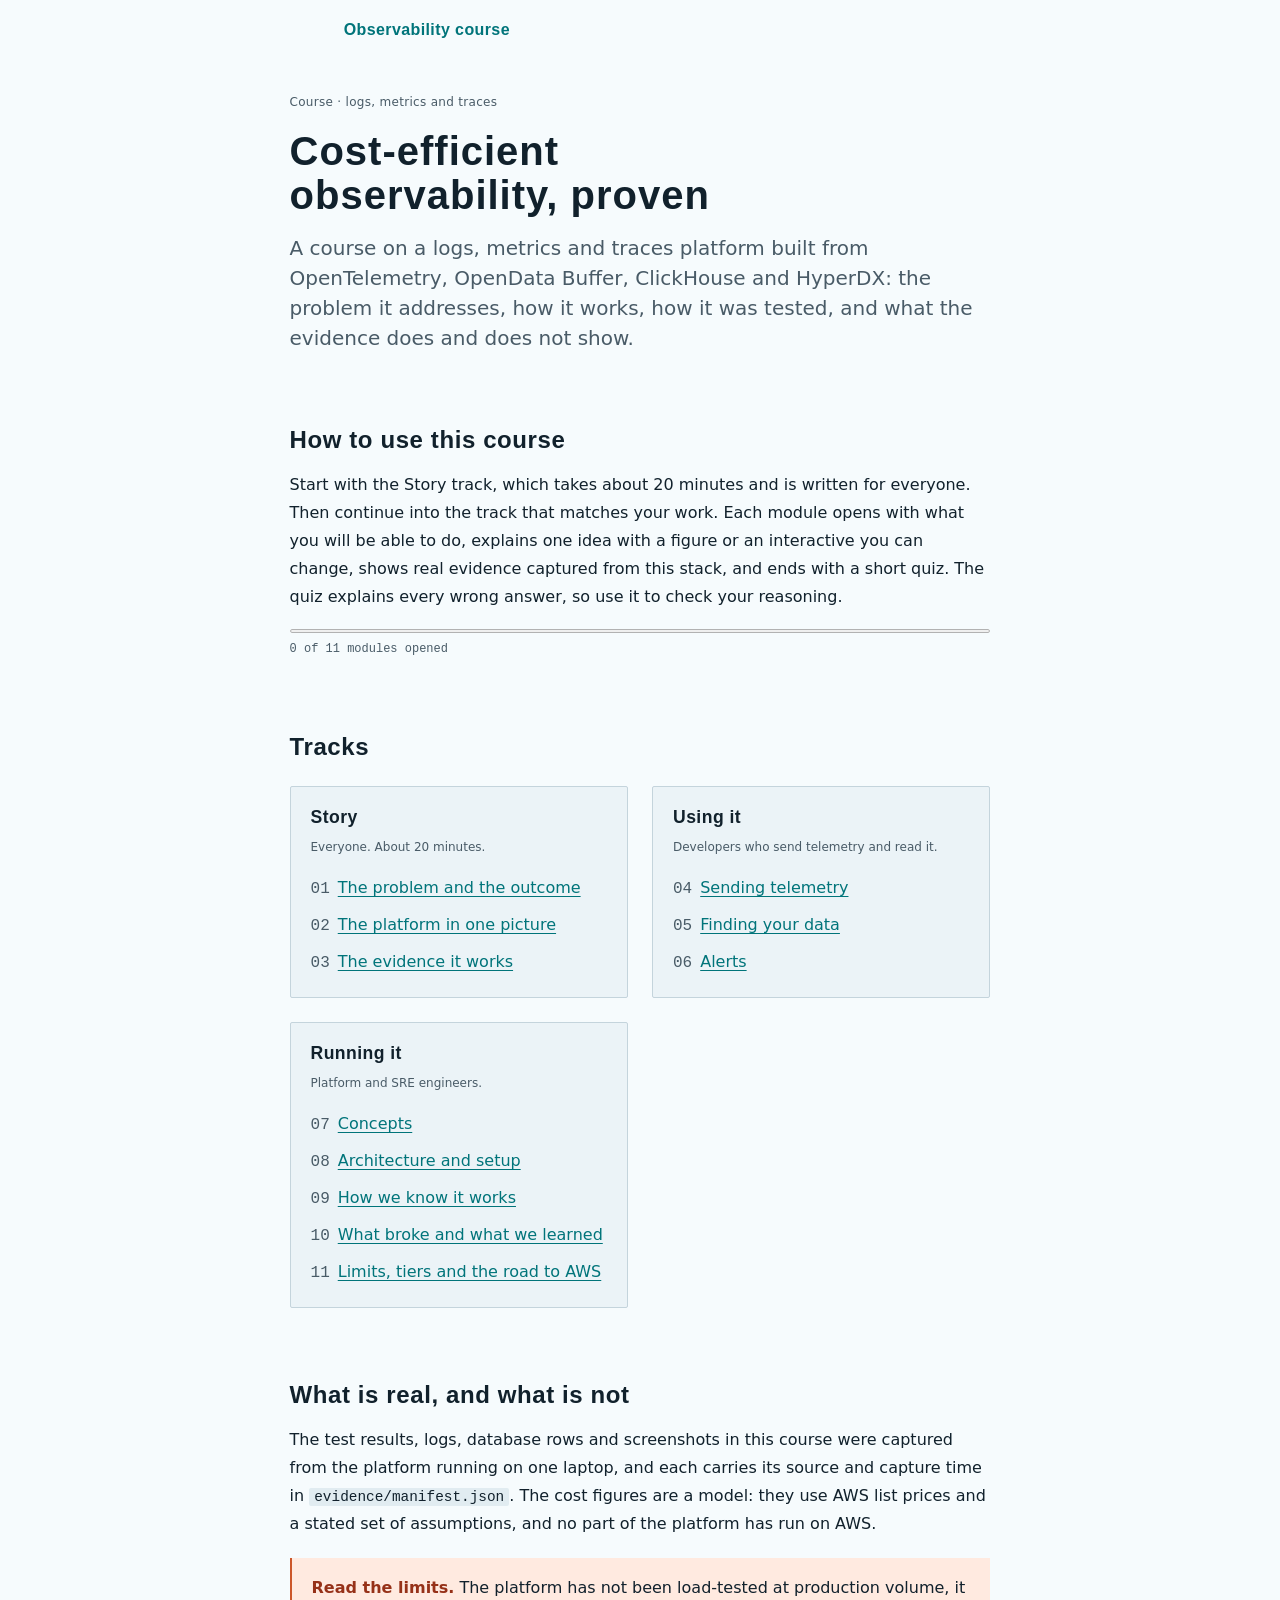
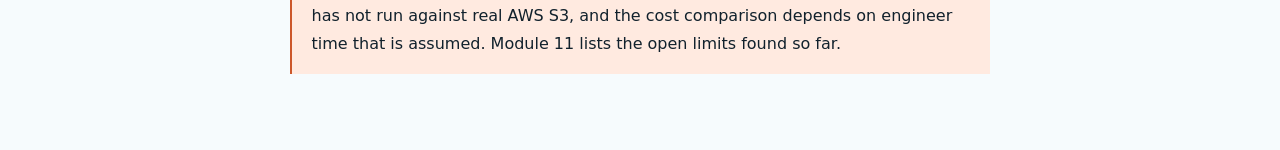
<file: course/index.html>
<!doctype html>
<html lang="en">
<head>
<meta charset="utf-8">
<meta name="viewport" content="width=device-width, initial-scale=1">
<title>Cost-efficient observability, proven</title>
<link rel="stylesheet" href="assets/tokens.css">
<link rel="stylesheet" href="assets/theme.css">
<link rel="stylesheet" href="assets/components.css">
<link rel="stylesheet" href="assets/local.css">
</head>
<body data-module="index">
<nav class="site-bar" aria-label="Course"><a class="brand" href="index.html">Observability course</a></nav>
<main>
  <header>
    <p class="meta">Course · logs, metrics and traces</p>
    <h1>Cost-efficient observability, proven</h1>
    <p class="lede">A course on a logs, metrics and traces platform built from OpenTelemetry, OpenData Buffer, ClickHouse and HyperDX: the problem it addresses, how it works, how it was tested, and what the evidence does and does not show.</p>
  </header>

  <section aria-labelledby="how">
    <h2 id="how">How to use this course</h2>
    <p>Start with the Story track, which takes about 20 minutes and is written for everyone. Then continue into the track that matches your work. Each module opens with what you will be able to do, explains one idea with a figure or an interactive you can change, shows real evidence captured from this stack, and ends with a short quiz. The quiz explains every wrong answer, so use it to check your reasoning.</p>
    <progress class="progress" value="0" max="11" aria-label="Modules opened"></progress>
    <p class="tag" data-progress-label>0 of 11 modules opened</p>
  </section>

  <section aria-labelledby="tracks">
    <h2 id="tracks">Tracks</h2>
    <div class="track-grid">
      <article class="track" aria-labelledby="t-story">
        <h3 id="t-story">Story</h3>
        <p class="for">Everyone. About 20 minutes.</p>
        <ul class="mods">
          <li data-module="m01"><span class="num">01</span><a href="modules/01-problem-and-outcome.html">The problem and the outcome</a></li>
          <li data-module="m02"><span class="num">02</span><a href="modules/02-platform-in-one-picture.html">The platform in one picture</a></li>
          <li data-module="m03"><span class="num">03</span><a href="modules/03-evidence-it-works.html">The evidence it works</a></li>
        </ul>
      </article>
      <article class="track" aria-labelledby="t-use">
        <h3 id="t-use">Using it</h3>
        <p class="for">Developers who send telemetry and read it.</p>
        <ul class="mods">
          <li data-module="m04"><span class="num">04</span><a href="modules/04-sending-telemetry.html">Sending telemetry</a></li>
          <li data-module="m05"><span class="num">05</span><a href="modules/05-finding-your-data.html">Finding your data</a></li>
          <li data-module="m06"><span class="num">06</span><a href="modules/06-alerts.html">Alerts</a></li>
        </ul>
      </article>
      <article class="track" aria-labelledby="t-run">
        <h3 id="t-run">Running it</h3>
        <p class="for">Platform and SRE engineers.</p>
        <ul class="mods">
          <li data-module="m07"><span class="num">07</span><a href="modules/07-concepts.html">Concepts</a></li>
          <li data-module="m08"><span class="num">08</span><a href="modules/08-architecture-and-setup.html">Architecture and setup</a></li>
          <li data-module="m09"><span class="num">09</span><a href="modules/09-how-we-know-it-works.html">How we know it works</a></li>
          <li data-module="m10"><span class="num">10</span><a href="modules/10-what-broke.html">What broke and what we learned</a></li>
          <li data-module="m11"><span class="num">11</span><a href="modules/11-limits-tiers-and-aws.html">Limits, tiers and the road to AWS</a></li>
        </ul>
      </article>
    </div>
  </section>

  <section aria-labelledby="real">
    <h2 id="real">What is real, and what is not</h2>
    <p>The test results, logs, database rows and screenshots in this course were captured from the platform running on one laptop, and each carries its source and capture time in <code>evidence/manifest.json</code>. The cost figures are a model: they use AWS list prices and a stated set of assumptions, and no part of the platform has run on AWS.</p>
    <aside class="caveat"><p><strong>Read the limits.</strong> The platform has not been load-tested at production volume, it has not run against real AWS S3, and the cost comparison depends on engineer time that is assumed. Module 11 lists the open limits found so far.</p></aside>
  </section>
</main>
<script src="assets/course.js" defer></script>
</body>
</html>
</file>
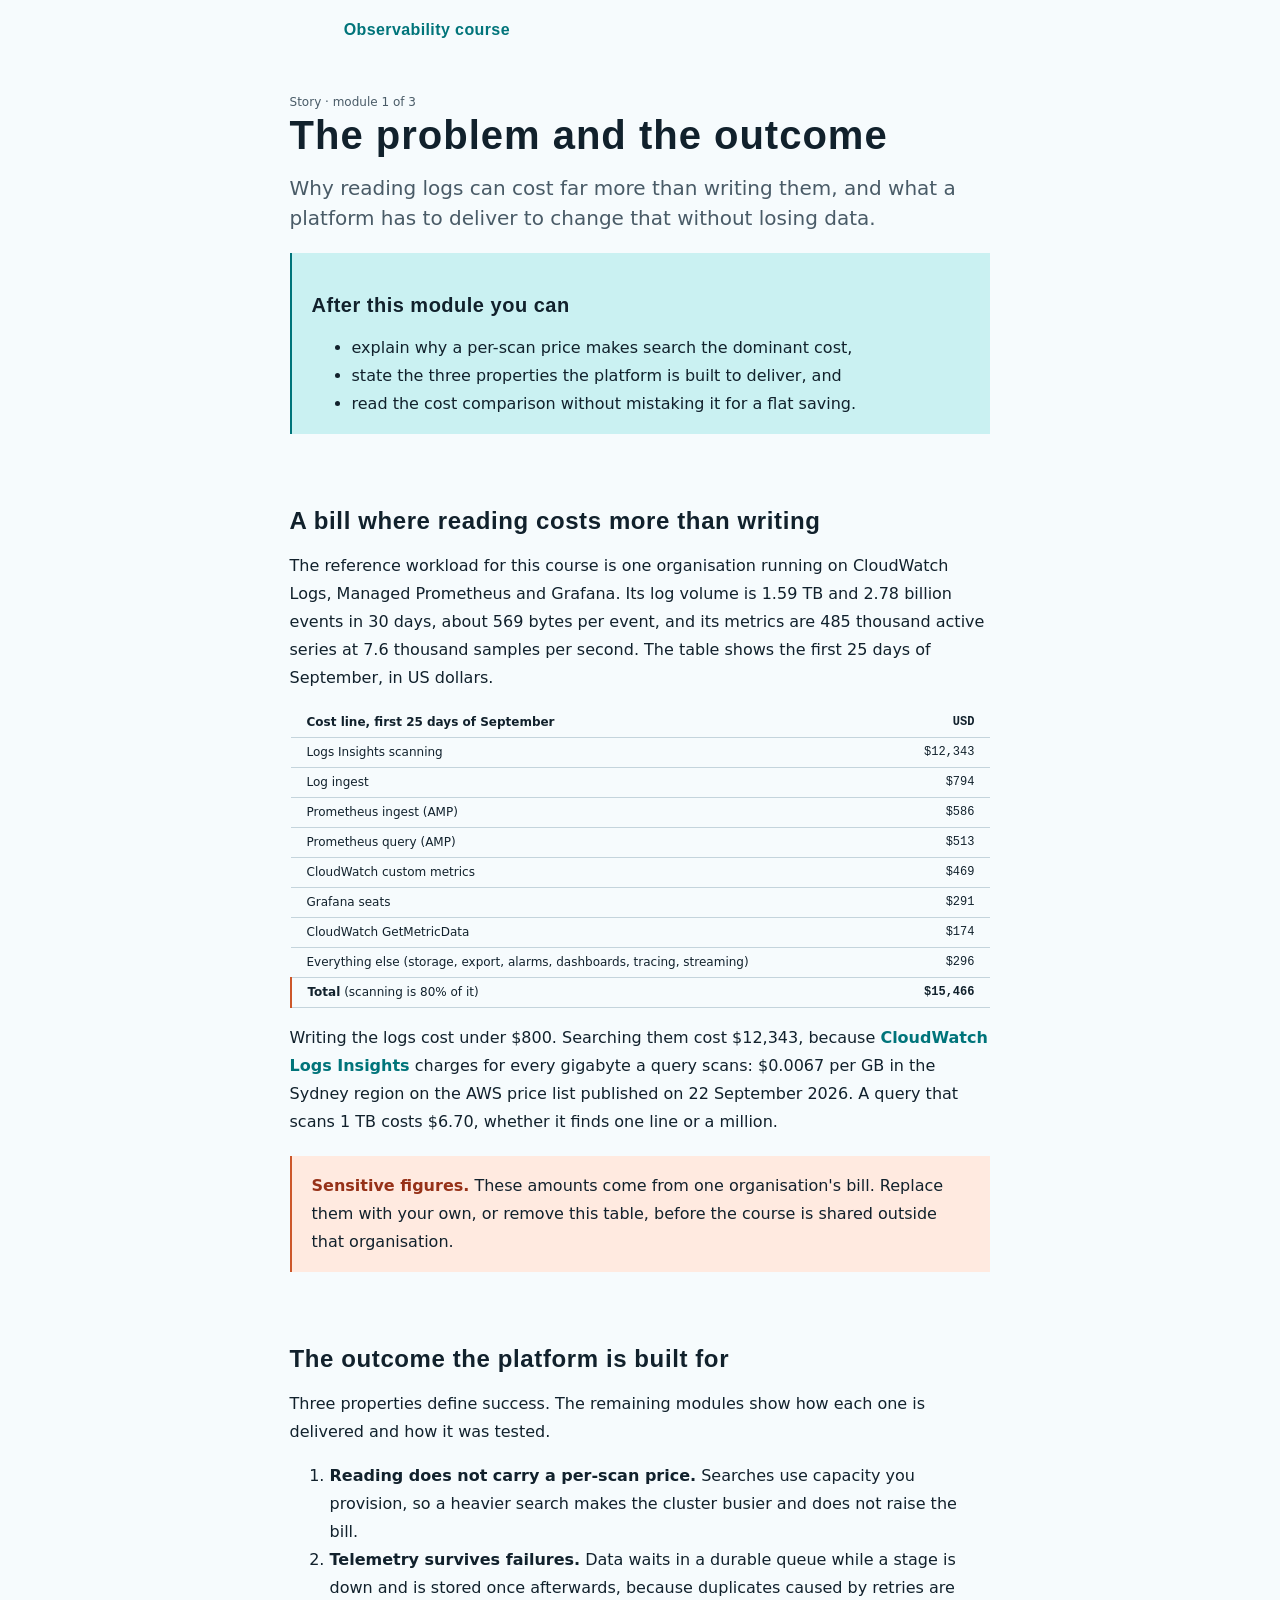
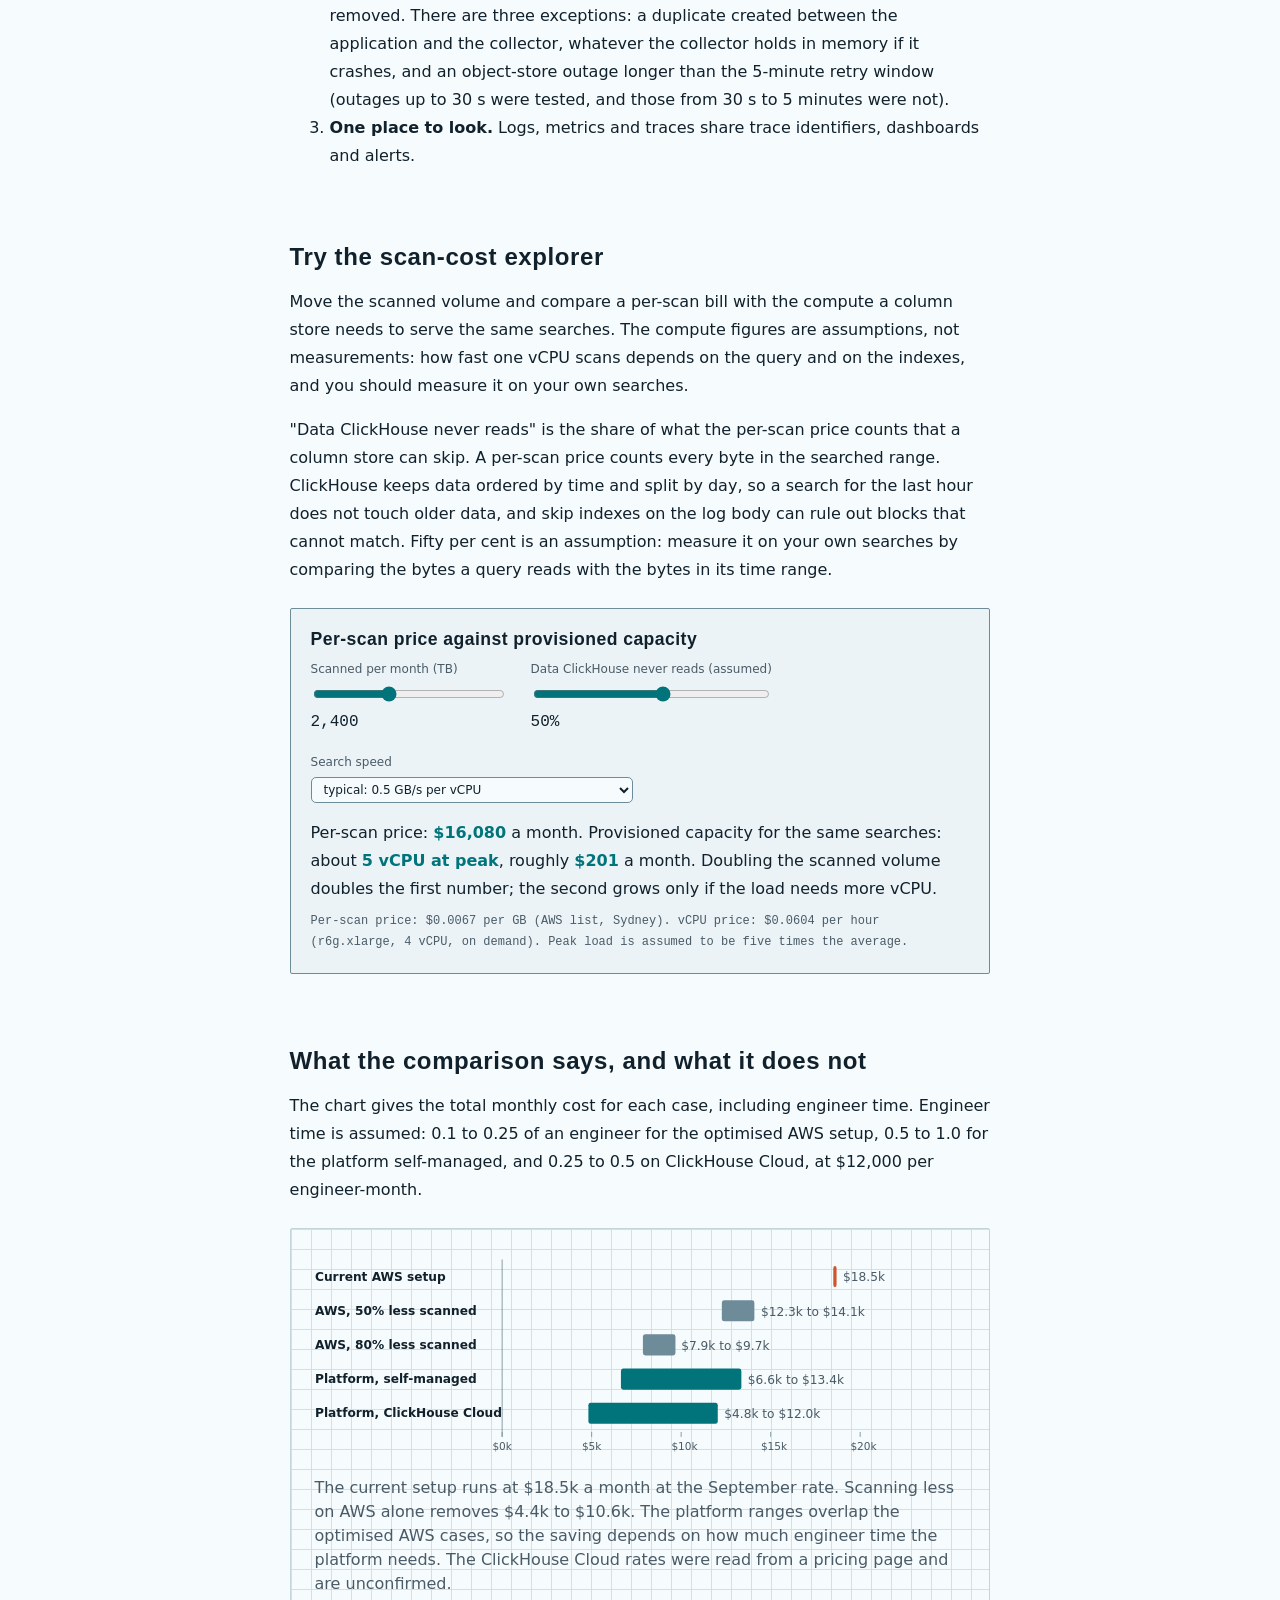
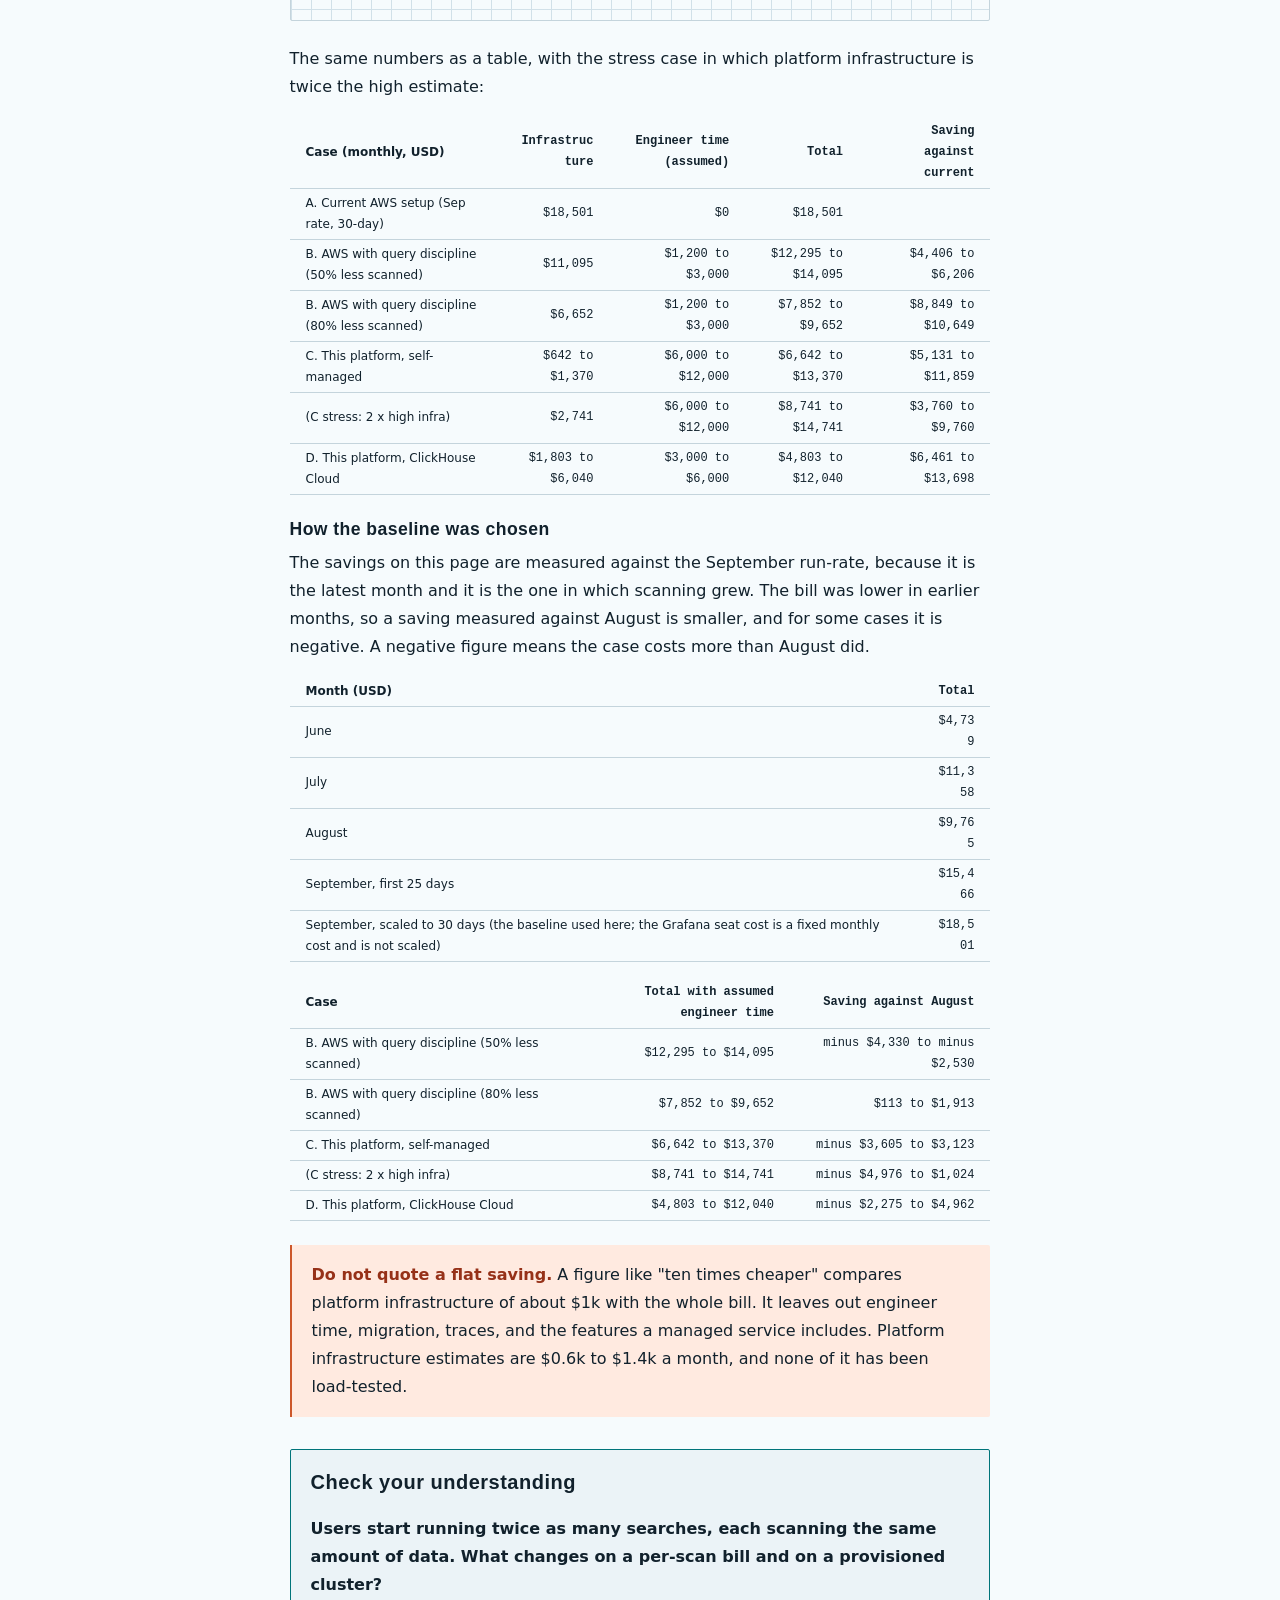
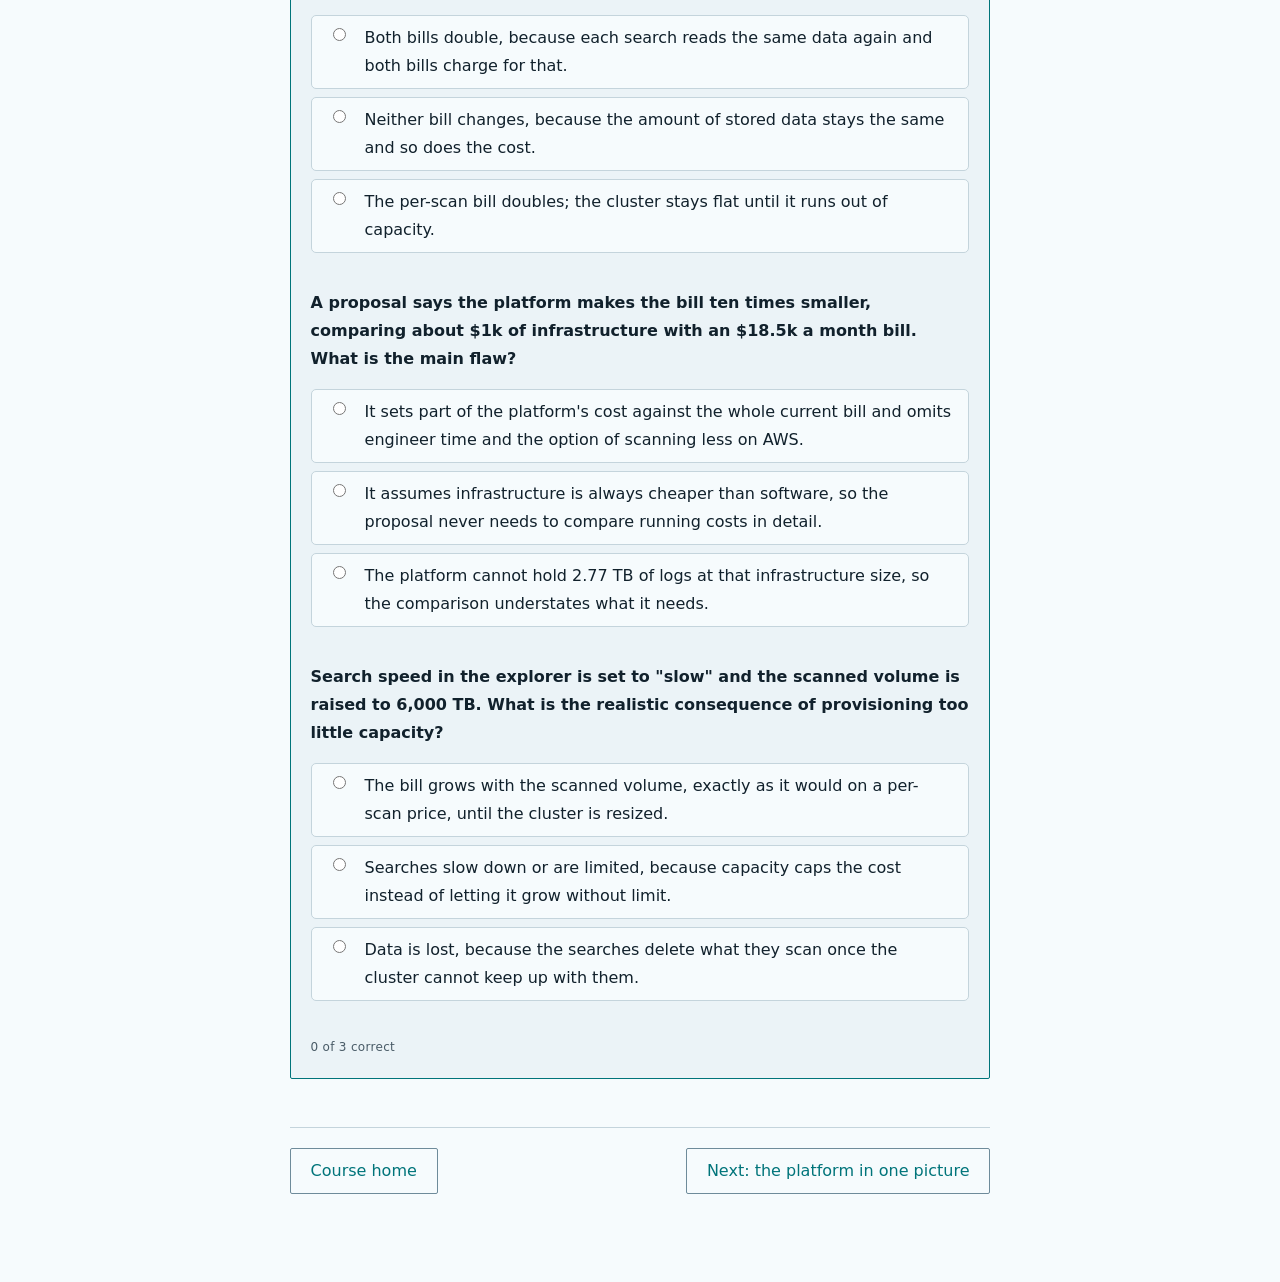
<file: course/modules/01-problem-and-outcome.html>
<!doctype html>
<html lang="en">
<head>
<meta charset="utf-8">
<meta name="viewport" content="width=device-width, initial-scale=1">
<title>The problem and the outcome</title>
<link rel="stylesheet" href="../assets/tokens.css">
<link rel="stylesheet" href="../assets/theme.css">
<link rel="stylesheet" href="../assets/components.css">
<link rel="stylesheet" href="../assets/local.css">
</head>
<body data-module="m01">
<nav class="site-bar" aria-label="Course"><a class="brand" href="../index.html">Observability course</a></nav>
<main>
  <header>
    <p class="crumbs">Story · module 1 of 3</p>
    <h1>The problem and the outcome</h1>
    <p class="lede">Why reading logs can cost far more than writing them, and what a platform has to deliver to change that without losing data.</p>
  </header>

  <section class="goals" aria-labelledby="goals">
    <h2 id="goals">After this module you can</h2>
    <ul>
      <li>explain why a per-scan price makes search the dominant cost,</li>
      <li>state the three properties the platform is built to deliver, and</li>
      <li>read the cost comparison without mistaking it for a flat saving.</li>
    </ul>
  </section>

  <section aria-labelledby="problem">
    <h2 id="problem">A bill where reading costs more than writing</h2>
    <p>The reference workload for this course is one organisation running on CloudWatch Logs, Managed Prometheus and Grafana. Its log volume is 1.59 TB and 2.78 billion events in 30 days, about 569 bytes per event, and its metrics are 485 thousand active series at 7.6 thousand samples per second. The table shows the first 25 days of September, in US dollars.</p>
    <table class="data">
      <thead><tr><th scope="col">Cost line, first 25 days of September</th><th scope="col" class="num">USD</th></tr></thead>
      <tbody>
<tr><td>Logs Insights scanning</td><td class="num">$12,343</td></tr>
<tr><td>Log ingest</td><td class="num">$794</td></tr>
<tr><td>Prometheus ingest (AMP)</td><td class="num">$586</td></tr>
<tr><td>Prometheus query (AMP)</td><td class="num">$513</td></tr>
<tr><td>CloudWatch custom metrics</td><td class="num">$469</td></tr>
<tr><td>Grafana seats</td><td class="num">$291</td></tr>
<tr><td>CloudWatch GetMetricData</td><td class="num">$174</td></tr>
<tr><td>Everything else (storage, export, alarms, dashboards, tracing, streaming)</td><td class="num">$296</td></tr>
        <tr class="is-bad"><td><strong>Total</strong> (scanning is 80% of it)</td><td class="num"><strong>$15,466</strong></td></tr>
      </tbody>
    </table>
    <p>Writing the logs cost under $800. Searching them cost $12,343, because <dfn>CloudWatch Logs Insights</dfn> charges for every gigabyte a query scans: $0.0067 per GB in the Sydney region on the AWS price list published on 22 September 2026. A query that scans 1 TB costs $6.70, whether it finds one line or a million.</p>
    <aside class="caveat"><p><strong>Sensitive figures.</strong> These amounts come from one organisation's bill. Replace them with your own, or remove this table, before the course is shared outside that organisation.</p></aside>
  </section>

  <section aria-labelledby="outcome">
    <h2 id="outcome">The outcome the platform is built for</h2>
    <p>Three properties define success. The remaining modules show how each one is delivered and how it was tested.</p>
    <ol>
      <li><strong>Reading does not carry a per-scan price.</strong> Searches use capacity you provision, so a heavier search makes the cluster busier and does not raise the bill.</li>
      <li><strong>Telemetry survives failures.</strong> Data waits in a durable queue while a stage is down and is stored once afterwards, because duplicates caused by retries are removed. There are three exceptions: a duplicate created between the application and the collector, whatever the collector holds in memory if it crashes, and an object-store outage longer than the 5-minute retry window (outages up to 30 s were tested, and those from 30 s to 5 minutes were not).</li>
      <li><strong>One place to look.</strong> Logs, metrics and traces share trace identifiers, dashboards and alerts.</li>
    </ol>
  </section>

  <section aria-labelledby="explorer">
    <h2 id="explorer">Try the scan-cost explorer</h2>
    <p>Move the scanned volume and compare a per-scan bill with the compute a column store needs to serve the same searches. The compute figures are assumptions, not measurements: how fast one vCPU scans depends on the query and on the indexes, and you should measure it on your own searches.</p>
    <p>"Data ClickHouse never reads" is the share of what the per-scan price counts that a column store can skip. A per-scan price counts every byte in the searched range. ClickHouse keeps data ordered by time and split by day, so a search for the last hour does not touch older data, and skip indexes on the log body can rule out blocks that cannot match. Fifty per cent is an assumption: measure it on your own searches by comparing the bytes a query reads with the bytes in its time range.</p>
    <div class="sim" id="scan-sim">
      <h3>Per-scan price against provisioned capacity</h3>
      <div class="controls">
        <label class="ctl">Scanned per month (TB)
          <input type="range" id="sc-tb" min="100" max="6000" step="50" value="2384"><output id="sc-tb-o">2,384</output></label>
        <label class="ctl">Data ClickHouse never reads (assumed)
          <input type="range" id="sc-prune" min="0" max="90" step="5" value="50"><output id="sc-prune-o">50%</output></label>
        <label class="ctl">Search speed
          <select id="sc-speed">
            <option value="2">fast: indexed filters, 2 GB/s per vCPU</option>
            <option value="0.5" selected>typical: 0.5 GB/s per vCPU</option>
            <option value="0.1">slow: substring on the body, 0.1 GB/s per vCPU</option>
          </select></label>
      </div>
      <p class="out" id="sc-out" aria-live="polite"></p>
      <p class="readout">Per-scan price: $0.0067 per GB (AWS list, Sydney). vCPU price: $0.0604 per hour (r6g.xlarge, 4 vCPU, on demand). Peak load is assumed to be five times the average.</p>
    </div>
  </section>

  <section aria-labelledby="compare">
    <h2 id="compare">What the comparison says, and what it does not</h2>
    <p>The chart gives the total monthly cost for each case, including engineer time. Engineer time is assumed: 0.1 to 0.25 of an engineer for the optimised AWS setup, 0.5 to 1.0 for the platform self-managed, and 0.25 to 0.5 on ClickHouse Cloud, at $12,000 per engineer-month.</p>
    <figure>
<svg viewBox="0 0 800 254" role="img" aria-labelledby="f-cost-t f-cost-d">
<title id="f-cost-t">Total monthly cost by case</title>
<desc id="f-cost-d">Ranges of total monthly cost, including assumed engineer time, for the current AWS setup, the same setup with less scanning, and this platform self-managed or on ClickHouse Cloud.</desc>
<line class="d-axis" x1="230" y1="8" x2="230" y2="226"/>
<text class="d-label" x="0" y="34">Current AWS setup</text>
<rect class="d-bar d-bar--warn" x="637" y="16" width="4" height="26" rx="3"/>
<text class="d-muted" x="649" y="35">$18.5k</text>
<text class="d-label" x="0" y="76">AWS, 50% less scanned</text>
<rect class="d-bar d-bar--muted" x="500" y="58" width="40" height="26" rx="3"/>
<text class="d-muted" x="548" y="77">$12.3k to $14.1k</text>
<text class="d-label" x="0" y="118">AWS, 80% less scanned</text>
<rect class="d-bar d-bar--muted" x="403" y="100" width="40" height="26" rx="3"/>
<text class="d-muted" x="450" y="119">$7.9k to $9.7k</text>
<text class="d-label" x="0" y="160">Platform, self-managed</text>
<rect class="d-bar" x="376" y="142" width="148" height="26" rx="3"/>
<text class="d-muted" x="532" y="161">$6.6k to $13.4k</text>
<text class="d-label" x="0" y="202">Platform, ClickHouse Cloud</text>
<rect class="d-bar" x="336" y="184" width="159" height="26" rx="3"/>
<text class="d-muted" x="503" y="203">$4.8k to $12.0k</text>
<line class="d-axis" x1="230" y1="220" x2="230" y2="226"/><text class="d-tick" x="218" y="242">$0k</text>
<line class="d-axis" x1="340" y1="220" x2="340" y2="226"/><text class="d-tick" x="328" y="242">$5k</text>
<line class="d-axis" x1="450" y1="220" x2="450" y2="226"/><text class="d-tick" x="438" y="242">$10k</text>
<line class="d-axis" x1="560" y1="220" x2="560" y2="226"/><text class="d-tick" x="548" y="242">$15k</text>
<line class="d-axis" x1="670" y1="220" x2="670" y2="226"/><text class="d-tick" x="658" y="242">$20k</text>
</svg>
      <figcaption>The current setup runs at $18.5k a month at the September rate. Scanning less on AWS alone removes $4.4k to $10.6k. The platform ranges overlap the optimised AWS cases, so the saving depends on how much engineer time the platform needs. The ClickHouse Cloud rates were read from a pricing page and are unconfirmed.</figcaption>
    </figure>
    <p>The same numbers as a table, with the stress case in which platform infrastructure is twice the high estimate:</p>
    <table class="data">
<thead><tr><th scope="col">Case (monthly, USD)</th><th scope="col" class="num">Infrastructure</th><th scope="col" class="num">Engineer time (assumed)</th><th scope="col" class="num">Total</th><th scope="col" class="num">Saving against current</th></tr></thead>
<tbody>
<tr><td>A. Current AWS setup (Sep rate, 30-day)</td><td class="num">$18,501</td><td class="num">$0</td><td class="num">$18,501</td><td class="num"></td></tr>
<tr><td>B. AWS with query discipline (50% less scanned)</td><td class="num">$11,095</td><td class="num">$1,200 to $3,000</td><td class="num">$12,295 to $14,095</td><td class="num">$4,406 to $6,206</td></tr>
<tr><td>B. AWS with query discipline (80% less scanned)</td><td class="num">$6,652</td><td class="num">$1,200 to $3,000</td><td class="num">$7,852 to $9,652</td><td class="num">$8,849 to $10,649</td></tr>
<tr><td>C. This platform, self-managed</td><td class="num">$642 to $1,370</td><td class="num">$6,000 to $12,000</td><td class="num">$6,642 to $13,370</td><td class="num">$5,131 to $11,859</td></tr>
<tr><td>(C stress: 2 x high infra)</td><td class="num">$2,741</td><td class="num">$6,000 to $12,000</td><td class="num">$8,741 to $14,741</td><td class="num">$3,760 to $9,760</td></tr>
<tr><td>D. This platform, ClickHouse Cloud</td><td class="num">$1,803 to $6,040</td><td class="num">$3,000 to $6,000</td><td class="num">$4,803 to $12,040</td><td class="num">$6,461 to $13,698</td></tr>
</tbody>
</table>
    <h3>How the baseline was chosen</h3>
    <p>The savings on this page are measured against the September run-rate, because it is the latest month and it is the one in which scanning grew. The bill was lower in earlier months, so a saving measured against August is smaller, and for some cases it is negative. A negative figure means the case costs more than August did.</p>
    <table class="data"><thead><tr><th scope="col">Month (USD)</th><th scope="col" class="num">Total</th></tr></thead><tbody><tr><td>June</td><td class="num">$4,739</td></tr><tr><td>July</td><td class="num">$11,358</td></tr><tr><td>August</td><td class="num">$9,765</td></tr><tr><td>September, first 25 days</td><td class="num">$15,466</td></tr><tr><td>September, scaled to 30 days (the baseline used here; the Grafana seat cost is a fixed monthly cost and is not scaled)</td><td class="num">$18,501</td></tr></tbody></table>
    <table class="data"><thead><tr><th scope="col">Case</th><th scope="col" class="num">Total with assumed engineer time</th><th scope="col" class="num">Saving against August</th></tr></thead><tbody><tr><td>B. AWS with query discipline (50% less scanned)</td><td class="num">$12,295 to $14,095</td><td class="num">minus $4,330 to minus $2,530</td></tr><tr><td>B. AWS with query discipline (80% less scanned)</td><td class="num">$7,852 to $9,652</td><td class="num">$113 to $1,913</td></tr><tr><td>C. This platform, self-managed</td><td class="num">$6,642 to $13,370</td><td class="num">minus $3,605 to $3,123</td></tr><tr><td>(C stress: 2 x high infra)</td><td class="num">$8,741 to $14,741</td><td class="num">minus $4,976 to $1,024</td></tr><tr><td>D. This platform, ClickHouse Cloud</td><td class="num">$4,803 to $12,040</td><td class="num">minus $2,275 to $4,962</td></tr></tbody></table>
    <aside class="note"><p><strong>Do not quote a flat saving.</strong> A figure like "ten times cheaper" compares platform infrastructure of about $1k with the whole bill. It leaves out engineer time, migration, traces, and the features a managed service includes. Platform infrastructure estimates are $0.6k to $1.4k a month, and none of it has been load-tested.</p></aside>
  </section>

  <section class="quiz" data-quiz aria-labelledby="quiz-h">
    <h2 id="quiz-h">Check your understanding</h2>

    <fieldset class="q" data-answer="c">
      <legend>Users start running twice as many searches, each scanning the same amount of data. What changes on a per-scan bill and on a provisioned cluster?</legend>
      <label class="opt"><input type="radio" name="q1" value="a">
        <span>Both bills double, because each search reads the same data again and both bills charge for that.<span class="why">Only the per-scan bill follows the scanned volume; a provisioned cluster costs the same whatever it scans, so revisit how each is priced.</span></span></label>
      <label class="opt"><input type="radio" name="q1" value="b">
        <span>Neither bill changes, because the amount of stored data stays the same and so does the cost.<span class="why">The per-scan bill is proportional to bytes scanned, so doubling the searches doubles it.</span></span></label>
      <label class="opt"><input type="radio" name="q1" value="c">
        <span>The per-scan bill doubles; the cluster stays flat until it runs out of capacity.<span class="why">Scan-priced cost is proportional to scanned data, while a cluster only costs more once load needs more vCPU, or searches get slower.</span></span></label>
      <p class="feedback" role="status" aria-live="polite"></p>
    </fieldset>

    <fieldset class="q" data-answer="a">
      <legend>A proposal says the platform makes the bill ten times smaller, comparing about $1k of infrastructure with an $18.5k a month bill. What is the main flaw?</legend>
      <label class="opt"><input type="radio" name="q2" value="a">
        <span>It sets part of the platform's cost against the whole current bill and omits engineer time and the option of scanning less on AWS.<span class="why">Adding assumed engineer time and the optimised AWS case brings the ranges close together, which is why the saving depends on staffing.</span></span></label>
      <label class="opt"><input type="radio" name="q2" value="b">
        <span>It assumes infrastructure is always cheaper than software, so the proposal never needs to compare running costs in detail.<span class="why">That is not a rule, and the flaw is in what the comparison leaves out, not in the category of cost.</span></span></label>
      <label class="opt"><input type="radio" name="q2" value="c">
        <span>The platform cannot hold 2.77 TB of logs at that infrastructure size, so the comparison understates what it needs.<span class="why">Storage of that size fits easily; the issue is the scope of the comparison, not capacity.</span></span></label>
      <p class="feedback" role="status" aria-live="polite"></p>
    </fieldset>

    <fieldset class="q" data-answer="b">
      <legend>Search speed in the explorer is set to "slow" and the scanned volume is raised to 6,000 TB. What is the realistic consequence of provisioning too little capacity?</legend>
      <label class="opt"><input type="radio" name="q3" value="a">
        <span>The bill grows with the scanned volume, exactly as it would on a per-scan price, until the cluster is resized.<span class="why">That is the per-scan model; on a cluster the cost is fixed by the vCPU you run.</span></span></label>
      <label class="opt"><input type="radio" name="q3" value="b">
        <span>Searches slow down or are limited, because capacity caps the cost instead of letting it grow without limit.<span class="why">With provisioned capacity the trade is performance, not price, which is why read limits and quotas matter.</span></span></label>
      <label class="opt"><input type="radio" name="q3" value="c">
        <span>Data is lost, because the searches delete what they scan once the cluster cannot keep up with them.<span class="why">Searches only read; capacity limits affect speed, not stored data.</span></span></label>
      <p class="feedback" role="status" aria-live="polite"></p>
    </fieldset>

    <p class="score" aria-live="polite"></p>
    <p class="gate" hidden>All correct. Continue to module 2, the platform in one picture.</p>
  </section>

  <nav class="pager" aria-label="Module navigation">
    <a href="../index.html">Course home</a>
    <a class="next" href="02-platform-in-one-picture.html">Next: the platform in one picture</a>
  </nav>
</main>
<script src="../assets/quiz.js" defer></script>
<script src="../assets/course.js" defer></script>
<script src="../assets/sim-scan-cost.js" defer></script>
</body>
</html>
</file>
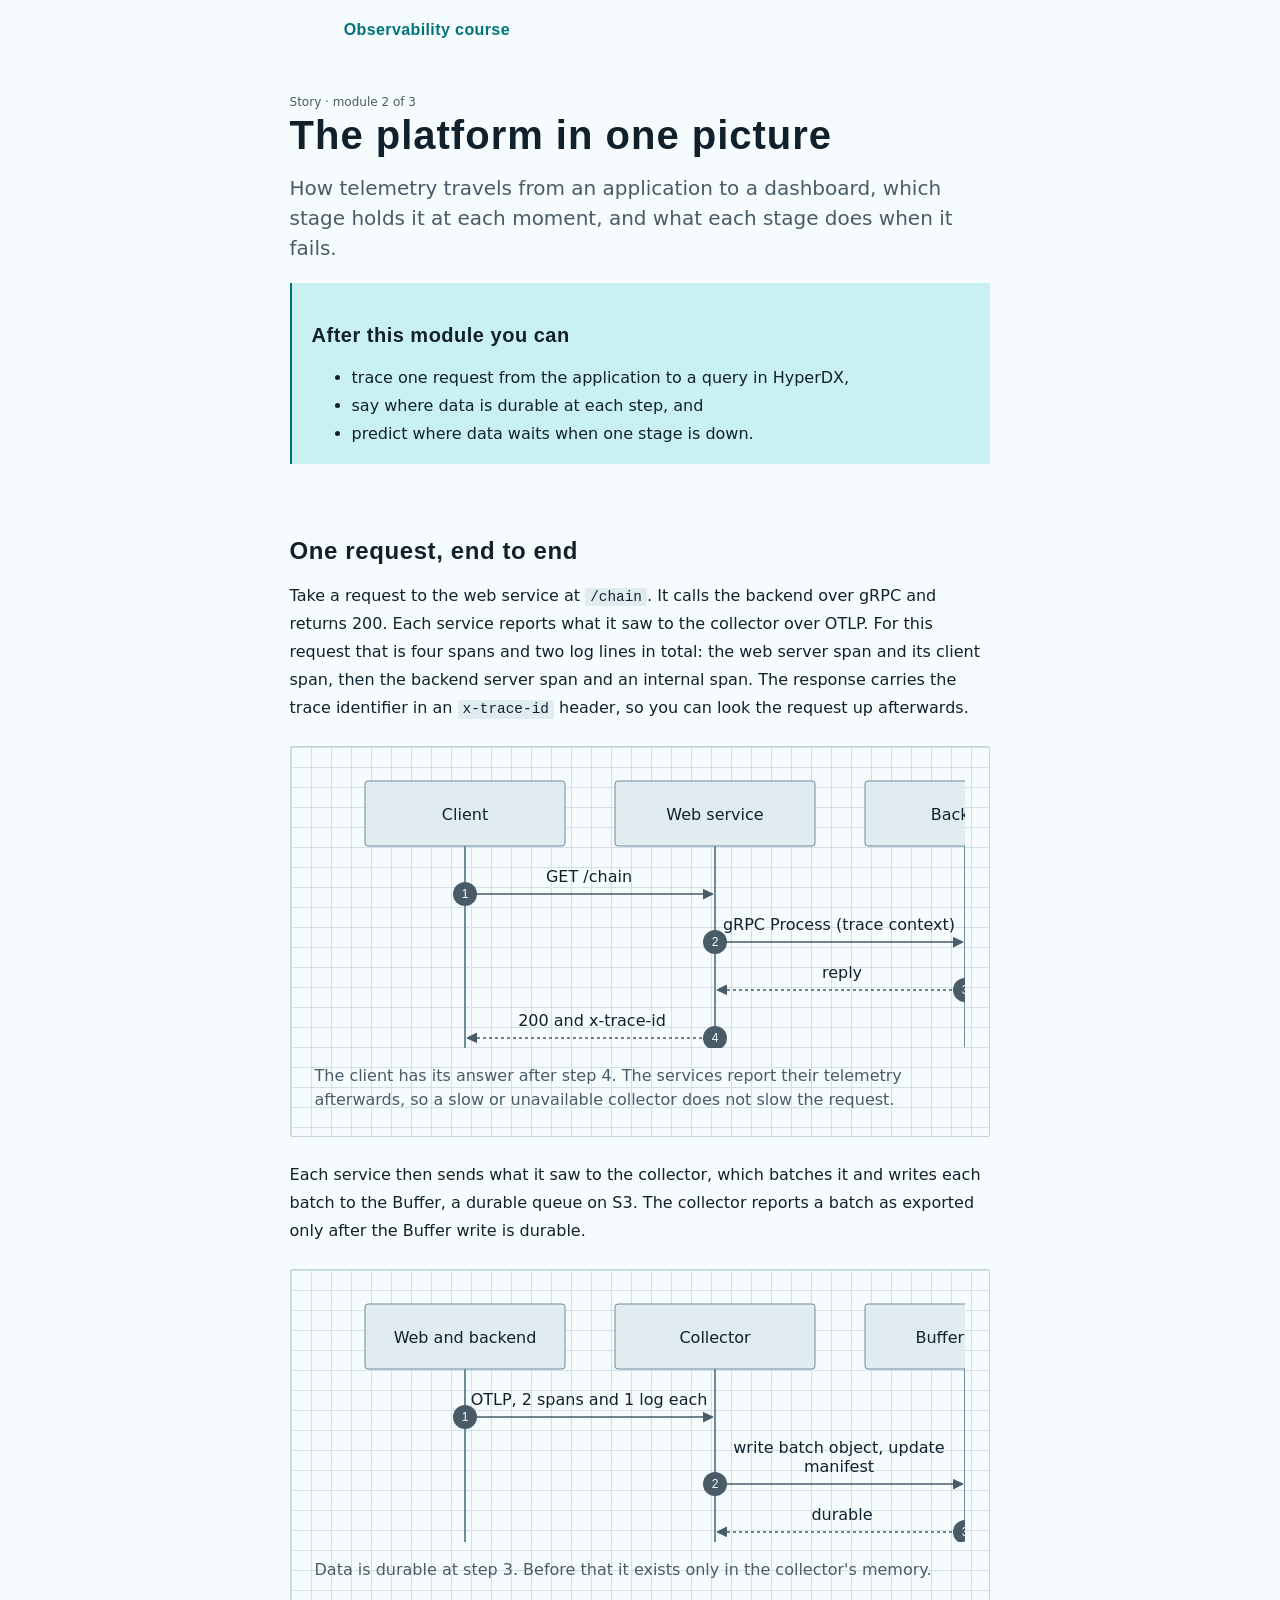
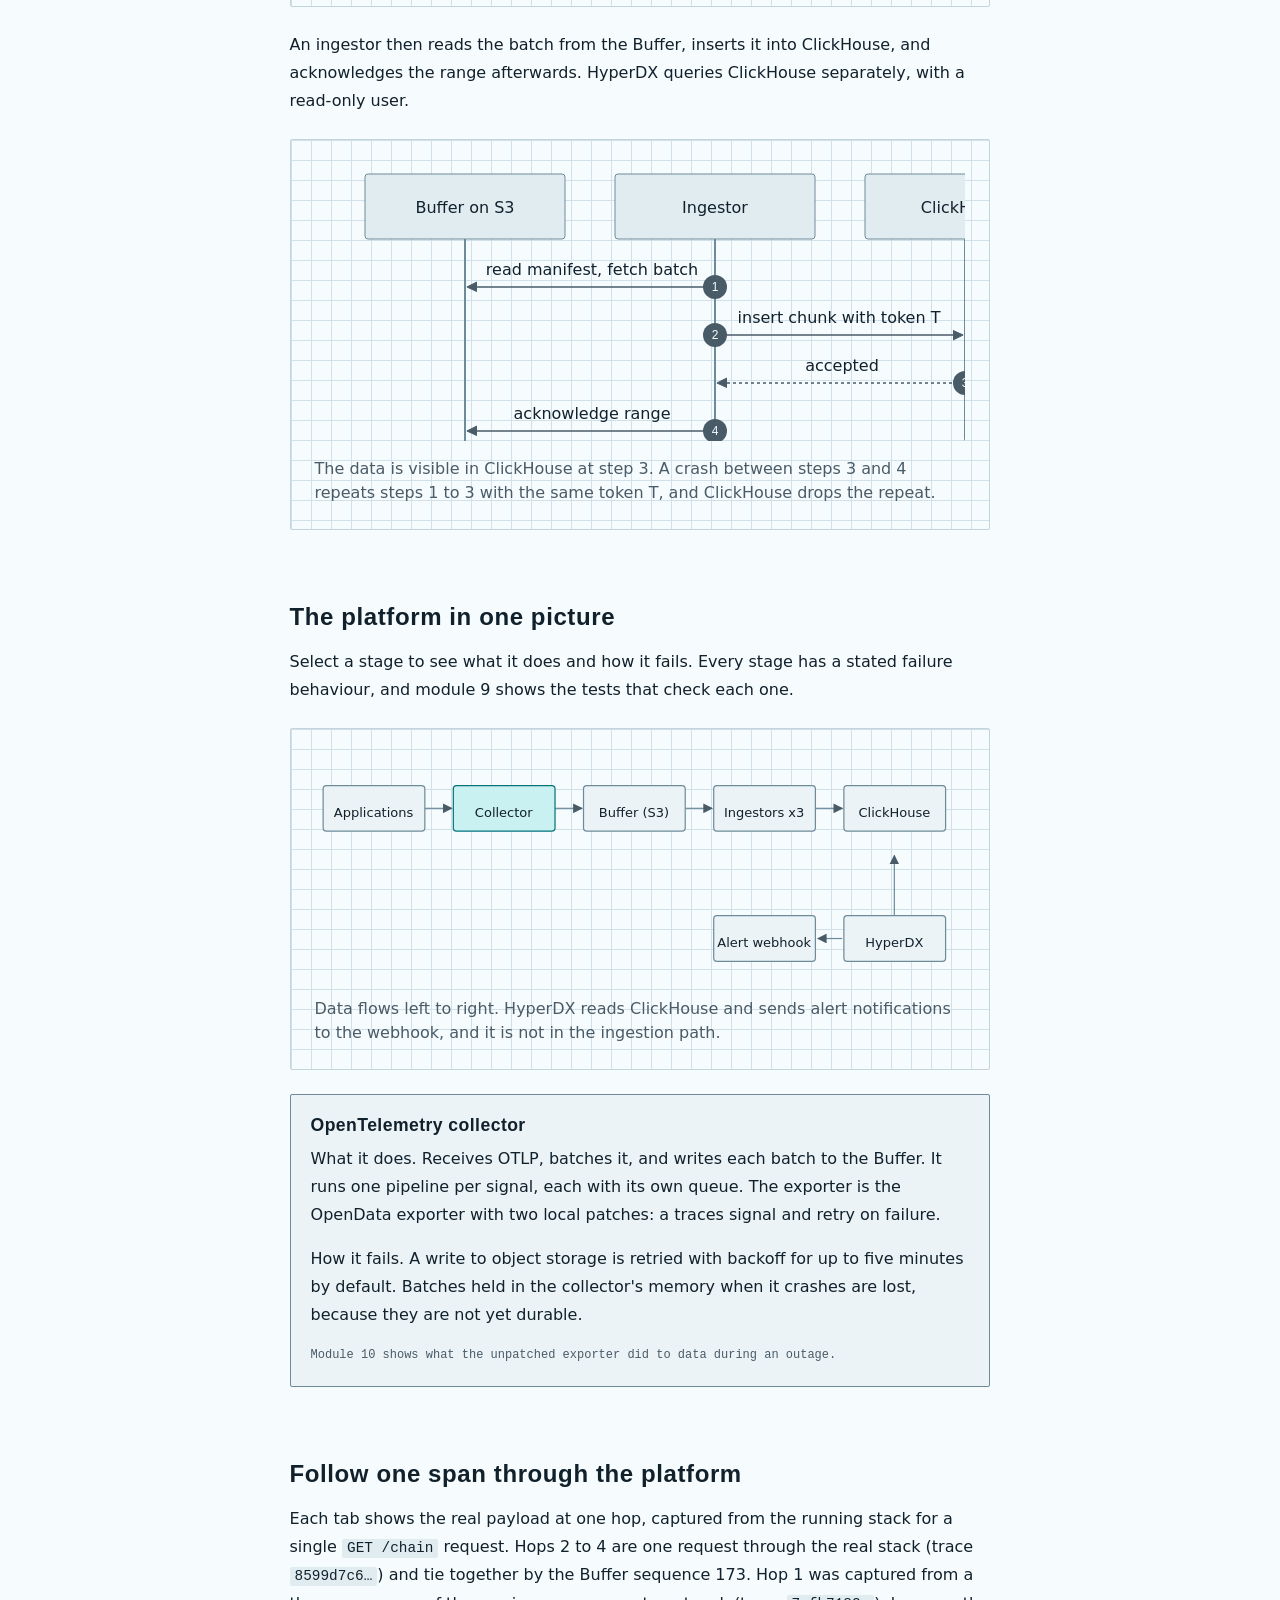
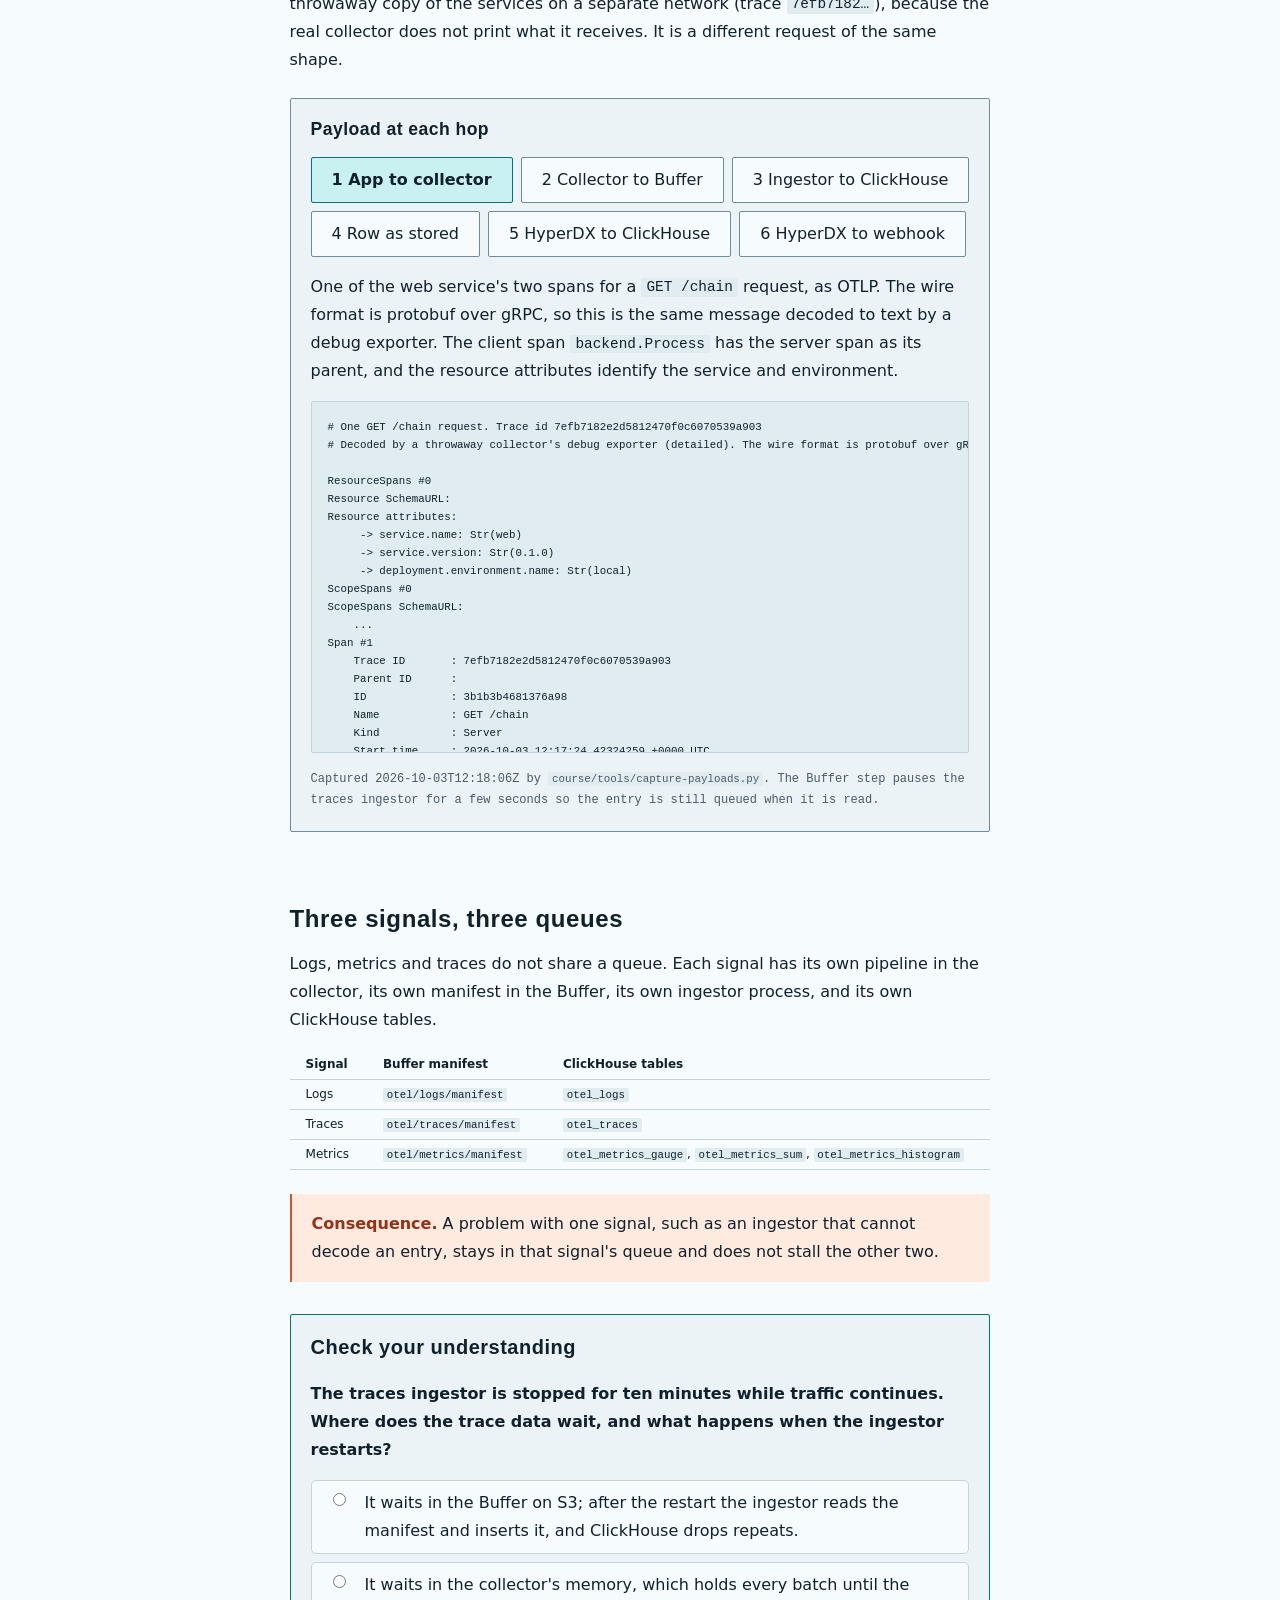
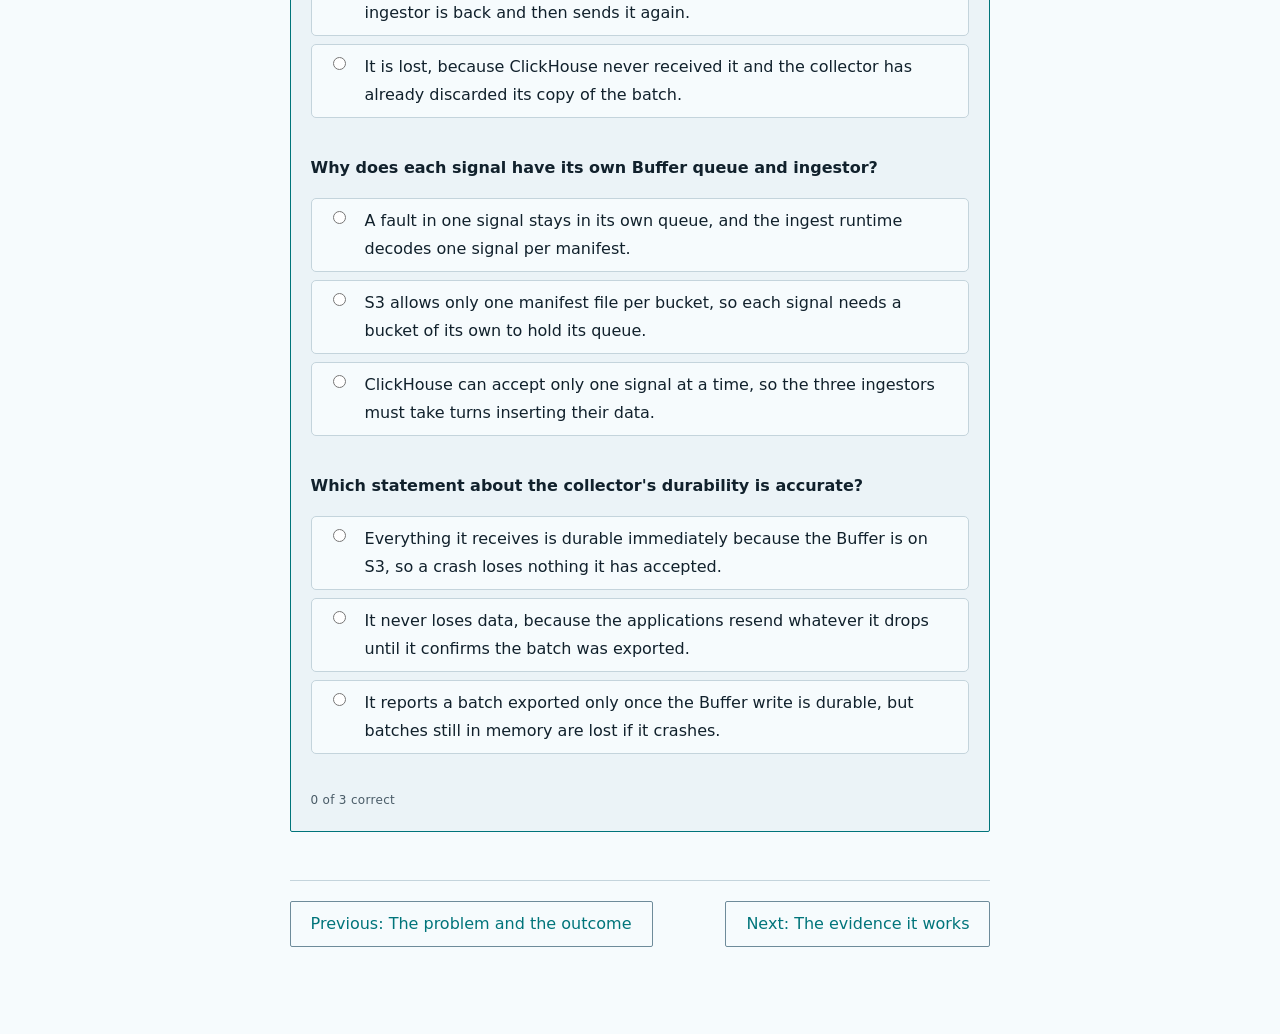
<file: course/modules/02-platform-in-one-picture.html>
<!doctype html>
<html lang="en">
<head>
<meta charset="utf-8">
<meta name="viewport" content="width=device-width, initial-scale=1">
<title>The platform in one picture</title>
<link rel="stylesheet" href="../assets/tokens.css">
<link rel="stylesheet" href="../assets/theme.css">
<link rel="stylesheet" href="../assets/components.css">
<link rel="stylesheet" href="../assets/local.css">
</head>
<body data-module="m02">
<nav class="site-bar" aria-label="Course"><a class="brand" href="../index.html">Observability course</a></nav>
<main>
  <header>
    <p class="crumbs">Story · module 2 of 3</p>
    <h1>The platform in one picture</h1>
    <p class="lede">How telemetry travels from an application to a dashboard, which stage holds it at each moment, and what each stage does when it fails.</p>
  </header>

  <section class="goals" aria-labelledby="goals">
    <h2 id="goals">After this module you can</h2>
    <ul>
      <li>trace one request from the application to a query in HyperDX,</li>
      <li>say where data is durable at each step, and</li>
      <li>predict where data waits when one stage is down.</li>
    </ul>
  </section>

  <section aria-labelledby="path">
    <h2 id="path">One request, end to end</h2>
    <p>Take a request to the web service at <code>/chain</code>. It calls the backend over gRPC and returns 200. Each service reports what it saw to the collector over OTLP. For this request that is four spans and two log lines in total: the web server span and its client span, then the backend server span and an internal span. The response carries the trace identifier in an <code>x-trace-id</code> header, so you can look the request up afterwards.</p>
    <figure>
      <pre class="mermaid">
sequenceDiagram
  autonumber
  participant C as Client
  participant W as Web service
  participant B as Backend
  C->>W: GET /chain
  W->>B: gRPC Process (trace context)
  B-->>W: reply
  W-->>C: 200 and x-trace-id
      </pre>
      <figcaption>The client has its answer after step 4. The services report their telemetry afterwards, so a slow or unavailable collector does not slow the request.</figcaption>
    </figure>
    <p>Each service then sends what it saw to the collector, which batches it and writes each batch to the Buffer, a durable queue on S3. The collector reports a batch as exported only after the Buffer write is durable.</p>
    <figure>
      <pre class="mermaid">
sequenceDiagram
  autonumber
  participant S as Web and backend
  participant X as Collector
  participant Q as Buffer on S3
  S->>X: OTLP, 2 spans and 1 log each
  X->>Q: write batch object, update manifest
  Q-->>X: durable
      </pre>
      <figcaption>Data is durable at step 3. Before that it exists only in the collector's memory.</figcaption>
    </figure>
    <p>An ingestor then reads the batch from the Buffer, inserts it into ClickHouse, and acknowledges the range afterwards. HyperDX queries ClickHouse separately, with a read-only user.</p>
    <figure>
      <pre class="mermaid">
sequenceDiagram
  autonumber
  participant Q as Buffer on S3
  participant I as Ingestor
  participant D as ClickHouse
  I->>Q: read manifest, fetch batch
  I->>D: insert chunk with token T
  D-->>I: accepted
  I->>Q: acknowledge range
      </pre>
      <figcaption>The data is visible in ClickHouse at step 3. A crash between steps 3 and 4 repeats steps 1 to 3 with the same token T, and ClickHouse drops the repeat.</figcaption>
    </figure>
  </section>

  <section aria-labelledby="picture">
    <h2 id="picture">The platform in one picture</h2>
    <p>Select a stage to see what it does and how it fails. Every stage has a stated failure behaviour, and module 9 shows the tests that check each one.</p>
    <figure>
      <svg viewBox="0 0 800 280" role="img" aria-labelledby="arch-t arch-d">
<title id="arch-t">Architecture of the platform</title>
<desc id="arch-d">Applications send OTLP to the collector, which writes to the Buffer on S3. Ingestors read the Buffer and insert into ClickHouse. HyperDX reads ClickHouse and posts alerts to a webhook.</desc>
<defs><marker id="arr" viewBox="0 0 10 10" refX="9" refY="5" markerWidth="8" markerHeight="8" orient="auto"><path class="d-arrowhead" d="M0 0 L10 5 L0 10 z"/></marker></defs>
<path class="d-edge" d="M135 68 L168 68" marker-end="url(#arr)"/>
<path class="d-edge" d="M295 68 L328 68" marker-end="url(#arr)"/>
<path class="d-edge" d="M455 68 L488 68" marker-end="url(#arr)"/>
<path class="d-edge" d="M615 68 L648 68" marker-end="url(#arr)"/>
<path class="d-edge" d="M712 200 L712 126" marker-end="url(#arr)"/>
<path class="d-edge" d="M648 228 L618 228" marker-end="url(#arr)"/>
<g data-node="apps" tabindex="0" role="button" aria-pressed="false" aria-label="Applications: show details"><rect class="d-node" x="10" y="40" width="125" height="56" rx="4"/><text class="d-text" x="72" y="73">Applications</text></g>
<g data-node="collector" tabindex="0" role="button" aria-pressed="false" aria-label="Collector: show details"><rect class="d-node" x="170" y="40" width="125" height="56" rx="4"/><text class="d-text" x="232" y="73">Collector</text></g>
<g data-node="buffer" tabindex="0" role="button" aria-pressed="false" aria-label="Buffer on S3: show details"><rect class="d-node" x="330" y="40" width="125" height="56" rx="4"/><text class="d-text" x="392" y="73">Buffer (S3)</text></g>
<g data-node="ingestors" tabindex="0" role="button" aria-pressed="false" aria-label="Ingestors: show details"><rect class="d-node" x="490" y="40" width="125" height="56" rx="4"/><text class="d-text" x="552" y="73">Ingestors x3</text></g>
<g data-node="clickhouse" tabindex="0" role="button" aria-pressed="false" aria-label="ClickHouse: show details"><rect class="d-node" x="650" y="40" width="125" height="56" rx="4"/><text class="d-text" x="712" y="73">ClickHouse</text></g>
<g data-node="hyperdx" tabindex="0" role="button" aria-pressed="false" aria-label="HyperDX: show details"><rect class="d-node" x="650" y="200" width="125" height="56" rx="4"/><text class="d-text" x="712" y="233">HyperDX</text></g>
<g data-node="webhook" tabindex="0" role="button" aria-pressed="false" aria-label="Alert webhook: show details"><rect class="d-node" x="490" y="200" width="125" height="56" rx="4"/><text class="d-text" x="552" y="233">Alert webhook</text></g>
</svg>
      <figcaption>Data flows left to right. HyperDX reads ClickHouse and sends alert notifications to the webhook, and it is not in the ingestion path.</figcaption>
    </figure>
    <div class="sim" id="arch-panel">
      <h3 id="arch-name">Select a stage</h3>
      <p id="arch-does"></p>
      <p id="arch-fails"></p>
      <p class="readout" id="arch-evid"></p>
    </div>
  </section>

  <section aria-labelledby="payloads">
    <h2 id="payloads">Follow one span through the platform</h2>
    <p>Each tab shows the real payload at one hop, captured from the running stack for a single <code>GET /chain</code> request. Hops 2 to 4 are one request through the real stack (trace <code>8599d7c6…</code>) and tie together by the Buffer sequence 173. Hop 1 was captured from a throwaway copy of the services on a separate network (trace <code>7efb7182…</code>), because the real collector does not print what it receives. It is a different request of the same shape.</p>
    <div class="sim" id="payload-tour">
      <h3>Payload at each hop</h3>
      <p class="controls-row"><button type="button" class="btn btn--tab" data-payload-tab="otlp" aria-pressed="false">1 App to collector</button> <button type="button" class="btn btn--tab" data-payload-tab="buffer" aria-pressed="false">2 Collector to Buffer</button> <button type="button" class="btn btn--tab" data-payload-tab="insert" aria-pressed="false">3 Ingestor to ClickHouse</button> <button type="button" class="btn btn--tab" data-payload-tab="row" aria-pressed="false">4 Row as stored</button> <button type="button" class="btn btn--tab" data-payload-tab="sql" aria-pressed="false">5 HyperDX to ClickHouse</button> <button type="button" class="btn btn--tab" data-payload-tab="hook" aria-pressed="false">6 HyperDX to webhook</button></p>
      <div data-payload-panel="otlp" hidden><p>One of the web service's two spans for a <code>GET /chain</code> request, as OTLP. The wire format is protobuf over gRPC, so this is the same message decoded to text by a debug exporter. The client span <code>backend.Process</code> has the server span as its parent, and the resource attributes identify the service and environment.</p><pre class="log"><code># One GET /chain request. Trace id 7efb7182e2d5812470f0c6070539a903
# Decoded by a throwaway collector&#x27;s debug exporter (detailed). The wire format is protobuf over gRPC.

ResourceSpans #0
Resource SchemaURL: 
Resource attributes:
     -&gt; service.name: Str(web)
     -&gt; service.version: Str(0.1.0)
     -&gt; deployment.environment.name: Str(local)
ScopeSpans #0
ScopeSpans SchemaURL: 
    ...
Span #1
    Trace ID       : 7efb7182e2d5812470f0c6070539a903
    Parent ID      : 
    ID             : 3b1b3b4681376a98
    Name           : GET /chain
    Kind           : Server
    Start time     : 2026-10-03 12:17:24.42324259 +0000 UTC
    End time       : 2026-10-03 12:17:24.464672366 +0000 UTC
    Status code    : Unset
    Status message : 
    DroppedAttributesCount: 0
    DroppedEventsCount: 0
    DroppedLinksCount: 0
Attributes:
     -&gt; http.request.method: Str(GET)
     -&gt; http.route: Str(/chain)
     -&gt; url.path: Str(/chain)
     -&gt; test_run_id: Str(payload-otlp)
     -&gt; http.response.status_code: Int(200)</code></pre></div><div data-payload-panel="buffer" hidden><p>The collector wrote the batch as one object of 535 bytes that holds a 958-byte OTLP payload with 4 spans, and listed it in the manifest, which is 120 bytes. The envelope bytes <code>AQMBAA==</code> (base64 for the four bytes 1, 3, 1, 0) mean version 1, signal 3 (traces), encoding 1 (OTLP protobuf), which is how an ingestor knows which decoder to use.</p><pre class="log"><code>{
  &quot;manifest&quot;: &quot;otel/traces/manifest&quot;,
  &quot;manifest_bytes&quot;: 120,
  &quot;queued_entries&quot;: 1,
  &quot;entry&quot;: {
    &quot;batch_object&quot;: &quot;otel/traces/data/01M40GJ97BZTQJYVZ2690BWJD4/0000000000000022&quot;,
    &quot;batch_object_bytes&quot;: 535,
    &quot;metadata_bytes&quot;: &quot;AQMBAA==&quot;,
    &quot;envelope&quot;: {
      &quot;encoding&quot;: 1,
      &quot;signal&quot;: &quot;traces&quot;,
      &quot;signal_type&quot;: 3,
      &quot;version&quot;: 1
    },
    &quot;payloads_in_batch&quot;: 1,
    &quot;otlp_payload_bytes&quot;: 958
  },
  &quot;otlp_payload_decoded (one of 4 spans shown)&quot;: {
    &quot;attributes&quot;: [
      {
        &quot;key&quot;: &quot;http.request.method&quot;,
        &quot;value&quot;: {
          &quot;stringValue&quot;: &quot;GET&quot;
        }
      },
      {
        &quot;key&quot;: &quot;http.route&quot;,
        &quot;value&quot;: {
          &quot;stringValue&quot;: &quot;/chain&quot;
        }
      },
      {
        &quot;key&quot;: &quot;url.path&quot;,
        &quot;value&quot;: {
          &quot;stringValue&quot;: &quot;/chain&quot;
        }
      },
      {
        &quot;key&quot;: &quot;test_run_id&quot;,
        &quot;value&quot;: {
          &quot;stringValue&quot;: &quot;payload-buffer&quot;
        }
      },
      {
        &quot;key&quot;: &quot;http.response.status_code&quot;,
        &quot;value&quot;: {
          &quot;intValue&quot;: &quot;200&quot;
        }
      }
    ],
    &quot;endTimeUnixNano&quot;: &quot;1791029862886730946&quot;,
    &quot;flags&quot;: 257,
    &quot;kind&quot;: 2,
    &quot;name&quot;: &quot;GET /chain&quot;,
    &quot;spanId&quot;: &quot;760230a643ba946a&quot;,
    &quot;startTimeUnixNano&quot;: &quot;1791029862879864011&quot;,
    &quot;status&quot;: {},
    &quot;traceId&quot;: &quot;8599d7c6e360400bafc2ae2997ab26f7&quot;
  }
}</code></pre></div><div data-payload-panel="insert" hidden><p>The ingestor inserts rows with this statement and sends the rows as JSON lines in the request body. The idempotency token is sent as a setting. Read it from the left: the manifest, the table, the Buffer sequence range <code>173-173</code>, the adapter version, a fingerprint of the chunking settings, and the chunk number. A replay of the same range produces the same token.</p><pre class="log"><code>{
  &quot;user&quot;: &quot;ingestor&quot;,
  &quot;query&quot;: &quot;INSERT INTO otel.otel_traces FORMAT JSONEachRow\n&quot;,
  &quot;written_rows&quot;: &quot;4&quot;,
  &quot;dedup_token&quot;: &quot;otel/traces/manifest:otel.otel_traces:173-173:1:843259ec4b04eff0:0&quot;
}</code></pre></div><div data-payload-panel="row" hidden><p>The same request as stored in ClickHouse, with the columns HyperDX reads first and the provenance columns last. <code>_odb_sequence</code> is 173, the same number as the sequence range in the token, so a stored row can be traced back to the Buffer batch it came from. <code>_odb_clickhouse_inserted_at</code> is set by ClickHouse when the row is inserted and is how latency is measured.</p><pre class="log"><code>{
  &quot;Timestamp&quot;: &quot;2026-10-03 12:17:42.879864011&quot;,
  &quot;TraceId&quot;: &quot;8599d7c6e360400bafc2ae2997ab26f7&quot;,
  &quot;SpanId&quot;: &quot;760230a643ba946a&quot;,
  &quot;ParentSpanId&quot;: &quot;&quot;,
  &quot;TraceState&quot;: &quot;&quot;,
  &quot;SpanName&quot;: &quot;GET /chain&quot;,
  &quot;SpanKind&quot;: &quot;Server&quot;,
  &quot;ServiceName&quot;: &quot;web&quot;,
  &quot;ResourceAttributes&quot;: {
    &quot;deployment.environment.name&quot;: &quot;local&quot;,
    &quot;service.name&quot;: &quot;web&quot;,
    &quot;service.version&quot;: &quot;0.1.0&quot;
  },
  &quot;ScopeName&quot;: &quot;app&quot;,
  &quot;ScopeVersion&quot;: &quot;&quot;,
  &quot;SpanAttributes&quot;: {
    &quot;http.request.method&quot;: &quot;GET&quot;,
    &quot;http.response.status_code&quot;: &quot;200&quot;,
    &quot;http.route&quot;: &quot;/chain&quot;,
    &quot;test_run_id&quot;: &quot;payload-buffer&quot;,
    &quot;url.path&quot;: &quot;/chain&quot;
  },
  &quot;Duration&quot;: &quot;6866935&quot;,
  &quot;StatusCode&quot;: &quot;Unset&quot;,
  &quot;StatusMessage&quot;: &quot;&quot;,
  &quot;Events.Timestamp&quot;: [],
  &quot;Events.Name&quot;: [],
  &quot;Events.Attributes&quot;: [],
  &quot;Links.TraceId&quot;: [],
  &quot;Links.SpanId&quot;: [],
  &quot;Links.TraceState&quot;: [],
  &quot;Links.Attributes&quot;: [],
  &quot;_odb_sequence&quot;: &quot;173&quot;,
  &quot;_odb_entry_index&quot;: 0,
  &quot;_odb_record_index&quot;: 1,
  &quot;_odb_manifest_path&quot;: &quot;otel/traces/manifest&quot;,
  &quot;_odb_data_path&quot;: &quot;otel/traces/data/01M40GJ97BZTQJYVZ2690BWJD4/0000000000000022&quot;,
  &quot;_odb_ingestion_time_ms&quot;: &quot;1791029862942&quot;,
  &quot;_adapter_version&quot;: 1,
  &quot;_odb_clickhouse_inserted_at&quot;: &quot;2026-10-03 12:17:47.336771330&quot;
}</code></pre></div><div data-payload-panel="sql" hidden><p>One of the queries HyperDX sent while drawing the dashboard, read from ClickHouse's query log. It is plain SQL over the same tables, run as the read-only user. The heading line shows how many rows and bytes the query read.</p><pre class="log"><code>## latency percentile tile: 4 ms, read 25564 rows, 460152 bytes
SELECT quantileIf(0.5)(toFloat64OrDefault(toString(Duration / 1000000)), ((SpanKind ILIKE &#x27;%Server%&#x27;) AND (ServiceName ILIKE &#x27;%web%&#x27;)) AND (toFloat64OrDefault(toString(Duration / 1000000)) IS NOT NULL)) AS `p50 ms`, quantileIf(0.95)(toFloat64OrDefault(toString(Duration / 1000000)), ((SpanKind ILIKE &#x27;%Server%&#x27;) AND (ServiceName ILIKE &#x27;%web%&#x27;)) AND (toFloat64OrDefault(toString(Duration / 1000000)) IS NOT NULL)) AS `p95 ms`, quantileIf(0.99)(toFloat64OrDefault(toString(Duration / 1000000)), ((SpanKind ILIKE &#x27;%Server%&#x27;) AND (ServiceName ILIKE &#x27;%web%&#x27;)) AND (toFloat64OrDefault(toString(Duration / 1000000)) IS NOT NULL)) AS `p99 ms`, toStartOfInterval(toDateTime(Timestamp), toIntervalMinute(1)) AS __hdx_time_bucket
  FROM otel.otel_traces
  WHERE ((Timestamp &gt;= fromUnixTimestamp64Milli(_CAST(1791026220000, &#x27;Int64&#x27;))) AND (Timestamp &lt; fromUnixTimestamp64Milli(_CAST(1791028980000, &#x27;Int64&#x27;)))) AND (((SpanKind ILIKE &#x27;%Server%&#x27;) AND (ServiceName ILIKE &#x27;%web%&#x27;)) OR ((SpanKind ILIKE &#x27;%Server%&#x27;) AND (ServiceName ILIKE &#x27;%web%&#x27;)) OR ((SpanKind ILIKE &#x27;%Server%&#x27;) AND (ServiceName ILIKE &#x27;%web%&#x27;)))
  GROUP BY __hdx_time_bucket ORDER BY __hdx_time_bucket ASC LIMIT _CAST(100000, &#x27;Int32&#x27;) FORMAT JSON</code></pre></div><div data-payload-panel="hook" hidden><p>The notification HyperDX posts when an alert fires. The body carries the count and the evaluated time range, and the link opens the dashboard tile.</p><pre class="log"><code>{
  &quot;title&quot;: &quot;\ud83d\udea8 Alert: 5xx errors above 4 per minute (dashboard tile)&quot;,
  &quot;state&quot;: &quot;ALERT&quot;,
  &quot;body&quot;: &quot;\n60 exceeds 4\nTime Range (UTC): [Oct 3 9:56:00 AM - Oct 3 9:57:00 AM)\nMore than 4 web requests failed with 5xx in the last minute&quot;,
  &quot;link&quot;: &quot;http://localhost:8080/dashboards/6ac0b6a26b542a060966d707?from=1791020940000&amp;granularity=1+minute&amp;to=1791021840000&amp;highlightedTileId=6ac0b6a26b542a060966d6fc&quot;
}</code></pre></div>
      <p class="readout">Captured 2026-10-03T12:18:06Z by <code>course/tools/capture-payloads.py</code>. The Buffer step pauses the traces ingestor for a few seconds so the entry is still queued when it is read.</p>
    </div>
  </section>

  <section aria-labelledby="signals">
    <h2 id="signals">Three signals, three queues</h2>
    <p>Logs, metrics and traces do not share a queue. Each signal has its own pipeline in the collector, its own manifest in the Buffer, its own ingestor process, and its own ClickHouse tables.</p>
    <table class="data">
      <thead><tr><th scope="col">Signal</th><th scope="col">Buffer manifest</th><th scope="col">ClickHouse tables</th></tr></thead>
      <tbody>
        <tr><td>Logs</td><td><code>otel/logs/manifest</code></td><td><code>otel_logs</code></td></tr>
        <tr><td>Traces</td><td><code>otel/traces/manifest</code></td><td><code>otel_traces</code></td></tr>
        <tr><td>Metrics</td><td><code>otel/metrics/manifest</code></td><td><code>otel_metrics_gauge</code>, <code>otel_metrics_sum</code>, <code>otel_metrics_histogram</code></td></tr>
      </tbody>
    </table>
    <aside class="note"><p><strong>Consequence.</strong> A problem with one signal, such as an ingestor that cannot decode an entry, stays in that signal's queue and does not stall the other two.</p></aside>
  </section>

  <section class="quiz" data-quiz aria-labelledby="quiz-h">
    <h2 id="quiz-h">Check your understanding</h2>
    <fieldset class="q" data-answer="a">
      <legend>The traces ingestor is stopped for ten minutes while traffic continues. Where does the trace data wait, and what happens when the ingestor restarts?</legend>
      <label class="opt"><input type="radio" name="q1" value="a"><span>It waits in the Buffer on S3; after the restart the ingestor reads the manifest and inserts it, and ClickHouse drops repeats.<span class="why">The queue is the durable store between the collector and the ingestors, so the stopped ingestor only delays delivery.</span></span></label>
      <label class="opt"><input type="radio" name="q1" value="b"><span>It waits in the collector's memory, which holds every batch until the ingestor is back and then sends it again.<span class="why">The collector reports a batch as exported once it is in the Buffer, so the waiting data is in the queue and not in collector memory. Revisit the data-path figure.</span></span></label>
      <label class="opt"><input type="radio" name="q1" value="c"><span>It is lost, because ClickHouse never received it and the collector has already discarded its copy of the batch.<span class="why">Data is written to the Buffer before the ingestor reads it, so an ingestor outage delays the data and does not delete it.</span></span></label>
      <p class="feedback" role="status" aria-live="polite"></p>
    </fieldset>
    <fieldset class="q" data-answer="a">
      <legend>Why does each signal have its own Buffer queue and ingestor?</legend>
      <label class="opt"><input type="radio" name="q2" value="a"><span>A fault in one signal stays in its own queue, and the ingest runtime decodes one signal per manifest.<span class="why">Separating the queues contains problems such as a stalled consumer, and each ingestor is configured for the one decoder it needs.</span></span></label>
      <label class="opt"><input type="radio" name="q2" value="b"><span>S3 allows only one manifest file per bucket, so each signal needs a bucket of its own to hold its queue.<span class="why">A bucket can hold any number of manifests; the separation is a design choice, so look at what it prevents.</span></span></label>
      <label class="opt"><input type="radio" name="q2" value="c"><span>ClickHouse can accept only one signal at a time, so the three ingestors must take turns inserting their data.<span class="why">ClickHouse accepts all three at once; the limit is not in the database.</span></span></label>
      <p class="feedback" role="status" aria-live="polite"></p>
    </fieldset>
    <fieldset class="q" data-answer="c">
      <legend>Which statement about the collector's durability is accurate?</legend>
      <label class="opt"><input type="radio" name="q3" value="a"><span>Everything it receives is durable immediately because the Buffer is on S3, so a crash loses nothing it has accepted.<span class="why">The Buffer write happens after batching, so data waiting in the collector is not yet in S3.</span></span></label>
      <label class="opt"><input type="radio" name="q3" value="b"><span>It never loses data, because the applications resend whatever it drops until it confirms the batch was exported.<span class="why">Applications retry only for a limited time, and a retry can also create duplicates, so the first hop cannot be assumed lossless.</span></span></label>
      <label class="opt"><input type="radio" name="q3" value="c"><span>It reports a batch exported only once the Buffer write is durable, but batches still in memory are lost if it crashes.<span class="why">Durability starts when the Buffer write succeeds, and anything before that point exists only in memory.</span></span></label>
      <p class="feedback" role="status" aria-live="polite"></p>
    </fieldset>
    <p class="score" aria-live="polite"></p>
    <p class="gate" hidden>All correct. Continue to module 3, the evidence it works.</p>
  </section>

  <nav class="pager" aria-label="Module navigation">
    <a href="01-problem-and-outcome.html">Previous: The problem and the outcome</a>
    <a class="next" href="03-evidence-it-works.html">Next: The evidence it works</a>
  </nav>
</main>
<script src="../assets/mermaid.min.js"></script>
<script src="../assets/mermaid-init.js"></script>
<script src="../assets/quiz.js" defer></script>
<script src="../assets/course.js" defer></script>
<script src="../assets/sim-architecture.js" defer></script>
<script src="../assets/sim-payload.js" defer></script>
</body>
</html>
</file>
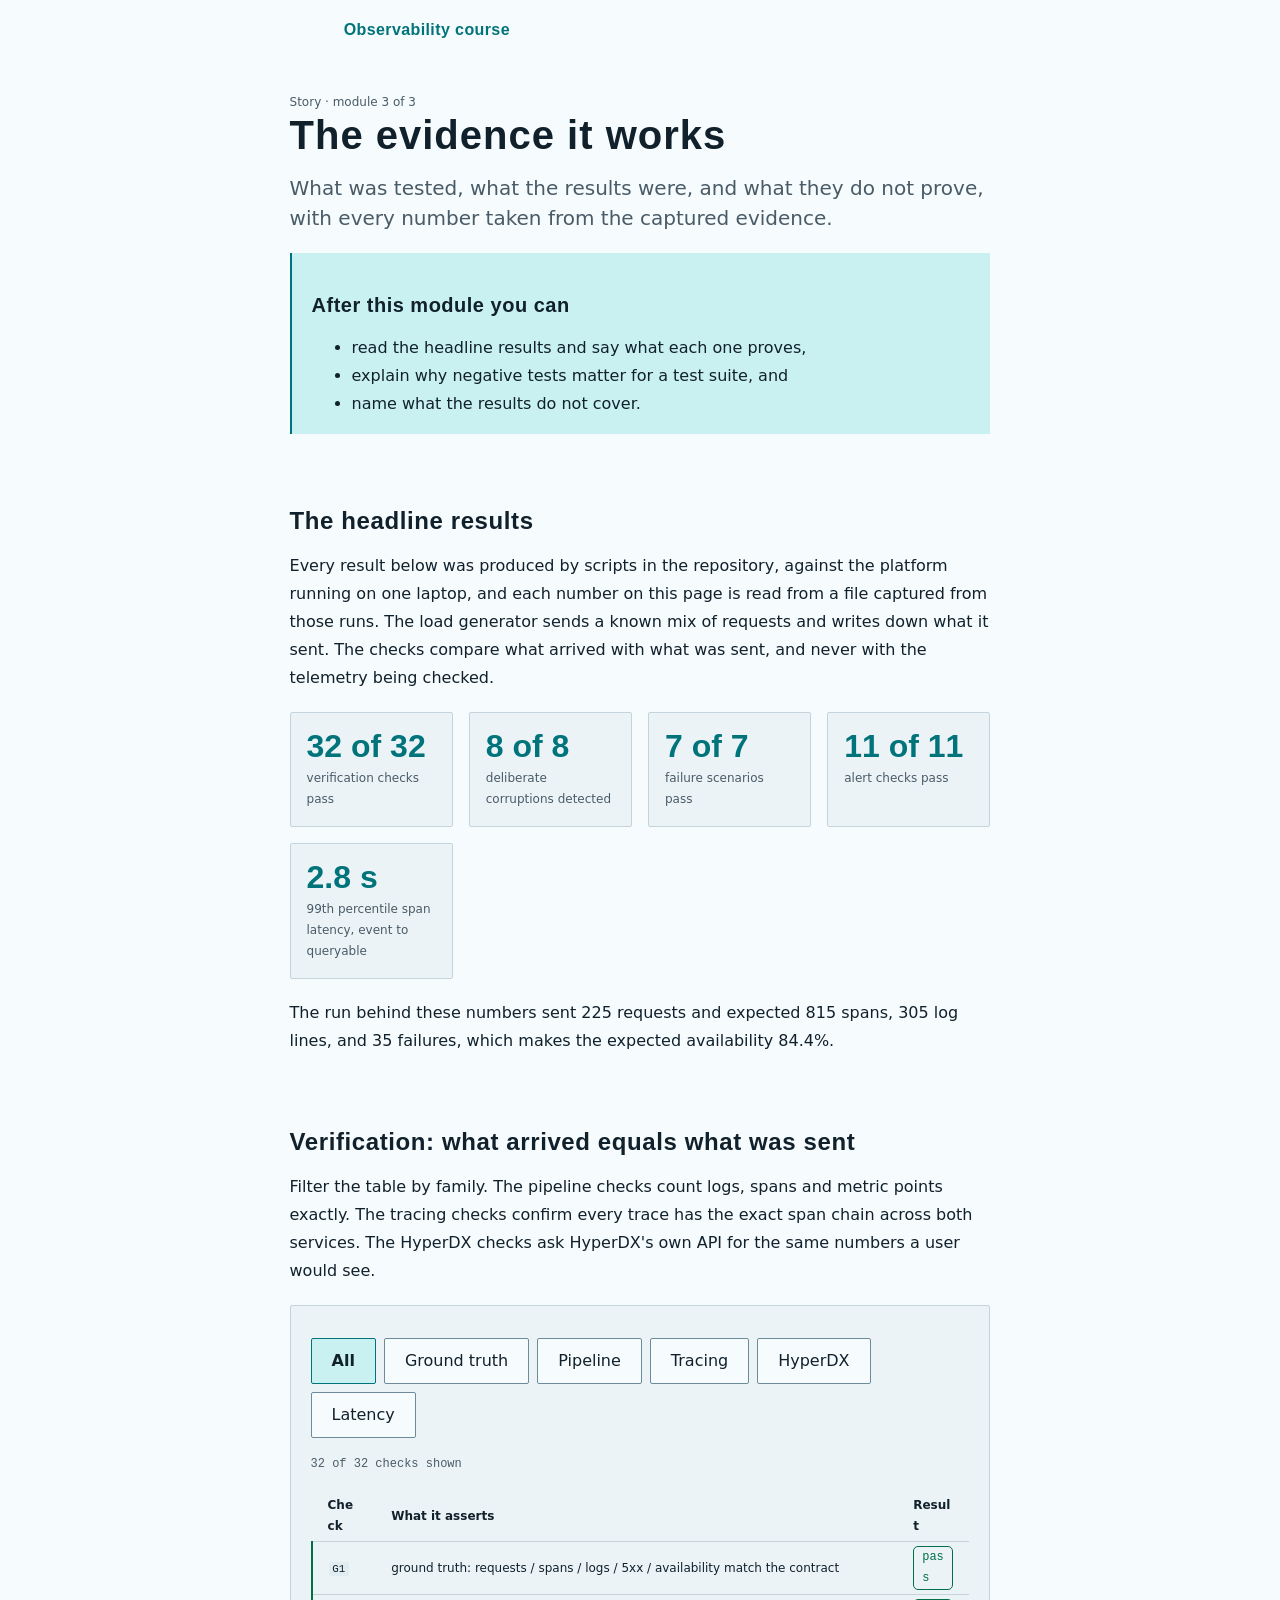
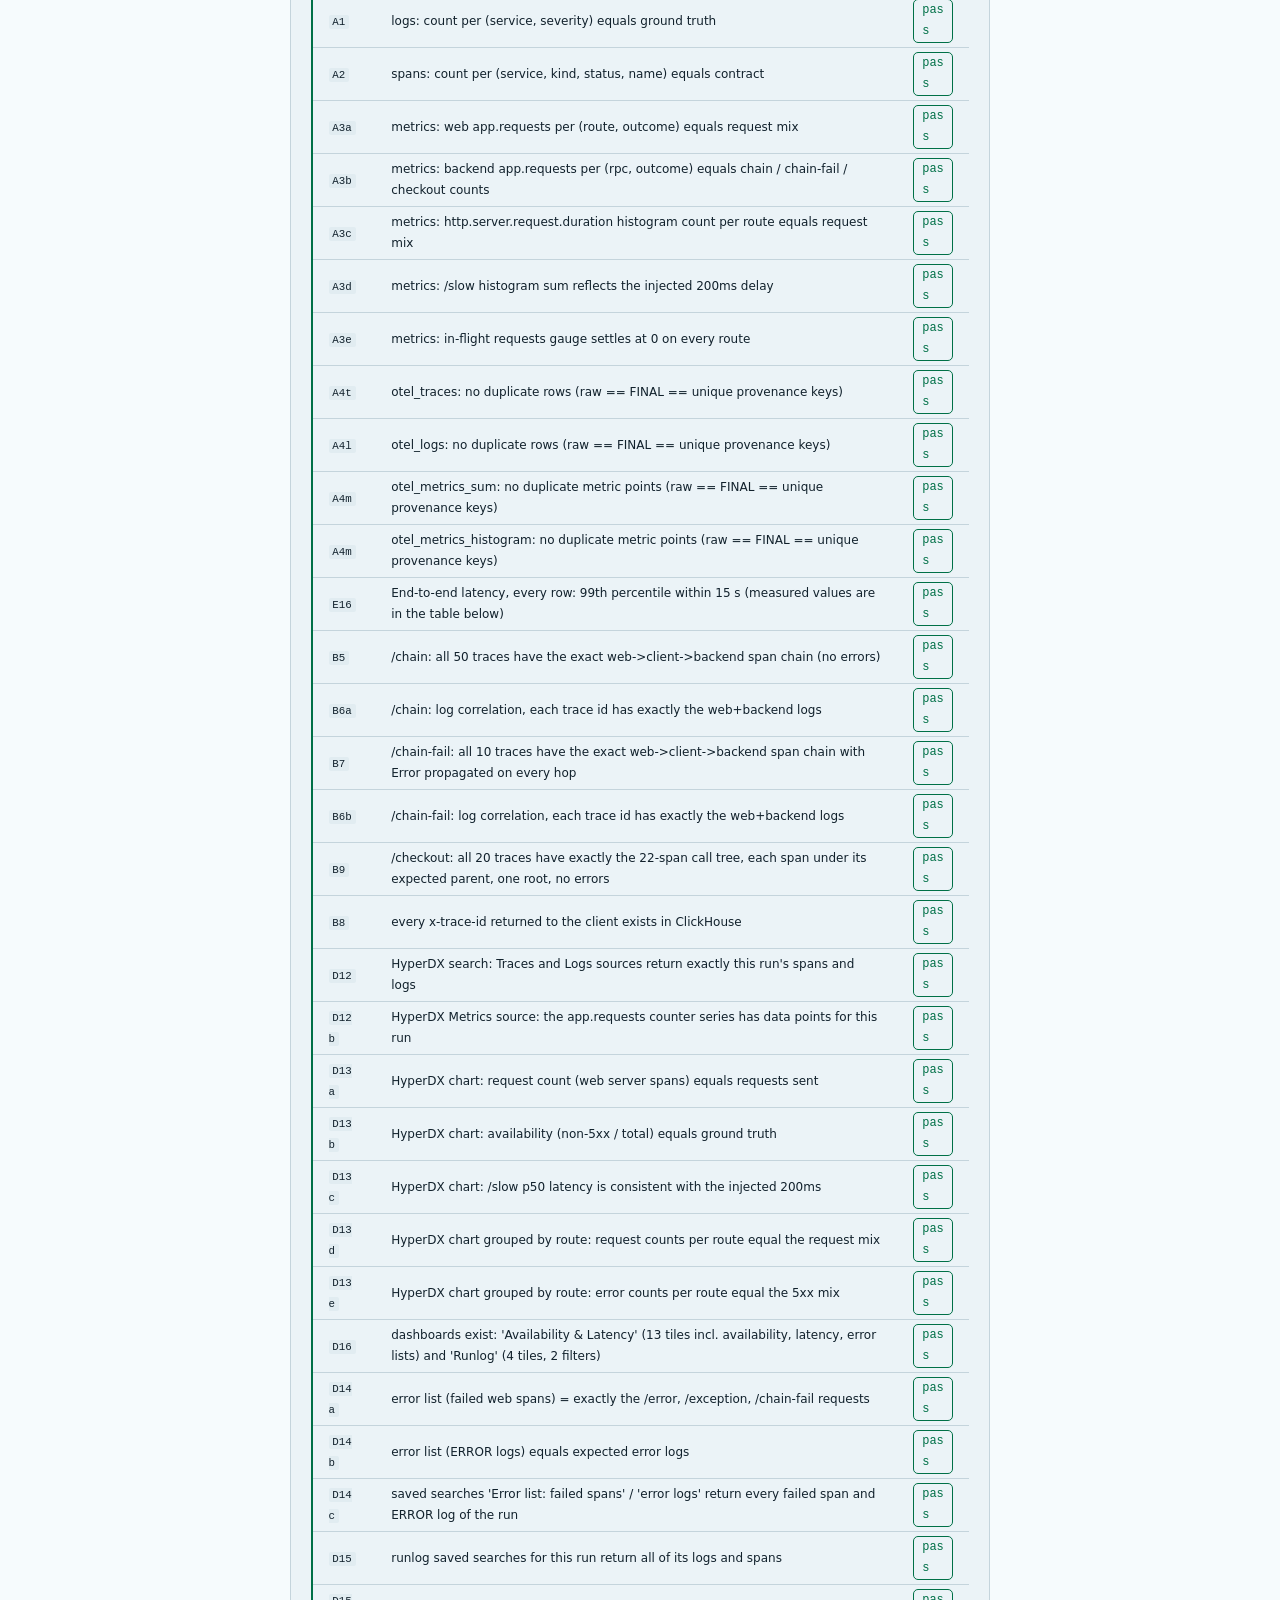
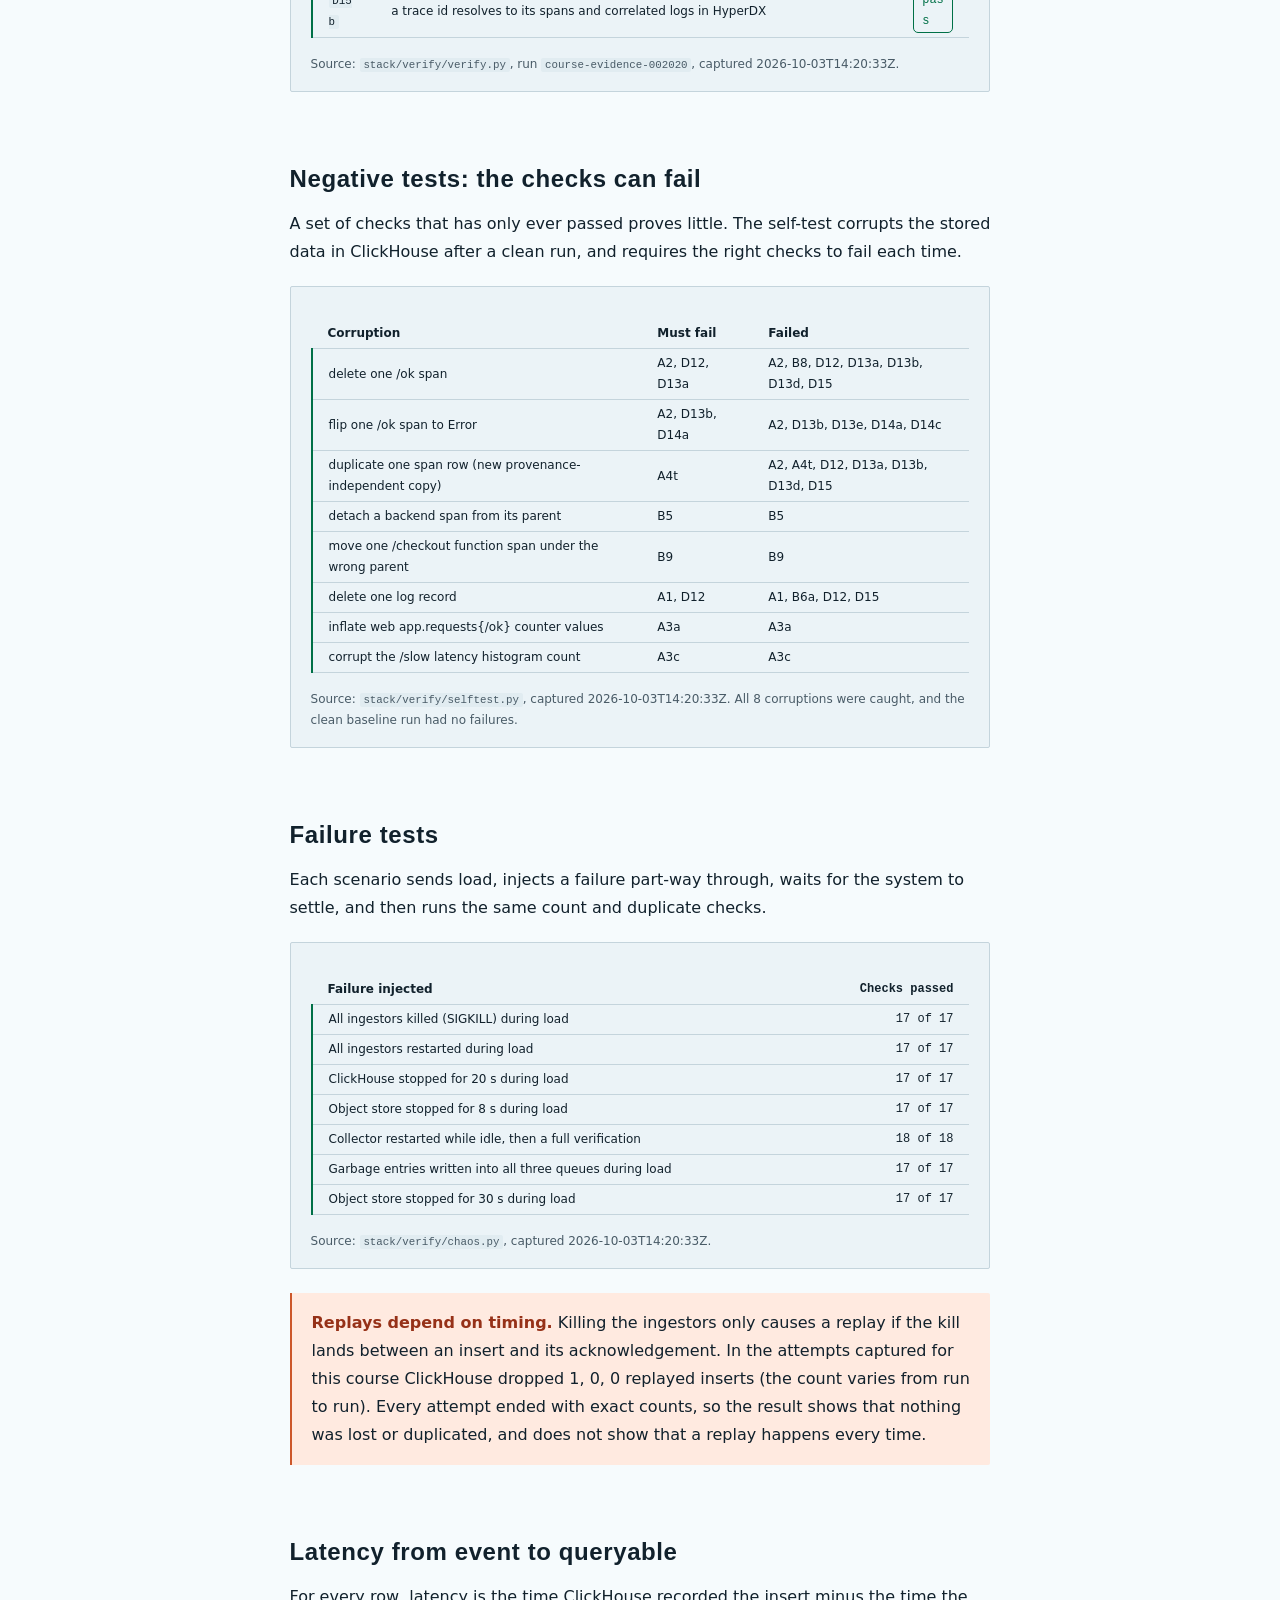
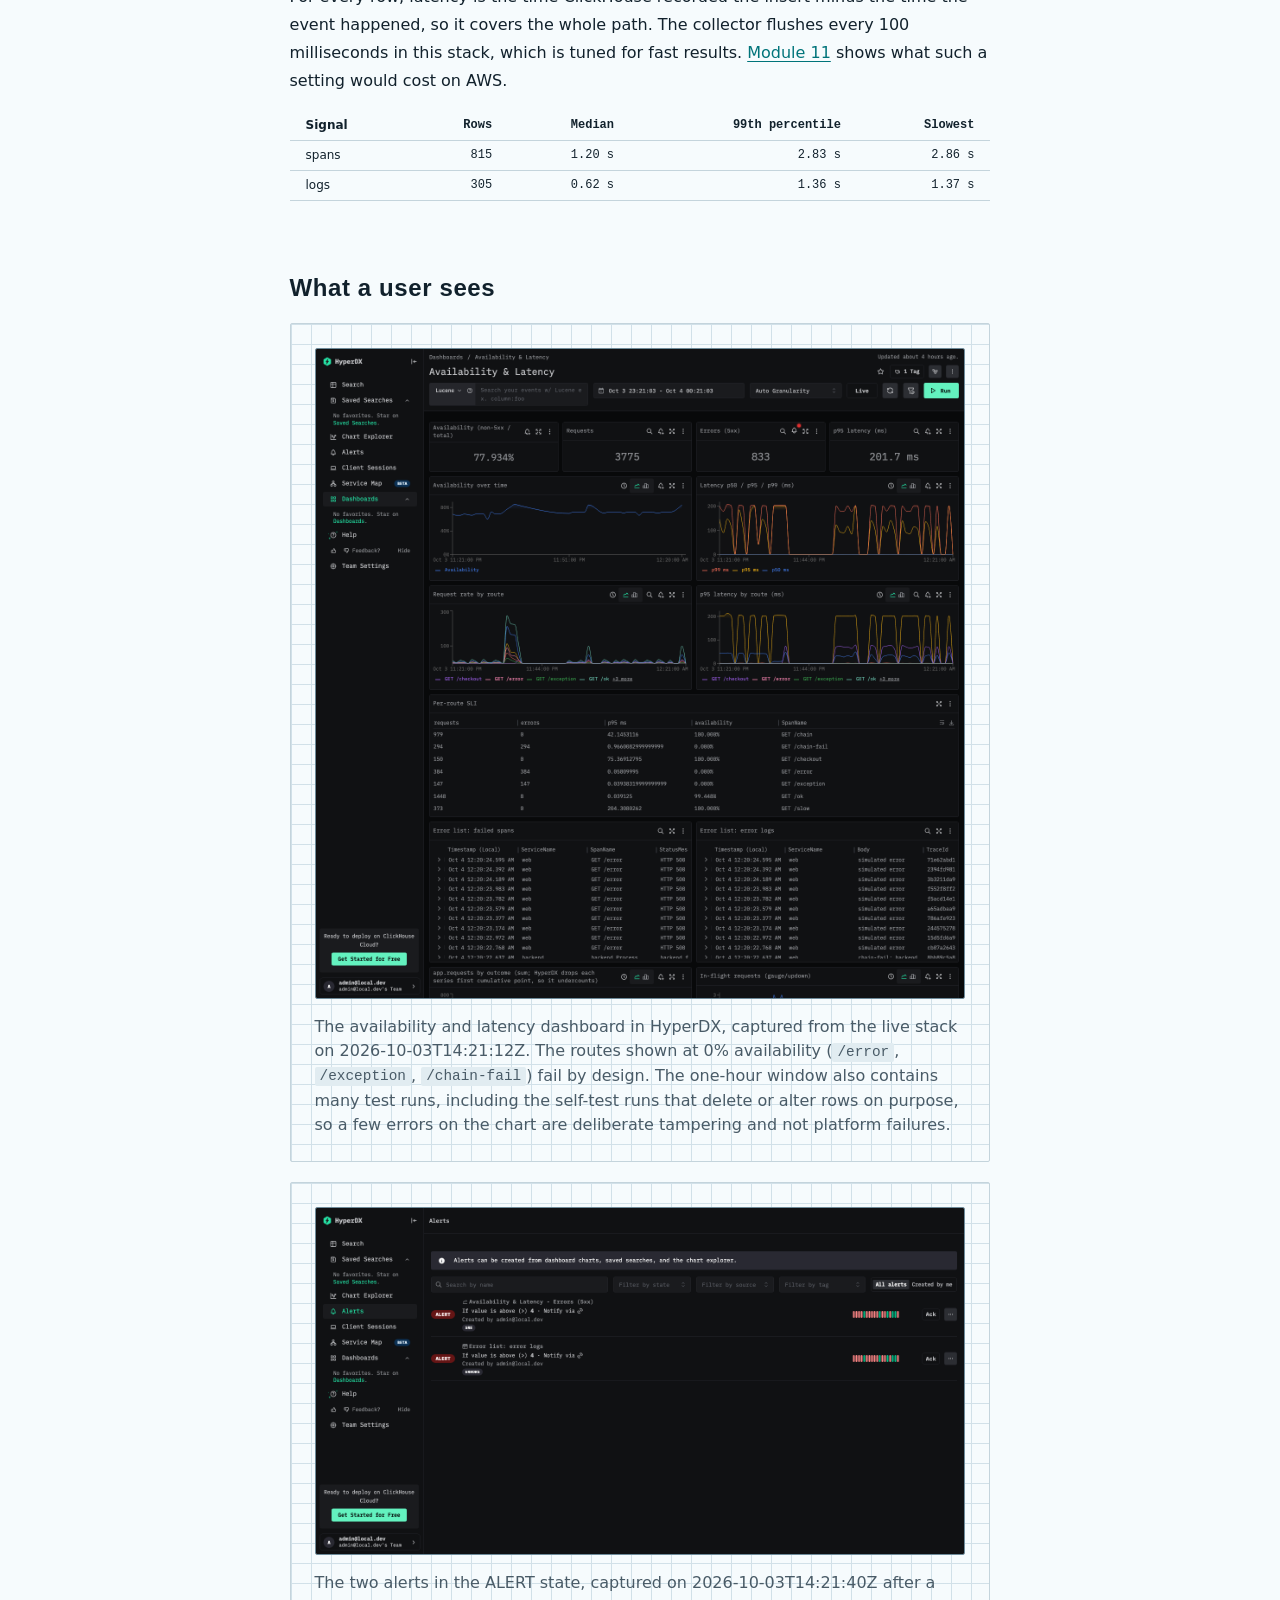
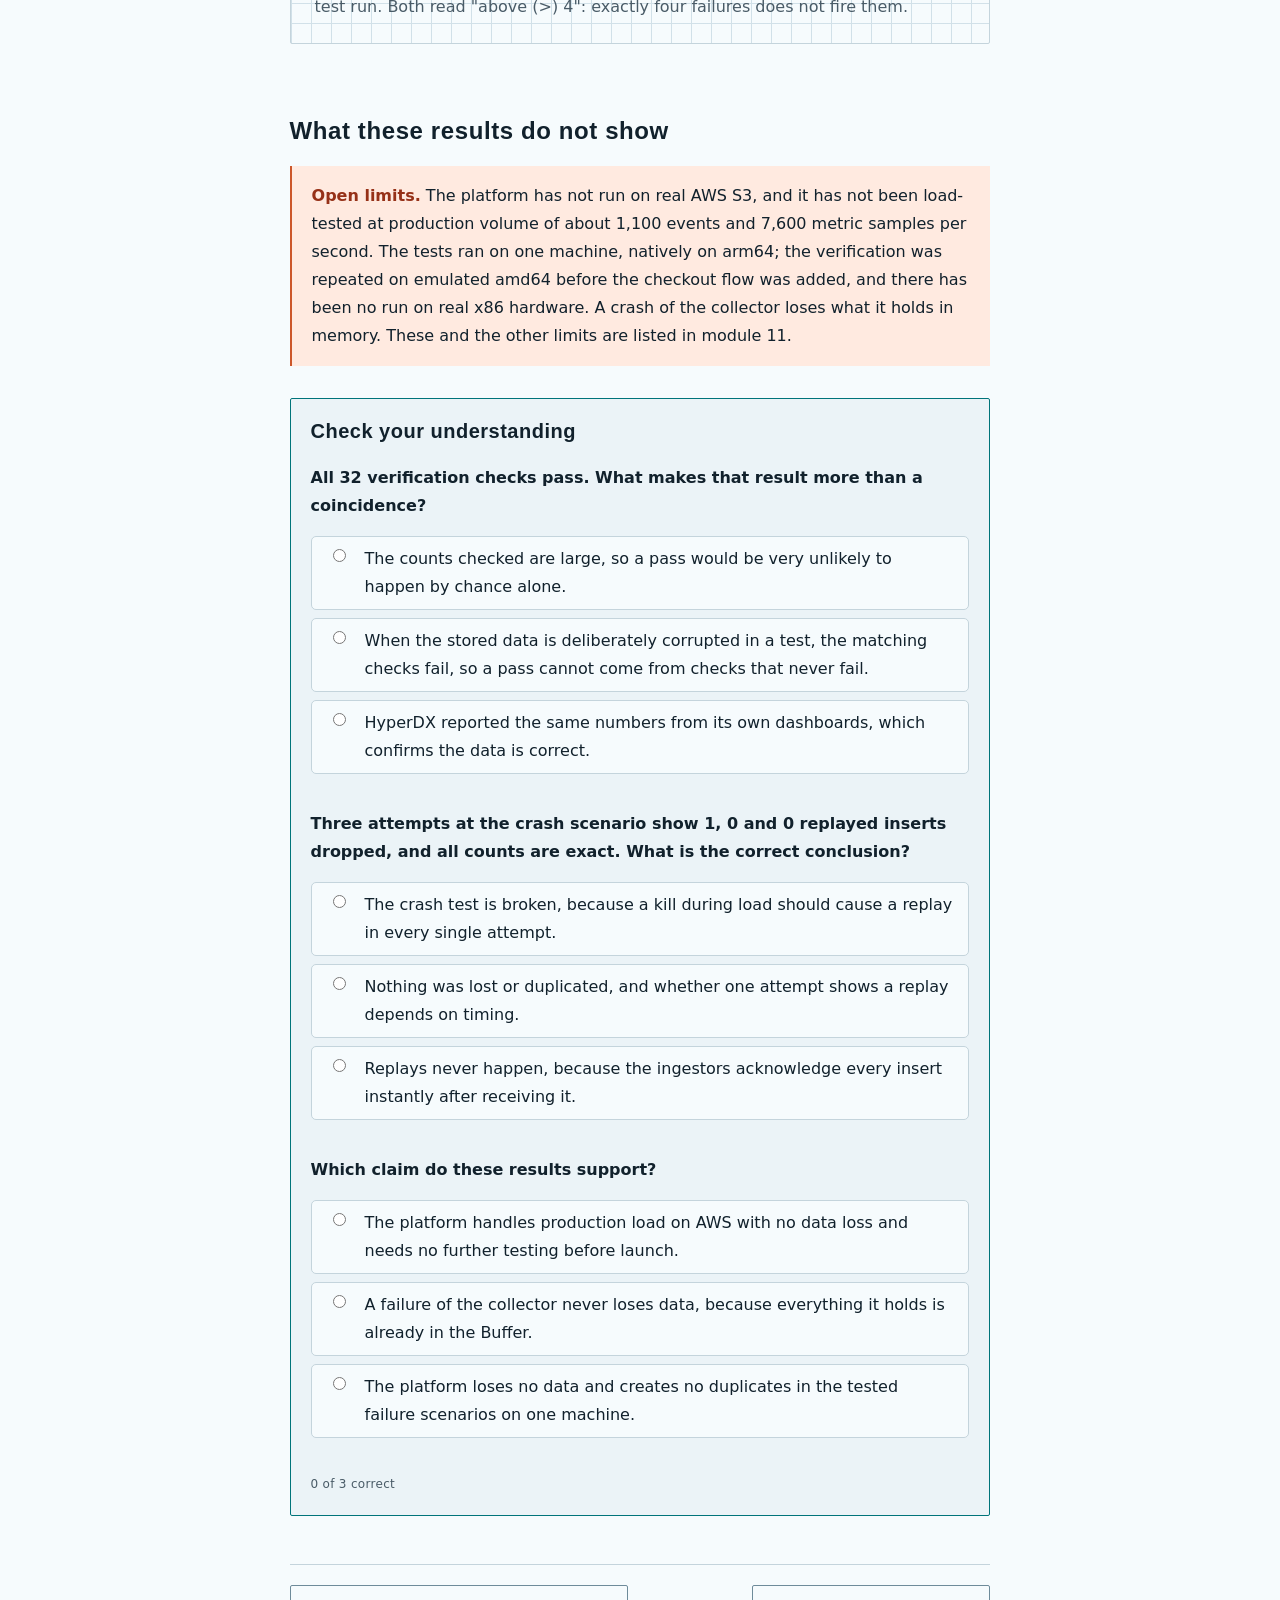
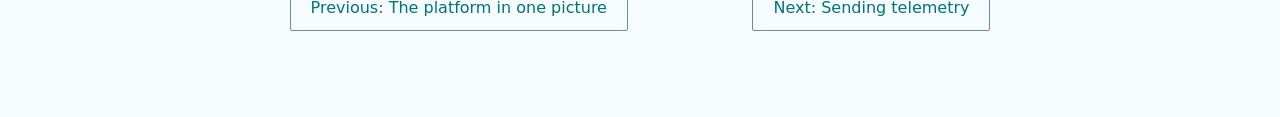
<file: course/modules/03-evidence-it-works.html>
<!doctype html>
<html lang="en">
<head>
<meta charset="utf-8">
<meta name="viewport" content="width=device-width, initial-scale=1">
<title>The evidence it works</title>
<link rel="stylesheet" href="../assets/tokens.css">
<link rel="stylesheet" href="../assets/theme.css">
<link rel="stylesheet" href="../assets/components.css">
<link rel="stylesheet" href="../assets/local.css">
</head>
<body data-module="m03">
<nav class="site-bar" aria-label="Course"><a class="brand" href="../index.html">Observability course</a></nav>
<main>
  <header>
    <p class="crumbs">Story · module 3 of 3</p>
    <h1>The evidence it works</h1>
    <p class="lede">What was tested, what the results were, and what they do not prove, with every number taken from the captured evidence.</p>
  </header>

  <section class="goals" aria-labelledby="goals">
    <h2 id="goals">After this module you can</h2>
    <ul>
      <li>read the headline results and say what each one proves,</li>
      <li>explain why negative tests matter for a test suite, and</li>
      <li>name what the results do not cover.</li>
    </ul>
  </section>

  <section aria-labelledby="headline">
    <h2 id="headline">The headline results</h2>
    <p>Every result below was produced by scripts in the repository, against the platform running on one laptop, and each number on this page is read from a file captured from those runs. The load generator sends a known mix of requests and writes down what it sent. The checks compare what arrived with what was sent, and never with the telemetry being checked.</p>
    <div class="kpi-row"><div class="kpi"><span class="big">32 of 32</span><span class="what">verification checks pass</span></div><div class="kpi"><span class="big">8 of 8</span><span class="what">deliberate corruptions detected</span></div><div class="kpi"><span class="big">7 of 7</span><span class="what">failure scenarios pass</span></div><div class="kpi"><span class="big">11 of 11</span><span class="what">alert checks pass</span></div><div class="kpi"><span class="big">2.8 s</span><span class="what">99th percentile span latency, event to queryable</span></div></div>
    <p>The run behind these numbers sent 225 requests and expected 815 spans, 305 log lines, and 35 failures, which makes the expected availability 84.4%.</p>
  </section>

  <section aria-labelledby="verify">
    <h2 id="verify">Verification: what arrived equals what was sent</h2>
    <p>Filter the table by family. The pipeline checks count logs, spans and metric points exactly. The tracing checks confirm every trace has the exact span chain across both services. The HyperDX checks ask HyperDX's own API for the same numbers a user would see.</p>
    <div class="evid">
      <p class="controls-row"><button type="button" class="btn btn--tab" data-filter="all" aria-pressed="false">All</button> <button type="button" class="btn btn--tab" data-filter="G" aria-pressed="false">Ground truth</button> <button type="button" class="btn btn--tab" data-filter="A" aria-pressed="false">Pipeline</button> <button type="button" class="btn btn--tab" data-filter="B" aria-pressed="false">Tracing</button> <button type="button" class="btn btn--tab" data-filter="D" aria-pressed="false">HyperDX</button> <button type="button" class="btn btn--tab" data-filter="E" aria-pressed="false">Latency</button></p>
<p class="tag" id="verify-count" aria-live="polite"></p>
<table class="data" id="verify-table">
<thead><tr><th scope="col">Check</th><th scope="col">What it asserts</th><th scope="col">Result</th></tr></thead>
<tbody>
<tr class="is-ok" data-family="G"><td><code>G1</code></td><td>ground truth: requests / spans / logs / 5xx / availability match the contract</td><td><span class="pill pill--ok">pass</span></td></tr>
<tr class="is-ok" data-family="A"><td><code>A1</code></td><td>logs: count per (service, severity) equals ground truth</td><td><span class="pill pill--ok">pass</span></td></tr>
<tr class="is-ok" data-family="A"><td><code>A2</code></td><td>spans: count per (service, kind, status, name) equals contract</td><td><span class="pill pill--ok">pass</span></td></tr>
<tr class="is-ok" data-family="A"><td><code>A3a</code></td><td>metrics: web app.requests per (route, outcome) equals request mix</td><td><span class="pill pill--ok">pass</span></td></tr>
<tr class="is-ok" data-family="A"><td><code>A3b</code></td><td>metrics: backend app.requests per (rpc, outcome) equals chain / chain-fail / checkout counts</td><td><span class="pill pill--ok">pass</span></td></tr>
<tr class="is-ok" data-family="A"><td><code>A3c</code></td><td>metrics: http.server.request.duration histogram count per route equals request mix</td><td><span class="pill pill--ok">pass</span></td></tr>
<tr class="is-ok" data-family="A"><td><code>A3d</code></td><td>metrics: /slow histogram sum reflects the injected 200ms delay</td><td><span class="pill pill--ok">pass</span></td></tr>
<tr class="is-ok" data-family="A"><td><code>A3e</code></td><td>metrics: in-flight requests gauge settles at 0 on every route</td><td><span class="pill pill--ok">pass</span></td></tr>
<tr class="is-ok" data-family="A"><td><code>A4t</code></td><td>otel_traces: no duplicate rows (raw == FINAL == unique provenance keys)</td><td><span class="pill pill--ok">pass</span></td></tr>
<tr class="is-ok" data-family="A"><td><code>A4l</code></td><td>otel_logs: no duplicate rows (raw == FINAL == unique provenance keys)</td><td><span class="pill pill--ok">pass</span></td></tr>
<tr class="is-ok" data-family="A"><td><code>A4m</code></td><td>otel_metrics_sum: no duplicate metric points (raw == FINAL == unique provenance keys)</td><td><span class="pill pill--ok">pass</span></td></tr>
<tr class="is-ok" data-family="A"><td><code>A4m</code></td><td>otel_metrics_histogram: no duplicate metric points (raw == FINAL == unique provenance keys)</td><td><span class="pill pill--ok">pass</span></td></tr>
<tr class="is-ok" data-family="E"><td><code>E16</code></td><td>End-to-end latency, every row: 99th percentile within 15 s (measured values are in the table below)</td><td><span class="pill pill--ok">pass</span></td></tr>
<tr class="is-ok" data-family="B"><td><code>B5</code></td><td>/chain: all 50 traces have the exact web-&gt;client-&gt;backend span chain (no errors)</td><td><span class="pill pill--ok">pass</span></td></tr>
<tr class="is-ok" data-family="B"><td><code>B6a</code></td><td>/chain: log correlation, each trace id has exactly the web+backend logs</td><td><span class="pill pill--ok">pass</span></td></tr>
<tr class="is-ok" data-family="B"><td><code>B7</code></td><td>/chain-fail: all 10 traces have the exact web-&gt;client-&gt;backend span chain with Error propagated on every hop</td><td><span class="pill pill--ok">pass</span></td></tr>
<tr class="is-ok" data-family="B"><td><code>B6b</code></td><td>/chain-fail: log correlation, each trace id has exactly the web+backend logs</td><td><span class="pill pill--ok">pass</span></td></tr>
<tr class="is-ok" data-family="B"><td><code>B9</code></td><td>/checkout: all 20 traces have exactly the 22-span call tree, each span under its expected parent, one root, no errors</td><td><span class="pill pill--ok">pass</span></td></tr>
<tr class="is-ok" data-family="B"><td><code>B8</code></td><td>every x-trace-id returned to the client exists in ClickHouse</td><td><span class="pill pill--ok">pass</span></td></tr>
<tr class="is-ok" data-family="D"><td><code>D12</code></td><td>HyperDX search: Traces and Logs sources return exactly this run&#x27;s spans and logs</td><td><span class="pill pill--ok">pass</span></td></tr>
<tr class="is-ok" data-family="D"><td><code>D12b</code></td><td>HyperDX Metrics source: the app.requests counter series has data points for this run</td><td><span class="pill pill--ok">pass</span></td></tr>
<tr class="is-ok" data-family="D"><td><code>D13a</code></td><td>HyperDX chart: request count (web server spans) equals requests sent</td><td><span class="pill pill--ok">pass</span></td></tr>
<tr class="is-ok" data-family="D"><td><code>D13b</code></td><td>HyperDX chart: availability (non-5xx / total) equals ground truth</td><td><span class="pill pill--ok">pass</span></td></tr>
<tr class="is-ok" data-family="D"><td><code>D13c</code></td><td>HyperDX chart: /slow p50 latency is consistent with the injected 200ms</td><td><span class="pill pill--ok">pass</span></td></tr>
<tr class="is-ok" data-family="D"><td><code>D13d</code></td><td>HyperDX chart grouped by route: request counts per route equal the request mix</td><td><span class="pill pill--ok">pass</span></td></tr>
<tr class="is-ok" data-family="D"><td><code>D13e</code></td><td>HyperDX chart grouped by route: error counts per route equal the 5xx mix</td><td><span class="pill pill--ok">pass</span></td></tr>
<tr class="is-ok" data-family="D"><td><code>D16</code></td><td>dashboards exist: &#x27;Availability &amp; Latency&#x27; (13 tiles incl. availability, latency, error lists) and &#x27;Runlog&#x27; (4 tiles, 2 filters)</td><td><span class="pill pill--ok">pass</span></td></tr>
<tr class="is-ok" data-family="D"><td><code>D14a</code></td><td>error list (failed web spans) = exactly the /error, /exception, /chain-fail requests</td><td><span class="pill pill--ok">pass</span></td></tr>
<tr class="is-ok" data-family="D"><td><code>D14b</code></td><td>error list (ERROR logs) equals expected error logs</td><td><span class="pill pill--ok">pass</span></td></tr>
<tr class="is-ok" data-family="D"><td><code>D14c</code></td><td>saved searches &#x27;Error list: failed spans&#x27; / &#x27;error logs&#x27; return every failed span and ERROR log of the run</td><td><span class="pill pill--ok">pass</span></td></tr>
<tr class="is-ok" data-family="D"><td><code>D15</code></td><td>runlog saved searches for this run return all of its logs and spans</td><td><span class="pill pill--ok">pass</span></td></tr>
<tr class="is-ok" data-family="D"><td><code>D15b</code></td><td>a trace id resolves to its spans and correlated logs in HyperDX</td><td><span class="pill pill--ok">pass</span></td></tr>
</tbody>
</table>
      <p class="src">Source: <code>stack/verify/verify.py</code>, run <code>course-evidence-002020</code>, captured 2026-10-03T14:20:33Z.</p>
    </div>
  </section>

  <section aria-labelledby="negative">
    <h2 id="negative">Negative tests: the checks can fail</h2>
    <p>A set of checks that has only ever passed proves little. The self-test corrupts the stored data in ClickHouse after a clean run, and requires the right checks to fail each time.</p>
    <div class="evid">
      <table class="data"><thead><tr><th scope="col">Corruption</th><th scope="col">Must fail</th><th scope="col">Failed</th></tr></thead><tbody>
<tr class="is-ok"><td>delete one /ok span</td><td>A2, D12, D13a</td><td>A2, B8, D12, D13a, D13b, D13d, D15</td></tr>
<tr class="is-ok"><td>flip one /ok span to Error</td><td>A2, D13b, D14a</td><td>A2, D13b, D13e, D14a, D14c</td></tr>
<tr class="is-ok"><td>duplicate one span row (new provenance-independent copy)</td><td>A4t</td><td>A2, A4t, D12, D13a, D13b, D13d, D15</td></tr>
<tr class="is-ok"><td>detach a backend span from its parent</td><td>B5</td><td>B5</td></tr>
<tr class="is-ok"><td>move one /checkout function span under the wrong parent</td><td>B9</td><td>B9</td></tr>
<tr class="is-ok"><td>delete one log record</td><td>A1, D12</td><td>A1, B6a, D12, D15</td></tr>
<tr class="is-ok"><td>inflate web app.requests{/ok} counter values</td><td>A3a</td><td>A3a</td></tr>
<tr class="is-ok"><td>corrupt the /slow latency histogram count</td><td>A3c</td><td>A3c</td></tr>
      </tbody></table>
      <p class="src">Source: <code>stack/verify/selftest.py</code>, captured 2026-10-03T14:20:33Z. All 8 corruptions were caught, and the clean baseline run had no failures.</p>
    </div>
  </section>

  <section aria-labelledby="chaos">
    <h2 id="chaos">Failure tests</h2>
    <p>Each scenario sends load, injects a failure part-way through, waits for the system to settle, and then runs the same count and duplicate checks.</p>
    <div class="evid">
      <table class="data"><thead><tr><th scope="col">Failure injected</th><th scope="col" class="num">Checks passed</th></tr></thead><tbody>
<tr class="is-ok"><td>All ingestors killed (SIGKILL) during load</td><td class="num">17 of 17</td></tr>
<tr class="is-ok"><td>All ingestors restarted during load</td><td class="num">17 of 17</td></tr>
<tr class="is-ok"><td>ClickHouse stopped for 20 s during load</td><td class="num">17 of 17</td></tr>
<tr class="is-ok"><td>Object store stopped for 8 s during load</td><td class="num">17 of 17</td></tr>
<tr class="is-ok"><td>Collector restarted while idle, then a full verification</td><td class="num">18 of 18</td></tr>
<tr class="is-ok"><td>Garbage entries written into all three queues during load</td><td class="num">17 of 17</td></tr>
<tr class="is-ok"><td>Object store stopped for 30 s during load</td><td class="num">17 of 17</td></tr>
      </tbody></table>
      <p class="src">Source: <code>stack/verify/chaos.py</code>, captured 2026-10-03T14:20:33Z.</p>
    </div>
    <aside class="note"><p><strong>Replays depend on timing.</strong> Killing the ingestors only causes a replay if the kill lands between an insert and its acknowledgement. In the attempts captured for this course ClickHouse dropped 1, 0, 0 replayed inserts (the count varies from run to run). Every attempt ended with exact counts, so the result shows that nothing was lost or duplicated, and does not show that a replay happens every time.</p></aside>
  </section>

  <section aria-labelledby="latency">
    <h2 id="latency">Latency from event to queryable</h2>
    <p>For every row, latency is the time ClickHouse recorded the insert minus the time the event happened, so it covers the whole path. The collector flushes every 100 milliseconds in this stack, which is tuned for fast results. <a href="11-limits-tiers-and-aws.html">Module 11</a> shows what such a setting would cost on AWS.</p>
    <table class="data"><thead><tr><th scope="col">Signal</th><th scope="col" class="num">Rows</th><th scope="col" class="num">Median</th><th scope="col" class="num">99th percentile</th><th scope="col" class="num">Slowest</th></tr></thead><tbody><tr><td>spans</td><td class="num">815</td><td class="num">1.20 s</td><td class="num">2.83 s</td><td class="num">2.86 s</td></tr><tr><td>logs</td><td class="num">305</td><td class="num">0.62 s</td><td class="num">1.36 s</td><td class="num">1.37 s</td></tr></tbody></table>
  </section>

  <section aria-labelledby="screens">
    <h2 id="screens">What a user sees</h2>
    <figure class="shot">
      <img src="../evidence/screens/dash-availability.png" alt="HyperDX dashboard named Availability and Latency, showing availability, requests, errors, latency by route and a per-route table">
      <figcaption>The availability and latency dashboard in HyperDX, captured from the live stack on 2026-10-03T14:21:12Z. The routes shown at 0% availability (<code>/error</code>, <code>/exception</code>, <code>/chain-fail</code>) fail by design. The one-hour window also contains many test runs, including the self-test runs that delete or alter rows on purpose, so a few errors on the chart are deliberate tampering and not platform failures.</figcaption>
    </figure>
    <figure class="shot">
      <img src="../evidence/screens/alerts.png" alt="HyperDX alerts page showing two alerts in the alert state, each configured as fires when the value is above 4">
      <figcaption>The two alerts in the ALERT state, captured on 2026-10-03T14:21:40Z after a test run. Both read "above (&gt;) 4": exactly four failures does not fire them.</figcaption>
    </figure>
  </section>

  <section aria-labelledby="limits">
    <h2 id="limits">What these results do not show</h2>
    <aside class="caveat"><p><strong>Open limits.</strong> The platform has not run on real AWS S3, and it has not been load-tested at production volume of about 1,100 events and 7,600 metric samples per second. The tests ran on one machine, natively on arm64; the verification was repeated on emulated amd64 before the checkout flow was added, and there has been no run on real x86 hardware. A crash of the collector loses what it holds in memory. These and the other limits are listed in module 11.</p></aside>
  </section>

  <section class="quiz" data-quiz aria-labelledby="quiz-h">
    <h2 id="quiz-h">Check your understanding</h2>
    <fieldset class="q" data-answer="b">
      <legend>All 32 verification checks pass. What makes that result more than a coincidence?</legend>
      <label class="opt"><input type="radio" name="q1" value="a"><span>The counts checked are large, so a pass would be very unlikely to happen by chance alone.<span class="why">Large counts do not show that a check can fail; revisit what the negative tests establish.</span></span></label>
      <label class="opt"><input type="radio" name="q1" value="b"><span>When the stored data is deliberately corrupted in a test, the matching checks fail, so a pass cannot come from checks that never fail.<span class="why">The self-test shows each check reacts to the wrong data, so a pass reflects the data being right.</span></span></label>
      <label class="opt"><input type="radio" name="q1" value="c"><span>HyperDX reported the same numbers from its own dashboards, which confirms the data is correct.<span class="why">HyperDX reads the same ClickHouse data, so agreement shows consistency across views and not that the data is correct.</span></span></label>
      <p class="feedback" role="status" aria-live="polite"></p>
    </fieldset>
    <fieldset class="q" data-answer="b">
      <legend>Three attempts at the crash scenario show 1, 0 and 0 replayed inserts dropped, and all counts are exact. What is the correct conclusion?</legend>
      <label class="opt"><input type="radio" name="q2" value="a"><span>The crash test is broken, because a kill during load should cause a replay in every single attempt.<span class="why">Whether a kill lands between an insert and its acknowledgement is timing-dependent, so zero in some attempts is expected.</span></span></label>
      <label class="opt"><input type="radio" name="q2" value="b"><span>Nothing was lost or duplicated, and whether one attempt shows a replay depends on timing.<span class="why">Exact counts after every attempt show correctness, and the replays show the dedup path is exercised when the timing allows.</span></span></label>
      <label class="opt"><input type="radio" name="q2" value="c"><span>Replays never happen, because the ingestors acknowledge every insert instantly after receiving it.<span class="why">The attempt with a dropped insert is direct evidence of a replay, so revisit the data-path figure.</span></span></label>
      <p class="feedback" role="status" aria-live="polite"></p>
    </fieldset>
    <fieldset class="q" data-answer="c">
      <legend>Which claim do these results support?</legend>
      <label class="opt"><input type="radio" name="q3" value="a"><span>The platform handles production load on AWS with no data loss and needs no further testing before launch.<span class="why">No run used AWS S3 or production volume, so that claim goes beyond the evidence.</span></span></label>
      <label class="opt"><input type="radio" name="q3" value="b"><span>A failure of the collector never loses data, because everything it holds is already in the Buffer.<span class="why">A collector crash loses what it holds in memory, which is why the collector is only restarted while idle in these tests.</span></span></label>
      <label class="opt"><input type="radio" name="q3" value="c"><span>The platform loses no data and creates no duplicates in the tested failure scenarios on one machine.<span class="why">That is exactly the scope of the failure tests, and it is stated with its limits.</span></span></label>
      <p class="feedback" role="status" aria-live="polite"></p>
    </fieldset>
    <p class="score" aria-live="polite"></p>
    <p class="gate" hidden>All correct. You have finished the Story track. Continue to the track that matches your work: module 4 for developers, or module 7 for platform engineers.</p>
  </section>

  <nav class="pager" aria-label="Module navigation">
    <a href="02-platform-in-one-picture.html">Previous: The platform in one picture</a>
    <a class="next" href="04-sending-telemetry.html">Next: Sending telemetry</a>
  </nav>
</main>
<script src="../assets/quiz.js" defer></script>
<script src="../assets/course.js" defer></script>
<script src="../assets/sim-evidence.js" defer></script>
</body>
</html>
</file>
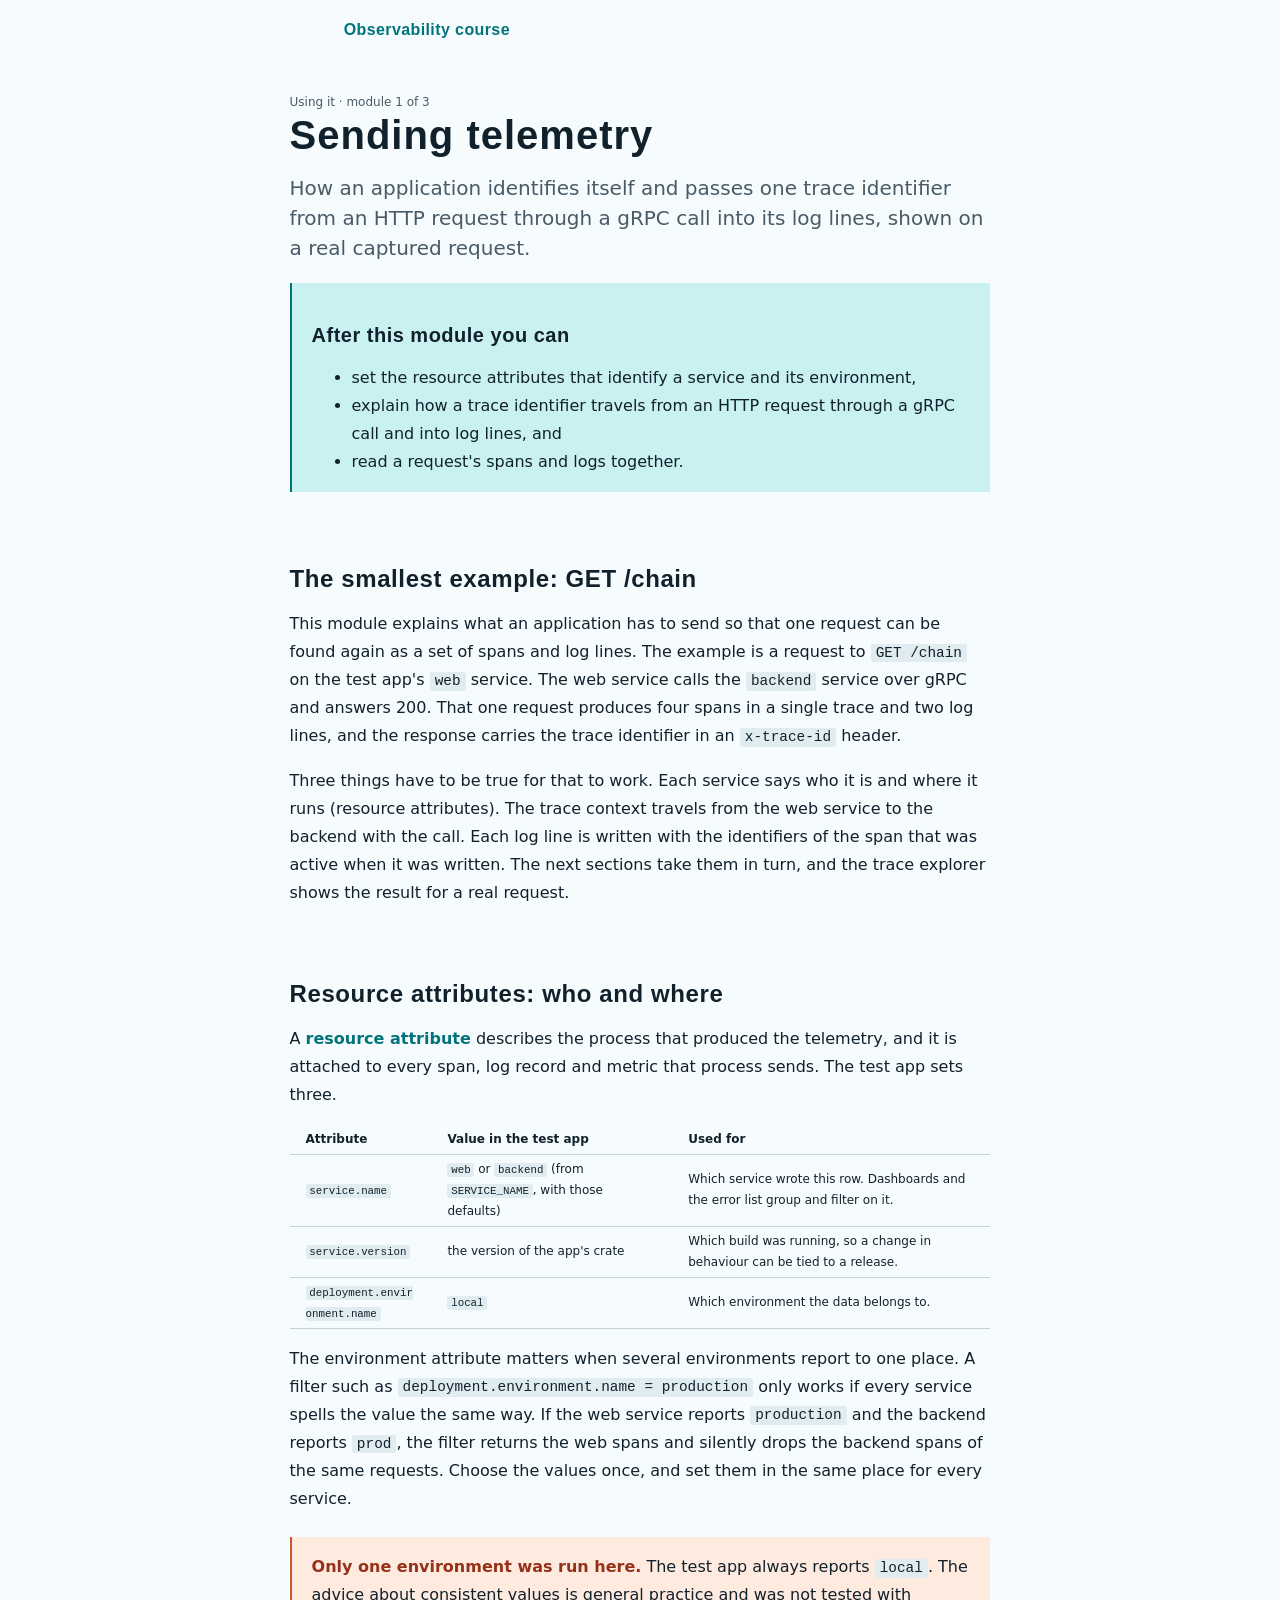
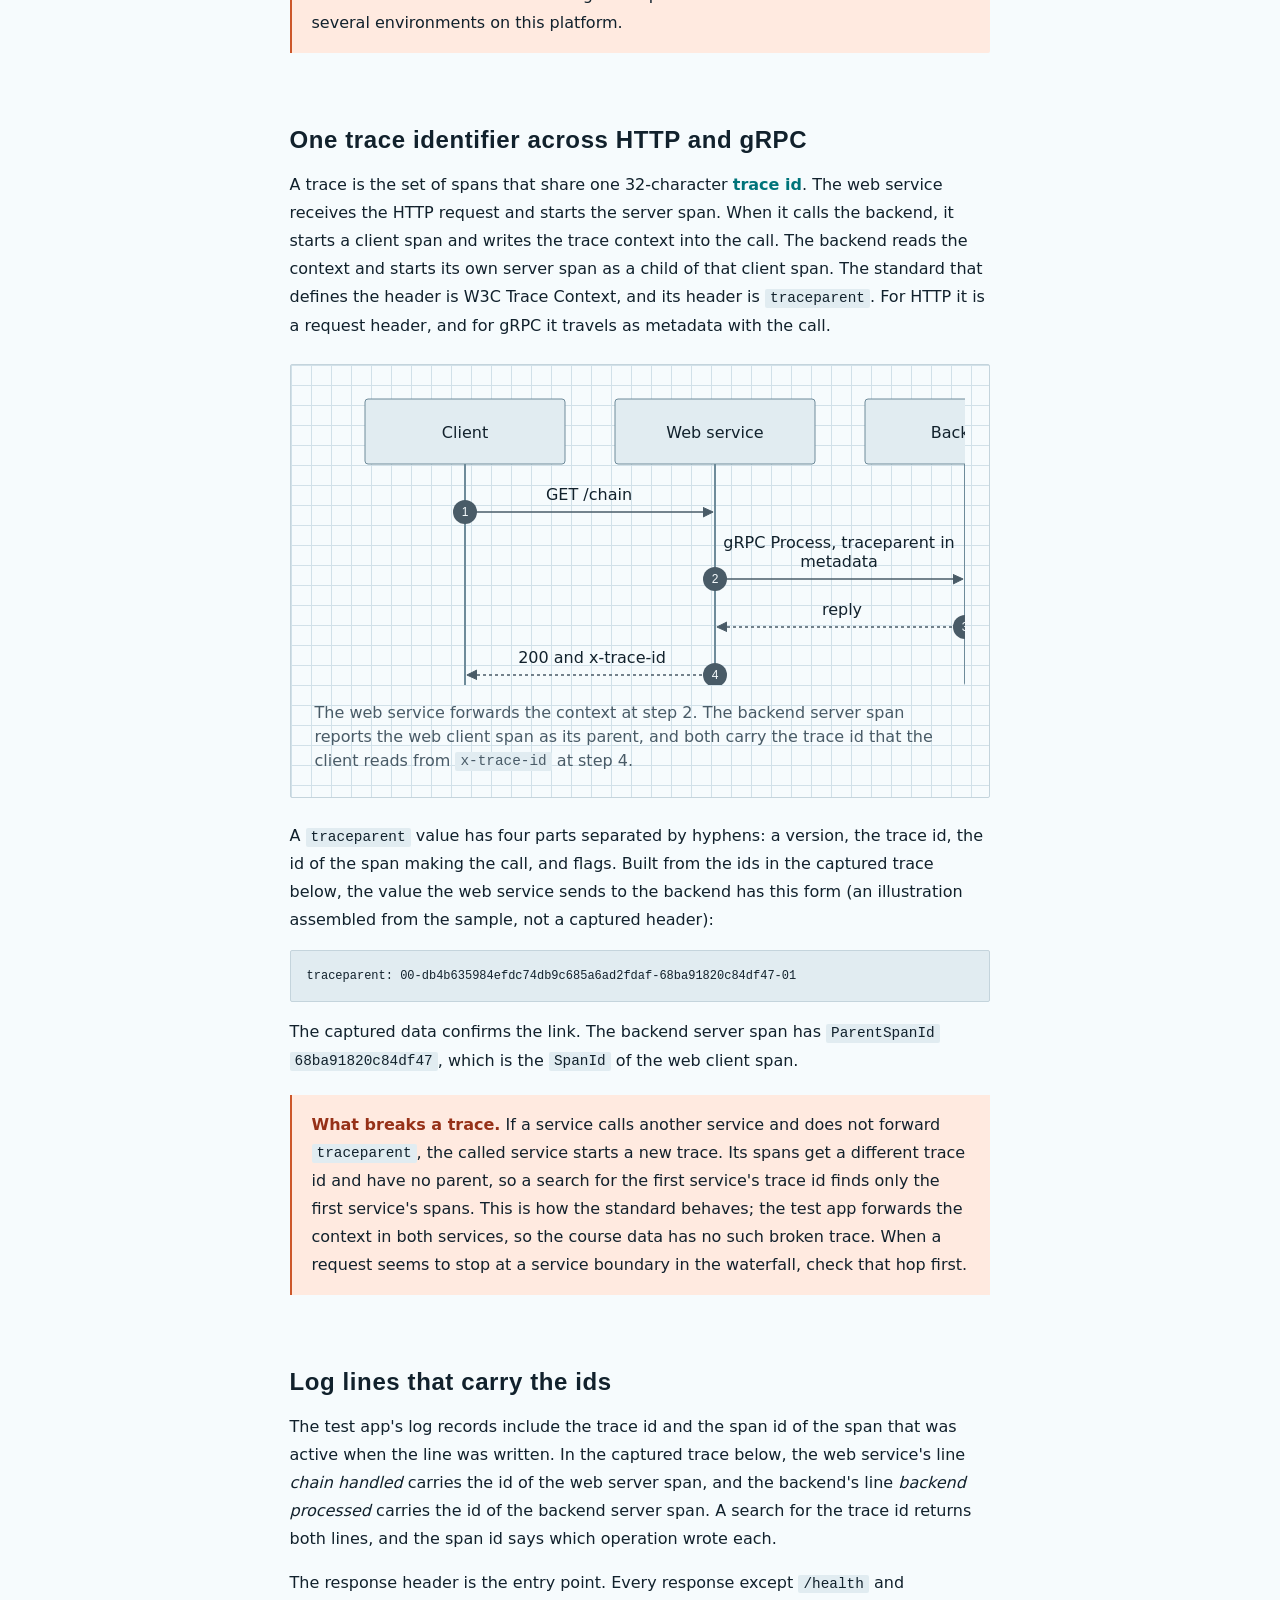
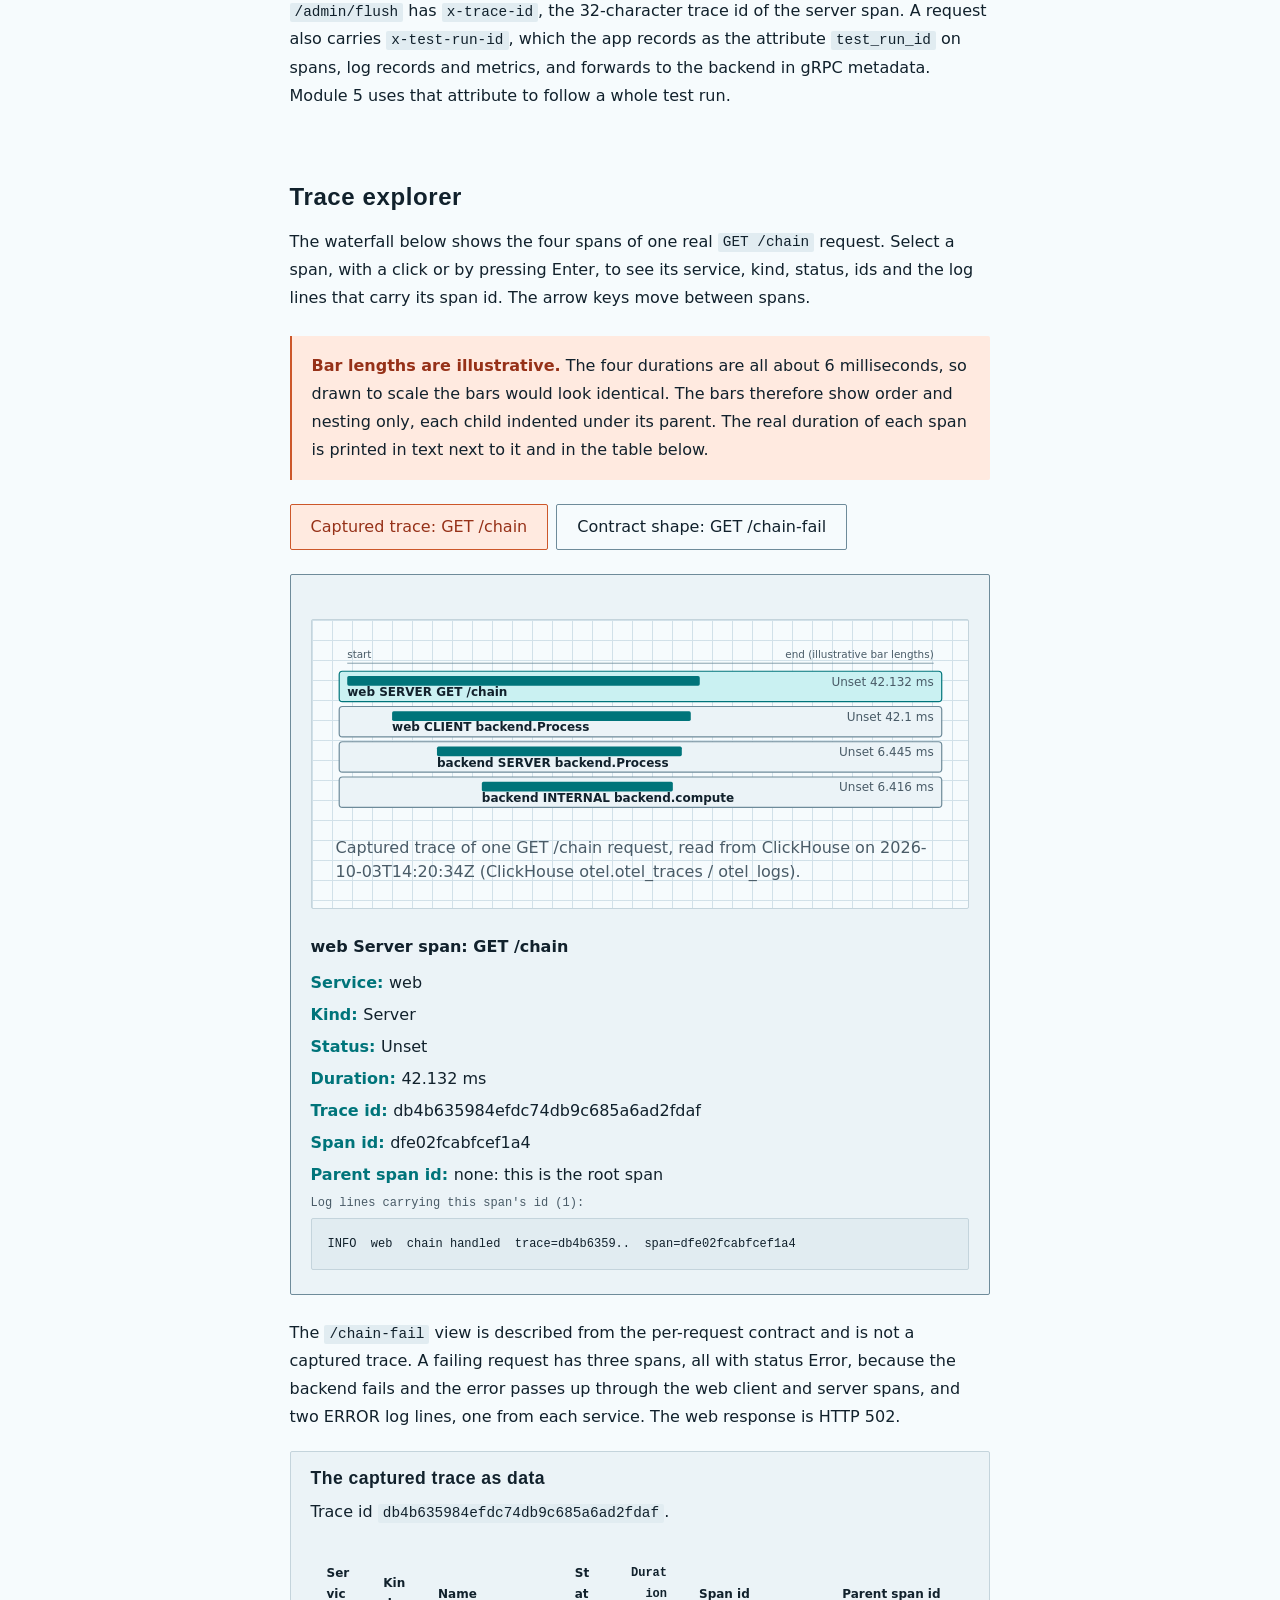
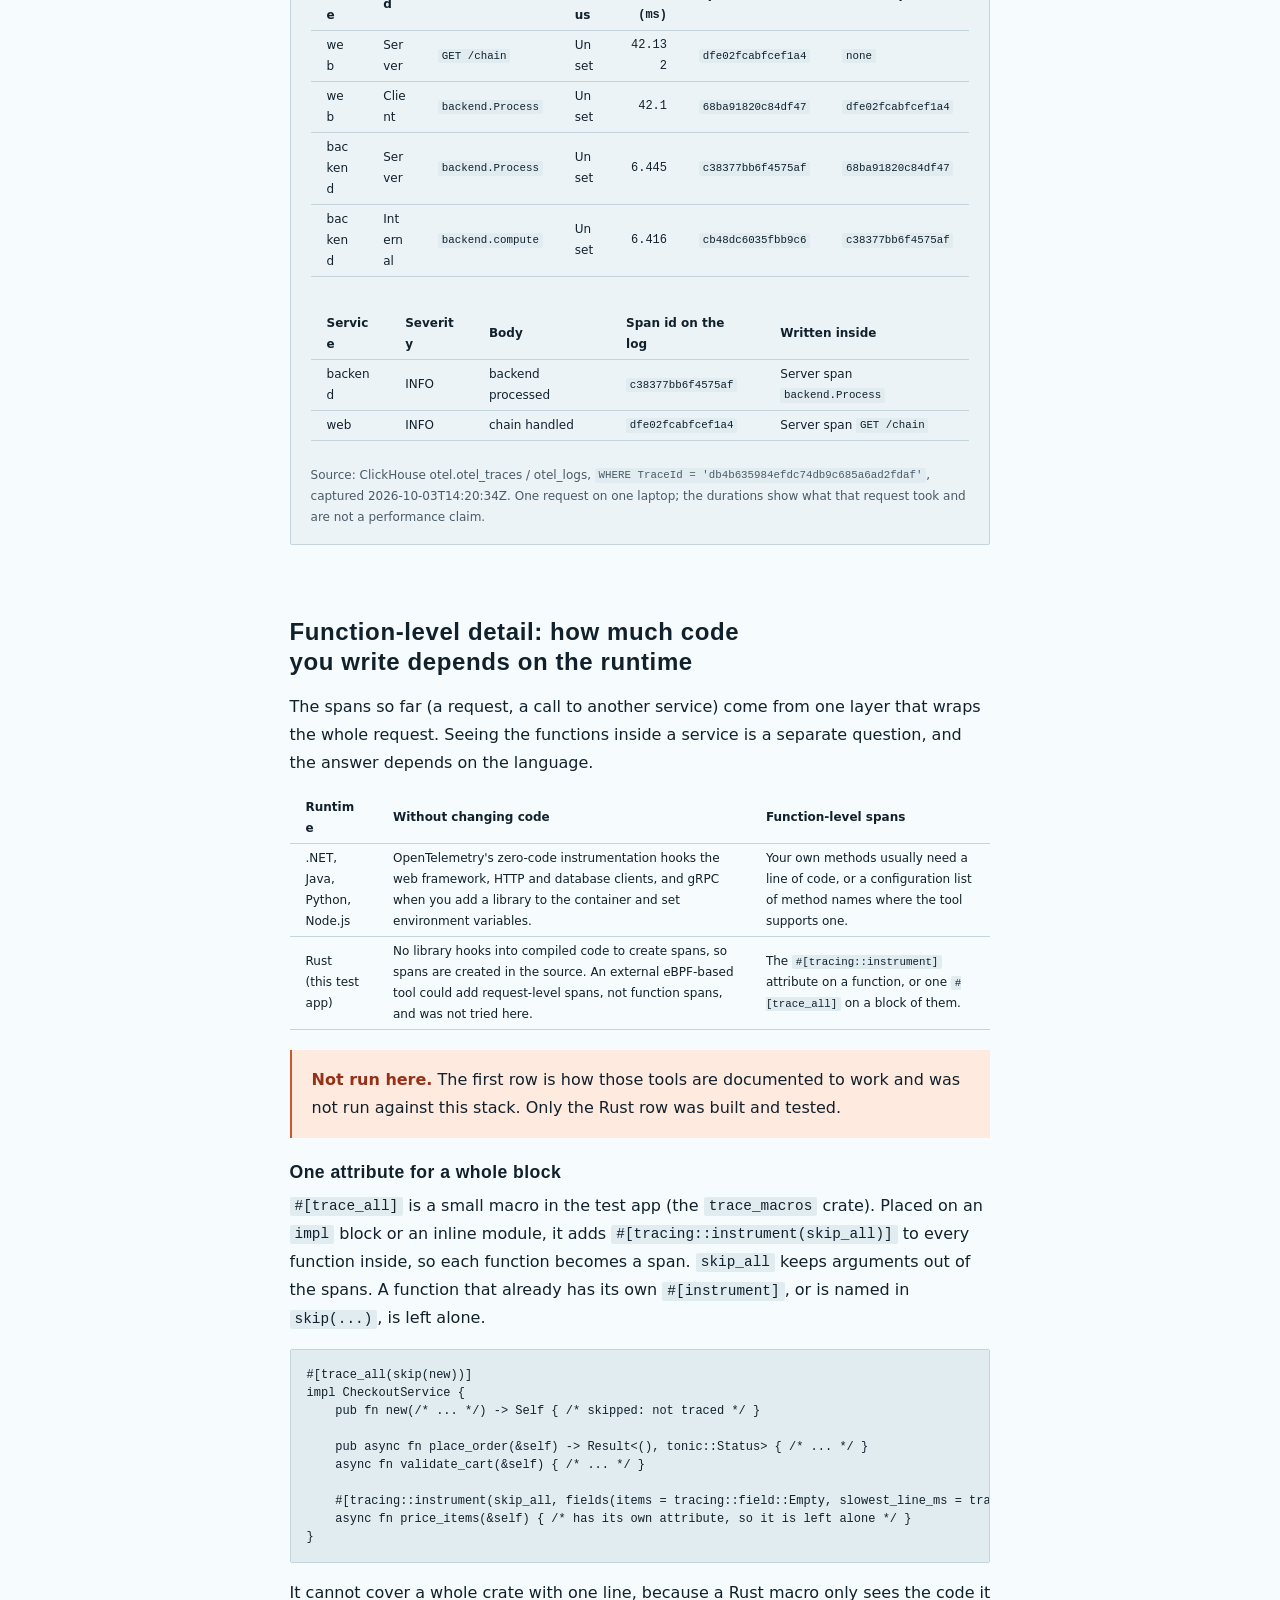
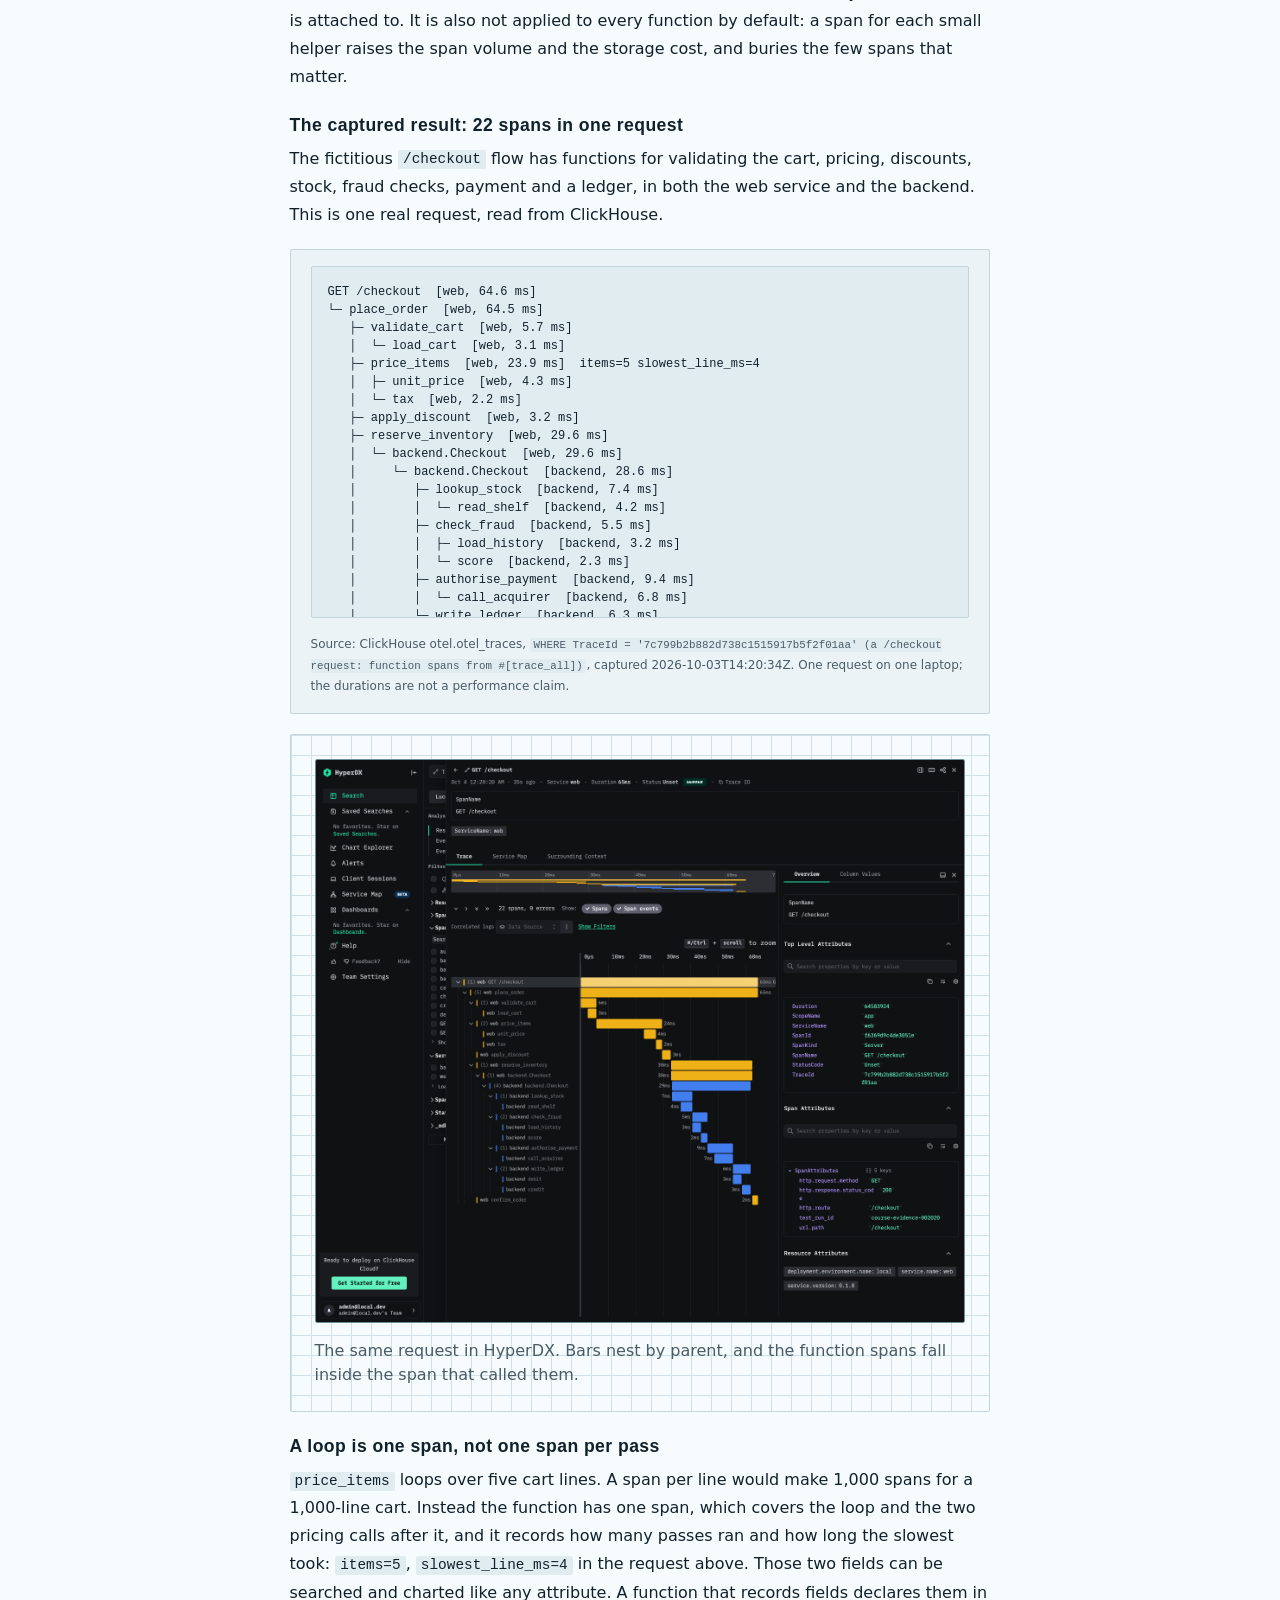
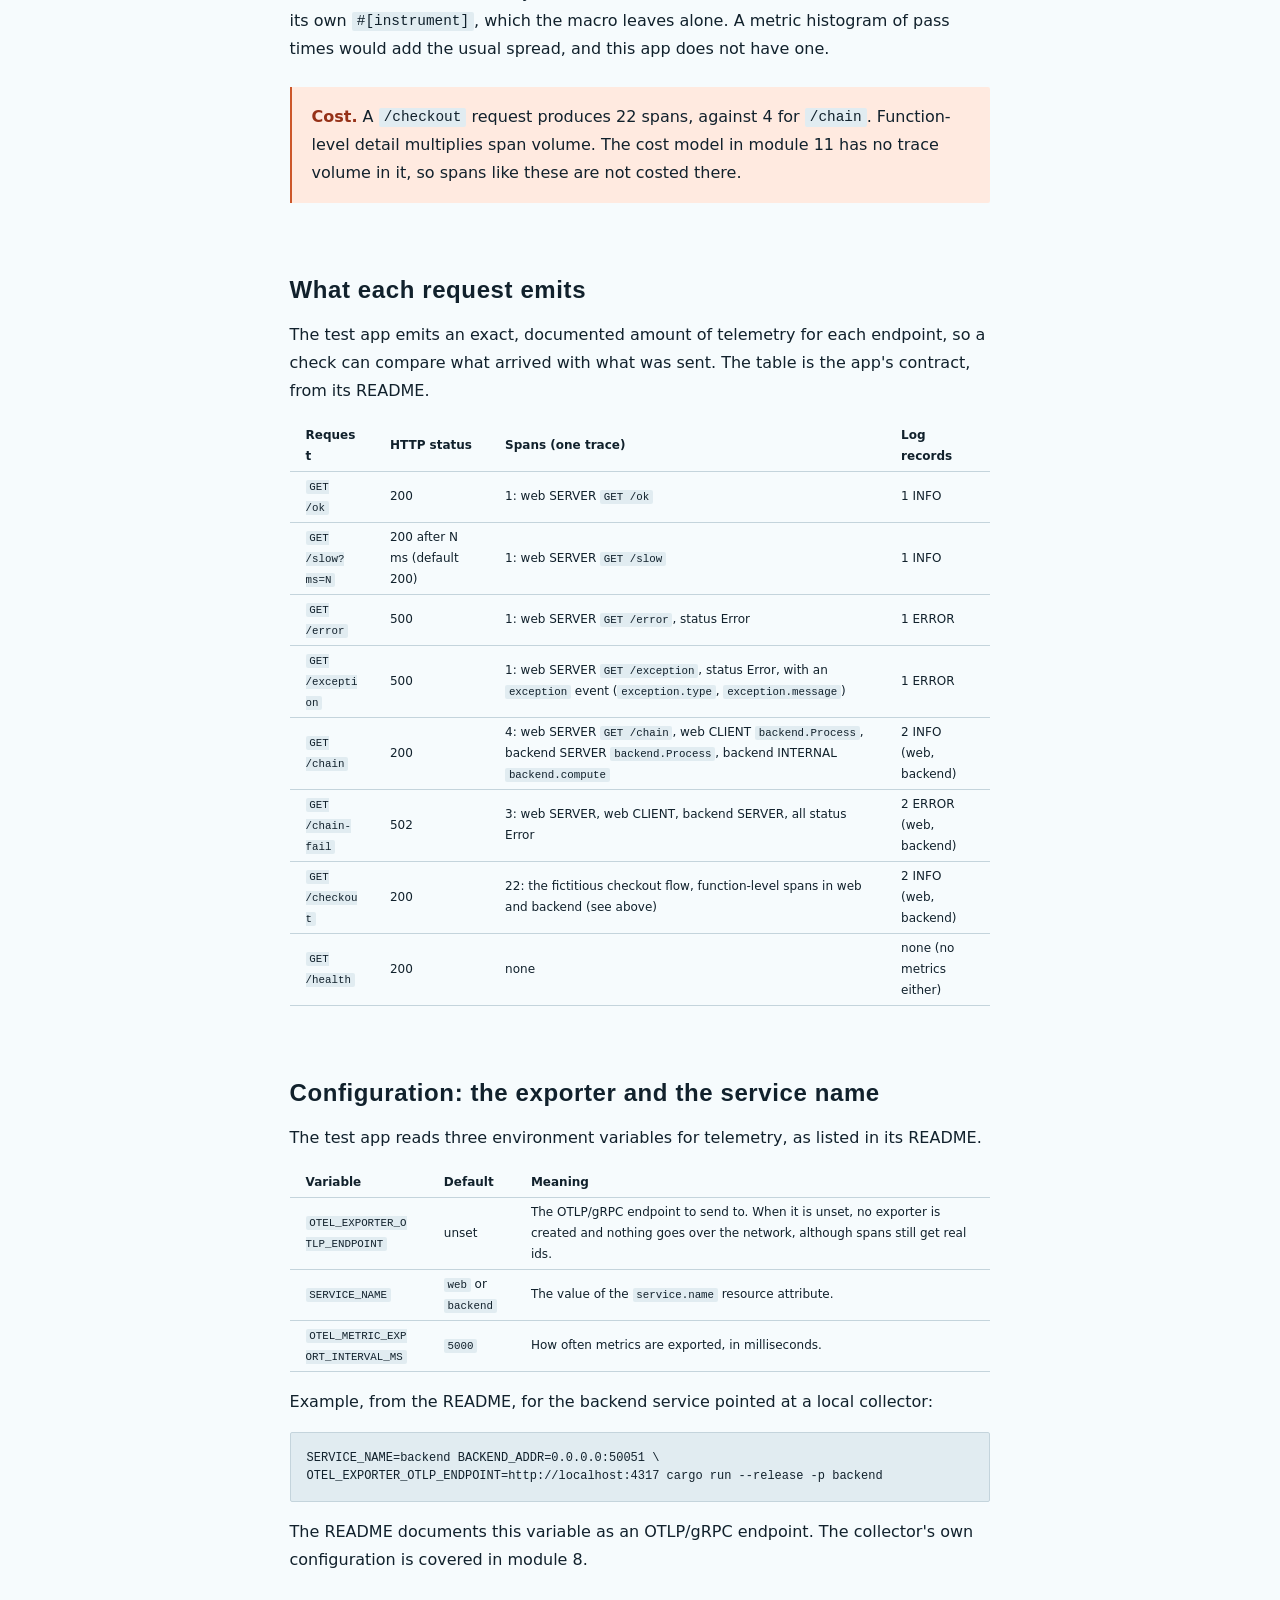
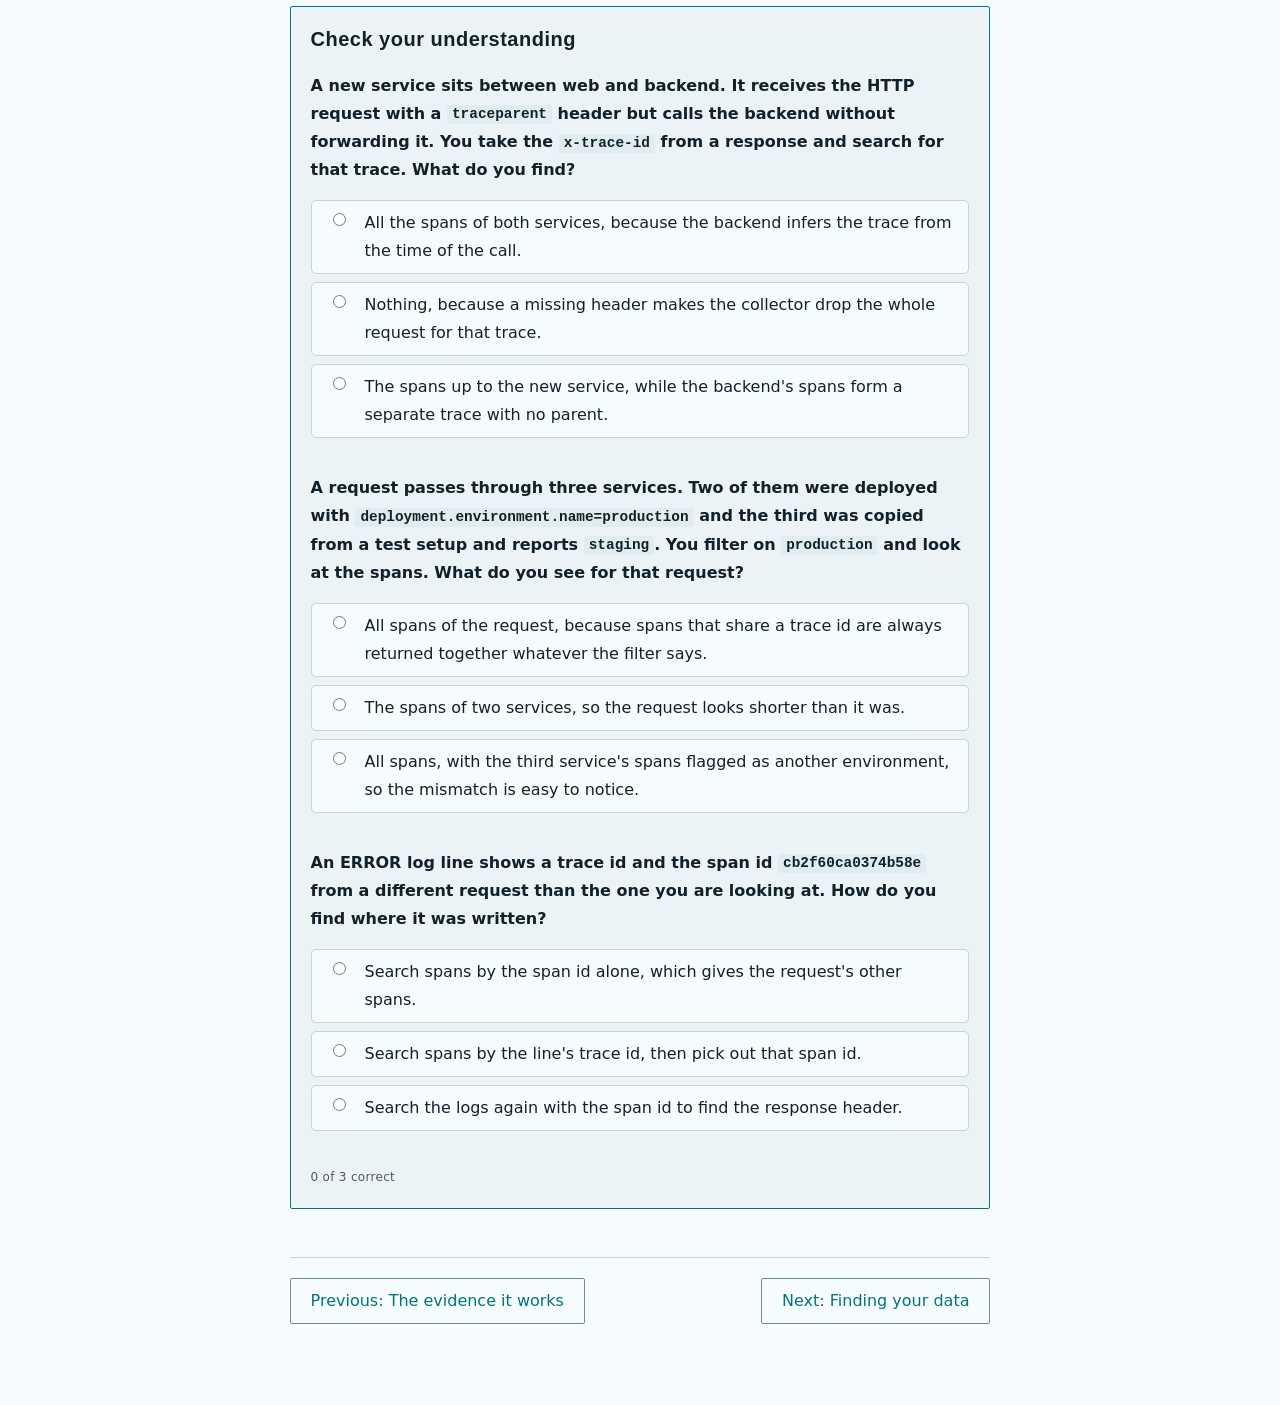
<file: course/modules/04-sending-telemetry.html>
<!doctype html>
<html lang="en">
<head>
<meta charset="utf-8">
<meta name="viewport" content="width=device-width, initial-scale=1">
<title>Sending telemetry</title>
<link rel="stylesheet" href="../assets/tokens.css">
<link rel="stylesheet" href="../assets/theme.css">
<link rel="stylesheet" href="../assets/components.css">
<link rel="stylesheet" href="../assets/local.css">
</head>
<body data-module="m04">
<nav class="site-bar" aria-label="Course"><a class="brand" href="../index.html">Observability course</a></nav>
<main>
  <header>
    <p class="crumbs">Using it · module 1 of 3</p>
    <h1>Sending telemetry</h1>
    <p class="lede">How an application identifies itself and passes one trace identifier from an HTTP request through a gRPC call into its log lines, shown on a real captured request.</p>
  </header>

  <section class="goals" aria-labelledby="goals">
    <h2 id="goals">After this module you can</h2>
    <ul>
      <li>set the resource attributes that identify a service and its environment,</li>
      <li>explain how a trace identifier travels from an HTTP request through a gRPC call and into log lines, and</li>
      <li>read a request's spans and logs together.</li>
    </ul>
  </section>

  <section aria-labelledby="smallest">
    <h2 id="smallest">The smallest example: GET /chain</h2>
    <p>This module explains what an application has to send so that one request can be found again as a set of spans and log lines. The example is a request to <code>GET /chain</code> on the test app's <code>web</code> service. The web service calls the <code>backend</code> service over gRPC and answers 200. That one request produces four spans in a single trace and two log lines, and the response carries the trace identifier in an <code>x-trace-id</code> header.</p>
    <p>Three things have to be true for that to work. Each service says who it is and where it runs (resource attributes). The trace context travels from the web service to the backend with the call. Each log line is written with the identifiers of the span that was active when it was written. The next sections take them in turn, and the trace explorer shows the result for a real request.</p>
  </section>

  <section aria-labelledby="resource">
    <h2 id="resource">Resource attributes: who and where</h2>
    <p>A <dfn>resource attribute</dfn> describes the process that produced the telemetry, and it is attached to every span, log record and metric that process sends. The test app sets three.</p>
    <table class="data">
      <thead><tr><th scope="col">Attribute</th><th scope="col">Value in the test app</th><th scope="col">Used for</th></tr></thead>
      <tbody>
        <tr><td><code>service.name</code></td><td><code>web</code> or <code>backend</code> (from <code>SERVICE_NAME</code>, with those defaults)</td><td>Which service wrote this row. Dashboards and the error list group and filter on it.</td></tr>
        <tr><td><code>service.version</code></td><td>the version of the app's crate</td><td>Which build was running, so a change in behaviour can be tied to a release.</td></tr>
        <tr><td><code>deployment.environment.name</code></td><td><code>local</code></td><td>Which environment the data belongs to.</td></tr>
      </tbody>
    </table>
    <p>The environment attribute matters when several environments report to one place. A filter such as <code>deployment.environment.name = production</code> only works if every service spells the value the same way. If the web service reports <code>production</code> and the backend reports <code>prod</code>, the filter returns the web spans and silently drops the backend spans of the same requests. Choose the values once, and set them in the same place for every service.</p>
    <aside class="note"><p><strong>Only one environment was run here.</strong> The test app always reports <code>local</code>. The advice about consistent values is general practice and was not tested with several environments on this platform.</p></aside>
  </section>

  <section aria-labelledby="propagation">
    <h2 id="propagation">One trace identifier across HTTP and gRPC</h2>
    <p>A trace is the set of spans that share one 32-character <dfn>trace id</dfn>. The web service receives the HTTP request and starts the server span. When it calls the backend, it starts a client span and writes the trace context into the call. The backend reads the context and starts its own server span as a child of that client span. The standard that defines the header is W3C Trace Context, and its header is <code>traceparent</code>. For HTTP it is a request header, and for gRPC it travels as metadata with the call.</p>
    <figure>
      <pre class="mermaid">
sequenceDiagram
  autonumber
  participant C as Client
  participant W as Web service
  participant B as Backend
  C->>W: GET /chain
  W->>B: gRPC Process, traceparent in metadata
  B-->>W: reply
  W-->>C: 200 and x-trace-id
      </pre>
      <figcaption>The web service forwards the context at step 2. The backend server span reports the web client span as its parent, and both carry the trace id that the client reads from <code>x-trace-id</code> at step 4.</figcaption>
    </figure>
    <p>A <code>traceparent</code> value has four parts separated by hyphens: a version, the trace id, the id of the span making the call, and flags. Built from the ids in the captured trace below, the value the web service sends to the backend has this form (an illustration assembled from the sample, not a captured header):</p>
    <pre class="log">traceparent: 00-db4b635984efdc74db9c685a6ad2fdaf-68ba91820c84df47-01</pre>
    <p>The captured data confirms the link. The backend server span has <code>ParentSpanId</code> <code>68ba91820c84df47</code>, which is the <code>SpanId</code> of the web client span.</p>
    <aside class="caveat"><p><strong>What breaks a trace.</strong> If a service calls another service and does not forward <code>traceparent</code>, the called service starts a new trace. Its spans get a different trace id and have no parent, so a search for the first service's trace id finds only the first service's spans. This is how the standard behaves; the test app forwards the context in both services, so the course data has no such broken trace. When a request seems to stop at a service boundary in the waterfall, check that hop first.</p></aside>
  </section>

  <section aria-labelledby="logs">
    <h2 id="logs">Log lines that carry the ids</h2>
    <p>The test app's log records include the trace id and the span id of the span that was active when the line was written. In the captured trace below, the web service's line <em>chain handled</em> carries the id of the web server span, and the backend's line <em>backend processed</em> carries the id of the backend server span. A search for the trace id returns both lines, and the span id says which operation wrote each.</p>
    <p>The response header is the entry point. Every response except <code>/health</code> and <code>/admin/flush</code> has <code>x-trace-id</code>, the 32-character trace id of the server span. A request also carries <code>x-test-run-id</code>, which the app records as the attribute <code>test_run_id</code> on spans, log records and metrics, and forwards to the backend in gRPC metadata. Module 5 uses that attribute to follow a whole test run.</p>
  </section>

  <section aria-labelledby="explorer">
    <h2 id="explorer">Trace explorer</h2>
    <p>The waterfall below shows the four spans of one real <code>GET /chain</code> request. Select a span, with a click or by pressing Enter, to see its service, kind, status, ids and the log lines that carry its span id. The arrow keys move between spans.</p>
    <aside class="note"><p><strong>Bar lengths are illustrative.</strong> The four durations are all about 6 milliseconds, so drawn to scale the bars would look identical. The bars therefore show order and nesting only, each child indented under its parent. The real duration of each span is printed in text next to it and in the table below.</p></aside>
    <p class="controls-row">
      <button type="button" class="btn" data-trace-mode="chain" aria-pressed="true">Captured trace: GET /chain</button>
      <button type="button" class="btn" data-trace-mode="fail" aria-pressed="false">Contract shape: GET /chain-fail</button>
    </p>
    <div class="sim" id="trace-sim" data-trace="{&quot;chain&quot;: {&quot;trace_id&quot;: &quot;db4b635984efdc74db9c685a6ad2fdaf&quot;, &quot;label&quot;: &quot;Captured trace of one GET /chain request, read from ClickHouse on 2026-10-03T14:20:34Z (ClickHouse otel.otel_traces / otel_logs).&quot;, &quot;spans&quot;: [{&quot;ServiceName&quot;: &quot;web&quot;, &quot;SpanKind&quot;: &quot;Server&quot;, &quot;SpanName&quot;: &quot;GET /chain&quot;, &quot;StatusCode&quot;: &quot;Unset&quot;, &quot;duration_ms&quot;: 42.132, &quot;SpanId&quot;: &quot;dfe02fcabfcef1a4&quot;, &quot;ParentSpanId&quot;: &quot;&quot;}, {&quot;ServiceName&quot;: &quot;web&quot;, &quot;SpanKind&quot;: &quot;Client&quot;, &quot;SpanName&quot;: &quot;backend.Process&quot;, &quot;StatusCode&quot;: &quot;Unset&quot;, &quot;duration_ms&quot;: 42.1, &quot;SpanId&quot;: &quot;68ba91820c84df47&quot;, &quot;ParentSpanId&quot;: &quot;dfe02fcabfcef1a4&quot;}, {&quot;ServiceName&quot;: &quot;backend&quot;, &quot;SpanKind&quot;: &quot;Server&quot;, &quot;SpanName&quot;: &quot;backend.Process&quot;, &quot;StatusCode&quot;: &quot;Unset&quot;, &quot;duration_ms&quot;: 6.445, &quot;SpanId&quot;: &quot;c38377bb6f4575af&quot;, &quot;ParentSpanId&quot;: &quot;68ba91820c84df47&quot;}, {&quot;ServiceName&quot;: &quot;backend&quot;, &quot;SpanKind&quot;: &quot;Internal&quot;, &quot;SpanName&quot;: &quot;backend.compute&quot;, &quot;StatusCode&quot;: &quot;Unset&quot;, &quot;duration_ms&quot;: 6.416, &quot;SpanId&quot;: &quot;cb48dc6035fbb9c6&quot;, &quot;ParentSpanId&quot;: &quot;c38377bb6f4575af&quot;}], &quot;logs&quot;: [{&quot;ServiceName&quot;: &quot;backend&quot;, &quot;SeverityText&quot;: &quot;INFO&quot;, &quot;Body&quot;: &quot;backend processed&quot;, &quot;SpanId&quot;: &quot;c38377bb6f4575af&quot;}, {&quot;ServiceName&quot;: &quot;web&quot;, &quot;SeverityText&quot;: &quot;INFO&quot;, &quot;Body&quot;: &quot;chain handled&quot;, &quot;SpanId&quot;: &quot;dfe02fcabfcef1a4&quot;}]}, &quot;fail&quot;: {&quot;trace_id&quot;: &quot;not captured (shape from the contract)&quot;, &quot;label&quot;: &quot;Contract shape for GET /chain-fail (HTTP 502): not a captured trace. Ids, durations and log bodies are not available.&quot;, &quot;spans&quot;: [{&quot;ServiceName&quot;: &quot;web&quot;, &quot;SpanKind&quot;: &quot;Server&quot;, &quot;SpanName&quot;: &quot;GET /chain-fail&quot;, &quot;StatusCode&quot;: &quot;Error&quot;, &quot;duration_ms&quot;: null, &quot;SpanId&quot;: &quot;&quot;, &quot;ParentSpanId&quot;: &quot;&quot;, &quot;depth&quot;: 0}, {&quot;ServiceName&quot;: &quot;web&quot;, &quot;SpanKind&quot;: &quot;Client&quot;, &quot;SpanName&quot;: &quot;backend.Process&quot;, &quot;StatusCode&quot;: &quot;Error&quot;, &quot;duration_ms&quot;: null, &quot;SpanId&quot;: &quot;&quot;, &quot;ParentSpanId&quot;: &quot;&quot;, &quot;depth&quot;: 1, &quot;parent_note&quot;: &quot;the span above it (contract shape)&quot;}, {&quot;ServiceName&quot;: &quot;backend&quot;, &quot;SpanKind&quot;: &quot;Server&quot;, &quot;SpanName&quot;: &quot;backend.Process&quot;, &quot;StatusCode&quot;: &quot;Error&quot;, &quot;duration_ms&quot;: null, &quot;SpanId&quot;: &quot;&quot;, &quot;ParentSpanId&quot;: &quot;&quot;, &quot;depth&quot;: 2, &quot;parent_note&quot;: &quot;the span above it (contract shape)&quot;}], &quot;logs&quot;: [{&quot;ServiceName&quot;: &quot;web&quot;, &quot;SeverityText&quot;: &quot;ERROR&quot;, &quot;Body&quot;: &quot;&quot;, &quot;SpanId&quot;: &quot;&quot;, &quot;for_kind&quot;: &quot;Server&quot;}, {&quot;ServiceName&quot;: &quot;backend&quot;, &quot;SeverityText&quot;: &quot;ERROR&quot;, &quot;Body&quot;: &quot;&quot;, &quot;SpanId&quot;: &quot;&quot;, &quot;for_kind&quot;: &quot;Server&quot;}]}}">
      <figure>
        <svg id="trace-svg" viewBox="0 0 760 210" role="img" aria-labelledby="trace-t trace-d"><title id="trace-t">Waterfall of the spans of one request</title><desc id="trace-d">Each span is a row. Children are indented under their parents. Select a row to see its details below.</desc></svg>
        <figcaption id="trace-src">Captured trace of one GET /chain request.</figcaption>
      </figure>
      <div class="out trace-out" id="trace-out" aria-live="polite"><p>Select a span. Without JavaScript, the tables below list the same data.</p></div>
    </div>
    <p>The <code>/chain-fail</code> view is described from the per-request contract and is not a captured trace. A failing request has three spans, all with status Error, because the backend fails and the error passes up through the web client and server spans, and two ERROR log lines, one from each service. The web response is HTTP 502.</p>
    <div class="evid">
      <h3>The captured trace as data</h3>
      <p>Trace id <code>db4b635984efdc74db9c685a6ad2fdaf</code>.</p>
      <div class="trace-scroll"><table class="data">
        <thead><tr><th scope="col">Service</th><th scope="col">Kind</th><th scope="col">Name</th><th scope="col">Status</th><th scope="col" class="num">Duration (ms)</th><th scope="col">Span id</th><th scope="col">Parent span id</th></tr></thead>
        <tbody>
<tr><td>web</td><td>Server</td><td><code>GET /chain</code></td><td>Unset</td><td class="num">42.132</td><td><code>dfe02fcabfcef1a4</code></td><td><code>none</code></td></tr>
<tr><td>web</td><td>Client</td><td><code>backend.Process</code></td><td>Unset</td><td class="num">42.1</td><td><code>68ba91820c84df47</code></td><td><code>dfe02fcabfcef1a4</code></td></tr>
<tr><td>backend</td><td>Server</td><td><code>backend.Process</code></td><td>Unset</td><td class="num">6.445</td><td><code>c38377bb6f4575af</code></td><td><code>68ba91820c84df47</code></td></tr>
<tr><td>backend</td><td>Internal</td><td><code>backend.compute</code></td><td>Unset</td><td class="num">6.416</td><td><code>cb48dc6035fbb9c6</code></td><td><code>c38377bb6f4575af</code></td></tr>
        </tbody>
      </table></div>
      <div class="trace-scroll"><table class="data">
        <thead><tr><th scope="col">Service</th><th scope="col">Severity</th><th scope="col">Body</th><th scope="col">Span id on the log</th><th scope="col">Written inside</th></tr></thead>
        <tbody>
<tr><td>backend</td><td>INFO</td><td>backend processed</td><td><code>c38377bb6f4575af</code></td><td>Server span <code>backend.Process</code></td></tr>
<tr><td>web</td><td>INFO</td><td>chain handled</td><td><code>dfe02fcabfcef1a4</code></td><td>Server span <code>GET /chain</code></td></tr>
        </tbody>
      </table></div>
      <p class="src">Source: ClickHouse otel.otel_traces / otel_logs, <code>WHERE TraceId = &#x27;db4b635984efdc74db9c685a6ad2fdaf&#x27;</code>, captured 2026-10-03T14:20:34Z. One request on one laptop; the durations show what that request took and are not a performance claim.</p>
    </div>
  </section>

  <section aria-labelledby="functions">
    <h2 id="functions">Function-level detail: how much code you write depends on the runtime</h2>
    <p>The spans so far (a request, a call to another service) come from one layer that wraps the whole request. Seeing the functions inside a service is a separate question, and the answer depends on the language.</p>
    <table class="data">
      <thead><tr><th scope="col">Runtime</th><th scope="col">Without changing code</th><th scope="col">Function-level spans</th></tr></thead>
      <tbody>
        <tr><td>.NET, Java, Python, Node.js</td><td>OpenTelemetry's zero-code instrumentation hooks the web framework, HTTP and database clients, and gRPC when you add a library to the container and set environment variables.</td><td>Your own methods usually need a line of code, or a configuration list of method names where the tool supports one.</td></tr>
        <tr><td>Rust (this test app)</td><td>No library hooks into compiled code to create spans, so spans are created in the source. An external eBPF-based tool could add request-level spans, not function spans, and was not tried here.</td><td>The <code>#[tracing::instrument]</code> attribute on a function, or one <code>#[trace_all]</code> on a block of them.</td></tr>
      </tbody>
    </table>
    <aside class="caveat"><p><strong>Not run here.</strong> The first row is how those tools are documented to work and was not run against this stack. Only the Rust row was built and tested.</p></aside>
    <h3>One attribute for a whole block</h3>
    <p><code>#[trace_all]</code> is a small macro in the test app (the <code>trace_macros</code> crate). Placed on an <code>impl</code> block or an inline module, it adds <code>#[tracing::instrument(skip_all)]</code> to every function inside, so each function becomes a span. <code>skip_all</code> keeps arguments out of the spans. A function that already has its own <code>#[instrument]</code>, or is named in <code>skip(...)</code>, is left alone.</p>
    <pre class="log">#[trace_all(skip(new))]
impl CheckoutService {
    pub fn new(/* ... */) -&gt; Self { /* skipped: not traced */ }

    pub async fn place_order(&amp;self) -&gt; Result&lt;(), tonic::Status&gt; { /* ... */ }
    async fn validate_cart(&amp;self) { /* ... */ }

    #[tracing::instrument(skip_all, fields(items = tracing::field::Empty, slowest_line_ms = tracing::field::Empty))]
    async fn price_items(&amp;self) { /* has its own attribute, so it is left alone */ }
}</pre>
    <p>It cannot cover a whole crate with one line, because a Rust macro only sees the code it is attached to. It is also not applied to every function by default: a span for each small helper raises the span volume and the storage cost, and buries the few spans that matter.</p>
    <h3>The captured result: 22 spans in one request</h3>
    <p>The fictitious <code>/checkout</code> flow has functions for validating the cart, pricing, discounts, stock, fraud checks, payment and a ledger, in both the web service and the backend. This is one real request, read from ClickHouse.</p>
    <div class="evid">
      <pre class="log">GET /checkout  [web, 64.6 ms]
└─ place_order  [web, 64.5 ms]
   ├─ validate_cart  [web, 5.7 ms]
   │  └─ load_cart  [web, 3.1 ms]
   ├─ price_items  [web, 23.9 ms]  items=5 slowest_line_ms=4
   │  ├─ unit_price  [web, 4.3 ms]
   │  └─ tax  [web, 2.2 ms]
   ├─ apply_discount  [web, 3.2 ms]
   ├─ reserve_inventory  [web, 29.6 ms]
   │  └─ backend.Checkout  [web, 29.6 ms]
   │     └─ backend.Checkout  [backend, 28.6 ms]
   │        ├─ lookup_stock  [backend, 7.4 ms]
   │        │  └─ read_shelf  [backend, 4.2 ms]
   │        ├─ check_fraud  [backend, 5.5 ms]
   │        │  ├─ load_history  [backend, 3.2 ms]
   │        │  └─ score  [backend, 2.3 ms]
   │        ├─ authorise_payment  [backend, 9.4 ms]
   │        │  └─ call_acquirer  [backend, 6.8 ms]
   │        └─ write_ledger  [backend, 6.3 ms]
   │           ├─ debit  [backend, 3.1 ms]
   │           └─ credit  [backend, 3.1 ms]
   └─ confirm_order  [web, 2.1 ms]</pre>
      <p class="src">Source: ClickHouse otel.otel_traces, <code>WHERE TraceId = &#x27;7c799b2b882d738c1515917b5f2f01aa&#x27; (a /checkout request: function spans from #[trace_all])</code>, captured 2026-10-03T14:20:34Z. One request on one laptop; the durations are not a performance claim.</p>
    </div>
    <figure class="shot">
      <img src="../evidence/screens/trace-waterfall-checkout.png" alt="HyperDX trace view of one checkout request: a waterfall with web and backend function spans nested under the request">
      <figcaption>The same request in HyperDX. Bars nest by parent, and the function spans fall inside the span that called them.</figcaption>
    </figure>
    <h3>A loop is one span, not one span per pass</h3>
    <p><code>price_items</code> loops over five cart lines. A span per line would make 1,000 spans for a 1,000-line cart. Instead the function has one span, which covers the loop and the two pricing calls after it, and it records how many passes ran and how long the slowest took: <code>items=5</code>, <code>slowest_line_ms=4</code> in the request above. Those two fields can be searched and charted like any attribute. A function that records fields declares them in its own <code>#[instrument]</code>, which the macro leaves alone. A metric histogram of pass times would add the usual spread, and this app does not have one.</p>
    <aside class="note"><p><strong>Cost.</strong> A <code>/checkout</code> request produces 22 spans, against 4 for <code>/chain</code>. Function-level detail multiplies span volume. The cost model in module 11 has no trace volume in it, so spans like these are not costed there.</p></aside>
  </section>

  <section aria-labelledby="contract">
    <h2 id="contract">What each request emits</h2>
    <p>The test app emits an exact, documented amount of telemetry for each endpoint, so a check can compare what arrived with what was sent. The table is the app's contract, from its README.</p>
    <table class="data">
      <thead><tr><th scope="col">Request</th><th scope="col">HTTP status</th><th scope="col">Spans (one trace)</th><th scope="col">Log records</th></tr></thead>
      <tbody>
<tr><td><code>GET /ok</code></td><td>200</td><td>1: web SERVER <code>GET /ok</code></td><td>1 INFO</td></tr>
<tr><td><code>GET /slow?ms=N</code></td><td>200 after N ms (default 200)</td><td>1: web SERVER <code>GET /slow</code></td><td>1 INFO</td></tr>
<tr><td><code>GET /error</code></td><td>500</td><td>1: web SERVER <code>GET /error</code>, status Error</td><td>1 ERROR</td></tr>
<tr><td><code>GET /exception</code></td><td>500</td><td>1: web SERVER <code>GET /exception</code>, status Error, with an <code>exception</code> event (<code>exception.type</code>, <code>exception.message</code>)</td><td>1 ERROR</td></tr>
<tr><td><code>GET /chain</code></td><td>200</td><td>4: web SERVER <code>GET /chain</code>, web CLIENT <code>backend.Process</code>, backend SERVER <code>backend.Process</code>, backend INTERNAL <code>backend.compute</code></td><td>2 INFO (web, backend)</td></tr>
<tr><td><code>GET /chain-fail</code></td><td>502</td><td>3: web SERVER, web CLIENT, backend SERVER, all status Error</td><td>2 ERROR (web, backend)</td></tr>
<tr><td><code>GET /checkout</code></td><td>200</td><td>22: the fictitious checkout flow, function-level spans in web and backend (see above)</td><td>2 INFO (web, backend)</td></tr>
<tr><td><code>GET /health</code></td><td>200</td><td>none</td><td>none (no metrics either)</td></tr>
      </tbody>
    </table>
  </section>

  <section aria-labelledby="config">
    <h2 id="config">Configuration: the exporter and the service name</h2>
    <p>The test app reads three environment variables for telemetry, as listed in its README.</p>
    <table class="data">
      <thead><tr><th scope="col">Variable</th><th scope="col">Default</th><th scope="col">Meaning</th></tr></thead>
      <tbody>
        <tr><td><code>OTEL_EXPORTER_OTLP_ENDPOINT</code></td><td>unset</td><td>The OTLP/gRPC endpoint to send to. When it is unset, no exporter is created and nothing goes over the network, although spans still get real ids.</td></tr>
        <tr><td><code>SERVICE_NAME</code></td><td><code>web</code> or <code>backend</code></td><td>The value of the <code>service.name</code> resource attribute.</td></tr>
        <tr><td><code>OTEL_METRIC_EXPORT_INTERVAL_MS</code></td><td><code>5000</code></td><td>How often metrics are exported, in milliseconds.</td></tr>
      </tbody>
    </table>
    <p>Example, from the README, for the backend service pointed at a local collector:</p>
    <pre class="log">SERVICE_NAME=backend BACKEND_ADDR=0.0.0.0:50051 \
OTEL_EXPORTER_OTLP_ENDPOINT=http://localhost:4317 cargo run --release -p backend</pre>
    <p>The README documents this variable as an OTLP/gRPC endpoint. The collector's own configuration is covered in module 8.</p>
  </section>

  <section class="quiz" data-quiz aria-labelledby="quiz-h">
    <h2 id="quiz-h">Check your understanding</h2>
    <fieldset class="q" data-answer="c">
      <legend>A new service sits between web and backend. It receives the HTTP request with a <code>traceparent</code> header but calls the backend without forwarding it. You take the <code>x-trace-id</code> from a response and search for that trace. What do you find?</legend>
      <label class="opt"><input type="radio" name="q1" value="a"><span>All the spans of both services, because the backend infers the trace from the time of the call.<span class="why">The backend has nothing to infer the trace from except the header, so revisit what the called service does when no context arrives.</span></span></label>
      <label class="opt"><input type="radio" name="q1" value="b"><span>Nothing, because a missing header makes the collector drop the whole request for that trace.<span class="why">The collector does not drop spans for a missing header, and the earlier spans still carry the original id. Revisit where the context is read.</span></span></label>
      <label class="opt"><input type="radio" name="q1" value="c"><span>The spans up to the new service, while the backend's spans form a separate trace with no parent.<span class="why">The backend starts a new trace when no context arrives, so its spans carry another trace id.</span></span></label>
      <p class="feedback" role="status" aria-live="polite"></p>
    </fieldset>
    <fieldset class="q" data-answer="b">
      <legend>A request passes through three services. Two of them were deployed with <code>deployment.environment.name=production</code> and the third was copied from a test setup and reports <code>staging</code>. You filter on <code>production</code> and look at the spans. What do you see for that request?</legend>
      <label class="opt"><input type="radio" name="q2" value="a"><span>All spans of the request, because spans that share a trace id are always returned together whatever the filter says.<span class="why">The trace id links the spans, but a filter on a resource attribute is applied to every row separately, so revisit what the filter reads.</span></span></label>
      <label class="opt"><input type="radio" name="q2" value="b"><span>The spans of two services, so the request looks shorter than it was.<span class="why">The filter is applied to the attribute of each row.</span></span></label>
      <label class="opt"><input type="radio" name="q2" value="c"><span>All spans, with the third service's spans flagged as another environment, so the mismatch is easy to notice.<span class="why">A filter hides non-matching rows and does not flag them, so revisit how a filter on a resource attribute behaves.</span></span></label>
      <p class="feedback" role="status" aria-live="polite"></p>
    </fieldset>
    <fieldset class="q" data-answer="b">
      <legend>An ERROR log line shows a trace id and the span id <code>cb2f60ca0374b58e</code> from a different request than the one you are looking at. How do you find where it was written?</legend>
      <label class="opt"><input type="radio" name="q3" value="a"><span>Search spans by the span id alone, which gives the request's other spans.<span class="why">A span id names one span and does not select the other spans of the request, so revisit which id groups a request.</span></span></label>
      <label class="opt"><input type="radio" name="q3" value="b"><span>Search spans by the line's trace id, then pick out that span id.<span class="why">The trace id selects the request and the span id picks the operation inside it.</span></span></label>
      <label class="opt"><input type="radio" name="q3" value="c"><span>Search the logs again with the span id to find the response header.<span class="why">The header is returned to the client and is not stored on log lines, so revisit what the logs carry.</span></span></label>
      <p class="feedback" role="status" aria-live="polite"></p>
    </fieldset>
    <p class="score" aria-live="polite"></p>
    <p class="gate" hidden>All correct. Continue to module 5 to read the dashboards and the error list built from this telemetry.</p>
  </section>

  <nav class="pager" aria-label="Module navigation">
    <a href="03-evidence-it-works.html">Previous: The evidence it works</a>
    <a class="next" href="05-finding-your-data.html">Next: Finding your data</a>
  </nav>
</main>
<script src="../assets/mermaid.min.js"></script>
<script src="../assets/mermaid-init.js"></script>
<script src="../assets/quiz.js" defer></script>
<script src="../assets/course.js" defer></script>
<script src="../assets/sim-trace.js" defer></script>
</body>
</html>
</file>
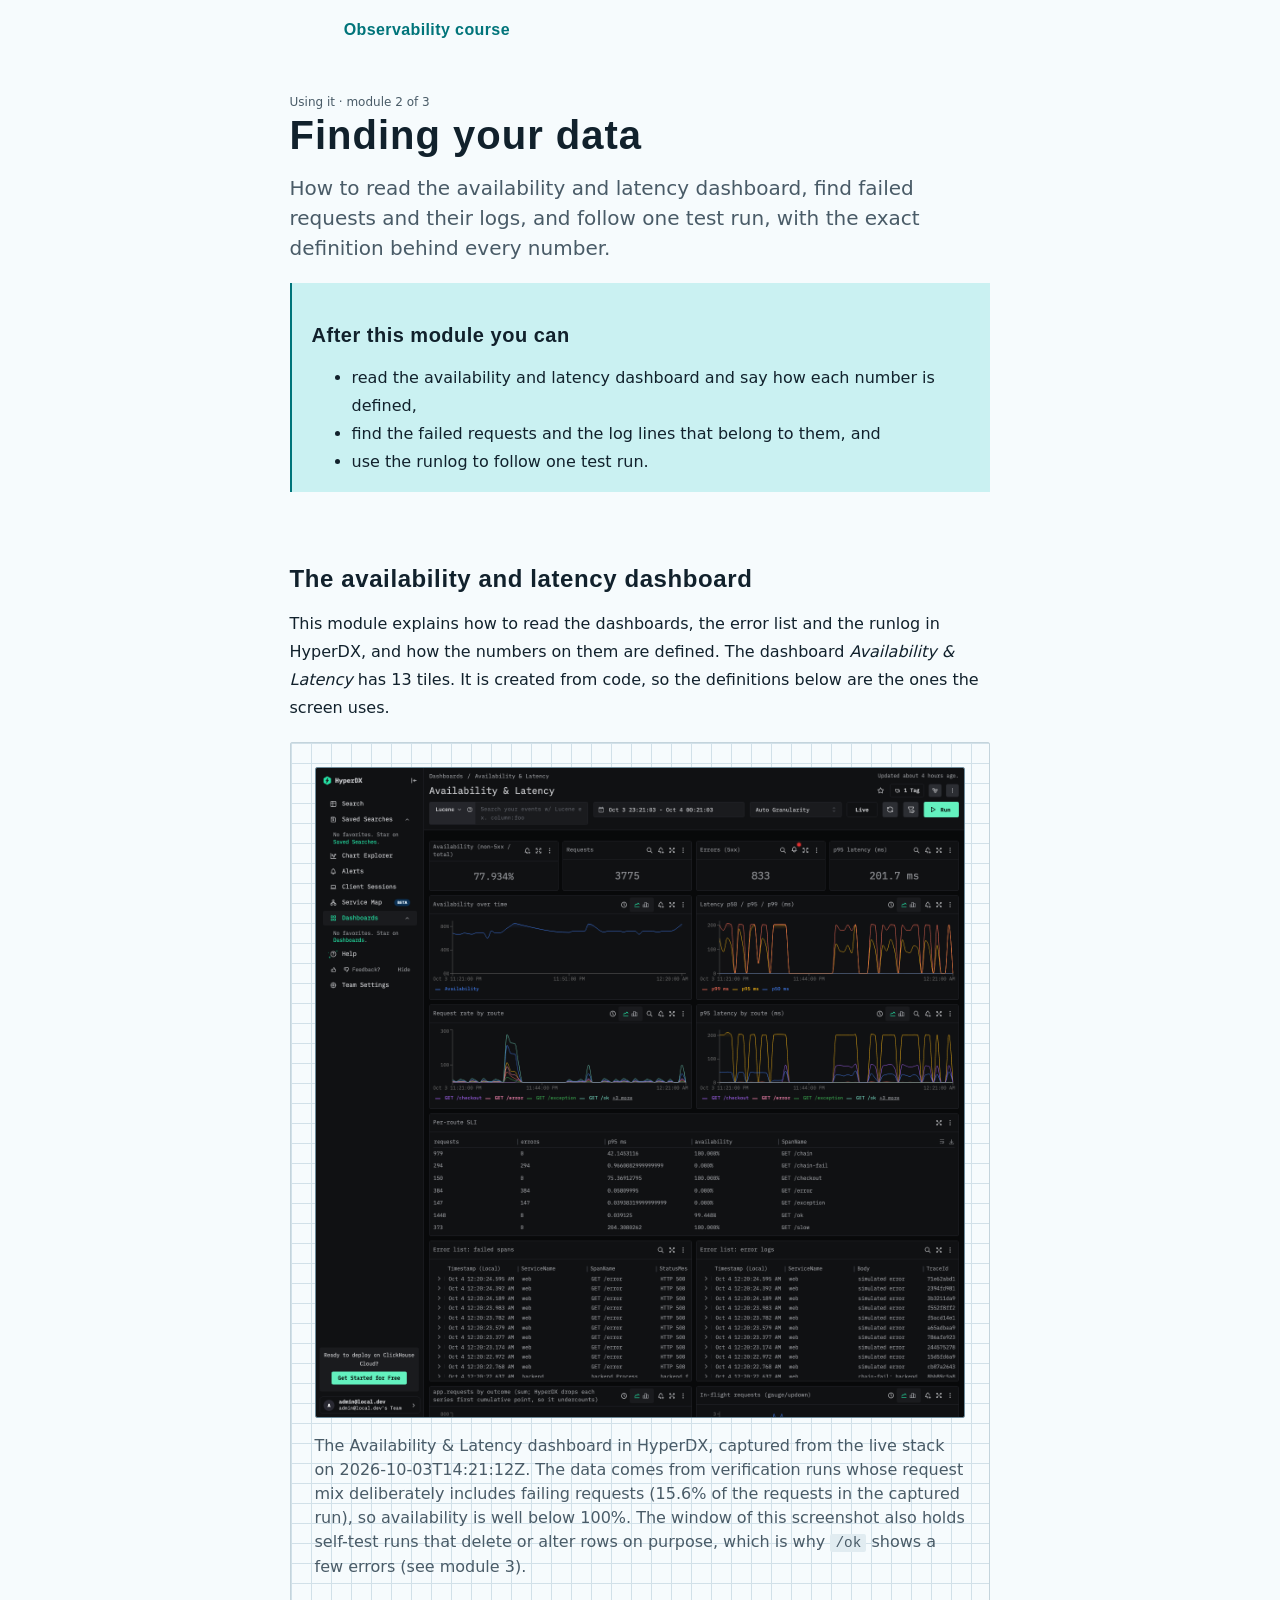
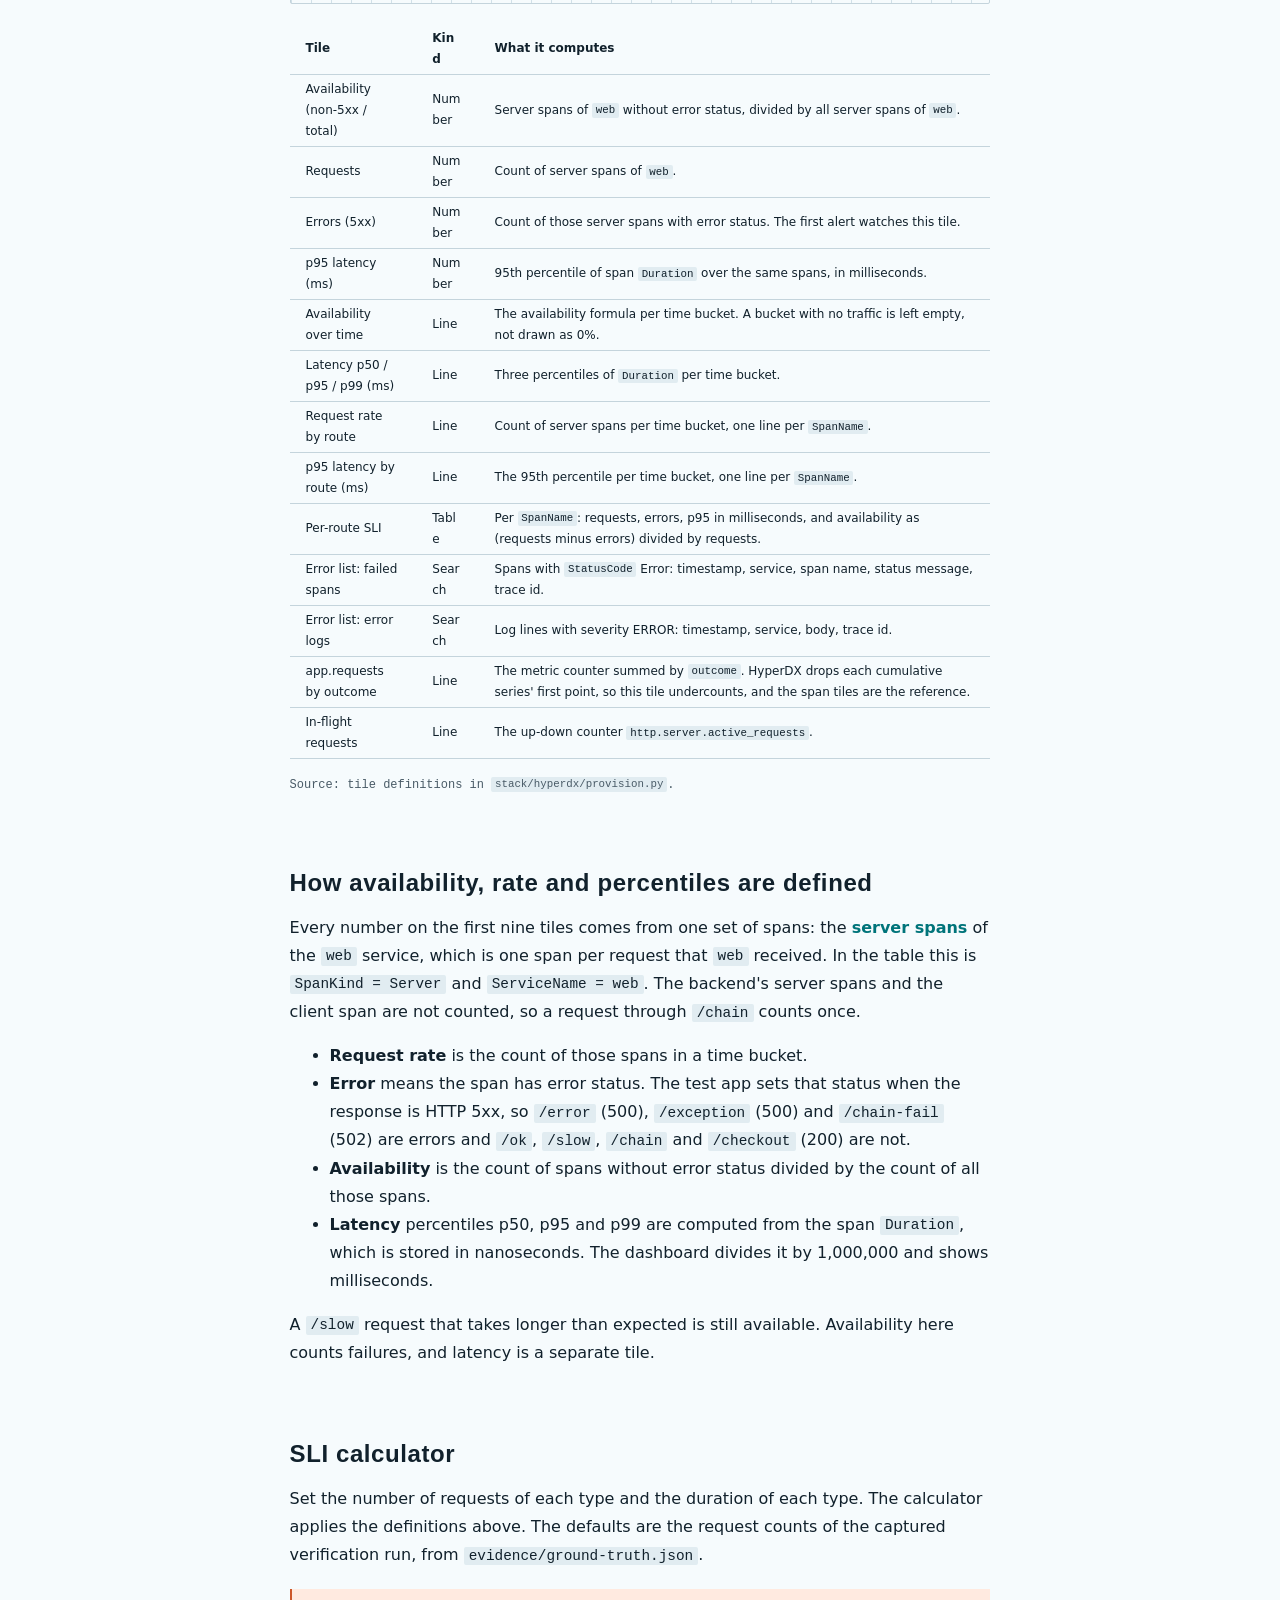
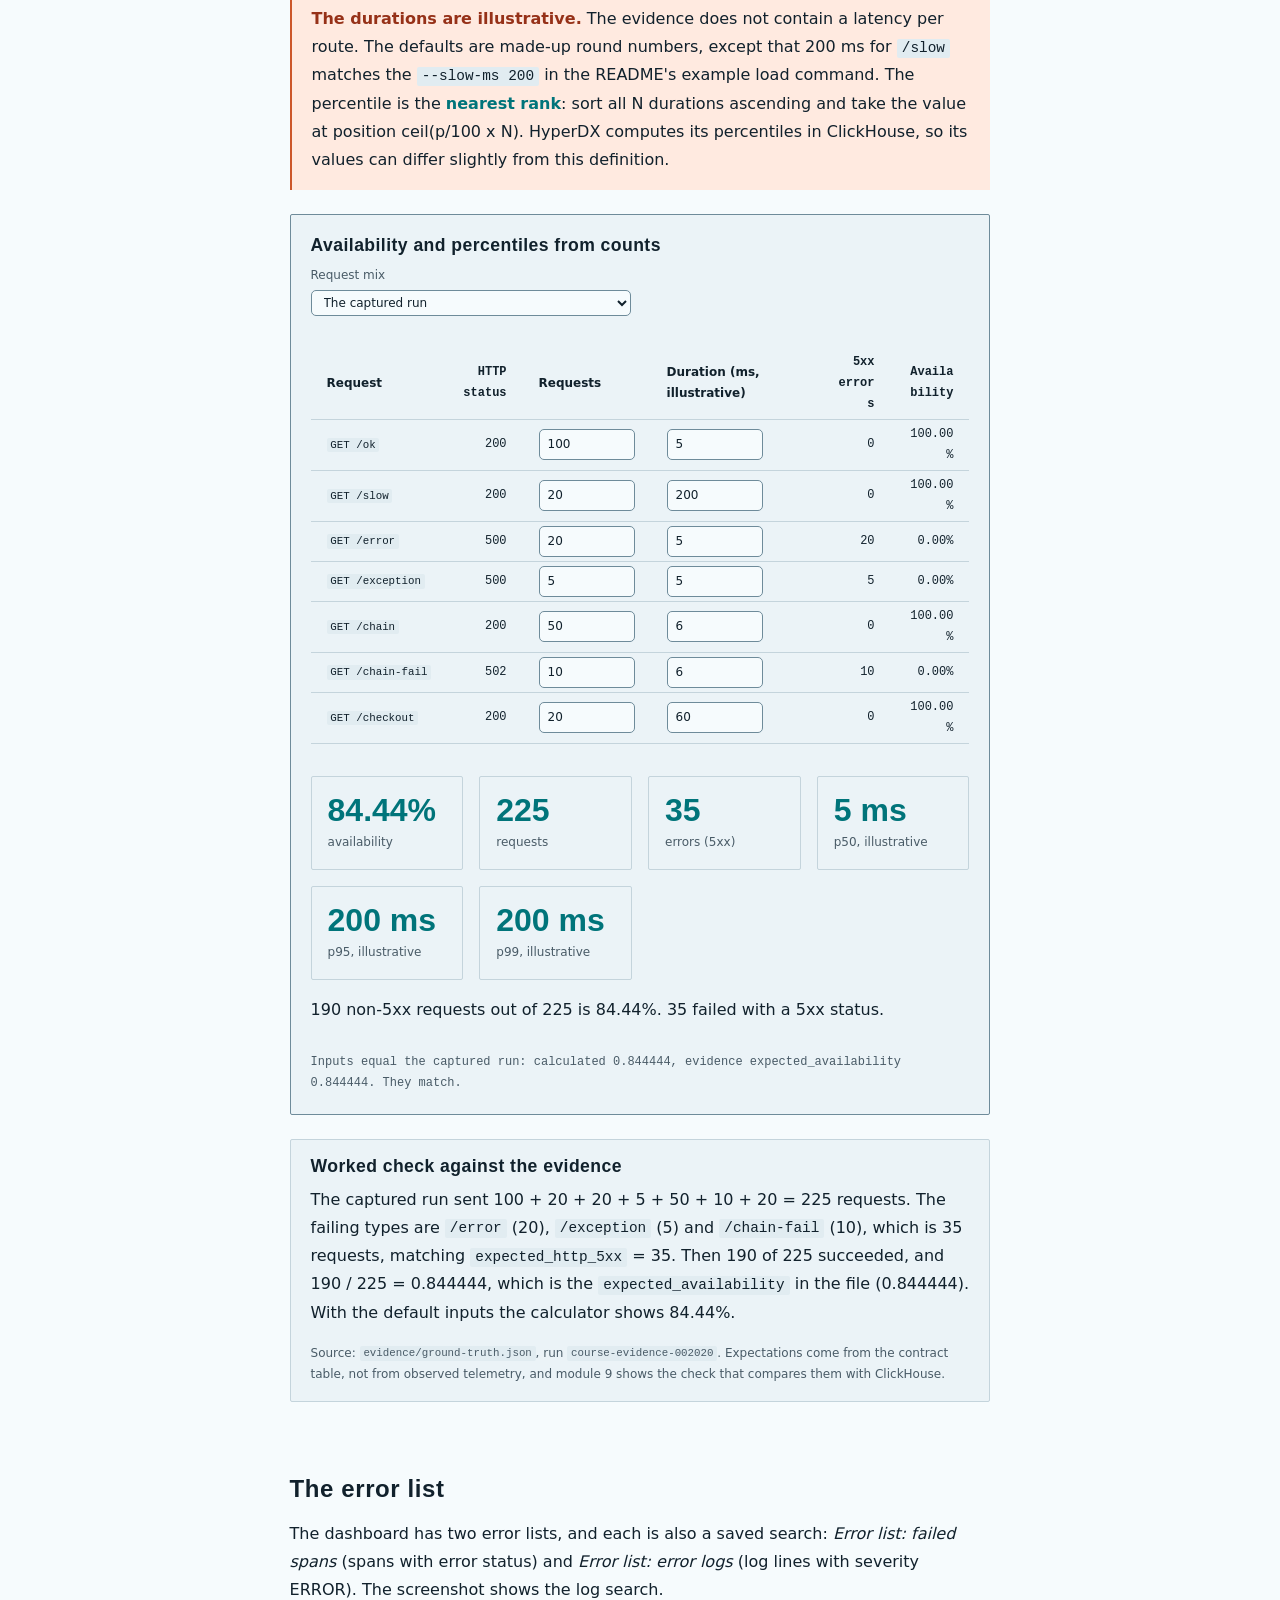
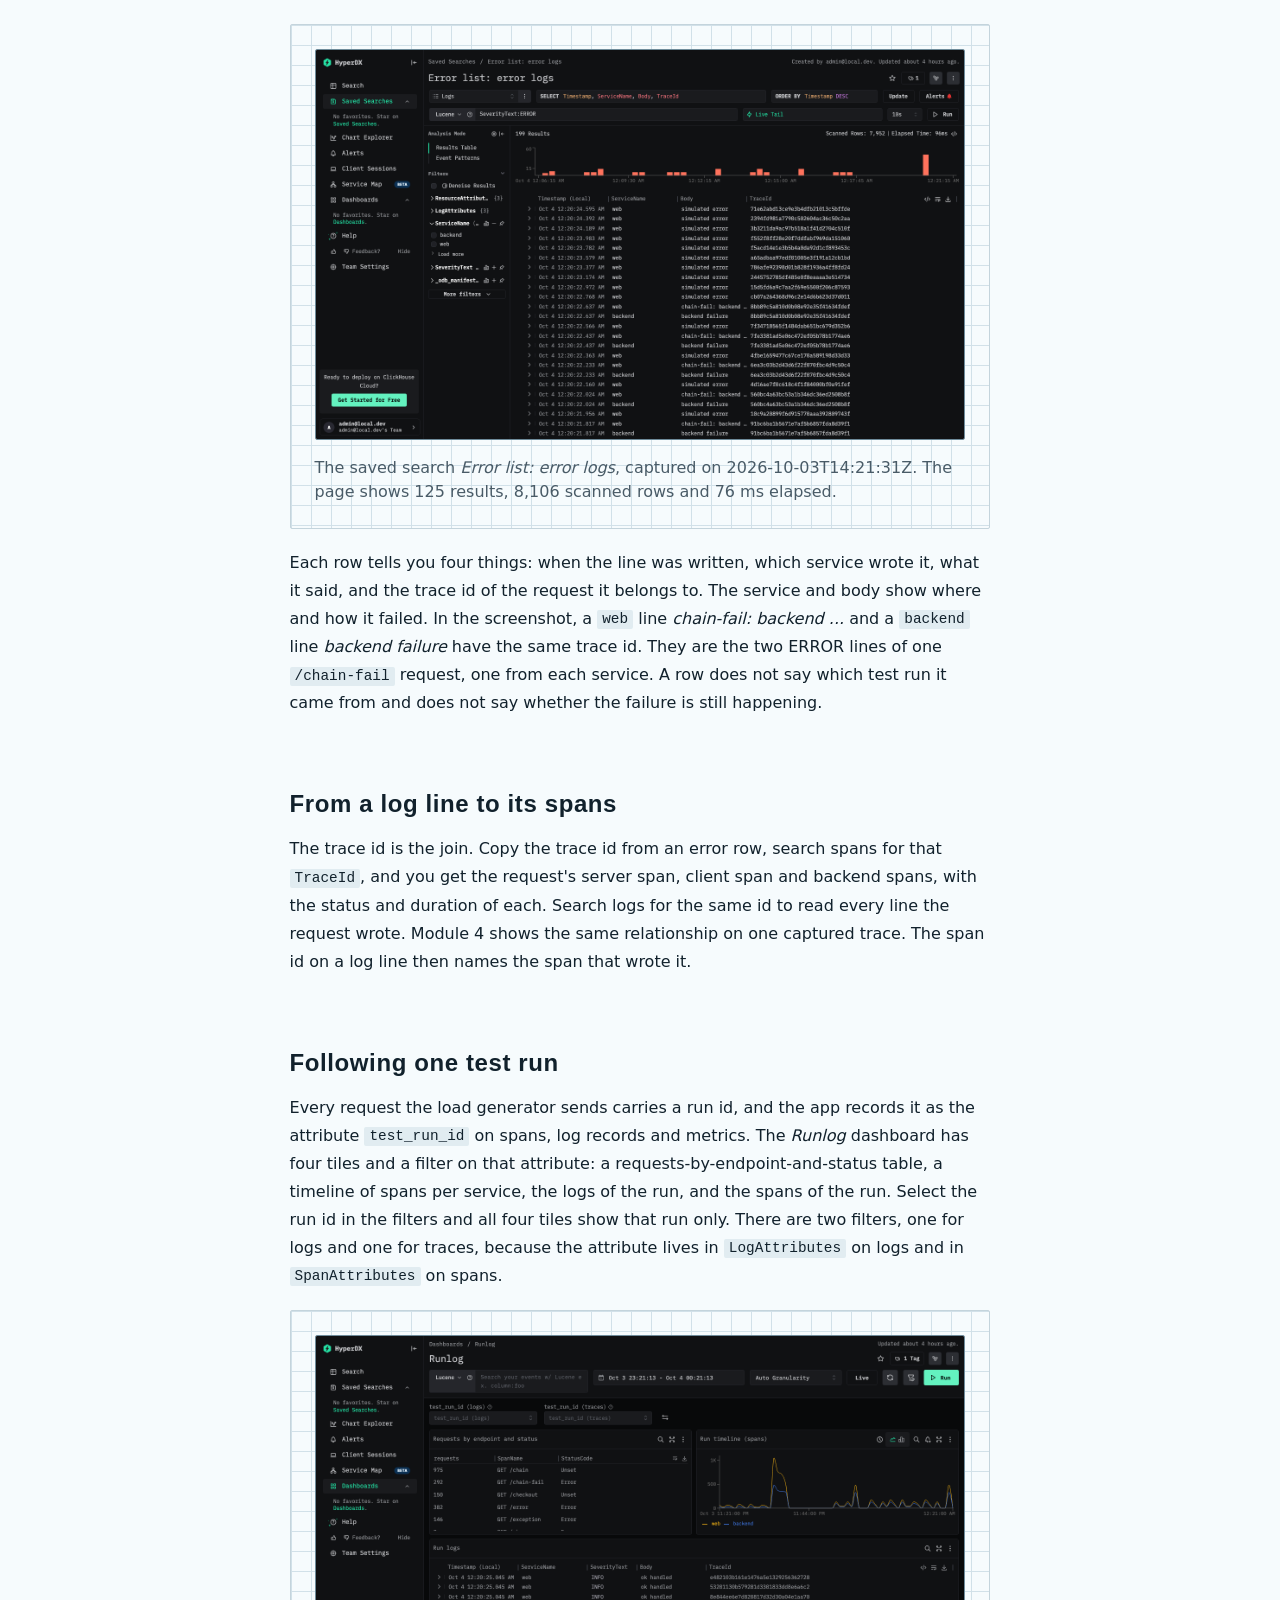
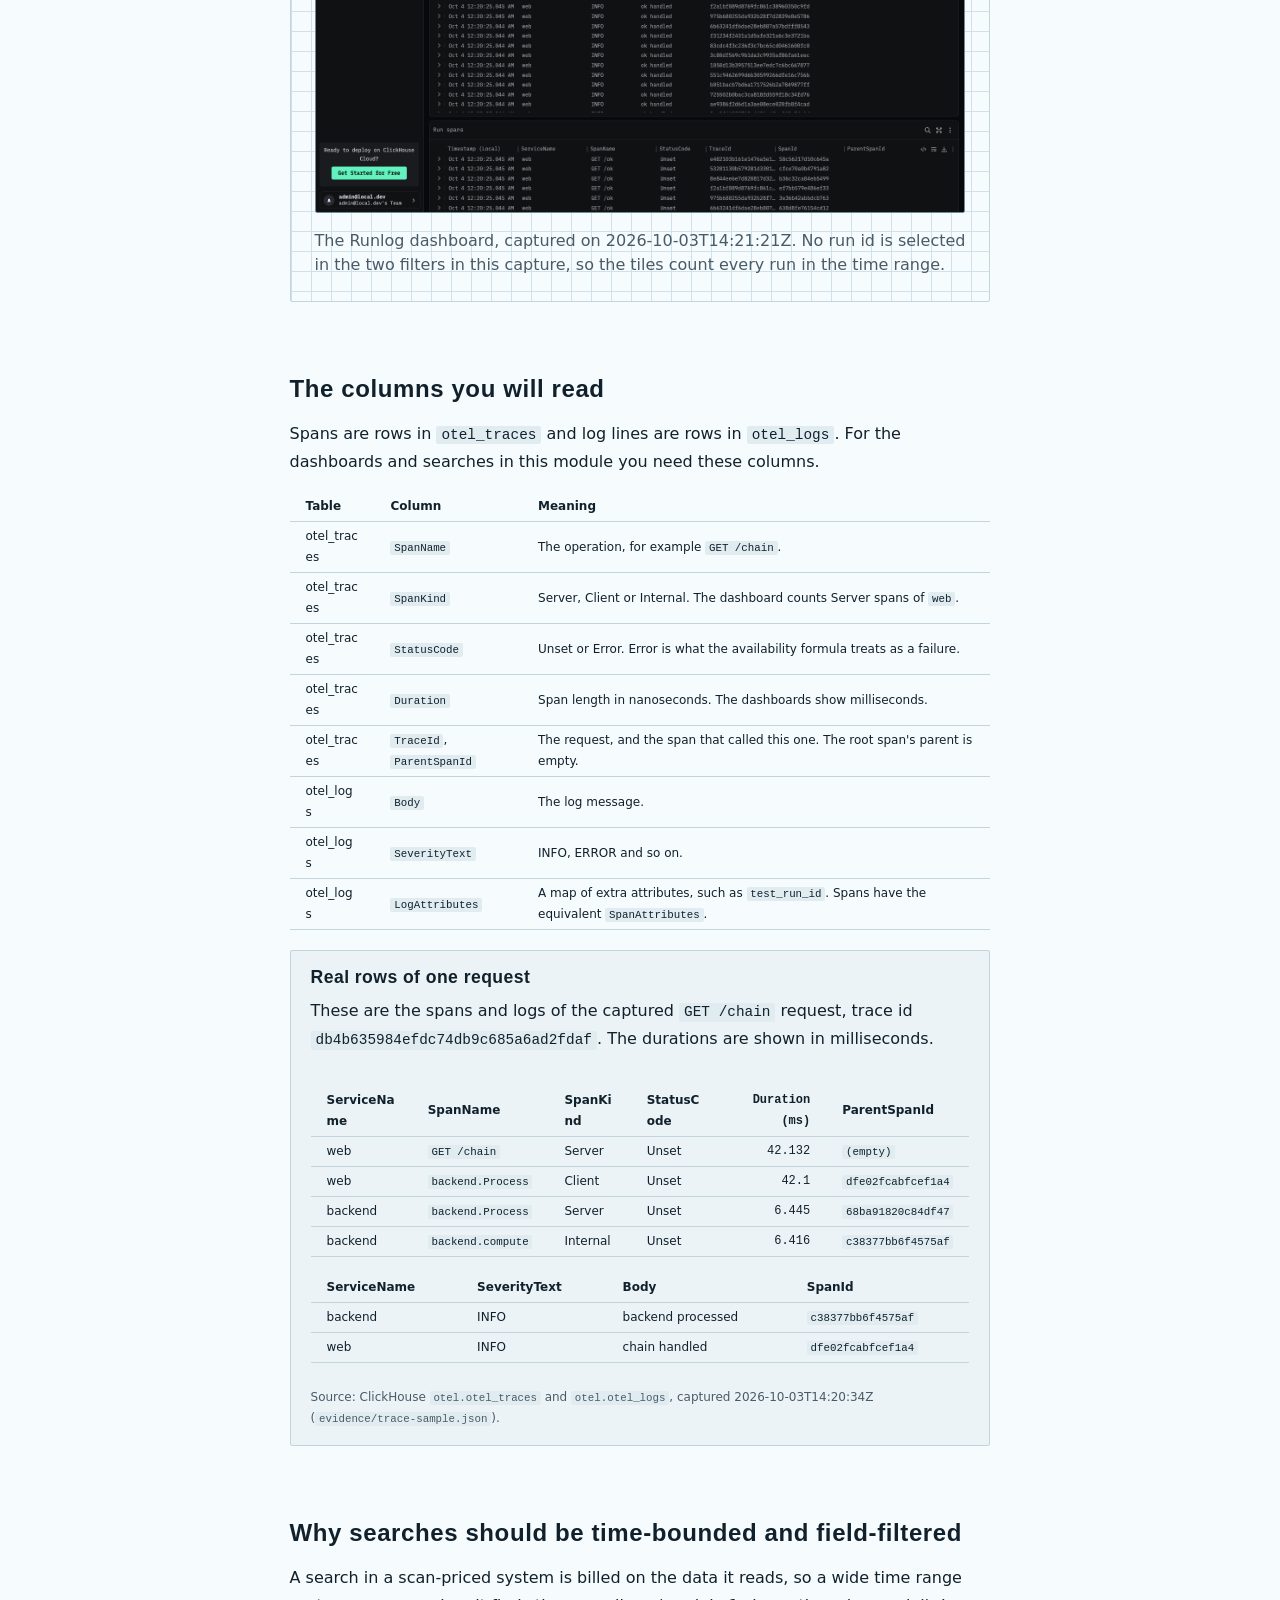
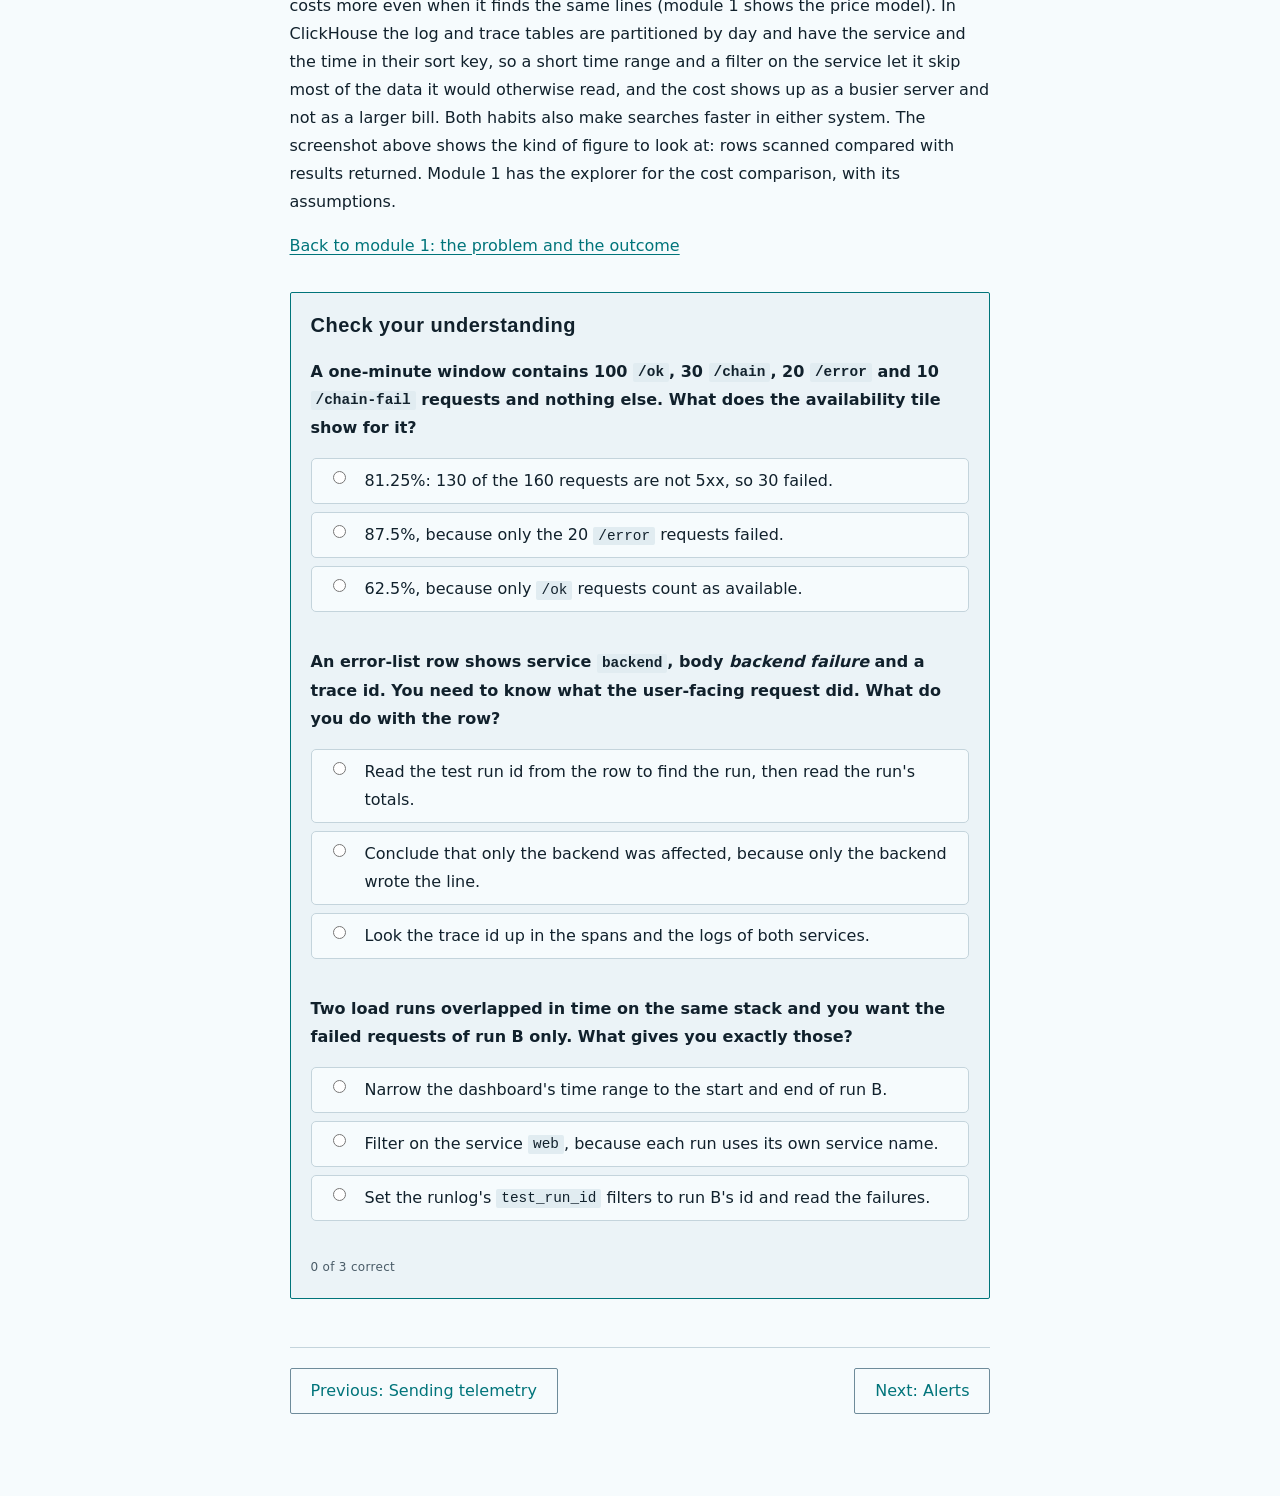
<file: course/modules/05-finding-your-data.html>
<!doctype html>
<html lang="en">
<head>
<meta charset="utf-8">
<meta name="viewport" content="width=device-width, initial-scale=1">
<title>Finding your data</title>
<link rel="stylesheet" href="../assets/tokens.css">
<link rel="stylesheet" href="../assets/theme.css">
<link rel="stylesheet" href="../assets/components.css">
<link rel="stylesheet" href="../assets/local.css">
</head>
<body data-module="m05">
<nav class="site-bar" aria-label="Course"><a class="brand" href="../index.html">Observability course</a></nav>
<main>
  <header>
    <p class="crumbs">Using it · module 2 of 3</p>
    <h1>Finding your data</h1>
    <p class="lede">How to read the availability and latency dashboard, find failed requests and their logs, and follow one test run, with the exact definition behind every number.</p>
  </header>

  <section class="goals" aria-labelledby="goals">
    <h2 id="goals">After this module you can</h2>
    <ul>
      <li>read the availability and latency dashboard and say how each number is defined,</li>
      <li>find the failed requests and the log lines that belong to them, and</li>
      <li>use the runlog to follow one test run.</li>
    </ul>
  </section>

  <section aria-labelledby="dash">
    <h2 id="dash">The availability and latency dashboard</h2>
    <p>This module explains how to read the dashboards, the error list and the runlog in HyperDX, and how the numbers on them are defined. The dashboard <em>Availability &amp; Latency</em> has 13 tiles. It is created from code, so the definitions below are the ones the screen uses.</p>
    <figure class="shot">
      <img src="../evidence/screens/dash-availability.png" alt="HyperDX dashboard named Availability and Latency with number tiles for availability, requests, errors and p95 latency, line charts over time, a per-route table and error lists">
      <figcaption>The Availability &amp; Latency dashboard in HyperDX, captured from the live stack on 2026-10-03T14:21:12Z. The data comes from verification runs whose request mix deliberately includes failing requests (15.6% of the requests in the captured run), so availability is well below 100%. The window of this screenshot also holds self-test runs that delete or alter rows on purpose, which is why <code>/ok</code> shows a few errors (see module 3).</figcaption>
    </figure>
    <table class="data">
      <thead><tr><th scope="col">Tile</th><th scope="col">Kind</th><th scope="col">What it computes</th></tr></thead>
      <tbody>
<tr><td>Availability (non-5xx / total)</td><td>Number</td><td>Server spans of <code>web</code> without error status, divided by all server spans of <code>web</code>.</td></tr>
<tr><td>Requests</td><td>Number</td><td>Count of server spans of <code>web</code>.</td></tr>
<tr><td>Errors (5xx)</td><td>Number</td><td>Count of those server spans with error status. The first alert watches this tile.</td></tr>
<tr><td>p95 latency (ms)</td><td>Number</td><td>95th percentile of span <code>Duration</code> over the same spans, in milliseconds.</td></tr>
<tr><td>Availability over time</td><td>Line</td><td>The availability formula per time bucket. A bucket with no traffic is left empty, not drawn as 0%.</td></tr>
<tr><td>Latency p50 / p95 / p99 (ms)</td><td>Line</td><td>Three percentiles of <code>Duration</code> per time bucket.</td></tr>
<tr><td>Request rate by route</td><td>Line</td><td>Count of server spans per time bucket, one line per <code>SpanName</code>.</td></tr>
<tr><td>p95 latency by route (ms)</td><td>Line</td><td>The 95th percentile per time bucket, one line per <code>SpanName</code>.</td></tr>
<tr><td>Per-route SLI</td><td>Table</td><td>Per <code>SpanName</code>: requests, errors, p95 in milliseconds, and availability as (requests minus errors) divided by requests.</td></tr>
<tr><td>Error list: failed spans</td><td>Search</td><td>Spans with <code>StatusCode</code> Error: timestamp, service, span name, status message, trace id.</td></tr>
<tr><td>Error list: error logs</td><td>Search</td><td>Log lines with severity ERROR: timestamp, service, body, trace id.</td></tr>
<tr><td>app.requests by outcome</td><td>Line</td><td>The metric counter summed by <code>outcome</code>. HyperDX drops each cumulative series' first point, so this tile undercounts, and the span tiles are the reference.</td></tr>
<tr><td>In-flight requests</td><td>Line</td><td>The up-down counter <code>http.server.active_requests</code>.</td></tr>
      </tbody>
    </table>
    <p class="tag">Source: tile definitions in <code>stack/hyperdx/provision.py</code>.</p>
  </section>

  <section aria-labelledby="defs">
    <h2 id="defs">How availability, rate and percentiles are defined</h2>
    <p>Every number on the first nine tiles comes from one set of spans: the <dfn>server spans</dfn> of the <code>web</code> service, which is one span per request that <code>web</code> received. In the table this is <code>SpanKind = Server</code> and <code>ServiceName = web</code>. The backend's server spans and the client span are not counted, so a request through <code>/chain</code> counts once.</p>
    <ul>
      <li><strong>Request rate</strong> is the count of those spans in a time bucket.</li>
      <li><strong>Error</strong> means the span has error status. The test app sets that status when the response is HTTP 5xx, so <code>/error</code> (500), <code>/exception</code> (500) and <code>/chain-fail</code> (502) are errors and <code>/ok</code>, <code>/slow</code>, <code>/chain</code> and <code>/checkout</code> (200) are not.</li>
      <li><strong>Availability</strong> is the count of spans without error status divided by the count of all those spans.</li>
      <li><strong>Latency</strong> percentiles p50, p95 and p99 are computed from the span <code>Duration</code>, which is stored in nanoseconds. The dashboard divides it by 1,000,000 and shows milliseconds.</li>
    </ul>
    <p>A <code>/slow</code> request that takes longer than expected is still available. Availability here counts failures, and latency is a separate tile.</p>
  </section>

  <section aria-labelledby="calc">
    <h2 id="calc">SLI calculator</h2>
    <p>Set the number of requests of each type and the duration of each type. The calculator applies the definitions above. The defaults are the request counts of the captured verification run, from <code>evidence/ground-truth.json</code>.</p>
    <aside class="caveat"><p><strong>The durations are illustrative.</strong> The evidence does not contain a latency per route. The defaults are made-up round numbers, except that 200 ms for <code>/slow</code> matches the <code>--slow-ms 200</code> in the README's example load command. The percentile is the <dfn>nearest rank</dfn>: sort all N durations ascending and take the value at position ceil(p/100 x N). HyperDX computes its percentiles in ClickHouse, so its values can differ slightly from this definition.</p></aside>
    <div class="sim" id="sli-sim" data-expected-availability="0.8444444444444444" data-expected-total="225">
      <h3>Availability and percentiles from counts</h3>
      <div class="controls">
        <label class="ctl">Request mix
          <select id="sli-preset"><option value="captured" selected>The captured run</option><option value="healthy">Healthy traffic, no failures</option><option value="dependency">A failing dependency: every chain request fails</option><option value="custom">Custom (edit the counts)</option></select></label>
      </div>
      <div class="sli-scroll">
      <table class="data">
        <thead><tr><th scope="col">Request</th><th scope="col" class="num">HTTP status</th><th scope="col">Requests</th><th scope="col">Duration (ms, illustrative)</th><th scope="col" class="num">5xx errors</th><th scope="col" class="num">Availability</th></tr></thead>
        <tbody>
<tr><td><code>GET /ok</code></td><td class="num">200</td><td><input type="number" min="0" step="1" id="sli-count-ok" value="100" data-default="100" aria-label="Number of /ok requests"></td><td><input type="number" min="0" step="1" id="sli-ms-ok" value="5" data-default="5" aria-label="Illustrative duration in milliseconds of a /ok request"></td><td class="num" id="sli-r-err-ok"></td><td class="num" id="sli-r-av-ok"></td></tr>
<tr><td><code>GET /slow</code></td><td class="num">200</td><td><input type="number" min="0" step="1" id="sli-count-slow" value="20" data-default="20" aria-label="Number of /slow requests"></td><td><input type="number" min="0" step="1" id="sli-ms-slow" value="200" data-default="200" aria-label="Illustrative duration in milliseconds of a /slow request"></td><td class="num" id="sli-r-err-slow"></td><td class="num" id="sli-r-av-slow"></td></tr>
<tr><td><code>GET /error</code></td><td class="num">500</td><td><input type="number" min="0" step="1" id="sli-count-error" value="20" data-default="20" aria-label="Number of /error requests"></td><td><input type="number" min="0" step="1" id="sli-ms-error" value="5" data-default="5" aria-label="Illustrative duration in milliseconds of a /error request"></td><td class="num" id="sli-r-err-error"></td><td class="num" id="sli-r-av-error"></td></tr>
<tr><td><code>GET /exception</code></td><td class="num">500</td><td><input type="number" min="0" step="1" id="sli-count-exception" value="5" data-default="5" aria-label="Number of /exception requests"></td><td><input type="number" min="0" step="1" id="sli-ms-exception" value="5" data-default="5" aria-label="Illustrative duration in milliseconds of a /exception request"></td><td class="num" id="sli-r-err-exception"></td><td class="num" id="sli-r-av-exception"></td></tr>
<tr><td><code>GET /chain</code></td><td class="num">200</td><td><input type="number" min="0" step="1" id="sli-count-chain" value="50" data-default="50" aria-label="Number of /chain requests"></td><td><input type="number" min="0" step="1" id="sli-ms-chain" value="6" data-default="6" aria-label="Illustrative duration in milliseconds of a /chain request"></td><td class="num" id="sli-r-err-chain"></td><td class="num" id="sli-r-av-chain"></td></tr>
<tr><td><code>GET /chain-fail</code></td><td class="num">502</td><td><input type="number" min="0" step="1" id="sli-count-chain-fail" value="10" data-default="10" aria-label="Number of /chain-fail requests"></td><td><input type="number" min="0" step="1" id="sli-ms-chain-fail" value="6" data-default="6" aria-label="Illustrative duration in milliseconds of a /chain-fail request"></td><td class="num" id="sli-r-err-chain-fail"></td><td class="num" id="sli-r-av-chain-fail"></td></tr>
<tr><td><code>GET /checkout</code></td><td class="num">200</td><td><input type="number" min="0" step="1" id="sli-count-checkout" value="20" data-default="20" aria-label="Number of /checkout requests"></td><td><input type="number" min="0" step="1" id="sli-ms-checkout" value="60" data-default="60" aria-label="Illustrative duration in milliseconds of a /checkout request"></td><td class="num" id="sli-r-err-checkout"></td><td class="num" id="sli-r-av-checkout"></td></tr>
        </tbody>
      </table>
      </div>
      <div class="sli-out out" aria-live="polite">
        <div class="kpi"><span class="big" id="sli-avail">84.44%</span><span class="what">availability</span></div>
        <div class="kpi"><span class="big" id="sli-total">225</span><span class="what">requests</span></div>
        <div class="kpi"><span class="big" id="sli-errors">35</span><span class="what">errors (5xx)</span></div>
        <div class="kpi"><span class="big" id="sli-p50"></span><span class="what">p50, illustrative</span></div>
        <div class="kpi"><span class="big" id="sli-p95"></span><span class="what">p95, illustrative</span></div>
        <div class="kpi"><span class="big" id="sli-p99"></span><span class="what">p99, illustrative</span></div>
      </div>
      <p class="out" id="sli-line" aria-live="polite">190 non-5xx requests out of 225 is 84.44%. 35 failed with a 5xx status.</p>
      <p class="readout" id="sli-check">Inputs equal the captured run.</p>
    </div>
    <div class="evid">
      <h3>Worked check against the evidence</h3>
      <p>The captured run sent 100 + 20 + 20 + 5 + 50 + 10 + 20 = 225 requests. The failing types are <code>/error</code> (20), <code>/exception</code> (5) and <code>/chain-fail</code> (10), which is 35 requests, matching <code>expected_http_5xx</code> = 35. Then 190 of 225 succeeded, and 190 / 225 = 0.844444, which is the <code>expected_availability</code> in the file (0.844444). With the default inputs the calculator shows 84.44%.</p>
      <p class="src">Source: <code>evidence/ground-truth.json</code>, run <code>course-evidence-002020</code>. Expectations come from the contract table, not from observed telemetry, and module 9 shows the check that compares them with ClickHouse.</p>
    </div>
  </section>

  <section aria-labelledby="errors">
    <h2 id="errors">The error list</h2>
    <p>The dashboard has two error lists, and each is also a saved search: <em>Error list: failed spans</em> (spans with error status) and <em>Error list: error logs</em> (log lines with severity ERROR). The screenshot shows the log search.</p>
    <figure class="shot">
      <img src="../evidence/screens/search-error-logs.png" alt="HyperDX saved search named Error list: error logs, with a histogram of error counts over time and a table of log lines with timestamp, service, body and trace id">
      <figcaption>The saved search <em>Error list: error logs</em>, captured on 2026-10-03T14:21:31Z. The page shows 125 results, 8,106 scanned rows and 76 ms elapsed.</figcaption>
    </figure>
    <p>Each row tells you four things: when the line was written, which service wrote it, what it said, and the trace id of the request it belongs to. The service and body show where and how it failed. In the screenshot, a <code>web</code> line <em>chain-fail: backend ...</em> and a <code>backend</code> line <em>backend failure</em> have the same trace id. They are the two ERROR lines of one <code>/chain-fail</code> request, one from each service. A row does not say which test run it came from and does not say whether the failure is still happening.</p>
  </section>

  <section aria-labelledby="link">
    <h2 id="link">From a log line to its spans</h2>
    <p>The trace id is the join. Copy the trace id from an error row, search spans for that <code>TraceId</code>, and you get the request's server span, client span and backend spans, with the status and duration of each. Search logs for the same id to read every line the request wrote. Module 4 shows the same relationship on one captured trace. The span id on a log line then names the span that wrote it.</p>
  </section>

  <section aria-labelledby="runlog">
    <h2 id="runlog">Following one test run</h2>
    <p>Every request the load generator sends carries a run id, and the app records it as the attribute <code>test_run_id</code> on spans, log records and metrics. The <em>Runlog</em> dashboard has four tiles and a filter on that attribute: a requests-by-endpoint-and-status table, a timeline of spans per service, the logs of the run, and the spans of the run. Select the run id in the filters and all four tiles show that run only. There are two filters, one for logs and one for traces, because the attribute lives in <code>LogAttributes</code> on logs and in <code>SpanAttributes</code> on spans.</p>
    <figure class="shot">
      <img src="../evidence/screens/dash-runlog.png" alt="HyperDX dashboard named Runlog with two test_run_id filters, a table of requests by endpoint and status, a run timeline, run logs and run spans">
      <figcaption>The Runlog dashboard, captured on 2026-10-03T14:21:21Z. No run id is selected in the two filters in this capture, so the tiles count every run in the time range.</figcaption>
    </figure>
  </section>

  <section aria-labelledby="model">
    <h2 id="model">The columns you will read</h2>
    <p>Spans are rows in <code>otel_traces</code> and log lines are rows in <code>otel_logs</code>. For the dashboards and searches in this module you need these columns.</p>
    <table class="data">
      <thead><tr><th scope="col">Table</th><th scope="col">Column</th><th scope="col">Meaning</th></tr></thead>
      <tbody>
        <tr><td>otel_traces</td><td><code>SpanName</code></td><td>The operation, for example <code>GET /chain</code>.</td></tr>
        <tr><td>otel_traces</td><td><code>SpanKind</code></td><td>Server, Client or Internal. The dashboard counts Server spans of <code>web</code>.</td></tr>
        <tr><td>otel_traces</td><td><code>StatusCode</code></td><td>Unset or Error. Error is what the availability formula treats as a failure.</td></tr>
        <tr><td>otel_traces</td><td><code>Duration</code></td><td>Span length in nanoseconds. The dashboards show milliseconds.</td></tr>
        <tr><td>otel_traces</td><td><code>TraceId</code>, <code>ParentSpanId</code></td><td>The request, and the span that called this one. The root span's parent is empty.</td></tr>
        <tr><td>otel_logs</td><td><code>Body</code></td><td>The log message.</td></tr>
        <tr><td>otel_logs</td><td><code>SeverityText</code></td><td>INFO, ERROR and so on.</td></tr>
        <tr><td>otel_logs</td><td><code>LogAttributes</code></td><td>A map of extra attributes, such as <code>test_run_id</code>. Spans have the equivalent <code>SpanAttributes</code>.</td></tr>
      </tbody>
    </table>
    <div class="evid">
      <h3>Real rows of one request</h3>
      <p>These are the spans and logs of the captured <code>GET /chain</code> request, trace id <code>db4b635984efdc74db9c685a6ad2fdaf</code>. The durations are shown in milliseconds.</p>
      <div class="sli-scroll">
      <table class="data">
        <thead><tr><th scope="col">ServiceName</th><th scope="col">SpanName</th><th scope="col">SpanKind</th><th scope="col">StatusCode</th><th scope="col" class="num">Duration (ms)</th><th scope="col">ParentSpanId</th></tr></thead>
        <tbody>
<tr><td>web</td><td><code>GET /chain</code></td><td>Server</td><td>Unset</td><td class="num">42.132</td><td><code>(empty)</code></td></tr>
<tr><td>web</td><td><code>backend.Process</code></td><td>Client</td><td>Unset</td><td class="num">42.1</td><td><code>dfe02fcabfcef1a4</code></td></tr>
<tr><td>backend</td><td><code>backend.Process</code></td><td>Server</td><td>Unset</td><td class="num">6.445</td><td><code>68ba91820c84df47</code></td></tr>
<tr><td>backend</td><td><code>backend.compute</code></td><td>Internal</td><td>Unset</td><td class="num">6.416</td><td><code>c38377bb6f4575af</code></td></tr>
        </tbody>
      </table>
      <table class="data">
        <thead><tr><th scope="col">ServiceName</th><th scope="col">SeverityText</th><th scope="col">Body</th><th scope="col">SpanId</th></tr></thead>
        <tbody>
<tr><td>backend</td><td>INFO</td><td>backend processed</td><td><code>c38377bb6f4575af</code></td></tr>
<tr><td>web</td><td>INFO</td><td>chain handled</td><td><code>dfe02fcabfcef1a4</code></td></tr>
        </tbody>
      </table>
      </div>
      <p class="src">Source: ClickHouse <code>otel.otel_traces</code> and <code>otel.otel_logs</code>, captured 2026-10-03T14:20:34Z (<code>evidence/trace-sample.json</code>).</p>
    </div>
  </section>

  <section aria-labelledby="cost">
    <h2 id="cost">Why searches should be time-bounded and field-filtered</h2>
    <p>A search in a scan-priced system is billed on the data it reads, so a wide time range costs more even when it finds the same lines (module 1 shows the price model). In ClickHouse the log and trace tables are partitioned by day and have the service and the time in their sort key, so a short time range and a filter on the service let it skip most of the data it would otherwise read, and the cost shows up as a busier server and not as a larger bill. Both habits also make searches faster in either system. The screenshot above shows the kind of figure to look at: rows scanned compared with results returned. Module 1 has the explorer for the cost comparison, with its assumptions.</p>
    <p><a href="01-problem-and-outcome.html">Back to module 1: the problem and the outcome</a></p>
  </section>

  <section class="quiz" data-quiz aria-labelledby="quiz-h">
    <h2 id="quiz-h">Check your understanding</h2>
    <fieldset class="q" data-answer="a">
      <legend>A one-minute window contains 100 <code>/ok</code>, 30 <code>/chain</code>, 20 <code>/error</code> and 10 <code>/chain-fail</code> requests and nothing else. What does the availability tile show for it?</legend>
      <label class="opt"><input type="radio" name="q1" value="a"><span>81.25%: 130 of the 160 requests are not 5xx, so 30 failed.<span class="why">The three 5xx types are the failures, and the formula divides everything else by the total.</span></span></label>
      <label class="opt"><input type="radio" name="q1" value="b"><span>87.5%, because only the 20 <code>/error</code> requests failed.<span class="why">A 502 is a 5xx status as well, so revisit which responses the error status covers.</span></span></label>
      <label class="opt"><input type="radio" name="q1" value="c"><span>62.5%, because only <code>/ok</code> requests count as available.<span class="why">Every request without a 5xx status is available, so revisit what the numerator contains.</span></span></label>
      <p class="feedback" role="status" aria-live="polite"></p>
    </fieldset>
    <fieldset class="q" data-answer="c">
      <legend>An error-list row shows service <code>backend</code>, body <em>backend failure</em> and a trace id. You need to know what the user-facing request did. What do you do with the row?</legend>
      <label class="opt"><input type="radio" name="q2" value="a"><span>Read the test run id from the row to find the run, then read the run's totals.<span class="why">The error list does not show the run id as a column, so revisit what each row contains.</span></span></label>
      <label class="opt"><input type="radio" name="q2" value="b"><span>Conclude that only the backend was affected, because only the backend wrote the line.<span class="why">A line records where something was logged and not how far the effect travelled, so look at the other spans of the request.</span></span></label>
      <label class="opt"><input type="radio" name="q2" value="c"><span>Look the trace id up in the spans and the logs of both services.<span class="why">The trace id is the key that groups everything the request produced, across both services.</span></span></label>
      <p class="feedback" role="status" aria-live="polite"></p>
    </fieldset>
    <fieldset class="q" data-answer="c">
      <legend>Two load runs overlapped in time on the same stack and you want the failed requests of run B only. What gives you exactly those?</legend>
      <label class="opt"><input type="radio" name="q3" value="a"><span>Narrow the dashboard's time range to the start and end of run B.<span class="why">Where the runs overlap, the range still includes requests of run A, so revisit what separates the two runs.</span></span></label>
      <label class="opt"><input type="radio" name="q3" value="b"><span>Filter on the service <code>web</code>, because each run uses its own service name.<span class="why">Both runs use the same service names, so that filter cannot tell the runs apart.</span></span></label>
      <label class="opt"><input type="radio" name="q3" value="c"><span>Set the runlog's <code>test_run_id</code> filters to run B's id and read the failures.<span class="why">The attribute is recorded on every span and log record of a run, so a filter on it separates the runs however their times overlap.</span></span></label>
      <p class="feedback" role="status" aria-live="polite"></p>
    </fieldset>
    <p class="score" aria-live="polite"></p>
    <p class="gate" hidden>All correct. Continue to module 6 to see how alerts are evaluated on the data you just read.</p>
  </section>

  <nav class="pager" aria-label="Module navigation">
    <a href="04-sending-telemetry.html">Previous: Sending telemetry</a>
    <a class="next" href="06-alerts.html">Next: Alerts</a>
  </nav>
</main>
<script src="../assets/quiz.js" defer></script>
<script src="../assets/course.js" defer></script>
<script src="../assets/sim-sli.js" defer></script>
</body>
</html>
</file>
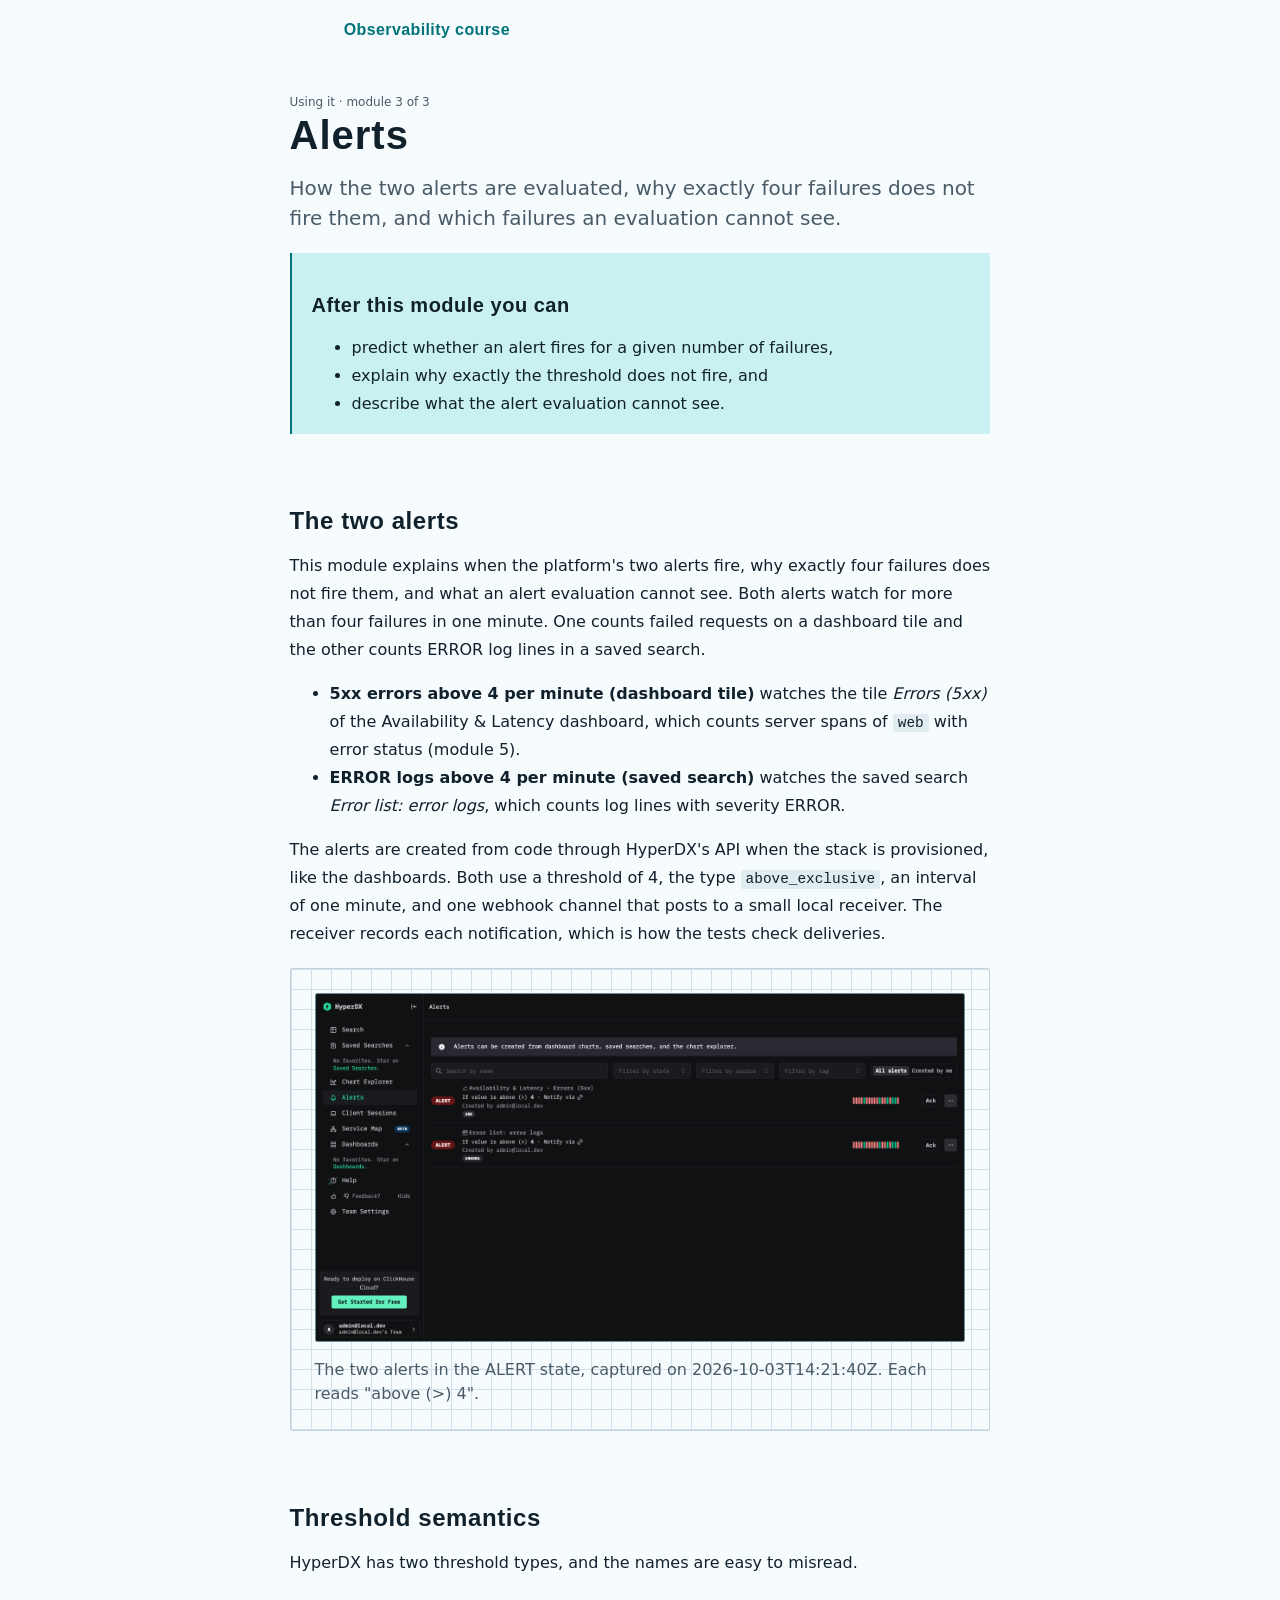
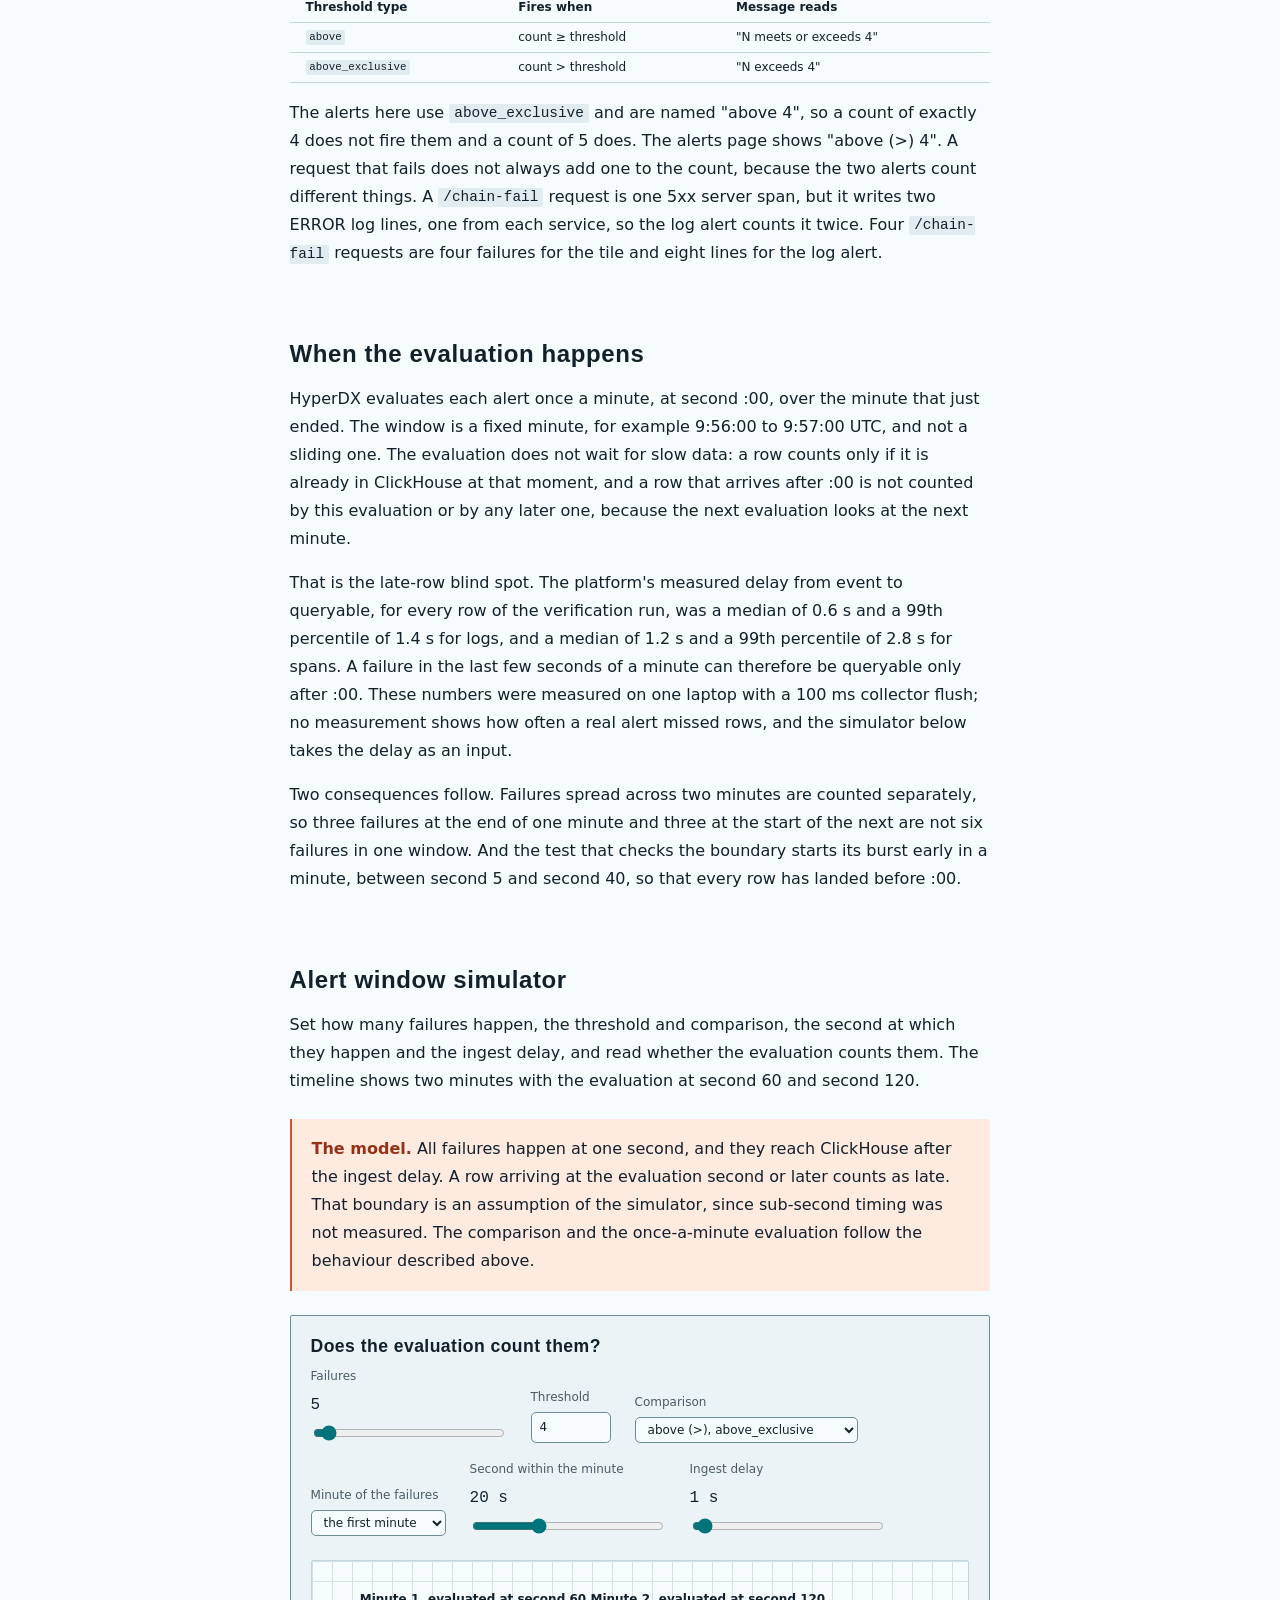
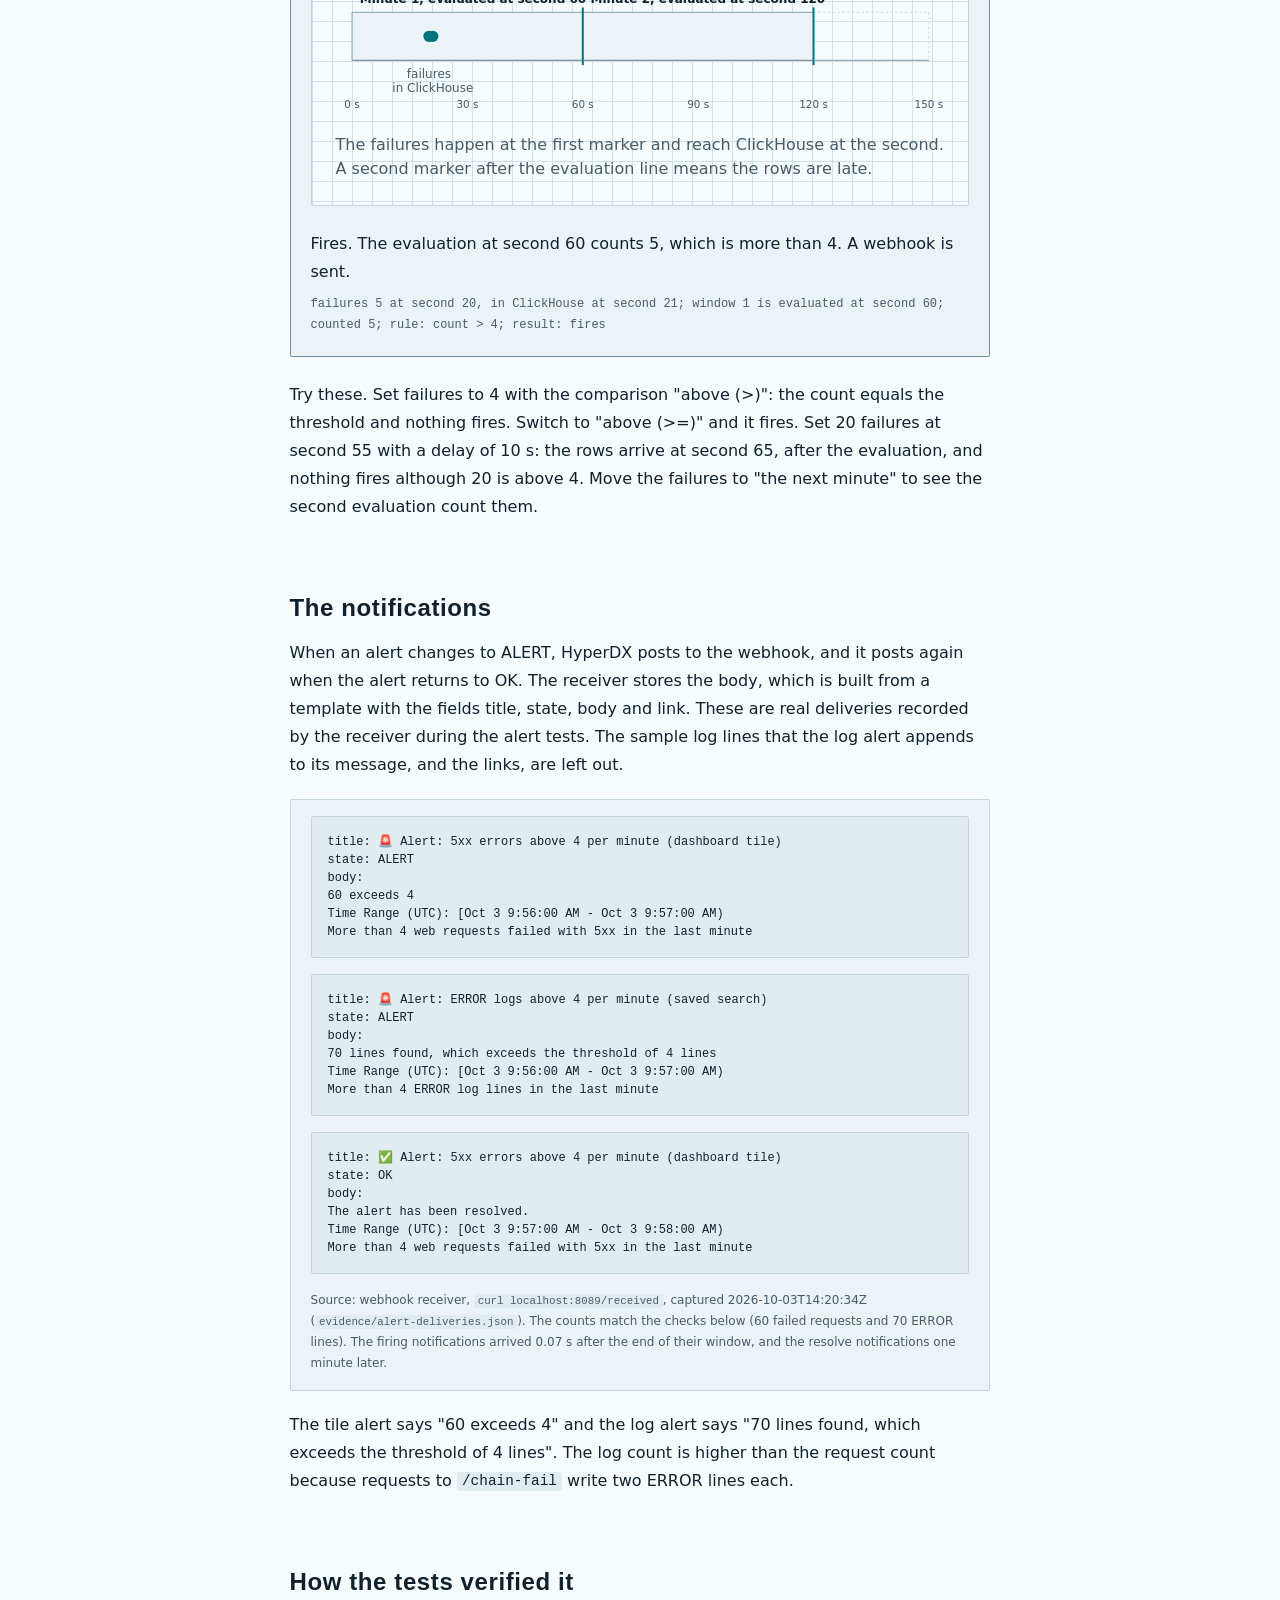
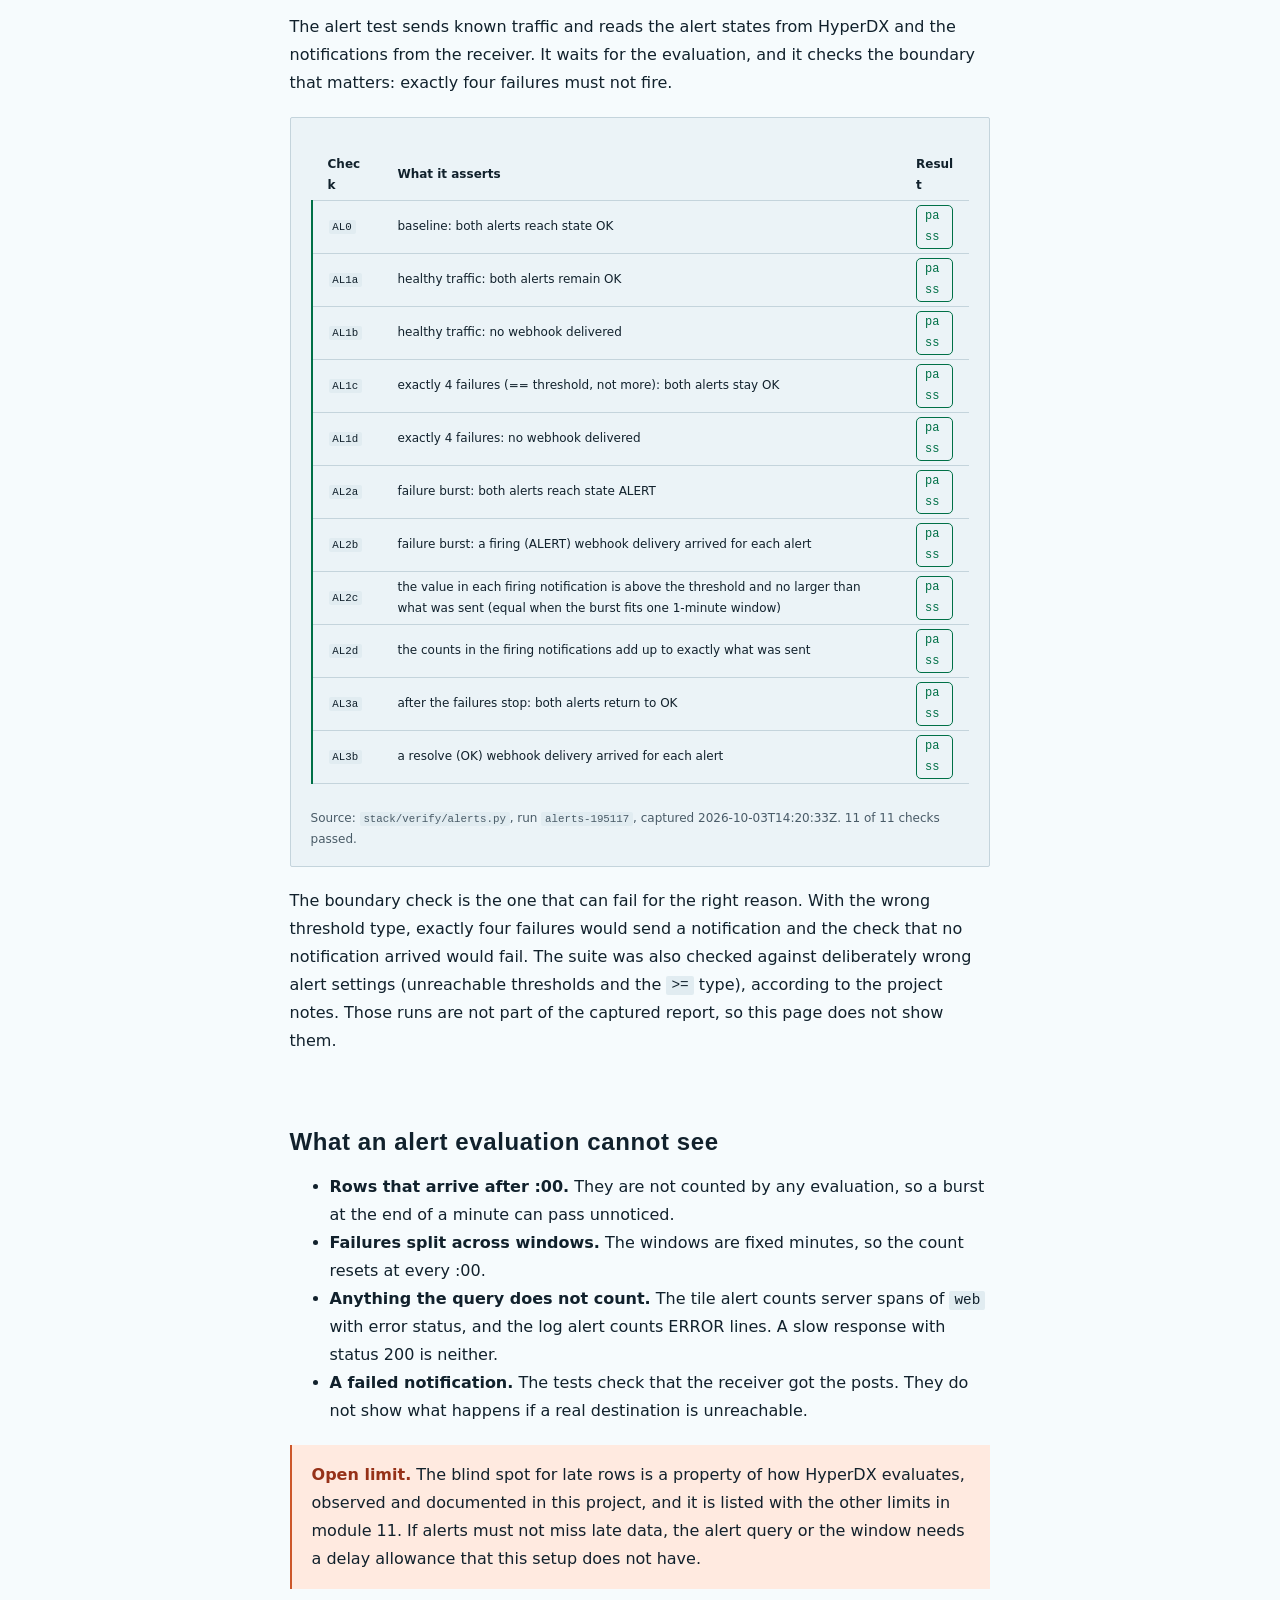
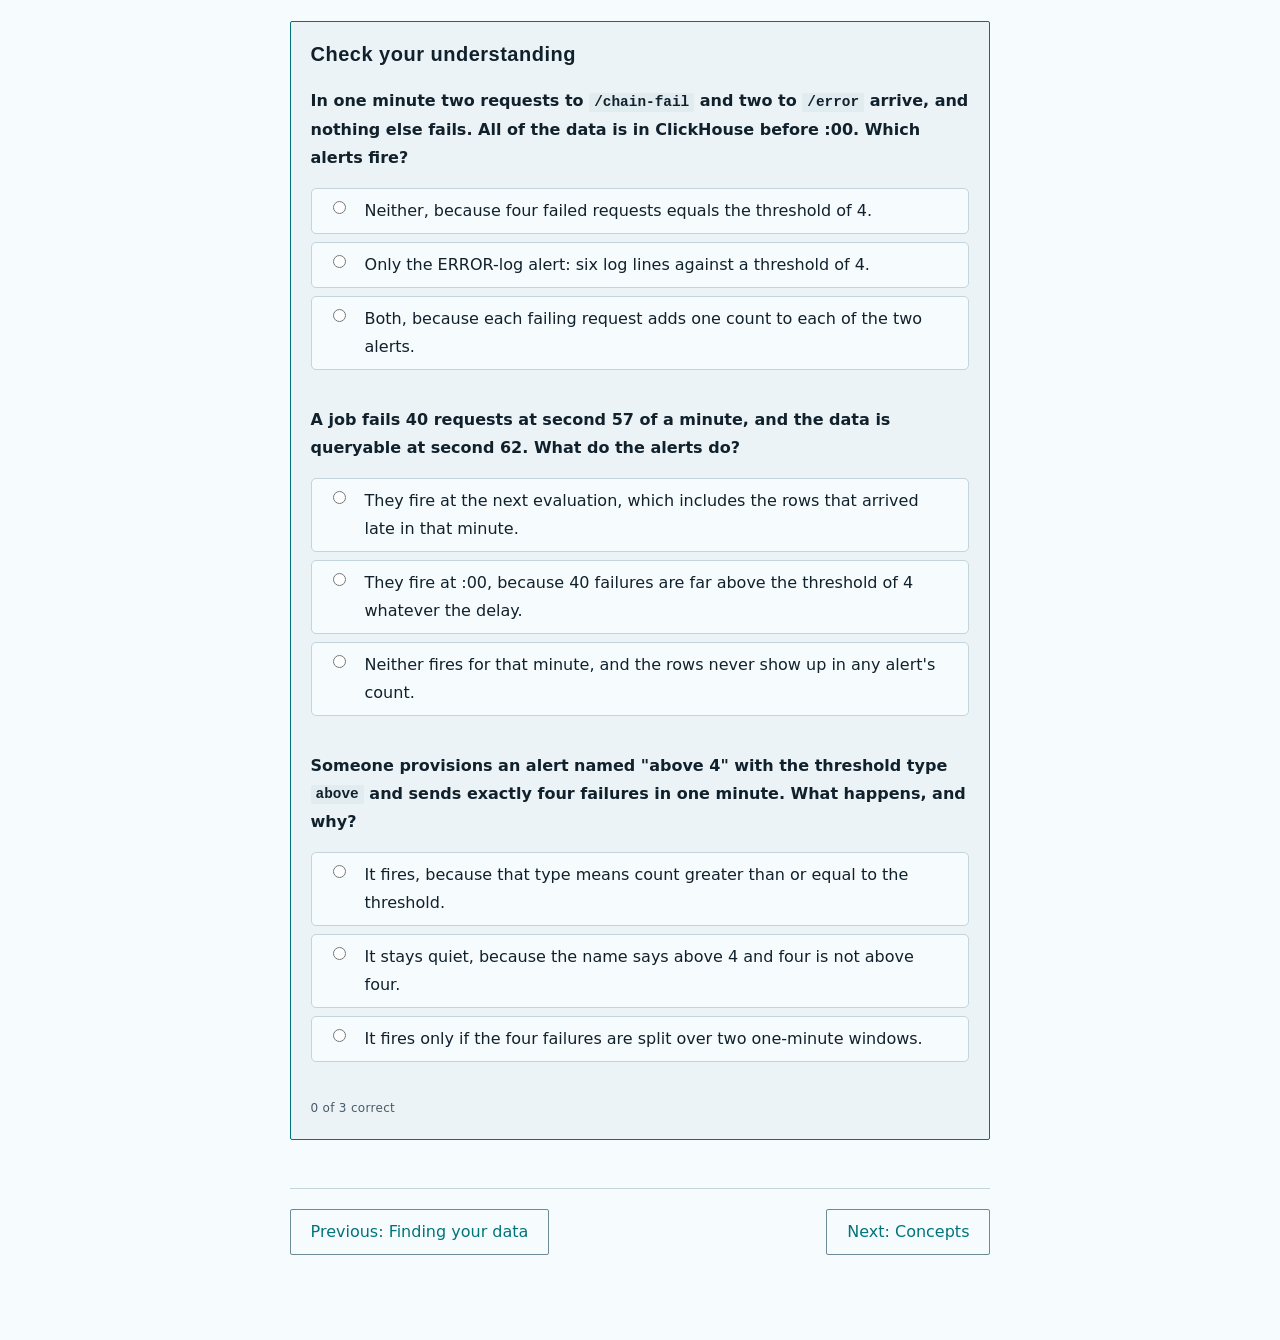
<file: course/modules/06-alerts.html>
<!doctype html>
<html lang="en">
<head>
<meta charset="utf-8">
<meta name="viewport" content="width=device-width, initial-scale=1">
<title>Alerts</title>
<link rel="stylesheet" href="../assets/tokens.css">
<link rel="stylesheet" href="../assets/theme.css">
<link rel="stylesheet" href="../assets/components.css">
<link rel="stylesheet" href="../assets/local.css">
</head>
<body data-module="m06">
<nav class="site-bar" aria-label="Course"><a class="brand" href="../index.html">Observability course</a></nav>
<main>
  <header>
    <p class="crumbs">Using it · module 3 of 3</p>
    <h1>Alerts</h1>
    <p class="lede">How the two alerts are evaluated, why exactly four failures does not fire them, and which failures an evaluation cannot see.</p>
  </header>

  <section class="goals" aria-labelledby="goals">
    <h2 id="goals">After this module you can</h2>
    <ul>
      <li>predict whether an alert fires for a given number of failures,</li>
      <li>explain why exactly the threshold does not fire, and</li>
      <li>describe what the alert evaluation cannot see.</li>
    </ul>
  </section>

  <section aria-labelledby="two">
    <h2 id="two">The two alerts</h2>
    <p>This module explains when the platform's two alerts fire, why exactly four failures does not fire them, and what an alert evaluation cannot see. Both alerts watch for more than four failures in one minute. One counts failed requests on a dashboard tile and the other counts ERROR log lines in a saved search.</p>
    <ul>
      <li><strong>5xx errors above 4 per minute (dashboard tile)</strong> watches the tile <em>Errors (5xx)</em> of the Availability &amp; Latency dashboard, which counts server spans of <code>web</code> with error status (module 5).</li>
      <li><strong>ERROR logs above 4 per minute (saved search)</strong> watches the saved search <em>Error list: error logs</em>, which counts log lines with severity ERROR.</li>
    </ul>
    <p>The alerts are created from code through HyperDX's API when the stack is provisioned, like the dashboards. Both use a threshold of 4, the type <code>above_exclusive</code>, an interval of one minute, and one webhook channel that posts to a small local receiver. The receiver records each notification, which is how the tests check deliveries.</p>
    <figure class="shot">
      <img src="../evidence/screens/alerts.png" alt="HyperDX alerts page with two alerts in the ALERT state, each reading: if value is above (>) 4">
      <figcaption>The two alerts in the ALERT state, captured on 2026-10-03T14:21:40Z. Each reads "above (&gt;) 4".</figcaption>
    </figure>
  </section>

  <section aria-labelledby="semantics">
    <h2 id="semantics">Threshold semantics</h2>
    <p>HyperDX has two threshold types, and the names are easy to misread.</p>
    <table class="data">
      <thead><tr><th scope="col">Threshold type</th><th scope="col">Fires when</th><th scope="col">Message reads</th></tr></thead>
      <tbody>
        <tr><td><code>above</code></td><td>count &ge; threshold</td><td>"N meets or exceeds 4"</td></tr>
        <tr><td><code>above_exclusive</code></td><td>count &gt; threshold</td><td>"N exceeds 4"</td></tr>
      </tbody>
    </table>
    <p>The alerts here use <code>above_exclusive</code> and are named "above 4", so a count of exactly 4 does not fire them and a count of 5 does. The alerts page shows "above (&gt;) 4". A request that fails does not always add one to the count, because the two alerts count different things. A <code>/chain-fail</code> request is one 5xx server span, but it writes two ERROR log lines, one from each service, so the log alert counts it twice. Four <code>/chain-fail</code> requests are four failures for the tile and eight lines for the log alert.</p>
  </section>

  <section aria-labelledby="timing">
    <h2 id="timing">When the evaluation happens</h2>
    <p>HyperDX evaluates each alert once a minute, at second :00, over the minute that just ended. The window is a fixed minute, for example 9:56:00 to 9:57:00 UTC, and not a sliding one. The evaluation does not wait for slow data: a row counts only if it is already in ClickHouse at that moment, and a row that arrives after :00 is not counted by this evaluation or by any later one, because the next evaluation looks at the next minute.</p>
    <p>That is the late-row blind spot. The platform's measured delay from event to queryable, for every row of the verification run, was a median of 0.6 s and a 99th percentile of 1.4 s for logs, and a median of 1.2 s and a 99th percentile of 2.8 s for spans. A failure in the last few seconds of a minute can therefore be queryable only after :00. These numbers were measured on one laptop with a 100 ms collector flush; no measurement shows how often a real alert missed rows, and the simulator below takes the delay as an input.</p>
    <p>Two consequences follow. Failures spread across two minutes are counted separately, so three failures at the end of one minute and three at the start of the next are not six failures in one window. And the test that checks the boundary starts its burst early in a minute, between second 5 and second 40, so that every row has landed before :00.</p>
  </section>

  <section aria-labelledby="sim">
    <h2 id="sim">Alert window simulator</h2>
    <p>Set how many failures happen, the threshold and comparison, the second at which they happen and the ingest delay, and read whether the evaluation counts them. The timeline shows two minutes with the evaluation at second 60 and second 120.</p>
    <aside class="note"><p><strong>The model.</strong> All failures happen at one second, and they reach ClickHouse after the ingest delay. A row arriving at the evaluation second or later counts as late. That boundary is an assumption of the simulator, since sub-second timing was not measured. The comparison and the once-a-minute evaluation follow the behaviour described above.</p></aside>
    <div class="sim" id="alert-sim">
      <h3>Does the evaluation count them?</h3>
      <div class="controls">
        <label class="ctl">Failures <output id="al-fail-o">5</output>
          <input type="range" id="al-fail" min="0" max="100" value="5"></label>
        <label class="ctl">Threshold
          <input type="number" id="al-thr" min="1" max="100" value="4"></label>
        <label class="ctl">Comparison
          <select id="al-op"><option value="&gt;" selected>above (&gt;), above_exclusive</option><option value="&gt;=">above (&gt;=), meets or exceeds</option></select></label>
        <label class="ctl">Minute of the failures
          <select id="al-minute"><option value="first" selected>the first minute</option><option value="next">the next minute</option></select></label>
        <label class="ctl">Second within the minute <output id="al-sec-o">20 s</output>
          <input type="range" id="al-sec" min="0" max="59" value="20"></label>
        <label class="ctl">Ingest delay <output id="al-delay-o">1 s</output>
          <input type="range" id="al-delay" min="0" max="30" value="1"></label>
      </div>
      <figure>
        <svg id="alert-svg" viewBox="0 0 760 164" role="img" aria-labelledby="alert-t alert-d"><title id="alert-t">Timeline of two minutes with alert evaluations</title><desc id="alert-d">Two one-minute windows with an evaluation at the end of each. A marker shows when the failures happen and a second marker when they reach ClickHouse.</desc></svg>
        <figcaption>The failures happen at the first marker and reach ClickHouse at the second. A second marker after the evaluation line means the rows are late.</figcaption>
      </figure>
      <p class="out" id="al-out" aria-live="polite">Set the inputs to see the outcome.</p>
      <p class="readout" id="al-readout"></p>
    </div>
    <p>Try these. Set failures to 4 with the comparison "above (&gt;)": the count equals the threshold and nothing fires. Switch to "above (&gt;=)" and it fires. Set 20 failures at second 55 with a delay of 10 s: the rows arrive at second 65, after the evaluation, and nothing fires although 20 is above 4. Move the failures to "the next minute" to see the second evaluation count them.</p>
  </section>

  <section aria-labelledby="payloads">
    <h2 id="payloads">The notifications</h2>
    <p>When an alert changes to ALERT, HyperDX posts to the webhook, and it posts again when the alert returns to OK. The receiver stores the body, which is built from a template with the fields title, state, body and link. These are real deliveries recorded by the receiver during the alert tests. The sample log lines that the log alert appends to its message, and the links, are left out.</p>
    <div class="evid">
      <pre class="log">title: 🚨 Alert: 5xx errors above 4 per minute (dashboard tile)
state: ALERT
body:
60 exceeds 4
Time Range (UTC): [Oct 3 9:56:00 AM - Oct 3 9:57:00 AM)
More than 4 web requests failed with 5xx in the last minute</pre>
      <pre class="log">title: 🚨 Alert: ERROR logs above 4 per minute (saved search)
state: ALERT
body:
70 lines found, which exceeds the threshold of 4 lines
Time Range (UTC): [Oct 3 9:56:00 AM - Oct 3 9:57:00 AM)
More than 4 ERROR log lines in the last minute</pre>
      <pre class="log">title: ✅ Alert: 5xx errors above 4 per minute (dashboard tile)
state: OK
body:
The alert has been resolved.
Time Range (UTC): [Oct 3 9:57:00 AM - Oct 3 9:58:00 AM)
More than 4 web requests failed with 5xx in the last minute</pre>
      <p class="src">Source: webhook receiver, <code>curl localhost:8089/received</code>, captured 2026-10-03T14:20:34Z (<code>evidence/alert-deliveries.json</code>). The counts match the checks below (60 failed requests and 70 ERROR lines). The firing notifications arrived 0.07 s after the end of their window, and the resolve notifications one minute later.</p>
    </div>
    <p>The tile alert says "60 exceeds 4" and the log alert says "70 lines found, which exceeds the threshold of 4 lines". The log count is higher than the request count because requests to <code>/chain-fail</code> write two ERROR lines each.</p>
  </section>

  <section aria-labelledby="tests">
    <h2 id="tests">How the tests verified it</h2>
    <p>The alert test sends known traffic and reads the alert states from HyperDX and the notifications from the receiver. It waits for the evaluation, and it checks the boundary that matters: exactly four failures must not fire.</p>
    <div class="evid">
      <div class="alert-scroll">
      <table class="data">
        <thead><tr><th scope="col">Check</th><th scope="col">What it asserts</th><th scope="col">Result</th></tr></thead>
        <tbody>
<tr class="is-ok"><td><code>AL0</code></td><td>baseline: both alerts reach state OK</td><td><span class="pill pill--ok">pass</span></td></tr>
<tr class="is-ok"><td><code>AL1a</code></td><td>healthy traffic: both alerts remain OK</td><td><span class="pill pill--ok">pass</span></td></tr>
<tr class="is-ok"><td><code>AL1b</code></td><td>healthy traffic: no webhook delivered</td><td><span class="pill pill--ok">pass</span></td></tr>
<tr class="is-ok"><td><code>AL1c</code></td><td>exactly 4 failures (== threshold, not more): both alerts stay OK</td><td><span class="pill pill--ok">pass</span></td></tr>
<tr class="is-ok"><td><code>AL1d</code></td><td>exactly 4 failures: no webhook delivered</td><td><span class="pill pill--ok">pass</span></td></tr>
<tr class="is-ok"><td><code>AL2a</code></td><td>failure burst: both alerts reach state ALERT</td><td><span class="pill pill--ok">pass</span></td></tr>
<tr class="is-ok"><td><code>AL2b</code></td><td>failure burst: a firing (ALERT) webhook delivery arrived for each alert</td><td><span class="pill pill--ok">pass</span></td></tr>
<tr class="is-ok"><td><code>AL2c</code></td><td>the value in each firing notification is above the threshold and no larger than what was sent (equal when the burst fits one 1-minute window)</td><td><span class="pill pill--ok">pass</span></td></tr>
<tr class="is-ok"><td><code>AL2d</code></td><td>the counts in the firing notifications add up to exactly what was sent</td><td><span class="pill pill--ok">pass</span></td></tr>
<tr class="is-ok"><td><code>AL3a</code></td><td>after the failures stop: both alerts return to OK</td><td><span class="pill pill--ok">pass</span></td></tr>
<tr class="is-ok"><td><code>AL3b</code></td><td>a resolve (OK) webhook delivery arrived for each alert</td><td><span class="pill pill--ok">pass</span></td></tr>
        </tbody>
      </table>
      </div>
      <p class="src">Source: <code>stack/verify/alerts.py</code>, run <code>alerts-195117</code>, captured 2026-10-03T14:20:33Z. 11 of 11 checks passed.</p>
    </div>
    <p>The boundary check is the one that can fail for the right reason. With the wrong threshold type, exactly four failures would send a notification and the check that no notification arrived would fail. The suite was also checked against deliberately wrong alert settings (unreachable thresholds and the <code>&gt;=</code> type), according to the project notes. Those runs are not part of the captured report, so this page does not show them.</p>
  </section>

  <section aria-labelledby="blind">
    <h2 id="blind">What an alert evaluation cannot see</h2>
    <ul>
      <li><strong>Rows that arrive after :00.</strong> They are not counted by any evaluation, so a burst at the end of a minute can pass unnoticed.</li>
      <li><strong>Failures split across windows.</strong> The windows are fixed minutes, so the count resets at every :00.</li>
      <li><strong>Anything the query does not count.</strong> The tile alert counts server spans of <code>web</code> with error status, and the log alert counts ERROR lines. A slow response with status 200 is neither.</li>
      <li><strong>A failed notification.</strong> The tests check that the receiver got the posts. They do not show what happens if a real destination is unreachable.</li>
    </ul>
    <aside class="caveat"><p><strong>Open limit.</strong> The blind spot for late rows is a property of how HyperDX evaluates, observed and documented in this project, and it is listed with the other limits in module 11. If alerts must not miss late data, the alert query or the window needs a delay allowance that this setup does not have.</p></aside>
  </section>

  <section class="quiz" data-quiz aria-labelledby="quiz-h">
    <h2 id="quiz-h">Check your understanding</h2>
    <fieldset class="q" data-answer="b">
      <legend>In one minute two requests to <code>/chain-fail</code> and two to <code>/error</code> arrive, and nothing else fails. All of the data is in ClickHouse before :00. Which alerts fire?</legend>
      <label class="opt"><input type="radio" name="q1" value="a"><span>Neither, because four failed requests equals the threshold of 4.<span class="why">The two alerts count different things, so check how many records one failing request produces for each.</span></span></label>
      <label class="opt"><input type="radio" name="q1" value="b"><span>Only the ERROR-log alert: six log lines against a threshold of 4.<span class="why">Six lines exceed 4, while four failed requests only equal it under the exclusive comparison.</span></span></label>
      <label class="opt"><input type="radio" name="q1" value="c"><span>Both, because each failing request adds one count to each of the two alerts.<span class="why">A request is not counted the same way by both alerts, so revisit what each alert's query counts.</span></span></label>
      <p class="feedback" role="status" aria-live="polite"></p>
    </fieldset>
    <fieldset class="q" data-answer="c">
      <legend>A job fails 40 requests at second 57 of a minute, and the data is queryable at second 62. What do the alerts do?</legend>
      <label class="opt"><input type="radio" name="q2" value="a"><span>They fire at the next evaluation, which includes the rows that arrived late in that minute.<span class="why">Each evaluation looks at the minute that just ended, so revisit which minute the late rows belong to.</span></span></label>
      <label class="opt"><input type="radio" name="q2" value="b"><span>They fire at :00, because 40 failures are far above the threshold of 4 whatever the delay.<span class="why">The count depends on which rows are in ClickHouse at :00, so look at when these arrive.</span></span></label>
      <label class="opt"><input type="radio" name="q2" value="c"><span>Neither fires for that minute, and the rows never show up in any alert's count.<span class="why">The evaluation at :00 saw none of them, and the next one covers a different minute.</span></span></label>
      <p class="feedback" role="status" aria-live="polite"></p>
    </fieldset>
    <fieldset class="q" data-answer="a">
      <legend>Someone provisions an alert named "above 4" with the threshold type <code>above</code> and sends exactly four failures in one minute. What happens, and why?</legend>
      <label class="opt"><input type="radio" name="q3" value="a"><span>It fires, because that type means count greater than or equal to the threshold.<span class="why">The type, not the name, sets the comparison, so exactly the threshold fires.</span></span></label>
      <label class="opt"><input type="radio" name="q3" value="b"><span>It stays quiet, because the name says above 4 and four is not above four.<span class="why">The type decides the comparison and the name does not, so revisit what each type means.</span></span></label>
      <label class="opt"><input type="radio" name="q3" value="c"><span>It fires only if the four failures are split over two one-minute windows.<span class="why">Windows are fixed minutes and the comparison applies to each one, so splitting does not change the rule.</span></span></label>
      <p class="feedback" role="status" aria-live="polite"></p>
    </fieldset>
    <p class="score" aria-live="polite"></p>
    <p class="gate" hidden>All correct. You have finished the Using it track. Continue to module 7 if you also run the platform, or return to the course home.</p>
  </section>

  <nav class="pager" aria-label="Module navigation">
    <a href="05-finding-your-data.html">Previous: Finding your data</a>
    <a class="next" href="07-concepts.html">Next: Concepts</a>
  </nav>
</main>
<script src="../assets/quiz.js" defer></script>
<script src="../assets/course.js" defer></script>
<script src="../assets/sim-alert.js" defer></script>
</body>
</html>
</file>
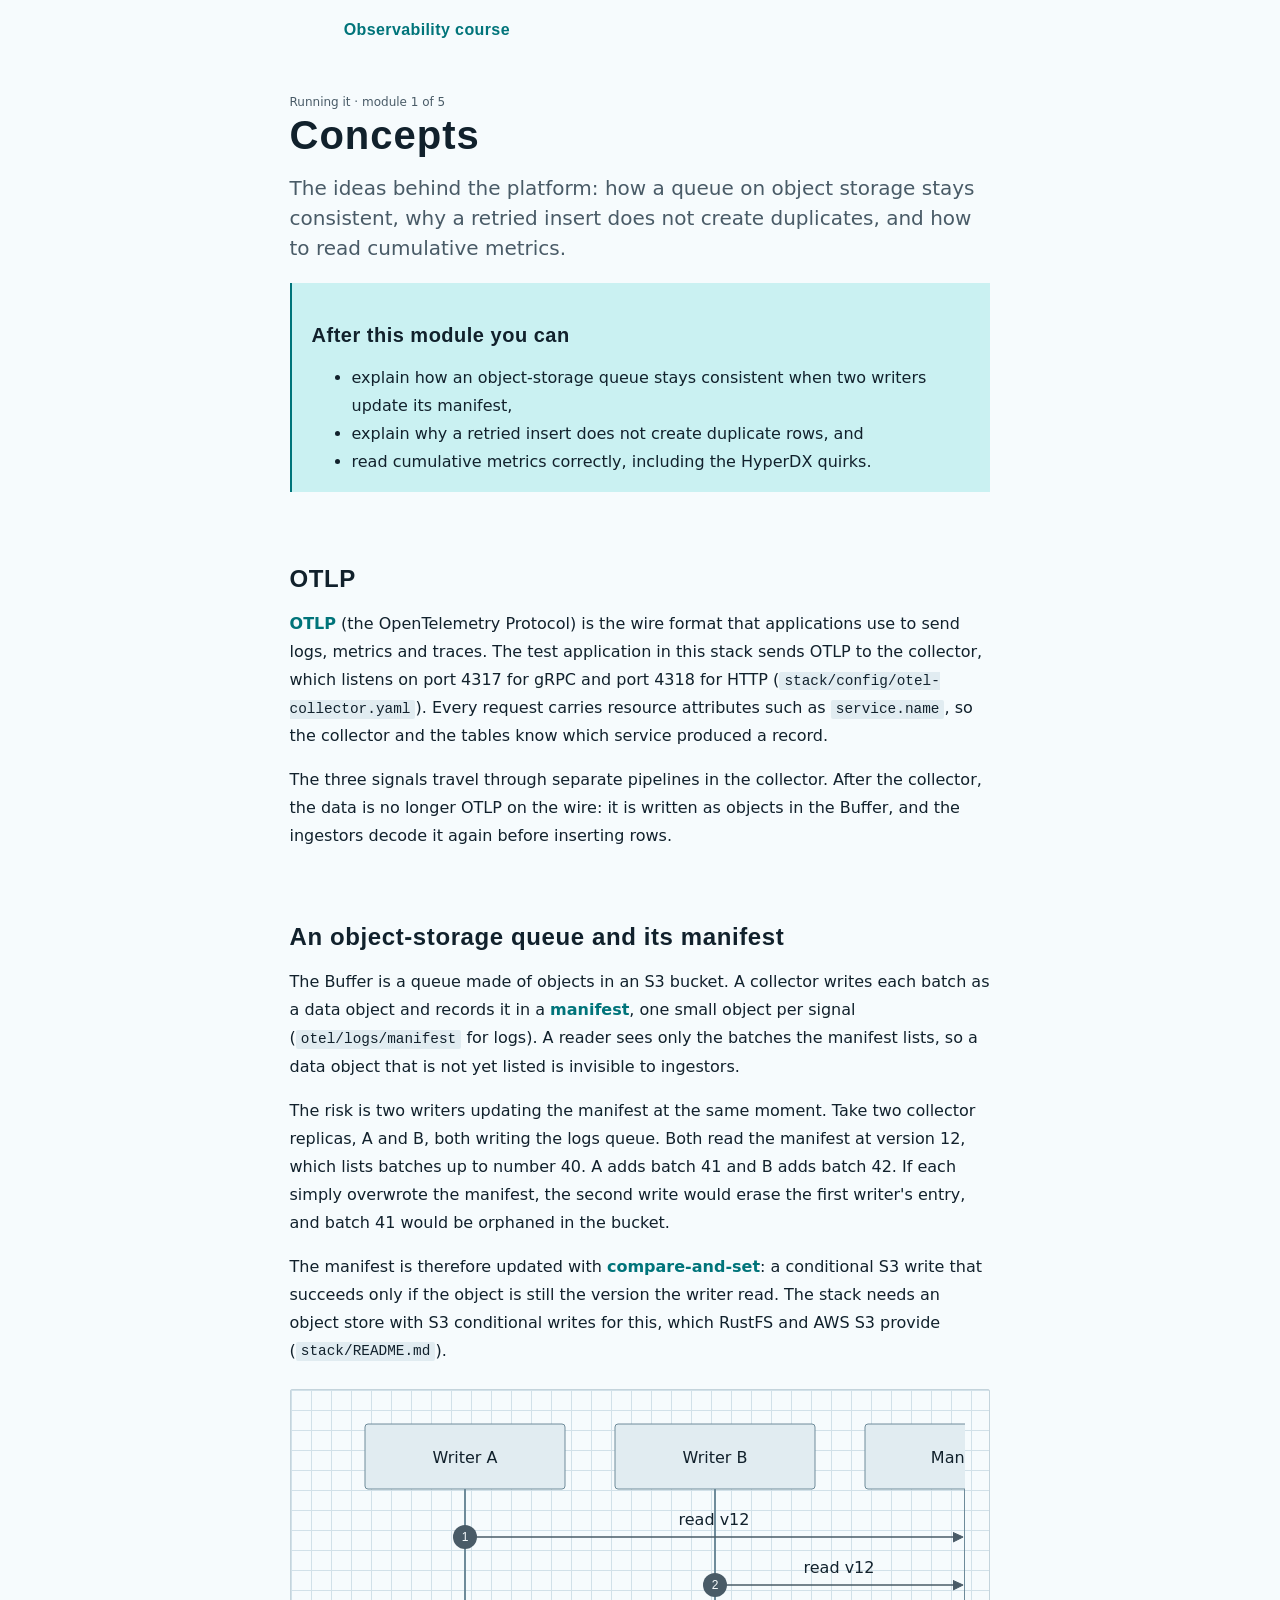
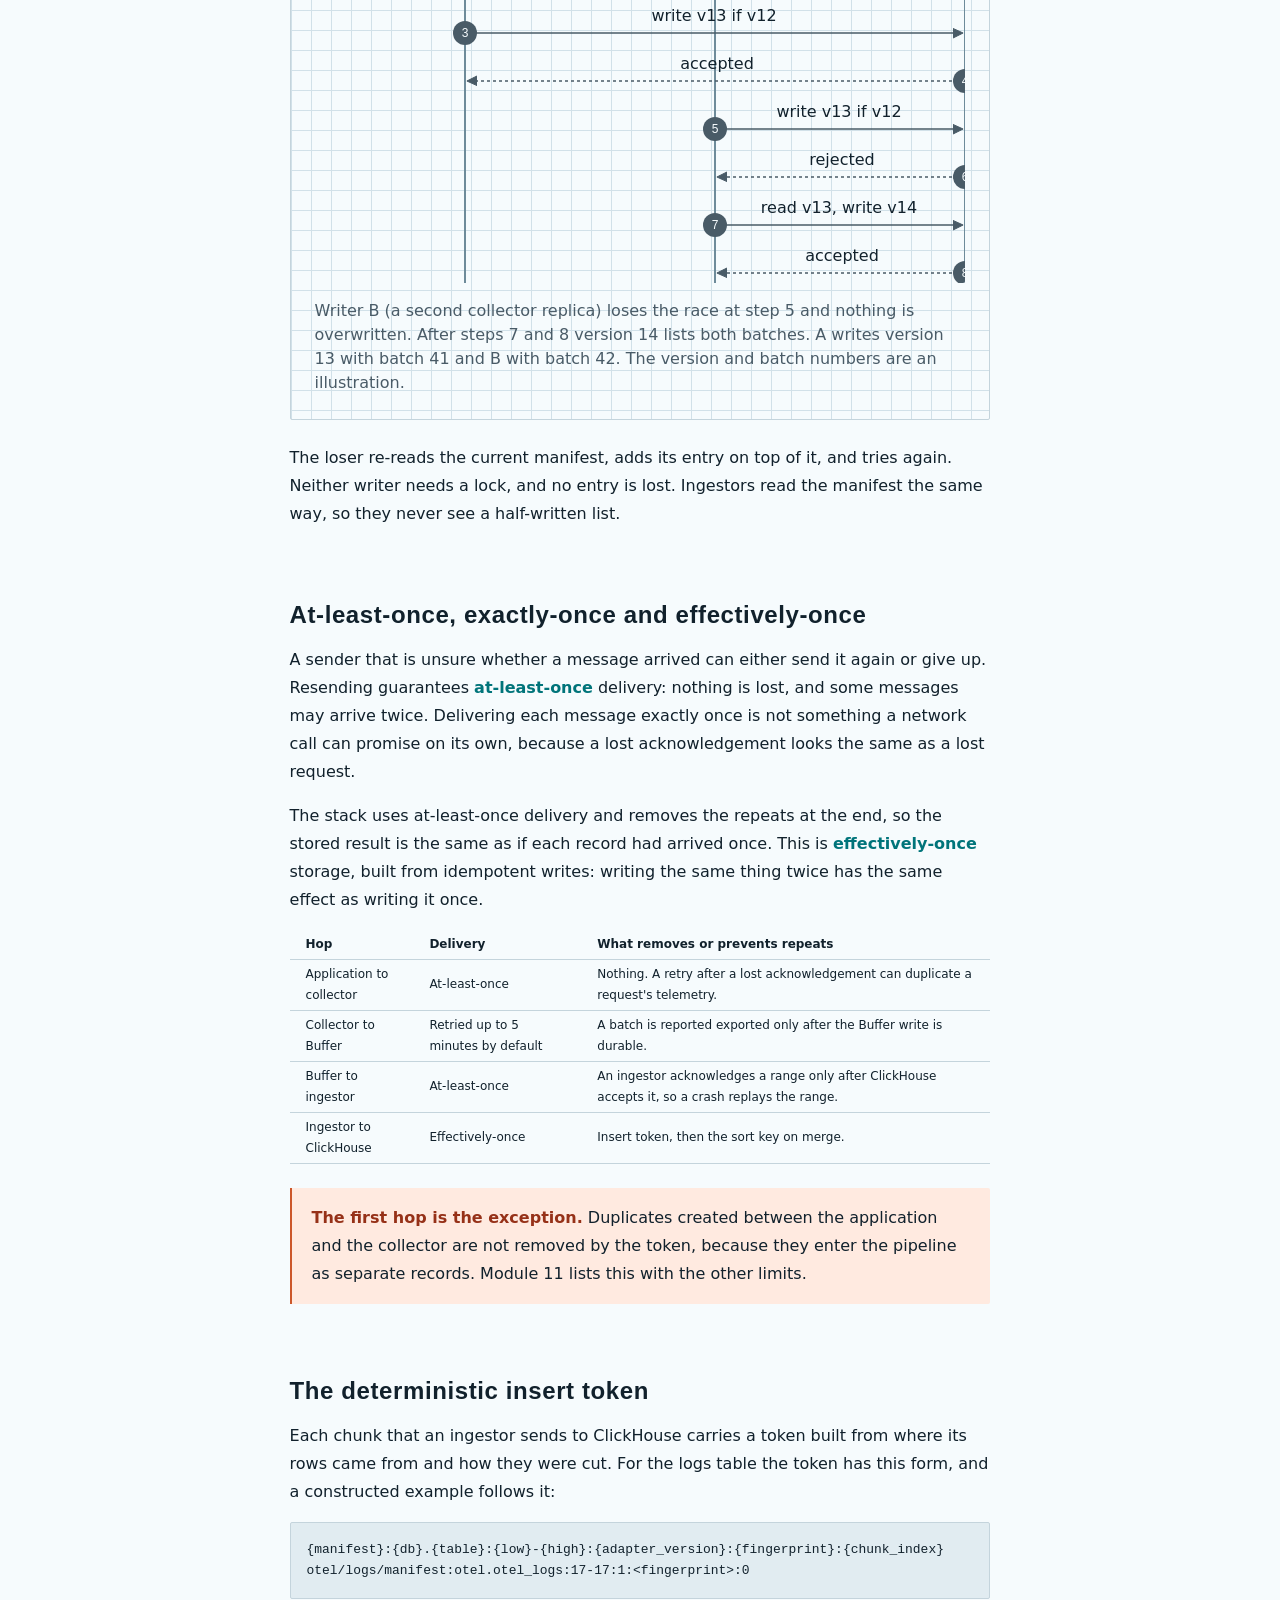
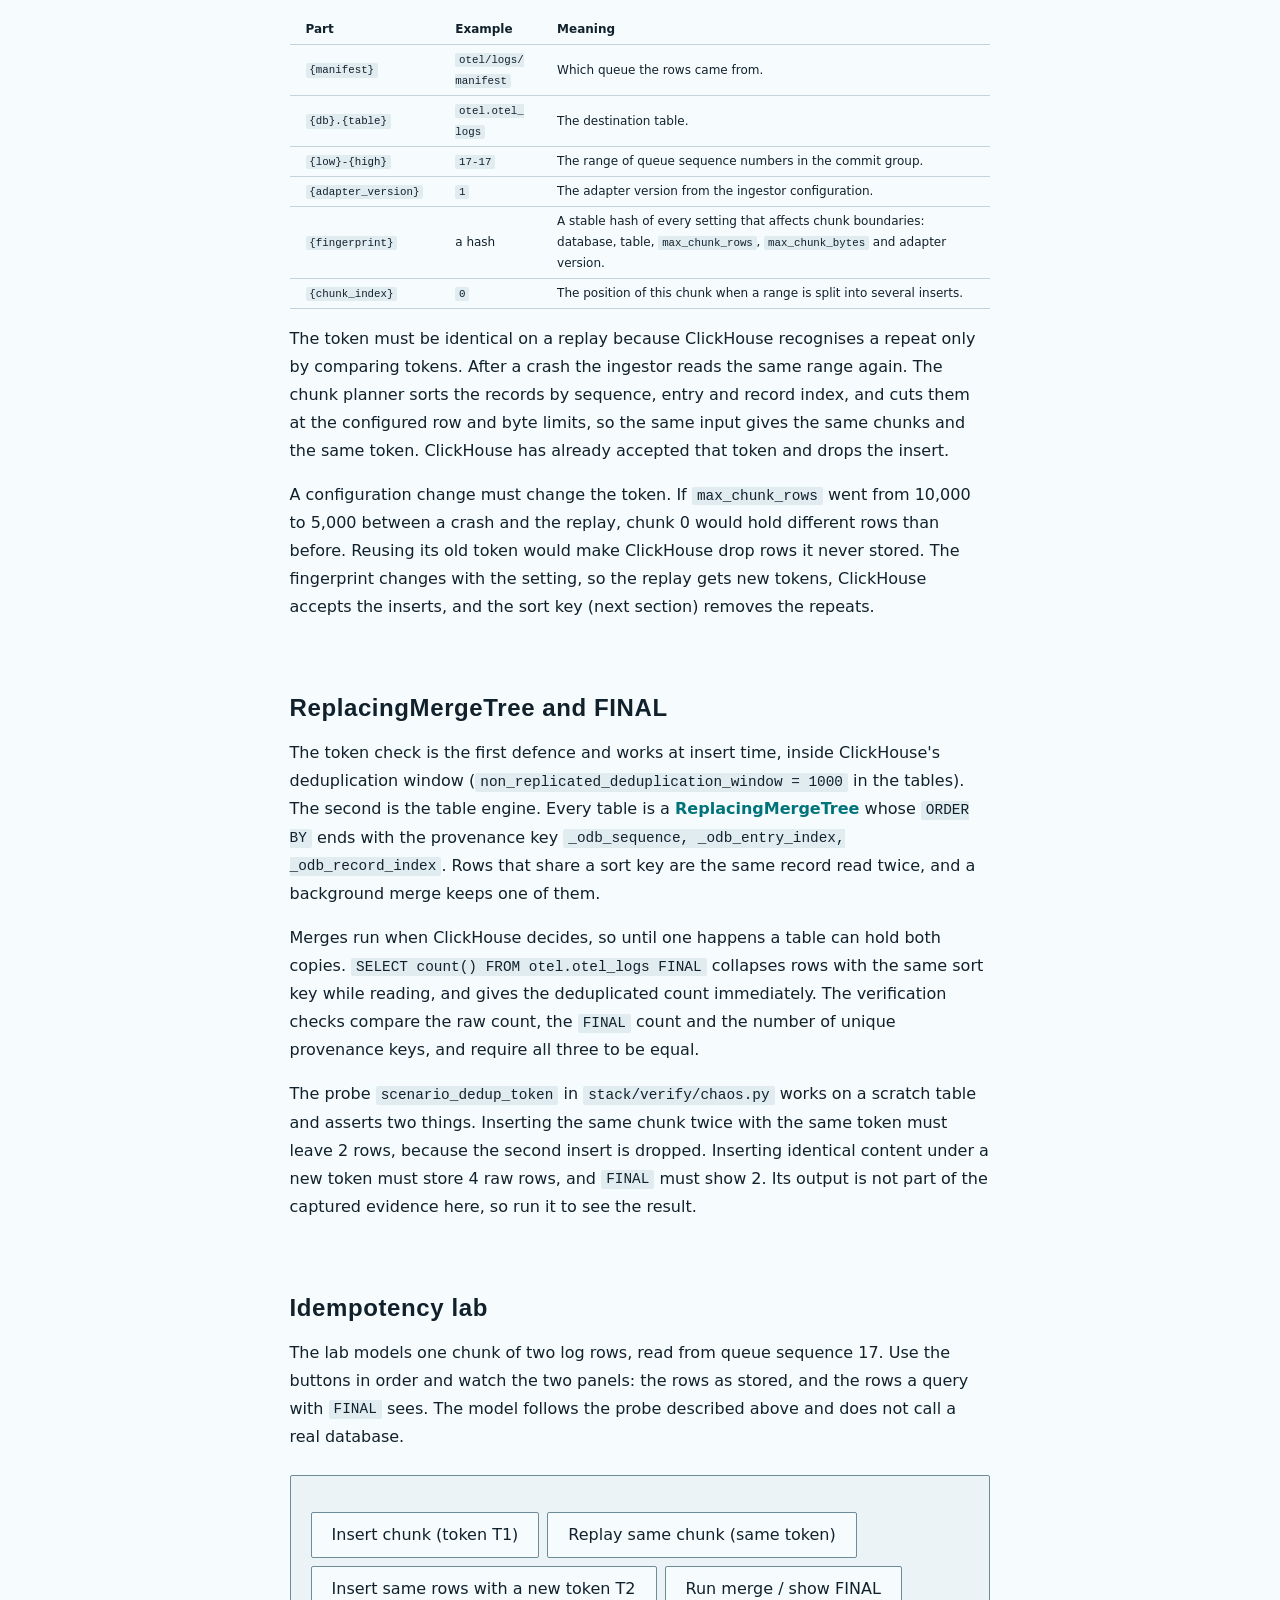
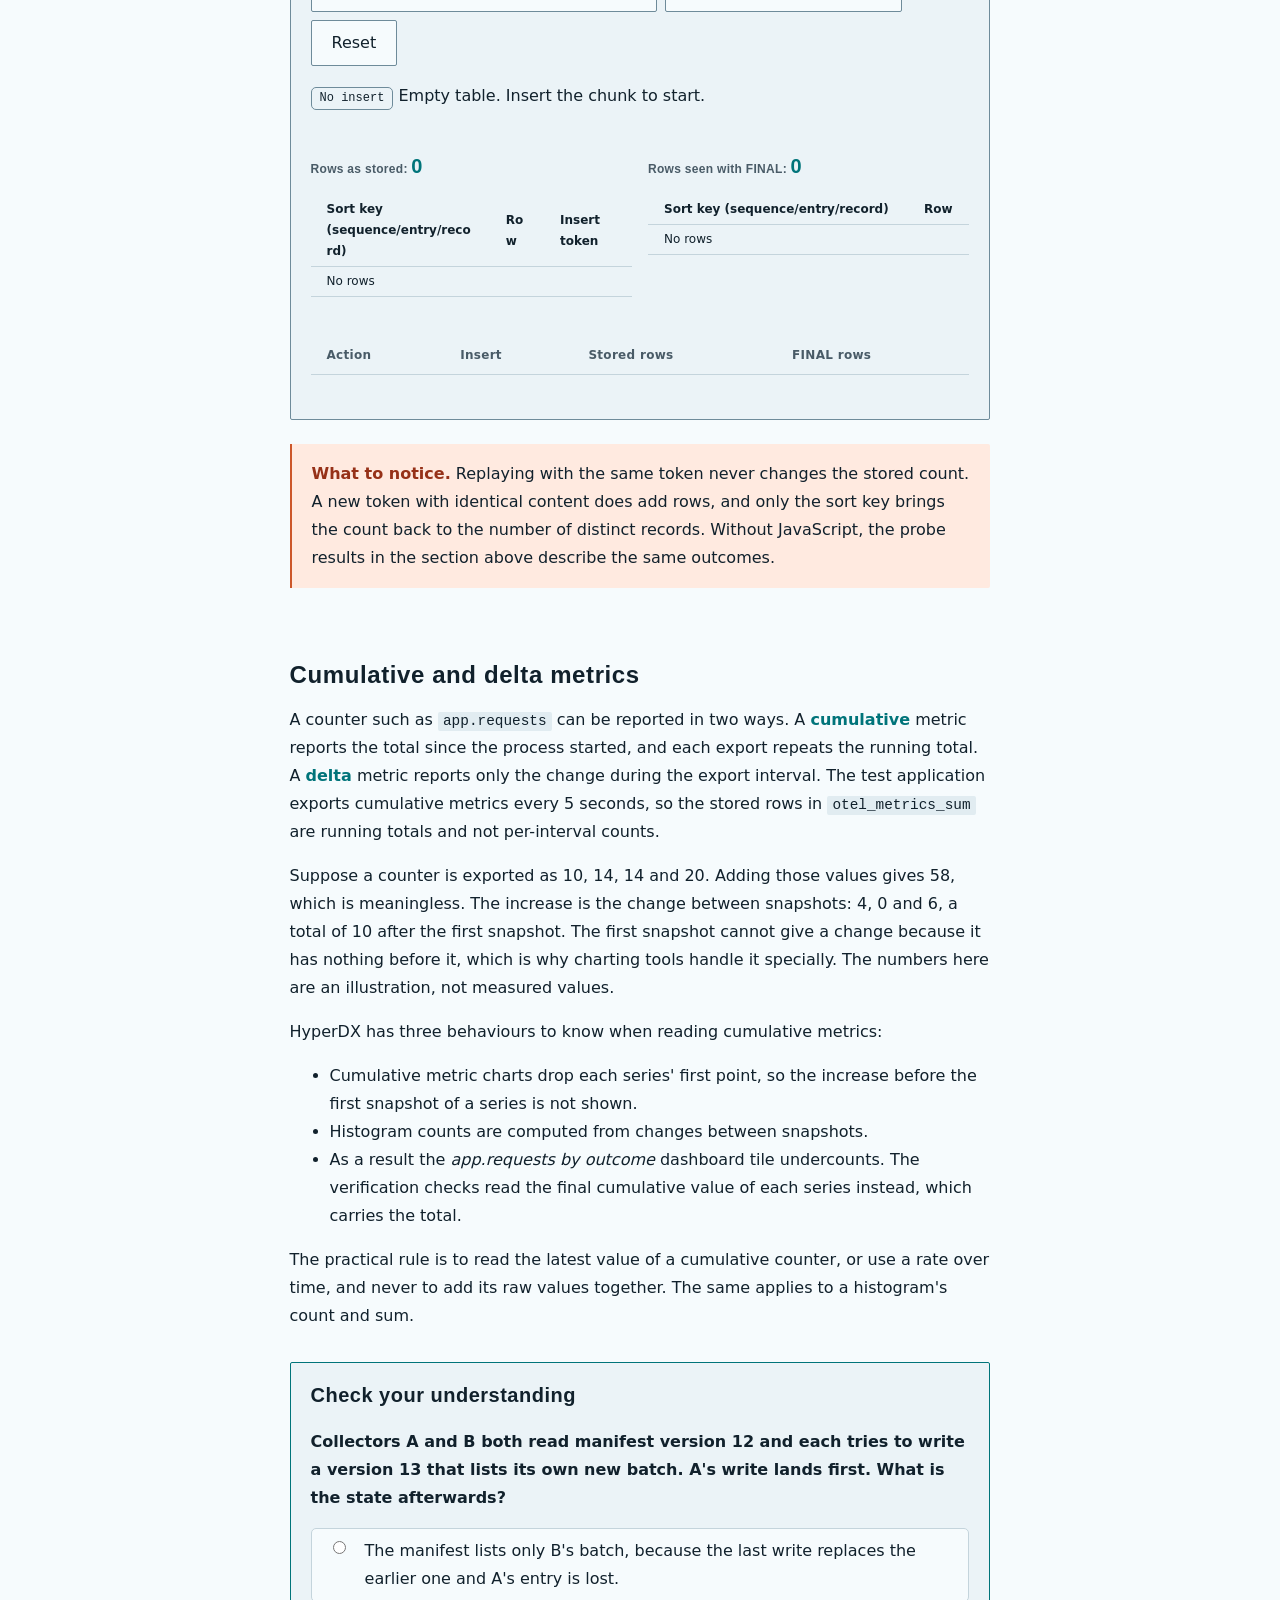
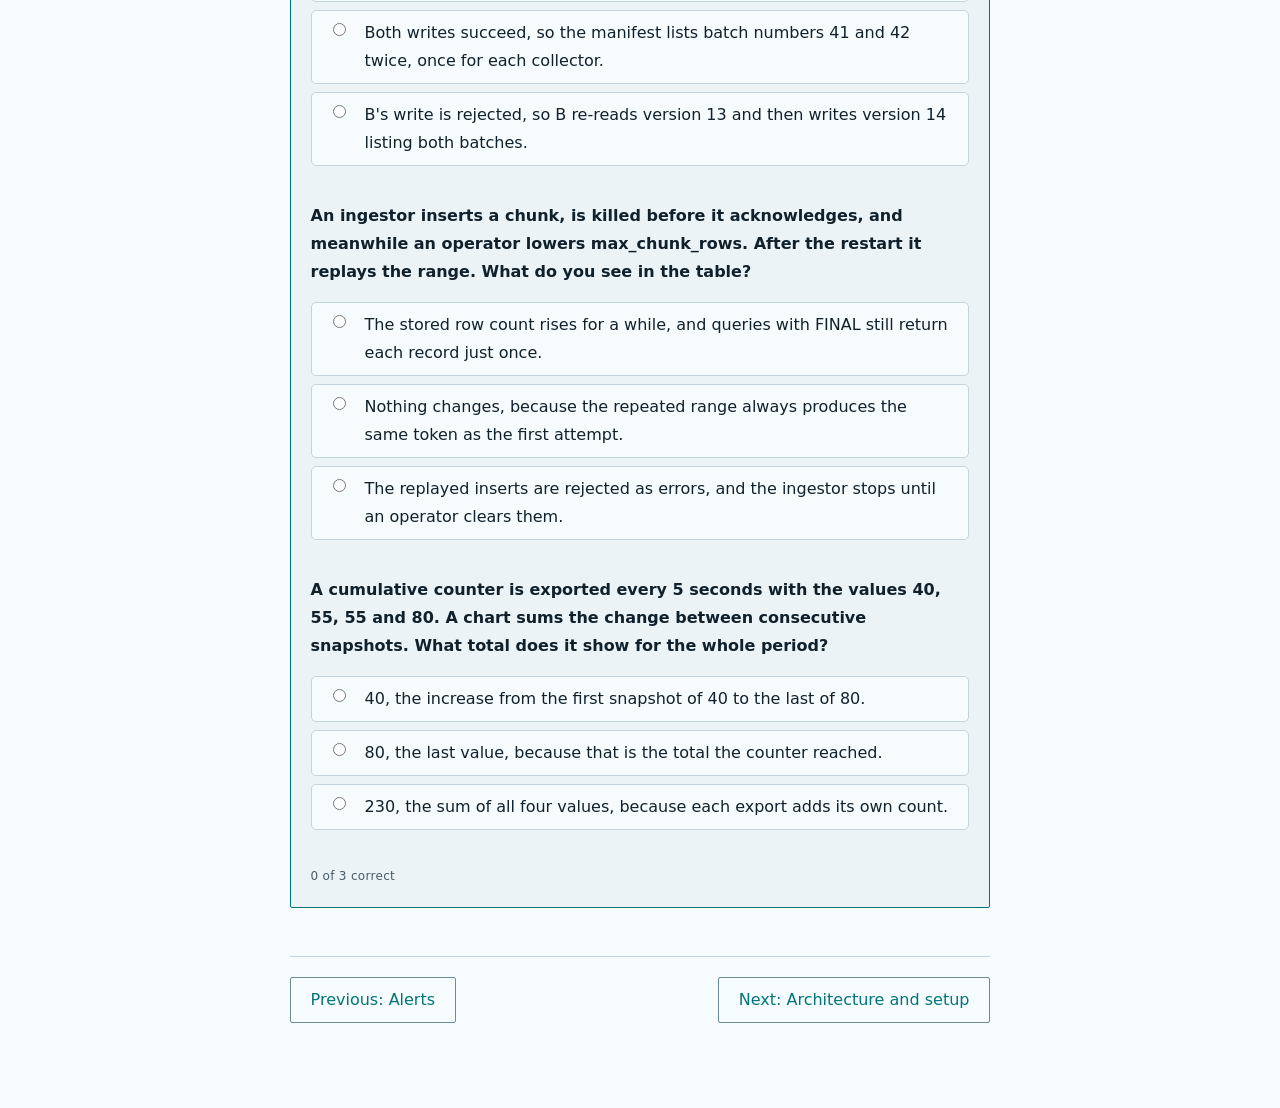
<file: course/modules/07-concepts.html>
<!doctype html>
<html lang="en">
<head>
<meta charset="utf-8">
<meta name="viewport" content="width=device-width, initial-scale=1">
<title>Concepts</title>
<link rel="stylesheet" href="../assets/tokens.css">
<link rel="stylesheet" href="../assets/theme.css">
<link rel="stylesheet" href="../assets/components.css">
<link rel="stylesheet" href="../assets/local.css">
</head>
<body data-module="m07">
<nav class="site-bar" aria-label="Course"><a class="brand" href="../index.html">Observability course</a></nav>
<main>
  <header>
    <p class="crumbs">Running it · module 1 of 5</p>
    <h1>Concepts</h1>
    <p class="lede">The ideas behind the platform: how a queue on object storage stays consistent, why a retried insert does not create duplicates, and how to read cumulative metrics.</p>
  </header>

  <section class="goals" aria-labelledby="goals">
    <h2 id="goals">After this module you can</h2>
    <ul>
      <li>explain how an object-storage queue stays consistent when two writers update its manifest,</li>
      <li>explain why a retried insert does not create duplicate rows, and</li>
      <li>read cumulative metrics correctly, including the HyperDX quirks.</li>
    </ul>
  </section>

  <section aria-labelledby="otlp">
    <h2 id="otlp">OTLP</h2>
    <p><dfn>OTLP</dfn> (the OpenTelemetry Protocol) is the wire format that applications use to send logs, metrics and traces. The test application in this stack sends OTLP to the collector, which listens on port 4317 for gRPC and port 4318 for HTTP (<code>stack/config/otel-collector.yaml</code>). Every request carries resource attributes such as <code>service.name</code>, so the collector and the tables know which service produced a record.</p>
    <p>The three signals travel through separate pipelines in the collector. After the collector, the data is no longer OTLP on the wire: it is written as objects in the Buffer, and the ingestors decode it again before inserting rows.</p>
  </section>

  <section aria-labelledby="queue">
    <h2 id="queue">An object-storage queue and its manifest</h2>
    <p>The Buffer is a queue made of objects in an S3 bucket. A collector writes each batch as a data object and records it in a <dfn>manifest</dfn>, one small object per signal (<code>otel/logs/manifest</code> for logs). A reader sees only the batches the manifest lists, so a data object that is not yet listed is invisible to ingestors.</p>
    <p>The risk is two writers updating the manifest at the same moment. Take two collector replicas, A and B, both writing the logs queue. Both read the manifest at version 12, which lists batches up to number 40. A adds batch 41 and B adds batch 42. If each simply overwrote the manifest, the second write would erase the first writer's entry, and batch 41 would be orphaned in the bucket.</p>
    <p>The manifest is therefore updated with <dfn>compare-and-set</dfn>: a conditional S3 write that succeeds only if the object is still the version the writer read. The stack needs an object store with S3 conditional writes for this, which RustFS and AWS S3 provide (<code>stack/README.md</code>).</p>
    <figure>
      <pre class="mermaid">
sequenceDiagram
  autonumber
  participant A as Writer A
  participant B as Writer B
  participant S as Manifest
  A->>S: read v12
  B->>S: read v12
  A->>S: write v13 if v12
  S-->>A: accepted
  B->>S: write v13 if v12
  S-->>B: rejected
  B->>S: read v13, write v14
  S-->>B: accepted
      </pre>
      <figcaption>Writer B (a second collector replica) loses the race at step 5 and nothing is overwritten. After steps 7 and 8 version 14 lists both batches. A writes version 13 with batch 41 and B with batch 42. The version and batch numbers are an illustration.</figcaption>
    </figure>
    <p>The loser re-reads the current manifest, adds its entry on top of it, and tries again. Neither writer needs a lock, and no entry is lost. Ingestors read the manifest the same way, so they never see a half-written list.</p>
  </section>

  <section aria-labelledby="delivery">
    <h2 id="delivery">At-least-once, exactly-once and effectively-once</h2>
    <p>A sender that is unsure whether a message arrived can either send it again or give up. Resending guarantees <dfn>at-least-once</dfn> delivery: nothing is lost, and some messages may arrive twice. Delivering each message exactly once is not something a network call can promise on its own, because a lost acknowledgement looks the same as a lost request.</p>
    <p>The stack uses at-least-once delivery and removes the repeats at the end, so the stored result is the same as if each record had arrived once. This is <dfn>effectively-once</dfn> storage, built from idempotent writes: writing the same thing twice has the same effect as writing it once.</p>
    <table class="data">
      <thead><tr><th scope="col">Hop</th><th scope="col">Delivery</th><th scope="col">What removes or prevents repeats</th></tr></thead>
      <tbody>
        <tr><td>Application to collector</td><td>At-least-once</td><td>Nothing. A retry after a lost acknowledgement can duplicate a request's telemetry.</td></tr>
        <tr><td>Collector to Buffer</td><td>Retried up to 5 minutes by default</td><td>A batch is reported exported only after the Buffer write is durable.</td></tr>
        <tr><td>Buffer to ingestor</td><td>At-least-once</td><td>An ingestor acknowledges a range only after ClickHouse accepts it, so a crash replays the range.</td></tr>
        <tr><td>Ingestor to ClickHouse</td><td>Effectively-once</td><td>Insert token, then the sort key on merge.</td></tr>
      </tbody>
    </table>
    <aside class="note"><p><strong>The first hop is the exception.</strong> Duplicates created between the application and the collector are not removed by the token, because they enter the pipeline as separate records. Module 11 lists this with the other limits.</p></aside>
  </section>

  <section aria-labelledby="token">
    <h2 id="token">The deterministic insert token</h2>
    <p>Each chunk that an ingestor sends to ClickHouse carries a token built from where its rows came from and how they were cut. For the logs table the token has this form, and a constructed example follows it:</p>
<pre><code>{manifest}:{db}.{table}:{low}-{high}:{adapter_version}:{fingerprint}:{chunk_index}
otel/logs/manifest:otel.otel_logs:17-17:1:&lt;fingerprint&gt;:0</code></pre>
    <table class="data idem-parts">
      <thead><tr><th scope="col">Part</th><th scope="col">Example</th><th scope="col">Meaning</th></tr></thead>
      <tbody>
        <tr><td><code>{manifest}</code></td><td><code>otel/logs/manifest</code></td><td>Which queue the rows came from.</td></tr>
        <tr><td><code>{db}.{table}</code></td><td><code>otel.otel_logs</code></td><td>The destination table.</td></tr>
        <tr><td><code>{low}-{high}</code></td><td><code>17-17</code></td><td>The range of queue sequence numbers in the commit group.</td></tr>
        <tr><td><code>{adapter_version}</code></td><td><code>1</code></td><td>The adapter version from the ingestor configuration.</td></tr>
        <tr><td><code>{fingerprint}</code></td><td>a hash</td><td>A stable hash of every setting that affects chunk boundaries: database, table, <code>max_chunk_rows</code>, <code>max_chunk_bytes</code> and adapter version.</td></tr>
        <tr><td><code>{chunk_index}</code></td><td><code>0</code></td><td>The position of this chunk when a range is split into several inserts.</td></tr>
      </tbody>
    </table>
    <p>The token must be identical on a replay because ClickHouse recognises a repeat only by comparing tokens. After a crash the ingestor reads the same range again. The chunk planner sorts the records by sequence, entry and record index, and cuts them at the configured row and byte limits, so the same input gives the same chunks and the same token. ClickHouse has already accepted that token and drops the insert.</p>
    <p>A configuration change must change the token. If <code>max_chunk_rows</code> went from 10,000 to 5,000 between a crash and the replay, chunk 0 would hold different rows than before. Reusing its old token would make ClickHouse drop rows it never stored. The fingerprint changes with the setting, so the replay gets new tokens, ClickHouse accepts the inserts, and the sort key (next section) removes the repeats.</p>
  </section>

  <section aria-labelledby="rmt">
    <h2 id="rmt">ReplacingMergeTree and FINAL</h2>
    <p>The token check is the first defence and works at insert time, inside ClickHouse's deduplication window (<code>non_replicated_deduplication_window = 1000</code> in the tables). The second is the table engine. Every table is a <dfn>ReplacingMergeTree</dfn> whose <code>ORDER BY</code> ends with the provenance key <code>_odb_sequence, _odb_entry_index, _odb_record_index</code>. Rows that share a sort key are the same record read twice, and a background merge keeps one of them.</p>
    <p>Merges run when ClickHouse decides, so until one happens a table can hold both copies. <code>SELECT count() FROM otel.otel_logs FINAL</code> collapses rows with the same sort key while reading, and gives the deduplicated count immediately. The verification checks compare the raw count, the <code>FINAL</code> count and the number of unique provenance keys, and require all three to be equal.</p>
    <p>The probe <code>scenario_dedup_token</code> in <code>stack/verify/chaos.py</code> works on a scratch table and asserts two things. Inserting the same chunk twice with the same token must leave 2 rows, because the second insert is dropped. Inserting identical content under a new token must store 4 raw rows, and <code>FINAL</code> must show 2. Its output is not part of the captured evidence here, so run it to see the result.</p>
  </section>

  <section aria-labelledby="lab">
    <h2 id="lab">Idempotency lab</h2>
    <p>The lab models one chunk of two log rows, read from queue sequence 17. Use the buttons in order and watch the two panels: the rows as stored, and the rows a query with <code>FINAL</code> sees. The model follows the probe described above and does not call a real database.</p>
    <div class="sim" id="idem-lab">
      <p class="controls-row">
        <button type="button" class="btn" id="idem-t1">Insert chunk (token T1)</button>
        <button type="button" class="btn" id="idem-replay">Replay same chunk (same token)</button>
        <button type="button" class="btn" id="idem-t2">Insert same rows with a new token T2</button>
        <button type="button" class="btn" id="idem-merge">Run merge / show FINAL</button>
        <button type="button" class="btn" id="idem-reset">Reset</button>
      </p>
      <p class="out" aria-live="polite"><span class="pill" id="idem-verdict">No insert</span> <span id="idem-why">Insert the chunk to start.</span></p>
      <div class="compare">
        <section>
          <h3>Rows as stored: <span class="idem-count" id="idem-raw-count">0</span></h3>
          <table class="data idem-tab"><thead><tr><th scope="col">Sort key (sequence/entry/record)</th><th scope="col">Row</th><th scope="col">Insert token</th></tr></thead><tbody id="idem-raw-body"><tr><td colspan="3">No rows</td></tr></tbody></table>
        </section>
        <section>
          <h3>Rows seen with FINAL: <span class="idem-count" id="idem-final-count">0</span></h3>
          <table class="data idem-tab"><thead><tr><th scope="col">Sort key (sequence/entry/record)</th><th scope="col">Row</th></tr></thead><tbody id="idem-final-body"><tr><td colspan="2">No rows</td></tr></tbody></table>
        </section>
      </div>
      <table class="steps"><thead><tr><th scope="col">Action</th><th scope="col">Insert</th><th scope="col">Stored rows</th><th scope="col">FINAL rows</th></tr></thead><tbody id="idem-history"></tbody></table>
    </div>
    <aside class="note"><p><strong>What to notice.</strong> Replaying with the same token never changes the stored count. A new token with identical content does add rows, and only the sort key brings the count back to the number of distinct records. Without JavaScript, the probe results in the section above describe the same outcomes.</p></aside>
  </section>

  <section aria-labelledby="metrics">
    <h2 id="metrics">Cumulative and delta metrics</h2>
    <p>A counter such as <code>app.requests</code> can be reported in two ways. A <dfn>cumulative</dfn> metric reports the total since the process started, and each export repeats the running total. A <dfn>delta</dfn> metric reports only the change during the export interval. The test application exports cumulative metrics every 5 seconds, so the stored rows in <code>otel_metrics_sum</code> are running totals and not per-interval counts.</p>
    <p>Suppose a counter is exported as 10, 14, 14 and 20. Adding those values gives 58, which is meaningless. The increase is the change between snapshots: 4, 0 and 6, a total of 10 after the first snapshot. The first snapshot cannot give a change because it has nothing before it, which is why charting tools handle it specially. The numbers here are an illustration, not measured values.</p>
    <p>HyperDX has three behaviours to know when reading cumulative metrics:</p>
    <ul>
      <li>Cumulative metric charts drop each series' first point, so the increase before the first snapshot of a series is not shown.</li>
      <li>Histogram counts are computed from changes between snapshots.</li>
      <li>As a result the <em>app.requests by outcome</em> dashboard tile undercounts. The verification checks read the final cumulative value of each series instead, which carries the total.</li>
    </ul>
    <p>The practical rule is to read the latest value of a cumulative counter, or use a rate over time, and never to add its raw values together. The same applies to a histogram's count and sum.</p>
  </section>

  <section class="quiz" data-quiz aria-labelledby="quiz-h">
    <h2 id="quiz-h">Check your understanding</h2>
    <fieldset class="q" data-answer="c">
      <legend>Collectors A and B both read manifest version 12 and each tries to write a version 13 that lists its own new batch. A's write lands first. What is the state afterwards?</legend>
      <label class="opt"><input type="radio" name="q1" value="a"><span>The manifest lists only B's batch, because the last write replaces the earlier one and A's entry is lost.<span class="why">That is what a plain overwrite would do, and the conditional write exists to prevent it. Revisit what the condition on the write checks.</span></span></label>
      <label class="opt"><input type="radio" name="q1" value="b"><span>Both writes succeed, so the manifest lists batch numbers 41 and 42 twice, once for each collector.<span class="why">A conditional write accepts only one writer per version, so a second acceptance of the same version cannot happen. Revisit the sequence diagram.</span></span></label>
      <label class="opt"><input type="radio" name="q1" value="c"><span>B's write is rejected, so B re-reads version 13 and then writes version 14 listing both batches.<span class="why">The condition on the write means B cannot replace a version it has not seen, so the retry builds on A's entry.</span></span></label>
      <p class="feedback" role="status" aria-live="polite"></p>
    </fieldset>
    <fieldset class="q" data-answer="a">
      <legend>An ingestor inserts a chunk, is killed before it acknowledges, and meanwhile an operator lowers max_chunk_rows. After the restart it replays the range. What do you see in the table?</legend>
      <label class="opt"><input type="radio" name="q2" value="a"><span>The stored row count rises for a while, and queries with FINAL still return each record just once.<span class="why">New tokens mean the insert-time check cannot recognise the repeat, while identical sort keys still collapse the copies on merge or with FINAL.</span></span></label>
      <label class="opt"><input type="radio" name="q2" value="b"><span>Nothing changes, because the repeated range always produces the same token as the first attempt.<span class="why">The token includes a hash of the chunking settings, so a changed limit changes it. Revisit what the fingerprint covers.</span></span></label>
      <label class="opt"><input type="radio" name="q2" value="c"><span>The replayed inserts are rejected as errors, and the ingestor stops until an operator clears them.<span class="why">Tokens that do not match are simply new inserts to ClickHouse, and nothing in the path treats them as an error. Revisit how a repeat is recognised.</span></span></label>
      <p class="feedback" role="status" aria-live="polite"></p>
    </fieldset>
    <fieldset class="q" data-answer="a">
      <legend>A cumulative counter is exported every 5 seconds with the values 40, 55, 55 and 80. A chart sums the change between consecutive snapshots. What total does it show for the whole period?</legend>
      <label class="opt"><input type="radio" name="q3" value="a"><span>40, the increase from the first snapshot of 40 to the last of 80.<span class="why">The changes are 15, 0 and 25, and cumulative values repeat the running total on each export.</span></span></label>
      <label class="opt"><input type="radio" name="q3" value="b"><span>80, the last value, because that is the total the counter reached.<span class="why">That is the counter's running total including the 40 counted before the first snapshot, and a chart of changes starts after that point. Revisit the delta example.</span></span></label>
      <label class="opt"><input type="radio" name="q3" value="c"><span>230, the sum of all four values, because each export adds its own count.<span class="why">Adding cumulative values counts the earlier requests again at every export. Revisit why the raw values are running totals.</span></span></label>
      <p class="feedback" role="status" aria-live="polite"></p>
    </fieldset>
    <p class="score" aria-live="polite"></p>
    <p class="gate" hidden>All correct. Continue to module 8, architecture and setup.</p>
  </section>

  <nav class="pager" aria-label="Module navigation">
    <a href="06-alerts.html">Previous: Alerts</a>
    <a class="next" href="08-architecture-and-setup.html">Next: Architecture and setup</a>
  </nav>
</main>
<script src="../assets/mermaid.min.js"></script>
<script src="../assets/mermaid-init.js"></script>
<script src="../assets/quiz.js" defer></script>
<script src="../assets/course.js" defer></script>
<script src="../assets/sim-idempotency.js" defer></script>
</body>
</html>
</file>
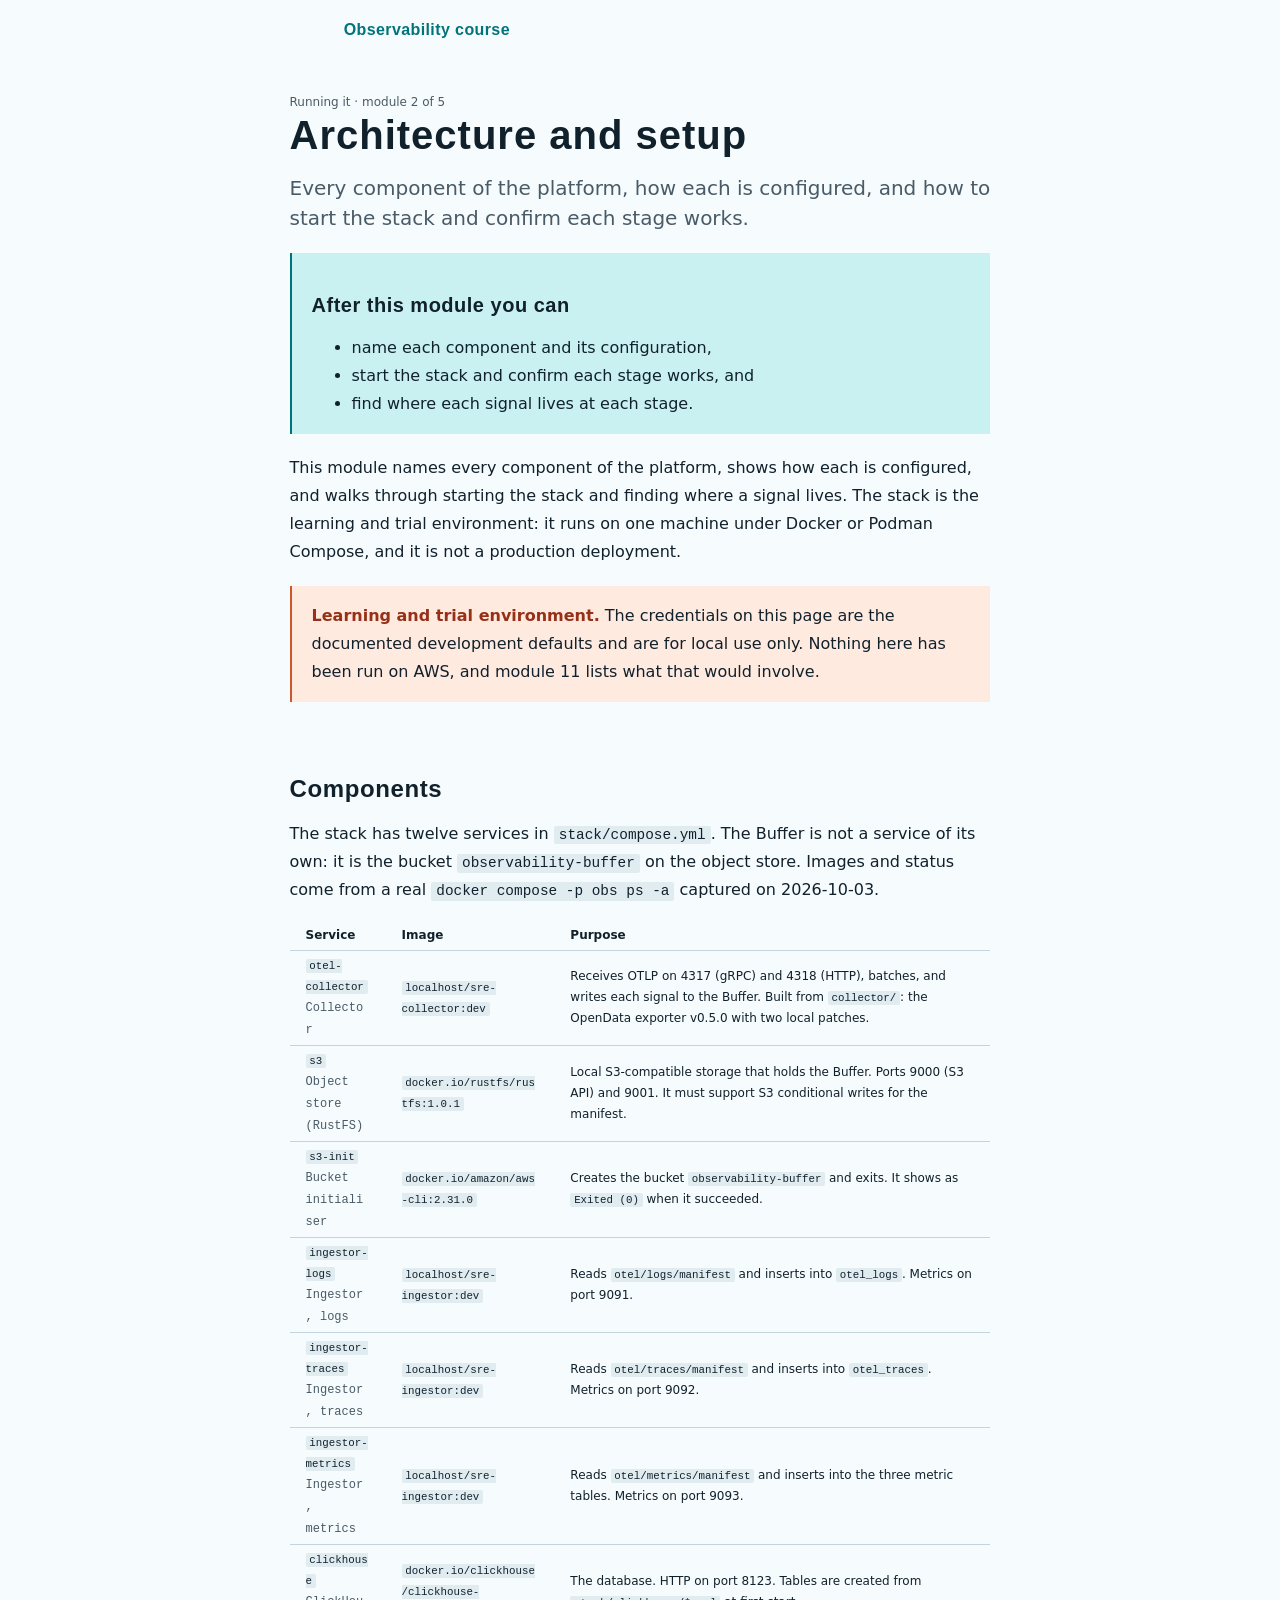
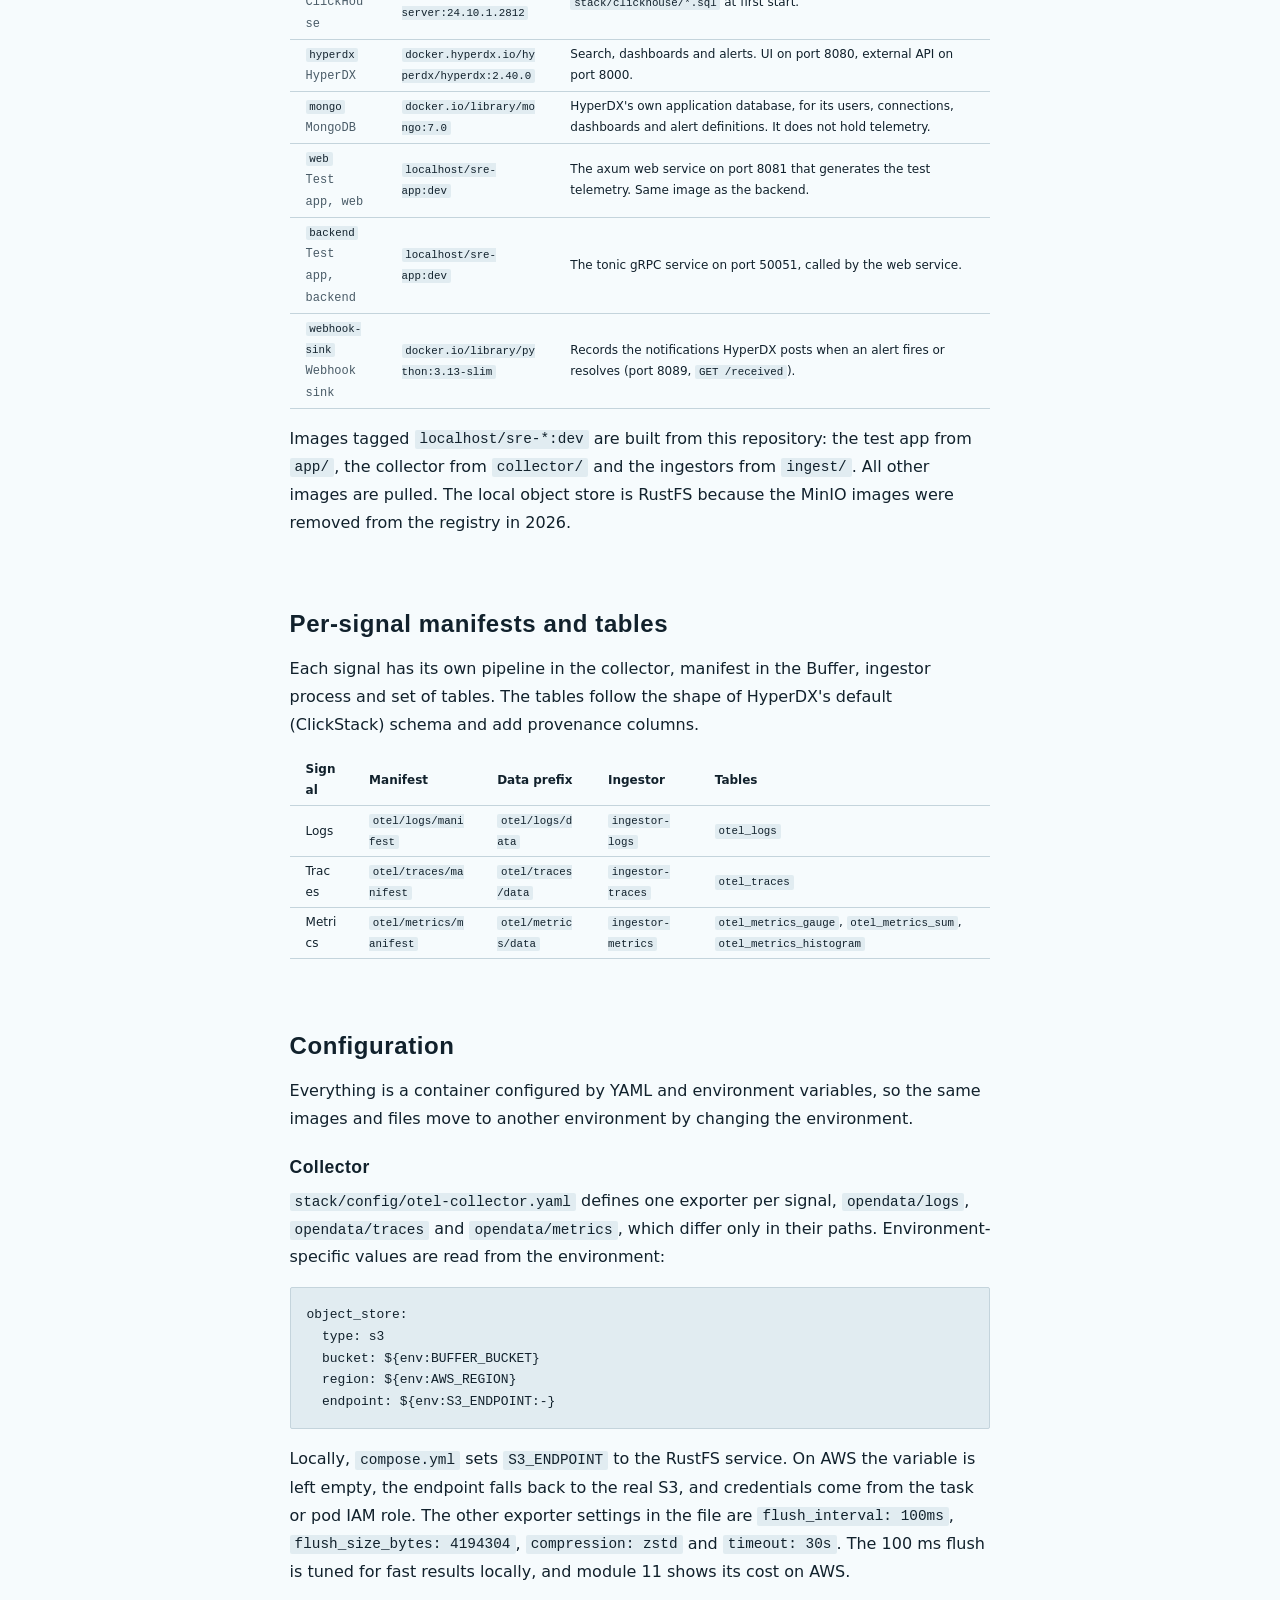
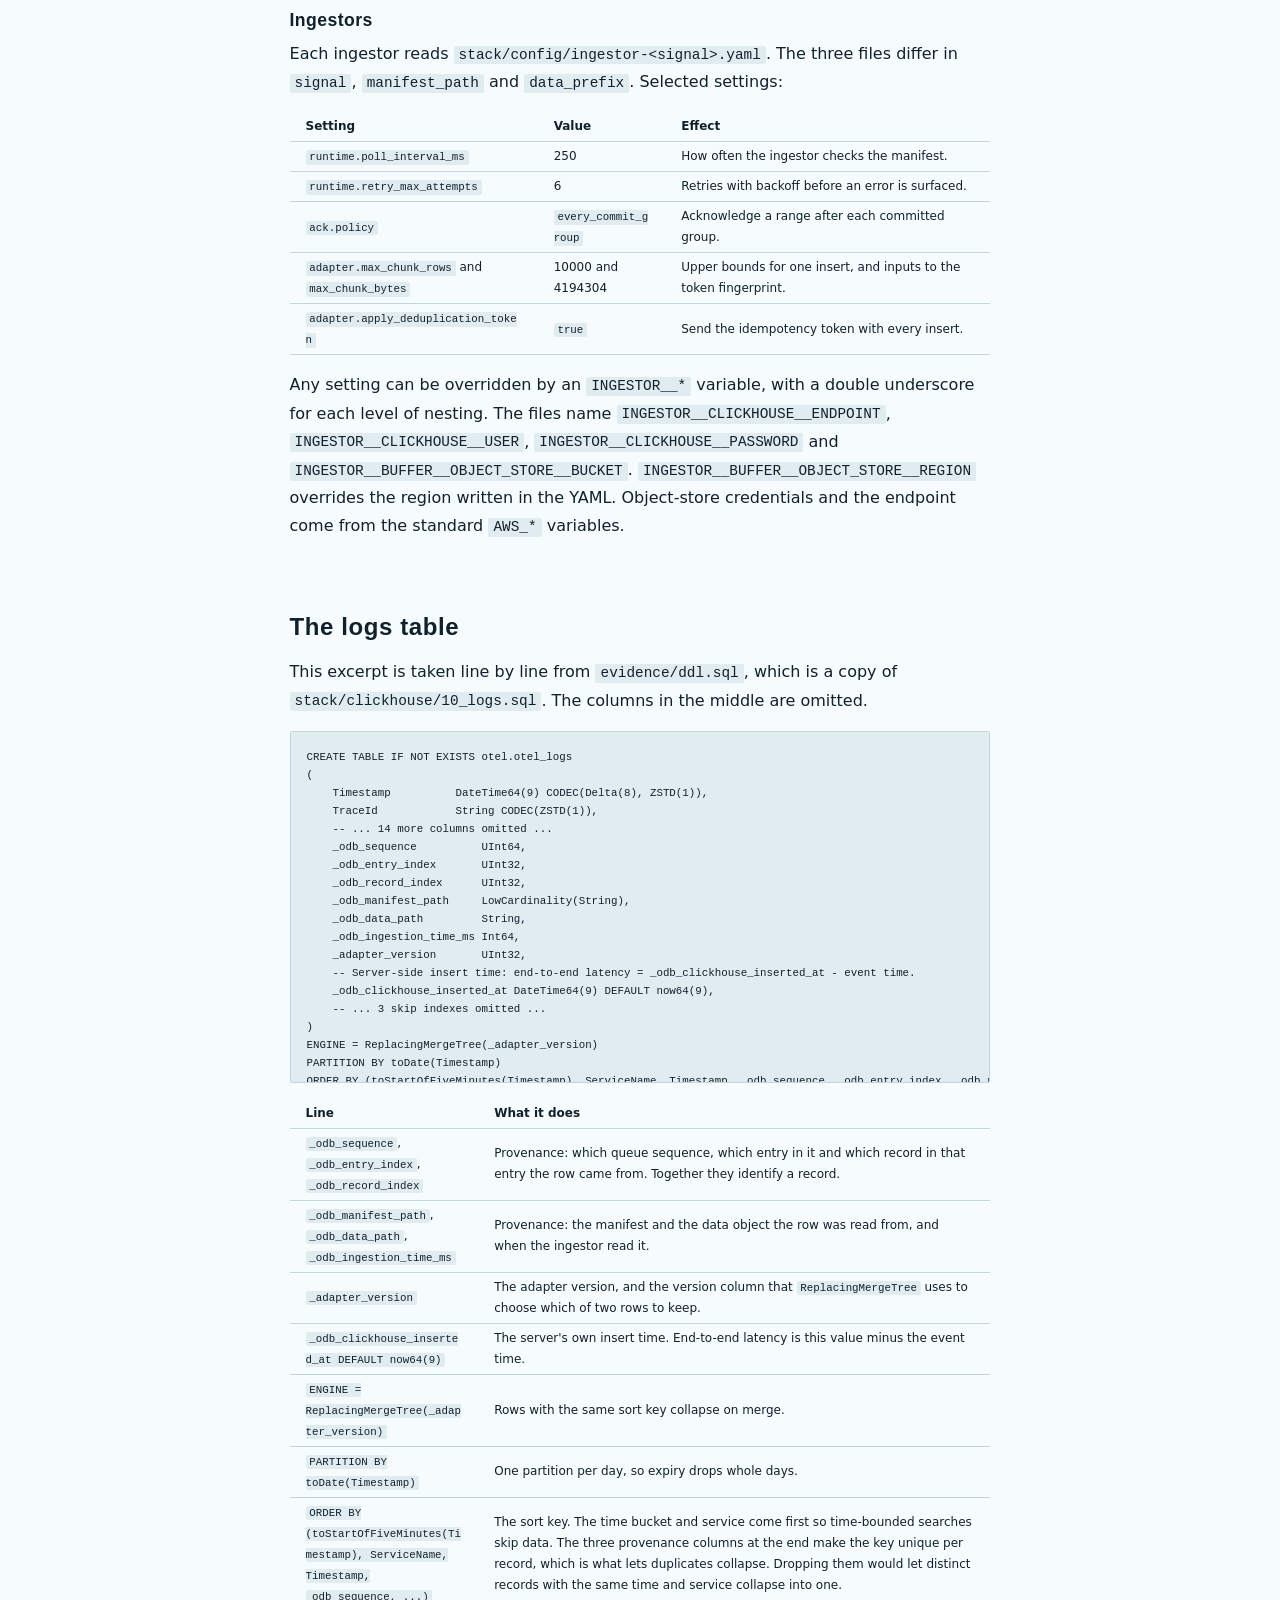
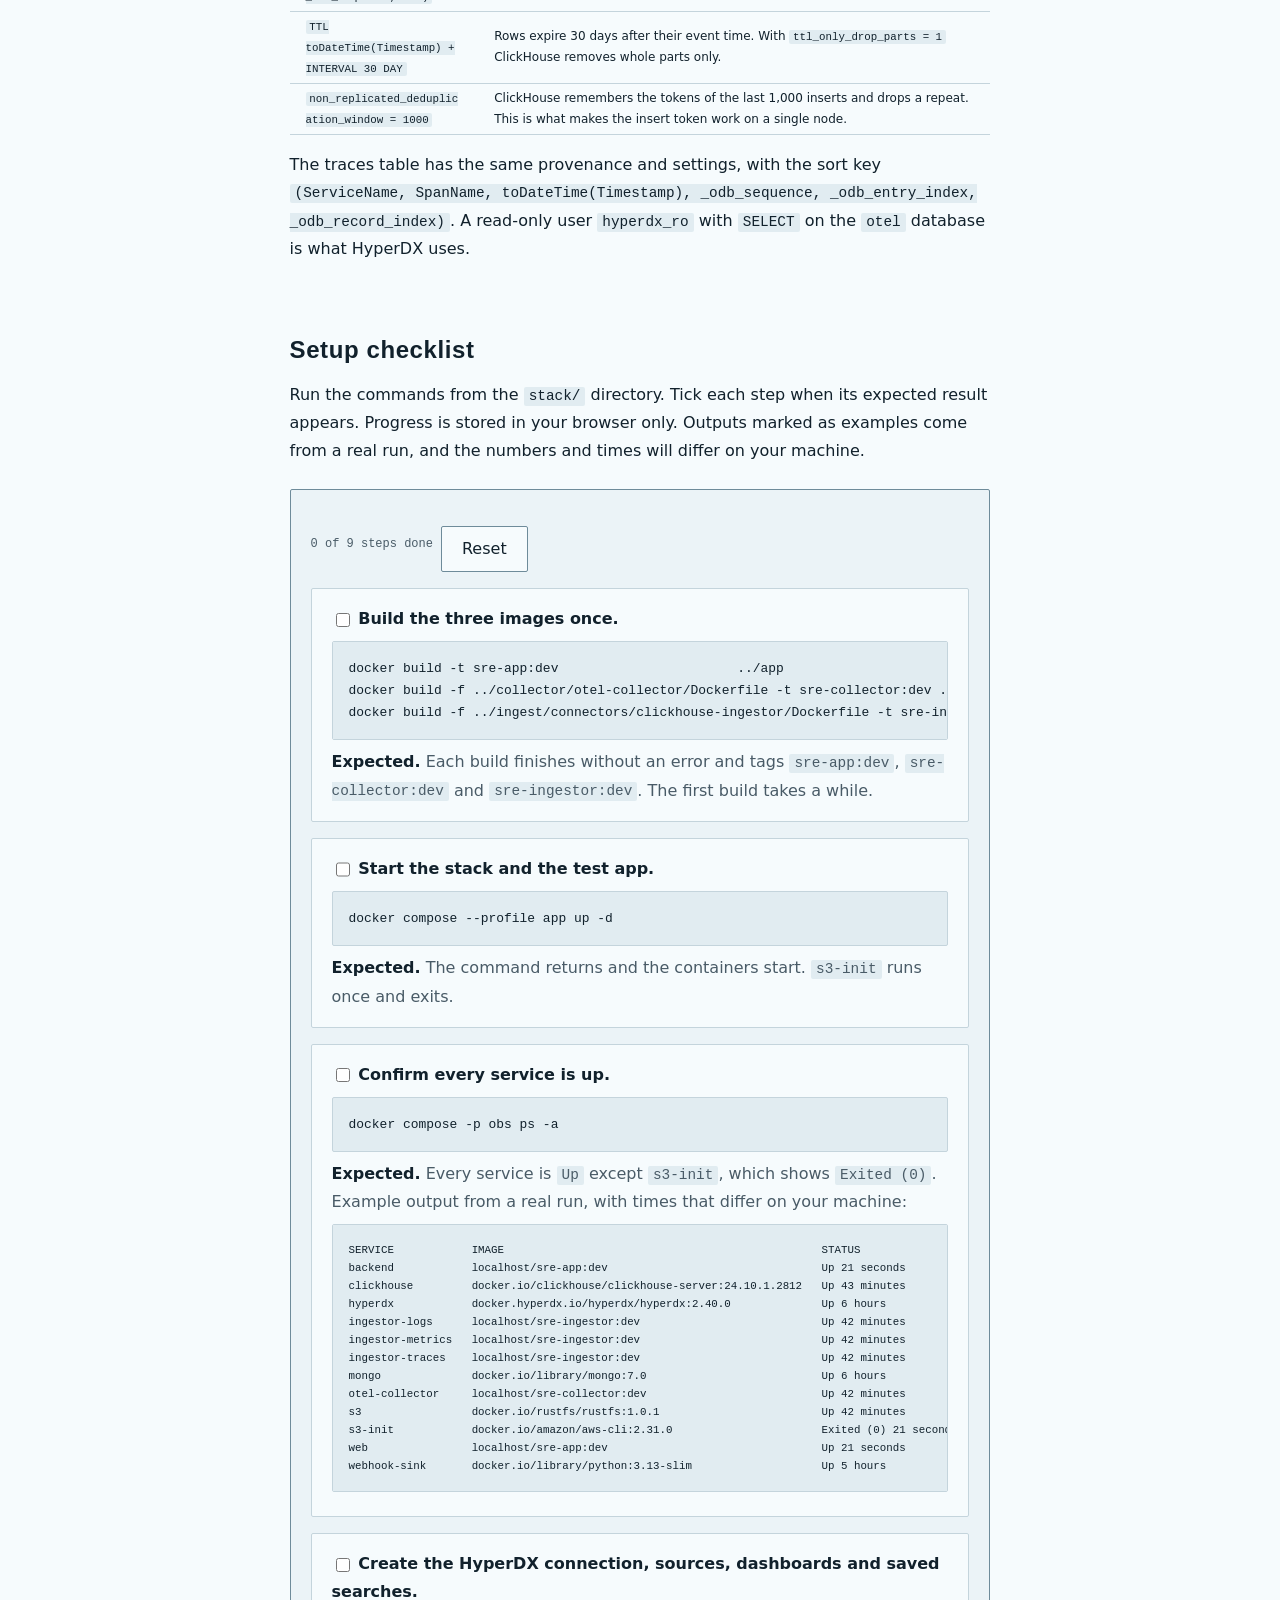
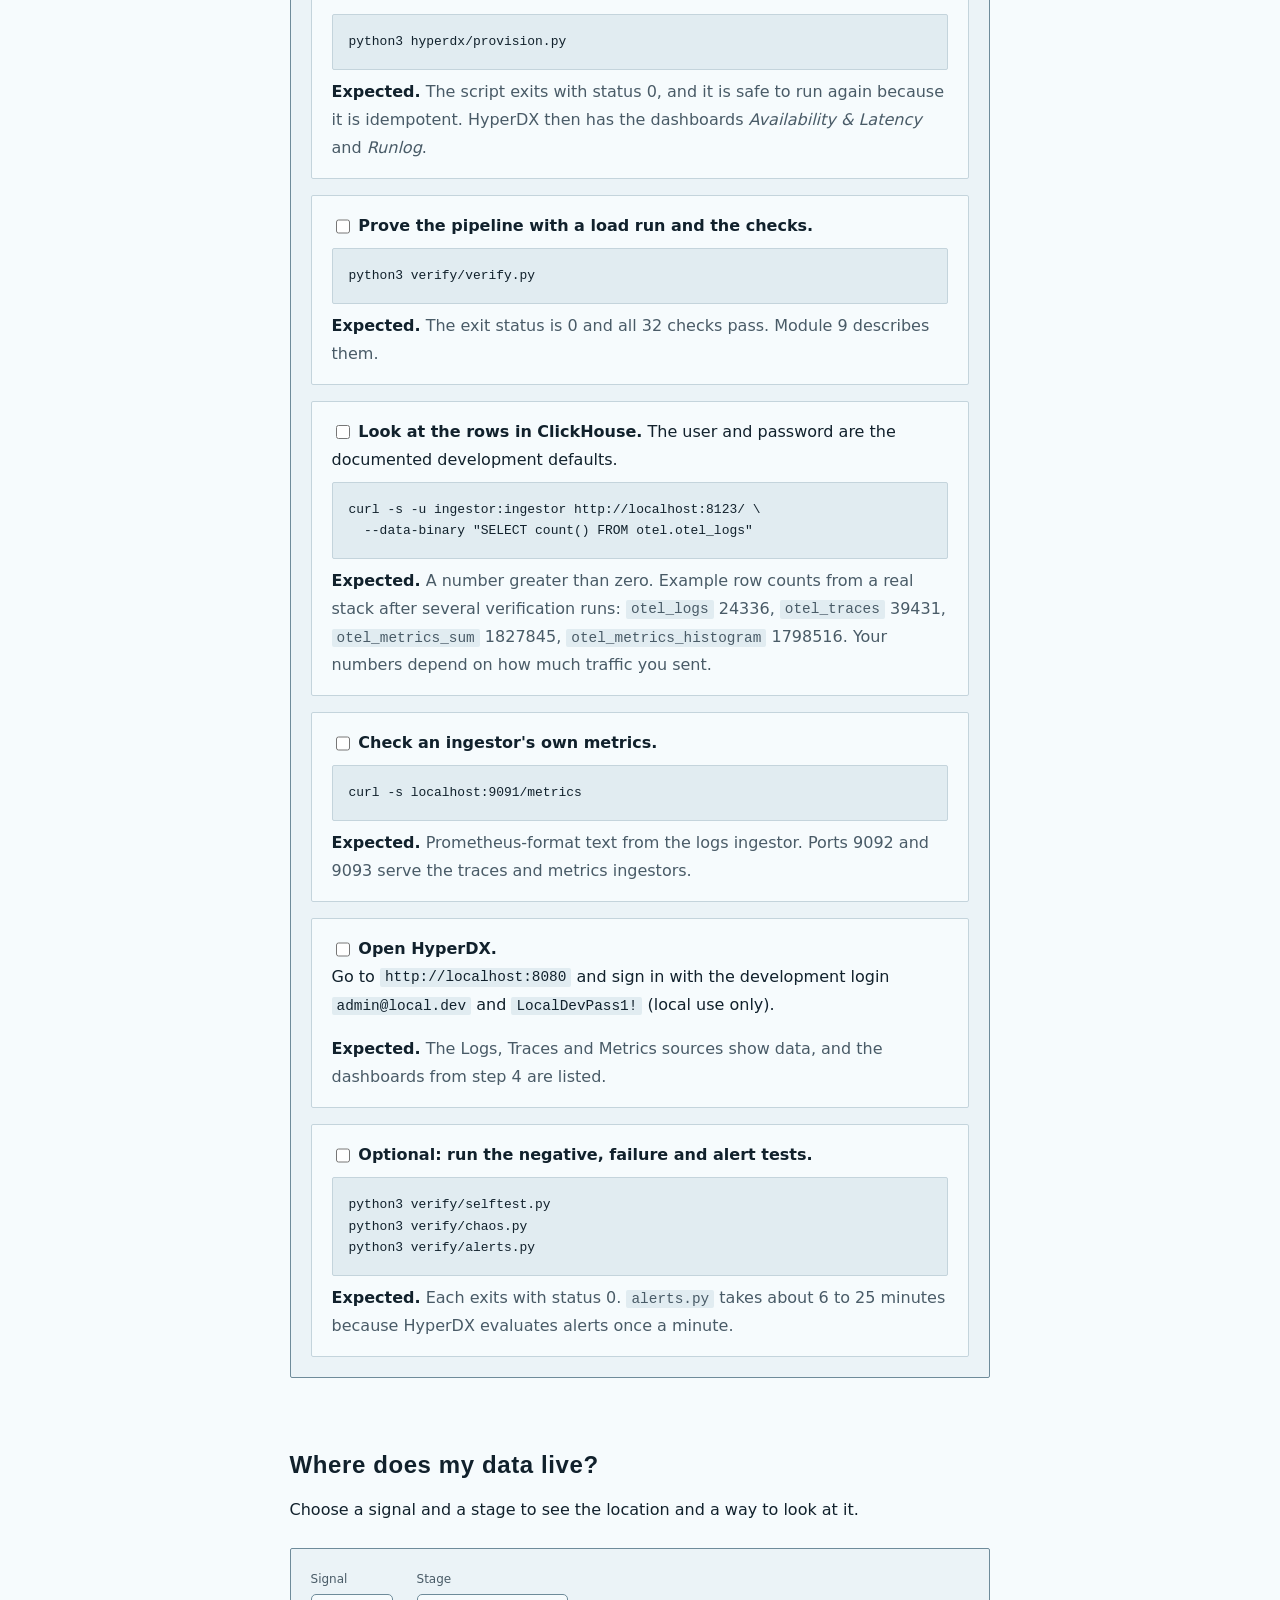
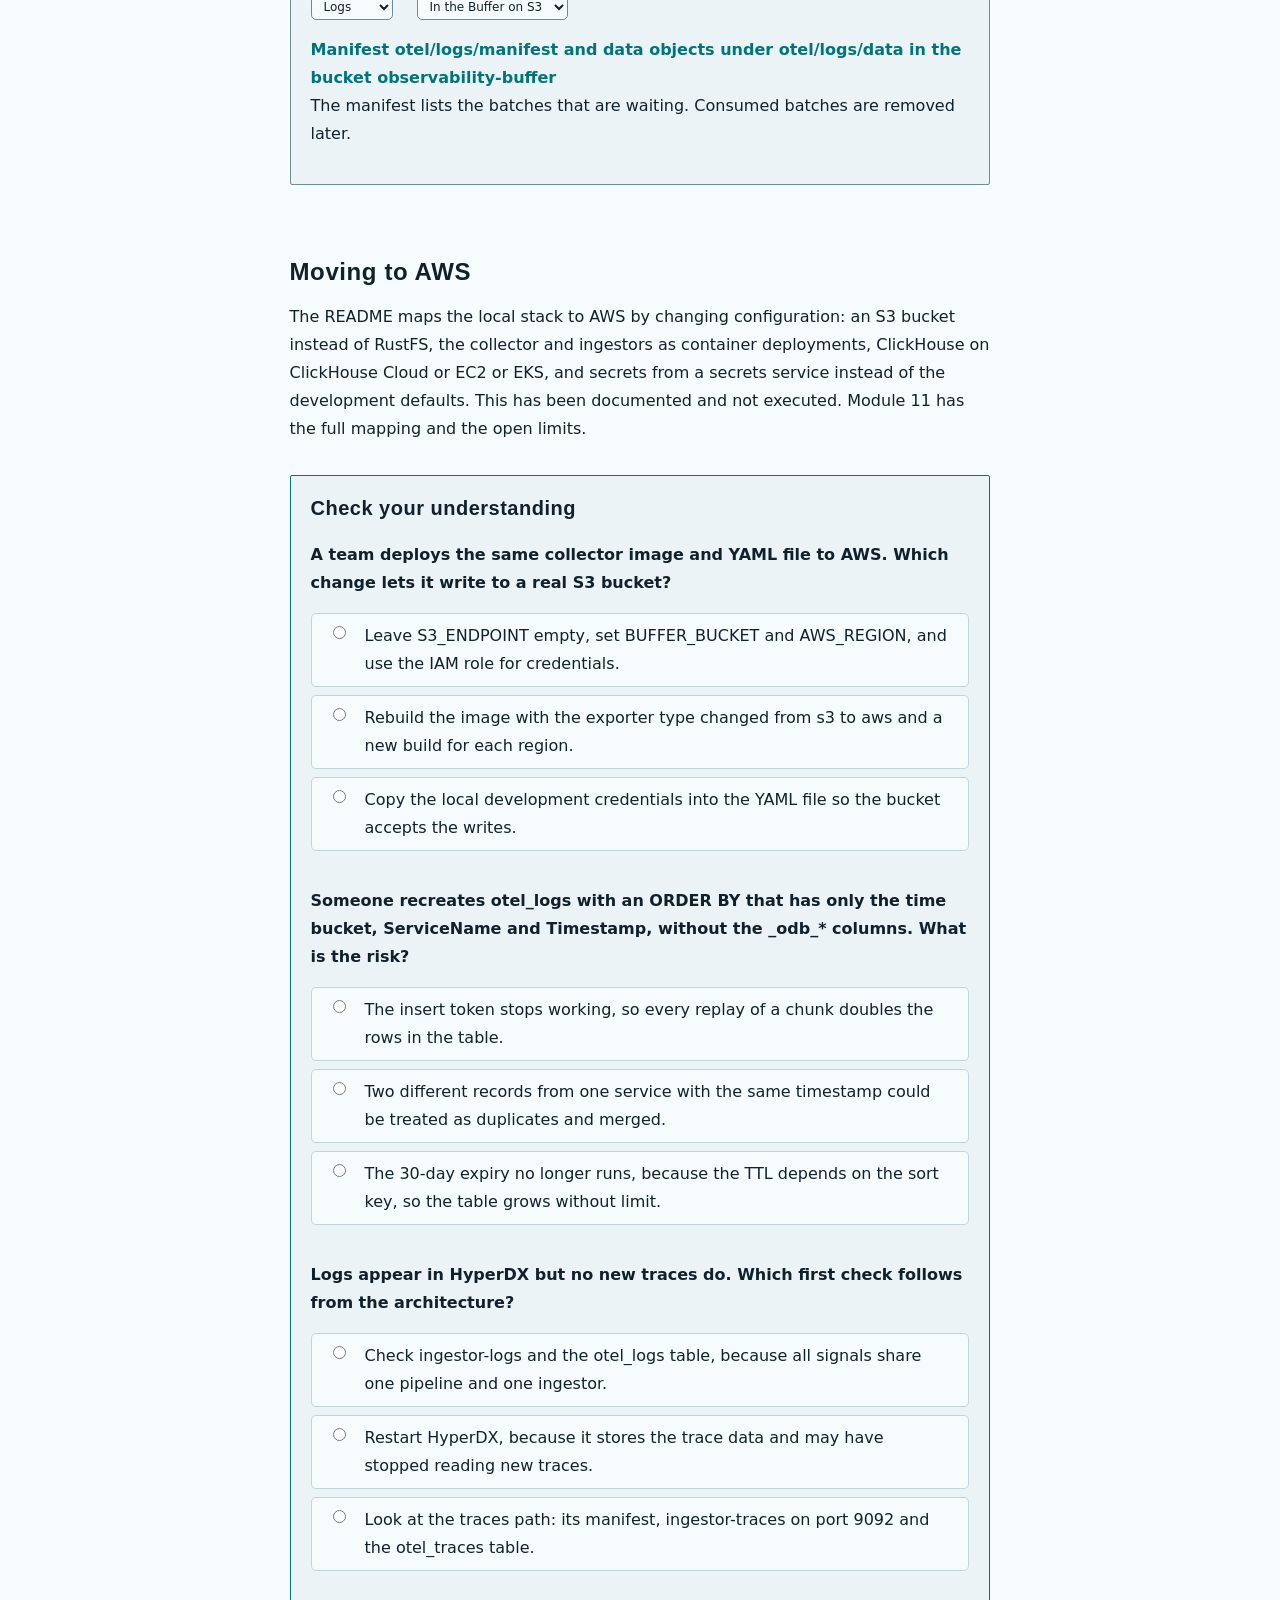
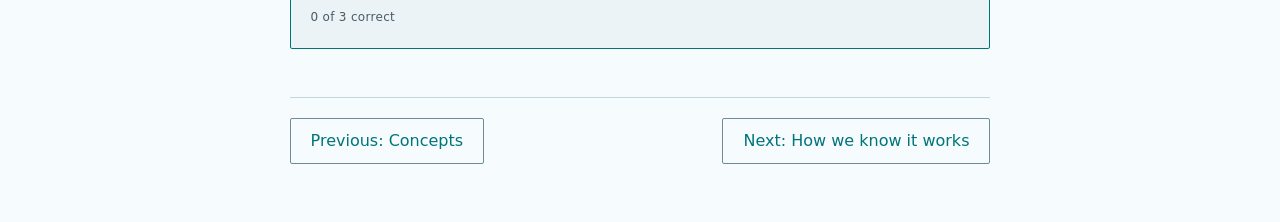
<file: course/modules/08-architecture-and-setup.html>
<!doctype html>
<html lang="en">
<head>
<meta charset="utf-8">
<meta name="viewport" content="width=device-width, initial-scale=1">
<title>Architecture and setup</title>
<link rel="stylesheet" href="../assets/tokens.css">
<link rel="stylesheet" href="../assets/theme.css">
<link rel="stylesheet" href="../assets/components.css">
<link rel="stylesheet" href="../assets/local.css">
</head>
<body data-module="m08">
<nav class="site-bar" aria-label="Course"><a class="brand" href="../index.html">Observability course</a></nav>
<main>
  <header>
    <p class="crumbs">Running it · module 2 of 5</p>
    <h1>Architecture and setup</h1>
    <p class="lede">Every component of the platform, how each is configured, and how to start the stack and confirm each stage works.</p>
  </header>

  <section class="goals" aria-labelledby="goals">
    <h2 id="goals">After this module you can</h2>
    <ul>
      <li>name each component and its configuration,</li>
      <li>start the stack and confirm each stage works, and</li>
      <li>find where each signal lives at each stage.</li>
    </ul>
  </section>

  <section aria-labelledby="components">
    <p>This module names every component of the platform, shows how each is configured, and walks through starting the stack and finding where a signal lives. The stack is the learning and trial environment: it runs on one machine under Docker or Podman Compose, and it is not a production deployment.</p>
    <aside class="caveat"><p><strong>Learning and trial environment.</strong> The credentials on this page are the documented development defaults and are for local use only. Nothing here has been run on AWS, and module 11 lists what that would involve.</p></aside>
    <h2 id="components">Components</h2>
    <p>The stack has twelve services in <code>stack/compose.yml</code>. The Buffer is not a service of its own: it is the bucket <code>observability-buffer</code> on the object store. Images and status come from a real <code>docker compose -p obs ps -a</code> captured on 2026-10-03.</p>
    <table class="data">
      <thead><tr><th scope="col">Service</th><th scope="col">Image</th><th scope="col">Purpose</th></tr></thead>
      <tbody>
        <tr><td><code>otel-collector</code><br><span class="tag">Collector</span></td><td><code>localhost/sre-collector:dev</code></td><td>Receives OTLP on 4317 (gRPC) and 4318 (HTTP), batches, and writes each signal to the Buffer. Built from <code>collector/</code>: the OpenData exporter v0.5.0 with two local patches.</td></tr>
        <tr><td><code>s3</code><br><span class="tag">Object store (RustFS)</span></td><td><code>docker.io/rustfs/rustfs:1.0.1</code></td><td>Local S3-compatible storage that holds the Buffer. Ports 9000 (S3 API) and 9001. It must support S3 conditional writes for the manifest.</td></tr>
        <tr><td><code>s3-init</code><br><span class="tag">Bucket initialiser</span></td><td><code>docker.io/amazon/aws-cli:2.31.0</code></td><td>Creates the bucket <code>observability-buffer</code> and exits. It shows as <code>Exited (0)</code> when it succeeded.</td></tr>
        <tr><td><code>ingestor-logs</code><br><span class="tag">Ingestor, logs</span></td><td><code>localhost/sre-ingestor:dev</code></td><td>Reads <code>otel/logs/manifest</code> and inserts into <code>otel_logs</code>. Metrics on port 9091.</td></tr>
        <tr><td><code>ingestor-traces</code><br><span class="tag">Ingestor, traces</span></td><td><code>localhost/sre-ingestor:dev</code></td><td>Reads <code>otel/traces/manifest</code> and inserts into <code>otel_traces</code>. Metrics on port 9092.</td></tr>
        <tr><td><code>ingestor-metrics</code><br><span class="tag">Ingestor, metrics</span></td><td><code>localhost/sre-ingestor:dev</code></td><td>Reads <code>otel/metrics/manifest</code> and inserts into the three metric tables. Metrics on port 9093.</td></tr>
        <tr><td><code>clickhouse</code><br><span class="tag">ClickHouse</span></td><td><code>docker.io/clickhouse/clickhouse-server:24.10.1.2812</code></td><td>The database. HTTP on port 8123. Tables are created from <code>stack/clickhouse/*.sql</code> at first start.</td></tr>
        <tr><td><code>hyperdx</code><br><span class="tag">HyperDX</span></td><td><code>docker.hyperdx.io/hyperdx/hyperdx:2.40.0</code></td><td>Search, dashboards and alerts. UI on port 8080, external API on port 8000.</td></tr>
        <tr><td><code>mongo</code><br><span class="tag">MongoDB</span></td><td><code>docker.io/library/mongo:7.0</code></td><td>HyperDX's own application database, for its users, connections, dashboards and alert definitions. It does not hold telemetry.</td></tr>
        <tr><td><code>web</code><br><span class="tag">Test app, web</span></td><td><code>localhost/sre-app:dev</code></td><td>The axum web service on port 8081 that generates the test telemetry. Same image as the backend.</td></tr>
        <tr><td><code>backend</code><br><span class="tag">Test app, backend</span></td><td><code>localhost/sre-app:dev</code></td><td>The tonic gRPC service on port 50051, called by the web service.</td></tr>
        <tr><td><code>webhook-sink</code><br><span class="tag">Webhook sink</span></td><td><code>docker.io/library/python:3.13-slim</code></td><td>Records the notifications HyperDX posts when an alert fires or resolves (port 8089, <code>GET /received</code>).</td></tr>
      </tbody>
    </table>
    <p>Images tagged <code>localhost/sre-*:dev</code> are built from this repository: the test app from <code>app/</code>, the collector from <code>collector/</code> and the ingestors from <code>ingest/</code>. All other images are pulled. The local object store is RustFS because the MinIO images were removed from the registry in 2026.</p>
  </section>

  <section aria-labelledby="signals">
    <h2 id="signals">Per-signal manifests and tables</h2>
    <p>Each signal has its own pipeline in the collector, manifest in the Buffer, ingestor process and set of tables. The tables follow the shape of HyperDX's default (ClickStack) schema and add provenance columns.</p>
    <table class="data">
      <thead><tr><th scope="col">Signal</th><th scope="col">Manifest</th><th scope="col">Data prefix</th><th scope="col">Ingestor</th><th scope="col">Tables</th></tr></thead>
      <tbody>
        <tr><td>Logs</td><td><code>otel/logs/manifest</code></td><td><code>otel/logs/data</code></td><td><code>ingestor-logs</code></td><td><code>otel_logs</code></td></tr>
        <tr><td>Traces</td><td><code>otel/traces/manifest</code></td><td><code>otel/traces/data</code></td><td><code>ingestor-traces</code></td><td><code>otel_traces</code></td></tr>
        <tr><td>Metrics</td><td><code>otel/metrics/manifest</code></td><td><code>otel/metrics/data</code></td><td><code>ingestor-metrics</code></td><td><code>otel_metrics_gauge</code>, <code>otel_metrics_sum</code>, <code>otel_metrics_histogram</code></td></tr>
      </tbody>
    </table>
  </section>

  <section aria-labelledby="config">
    <h2 id="config">Configuration</h2>
    <p>Everything is a container configured by YAML and environment variables, so the same images and files move to another environment by changing the environment.</p>
    <h3>Collector</h3>
    <p><code>stack/config/otel-collector.yaml</code> defines one exporter per signal, <code>opendata/logs</code>, <code>opendata/traces</code> and <code>opendata/metrics</code>, which differ only in their paths. Environment-specific values are read from the environment:</p>
<pre><code>object_store:
  type: s3
  bucket: ${env:BUFFER_BUCKET}
  region: ${env:AWS_REGION}
  endpoint: ${env:S3_ENDPOINT:-}</code></pre>
    <p>Locally, <code>compose.yml</code> sets <code>S3_ENDPOINT</code> to the RustFS service. On AWS the variable is left empty, the endpoint falls back to the real S3, and credentials come from the task or pod IAM role. The other exporter settings in the file are <code>flush_interval: 100ms</code>, <code>flush_size_bytes: 4194304</code>, <code>compression: zstd</code> and <code>timeout: 30s</code>. The 100 ms flush is tuned for fast results locally, and module 11 shows its cost on AWS.</p>
    <h3>Ingestors</h3>
    <p>Each ingestor reads <code>stack/config/ingestor-&lt;signal&gt;.yaml</code>. The three files differ in <code>signal</code>, <code>manifest_path</code> and <code>data_prefix</code>. Selected settings:</p>
    <table class="data">
      <thead><tr><th scope="col">Setting</th><th scope="col">Value</th><th scope="col">Effect</th></tr></thead>
      <tbody>
        <tr><td><code>runtime.poll_interval_ms</code></td><td>250</td><td>How often the ingestor checks the manifest.</td></tr>
        <tr><td><code>runtime.retry_max_attempts</code></td><td>6</td><td>Retries with backoff before an error is surfaced.</td></tr>
        <tr><td><code>ack.policy</code></td><td><code>every_commit_group</code></td><td>Acknowledge a range after each committed group.</td></tr>
        <tr><td><code>adapter.max_chunk_rows</code> and <code>max_chunk_bytes</code></td><td>10000 and 4194304</td><td>Upper bounds for one insert, and inputs to the token fingerprint.</td></tr>
        <tr><td><code>adapter.apply_deduplication_token</code></td><td><code>true</code></td><td>Send the idempotency token with every insert.</td></tr>
      </tbody>
    </table>
    <p>Any setting can be overridden by an <code>INGESTOR__*</code> variable, with a double underscore for each level of nesting. The files name <code>INGESTOR__CLICKHOUSE__ENDPOINT</code>, <code>INGESTOR__CLICKHOUSE__USER</code>, <code>INGESTOR__CLICKHOUSE__PASSWORD</code> and <code>INGESTOR__BUFFER__OBJECT_STORE__BUCKET</code>. <code>INGESTOR__BUFFER__OBJECT_STORE__REGION</code> overrides the region written in the YAML. Object-store credentials and the endpoint come from the standard <code>AWS_*</code> variables.</p>
  </section>

  <section aria-labelledby="ddl">
    <h2 id="ddl">The logs table</h2>
    <p>This excerpt is taken line by line from <code>evidence/ddl.sql</code>, which is a copy of <code>stack/clickhouse/10_logs.sql</code>. The columns in the middle are omitted.</p>
<pre class="log"><code>CREATE TABLE IF NOT EXISTS otel.otel_logs
(
    Timestamp          DateTime64(9) CODEC(Delta(8), ZSTD(1)),
    TraceId            String CODEC(ZSTD(1)),
    -- ... 14 more columns omitted ...
    _odb_sequence          UInt64,
    _odb_entry_index       UInt32,
    _odb_record_index      UInt32,
    _odb_manifest_path     LowCardinality(String),
    _odb_data_path         String,
    _odb_ingestion_time_ms Int64,
    _adapter_version       UInt32,
    -- Server-side insert time: end-to-end latency = _odb_clickhouse_inserted_at - event time.
    _odb_clickhouse_inserted_at DateTime64(9) DEFAULT now64(9),
    -- ... 3 skip indexes omitted ...
)
ENGINE = ReplacingMergeTree(_adapter_version)
PARTITION BY toDate(Timestamp)
ORDER BY (toStartOfFiveMinutes(Timestamp), ServiceName, Timestamp, _odb_sequence, _odb_entry_index, _odb_record_index)
TTL toDateTime(Timestamp) + INTERVAL 30 DAY
SETTINGS index_granularity = 8192, ttl_only_drop_parts = 1, non_replicated_deduplication_window = 1000;</code></pre>
    <table class="data">
      <thead><tr><th scope="col">Line</th><th scope="col">What it does</th></tr></thead>
      <tbody>
        <tr><td><code>_odb_sequence</code>, <code>_odb_entry_index</code>, <code>_odb_record_index</code></td><td>Provenance: which queue sequence, which entry in it and which record in that entry the row came from. Together they identify a record.</td></tr>
        <tr><td><code>_odb_manifest_path</code>, <code>_odb_data_path</code>, <code>_odb_ingestion_time_ms</code></td><td>Provenance: the manifest and the data object the row was read from, and when the ingestor read it.</td></tr>
        <tr><td><code>_adapter_version</code></td><td>The adapter version, and the version column that <code>ReplacingMergeTree</code> uses to choose which of two rows to keep.</td></tr>
        <tr><td><code>_odb_clickhouse_inserted_at DEFAULT now64(9)</code></td><td>The server's own insert time. End-to-end latency is this value minus the event time.</td></tr>
        <tr><td><code>ENGINE = ReplacingMergeTree(_adapter_version)</code></td><td>Rows with the same sort key collapse on merge.</td></tr>
        <tr><td><code>PARTITION BY toDate(Timestamp)</code></td><td>One partition per day, so expiry drops whole days.</td></tr>
        <tr><td><code>ORDER BY (toStartOfFiveMinutes(Timestamp), ServiceName, Timestamp, _odb_sequence, ...)</code></td><td>The sort key. The time bucket and service come first so time-bounded searches skip data. The three provenance columns at the end make the key unique per record, which is what lets duplicates collapse. Dropping them would let distinct records with the same time and service collapse into one.</td></tr>
        <tr><td><code>TTL toDateTime(Timestamp) + INTERVAL 30 DAY</code></td><td>Rows expire 30 days after their event time. With <code>ttl_only_drop_parts = 1</code> ClickHouse removes whole parts only.</td></tr>
        <tr><td><code>non_replicated_deduplication_window = 1000</code></td><td>ClickHouse remembers the tokens of the last 1,000 inserts and drops a repeat. This is what makes the insert token work on a single node.</td></tr>
      </tbody>
    </table>
    <p>The traces table has the same provenance and settings, with the sort key <code>(ServiceName, SpanName, toDateTime(Timestamp), _odb_sequence, _odb_entry_index, _odb_record_index)</code>. A read-only user <code>hyperdx_ro</code> with <code>SELECT</code> on the <code>otel</code> database is what HyperDX uses.</p>
  </section>

  <section aria-labelledby="setup">
    <h2 id="setup">Setup checklist</h2>
    <p>Run the commands from the <code>stack/</code> directory. Tick each step when its expected result appears. Progress is stored in your browser only. Outputs marked as examples come from a real run, and the numbers and times will differ on your machine.</p>
    <div class="sim" id="chk-panel">
      <p class="controls-row"><span class="readout" id="chk-progress" aria-live="polite">0 of 9 steps done</span> <button type="button" class="btn" id="chk-reset">Reset</button></p>
      <ol class="chk-list">
        <li class="chk-step"><label><input type="checkbox" data-step="build"> <strong>Build the three images once.</strong></label>
<pre><code>docker build -t sre-app:dev                       ../app
docker build -f ../collector/otel-collector/Dockerfile -t sre-collector:dev ../collector
docker build -f ../ingest/connectors/clickhouse-ingestor/Dockerfile -t sre-ingestor:dev ../ingest</code></pre>
          <p class="chk-expect"><strong>Expected.</strong> Each build finishes without an error and tags <code>sre-app:dev</code>, <code>sre-collector:dev</code> and <code>sre-ingestor:dev</code>. The first build takes a while.</p></li>
        <li class="chk-step"><label><input type="checkbox" data-step="up"> <strong>Start the stack and the test app.</strong></label>
<pre><code>docker compose --profile app up -d</code></pre>
          <p class="chk-expect"><strong>Expected.</strong> The command returns and the containers start. <code>s3-init</code> runs once and exits.</p></li>
        <li class="chk-step"><label><input type="checkbox" data-step="ps"> <strong>Confirm every service is up.</strong></label>
<pre><code>docker compose -p obs ps -a</code></pre>
          <p class="chk-expect"><strong>Expected.</strong> Every service is <code>Up</code> except <code>s3-init</code>, which shows <code>Exited (0)</code>. Example output from a real run, with times that differ on your machine:</p>
<pre class="log"><code>SERVICE            IMAGE                                                 STATUS
backend            localhost/sre-app:dev                                 Up 21 seconds
clickhouse         docker.io/clickhouse/clickhouse-server:24.10.1.2812   Up 43 minutes
hyperdx            docker.hyperdx.io/hyperdx/hyperdx:2.40.0              Up 6 hours
ingestor-logs      localhost/sre-ingestor:dev                            Up 42 minutes
ingestor-metrics   localhost/sre-ingestor:dev                            Up 42 minutes
ingestor-traces    localhost/sre-ingestor:dev                            Up 42 minutes
mongo              docker.io/library/mongo:7.0                           Up 6 hours
otel-collector     localhost/sre-collector:dev                           Up 42 minutes
s3                 docker.io/rustfs/rustfs:1.0.1                         Up 42 minutes
s3-init            docker.io/amazon/aws-cli:2.31.0                       Exited (0) 21 seconds ago
web                localhost/sre-app:dev                                 Up 21 seconds
webhook-sink       docker.io/library/python:3.13-slim                    Up 5 hours</code></pre></li>
        <li class="chk-step"><label><input type="checkbox" data-step="provision"> <strong>Create the HyperDX connection, sources, dashboards and saved searches.</strong></label>
<pre><code>python3 hyperdx/provision.py</code></pre>
          <p class="chk-expect"><strong>Expected.</strong> The script exits with status 0, and it is safe to run again because it is idempotent. HyperDX then has the dashboards <em>Availability &amp; Latency</em> and <em>Runlog</em>.</p></li>
        <li class="chk-step"><label><input type="checkbox" data-step="verify"> <strong>Prove the pipeline with a load run and the checks.</strong></label>
<pre><code>python3 verify/verify.py</code></pre>
          <p class="chk-expect"><strong>Expected.</strong> The exit status is 0 and all 32 checks pass. Module 9 describes them.</p></li>
        <li class="chk-step"><label><input type="checkbox" data-step="counts"> <strong>Look at the rows in ClickHouse.</strong> The user and password are the documented development defaults.</label>
<pre><code>curl -s -u ingestor:ingestor http://localhost:8123/ \
  --data-binary "SELECT count() FROM otel.otel_logs"</code></pre>
          <p class="chk-expect"><strong>Expected.</strong> A number greater than zero. Example row counts from a real stack after several verification runs: <code>otel_logs</code> 24336, <code>otel_traces</code> 39431, <code>otel_metrics_sum</code> 1827845, <code>otel_metrics_histogram</code> 1798516. Your numbers depend on how much traffic you sent.</p></li>
        <li class="chk-step"><label><input type="checkbox" data-step="metrics"> <strong>Check an ingestor's own metrics.</strong></label>
<pre><code>curl -s localhost:9091/metrics</code></pre>
          <p class="chk-expect"><strong>Expected.</strong> Prometheus-format text from the logs ingestor. Ports 9092 and 9093 serve the traces and metrics ingestors.</p></li>
        <li class="chk-step"><label><input type="checkbox" data-step="ui"> <strong>Open HyperDX.</strong></label>
          <p>Go to <code>http://localhost:8080</code> and sign in with the development login <code>admin@local.dev</code> and <code>LocalDevPass1!</code> (local use only).</p>
          <p class="chk-expect"><strong>Expected.</strong> The Logs, Traces and Metrics sources show data, and the dashboards from step 4 are listed.</p></li>
        <li class="chk-step"><label><input type="checkbox" data-step="more"> <strong>Optional: run the negative, failure and alert tests.</strong></label>
<pre><code>python3 verify/selftest.py
python3 verify/chaos.py
python3 verify/alerts.py</code></pre>
          <p class="chk-expect"><strong>Expected.</strong> Each exits with status 0. <code>alerts.py</code> takes about 6 to 25 minutes because HyperDX evaluates alerts once a minute.</p></li>
      </ol>
    </div>
  </section>

  <section aria-labelledby="where">
    <h2 id="where">Where does my data live?</h2>
    <p>Choose a signal and a stage to see the location and a way to look at it.</p>
    <div class="sim" id="loc-panel">
      <div class="controls">
        <label class="ctl">Signal
          <select id="loc-signal"><option value="logs">Logs</option><option value="traces">Traces</option><option value="metrics">Metrics</option></select></label>
        <label class="ctl">Stage
          <select id="loc-stage"><option value="collector">In the collector</option><option value="buffer" selected>In the Buffer on S3</option><option value="ingestor">In the ingestor</option><option value="clickhouse">In ClickHouse</option><option value="hyperdx">In HyperDX</option></select></label>
      </div>
      <p class="out" aria-live="polite"><strong id="loc-where">Logs in the Buffer: manifest <code>otel/logs/manifest</code>.</strong></p>
      <p id="loc-detail">Choose a stage. This text is filled in by the page script.</p>
      <p class="readout" id="loc-query"></p>
    </div>
  </section>

  <section aria-labelledby="aws">
    <h2 id="aws">Moving to AWS</h2>
    <p>The README maps the local stack to AWS by changing configuration: an S3 bucket instead of RustFS, the collector and ingestors as container deployments, ClickHouse on ClickHouse Cloud or EC2 or EKS, and secrets from a secrets service instead of the development defaults. This has been documented and not executed. Module 11 has the full mapping and the open limits.</p>
  </section>

  <section class="quiz" data-quiz aria-labelledby="quiz-h">
    <h2 id="quiz-h">Check your understanding</h2>
    <fieldset class="q" data-answer="a">
      <legend>A team deploys the same collector image and YAML file to AWS. Which change lets it write to a real S3 bucket?</legend>
      <label class="opt"><input type="radio" name="q1" value="a"><span>Leave S3_ENDPOINT empty, set BUFFER_BUCKET and AWS_REGION, and use the IAM role for credentials.<span class="why">The configuration reads the endpoint from the environment, so the same file serves both environments once the variables differ.</span></span></label>
      <label class="opt"><input type="radio" name="q1" value="b"><span>Rebuild the image with the exporter type changed from s3 to aws and a new build for each region.<span class="why">The exporter type is already s3, and the environment-specific values are variables. Revisit what the configuration reads from the environment.</span></span></label>
      <label class="opt"><input type="radio" name="q1" value="c"><span>Copy the local development credentials into the YAML file so the bucket accepts the writes.<span class="why">The development credentials belong to the local object store only, and credentials come from the environment or the role. Revisit the dev-defaults note.</span></span></label>
      <p class="feedback" role="status" aria-live="polite"></p>
    </fieldset>
    <fieldset class="q" data-answer="b">
      <legend>Someone recreates otel_logs with an ORDER BY that has only the time bucket, ServiceName and Timestamp, without the _odb_* columns. What is the risk?</legend>
      <label class="opt"><input type="radio" name="q2" value="a"><span>The insert token stops working, so every replay of a chunk doubles the rows in the table.<span class="why">The token is checked against the table's recent inserts and does not depend on the sort key. Revisit the two defences against duplicates.</span></span></label>
      <label class="opt"><input type="radio" name="q2" value="b"><span>Two different records from one service with the same timestamp could be treated as duplicates and merged.<span class="why">The sort key is the identity that ReplacingMergeTree uses, so records without a distinguishing column can be collapsed.</span></span></label>
      <label class="opt"><input type="radio" name="q2" value="c"><span>The 30-day expiry no longer runs, because the TTL depends on the sort key, so the table grows without limit.<span class="why">Expiry is set by the TTL clause and the partition key and is separate from the sort key. Revisit what each clause of the DDL controls.</span></span></label>
      <p class="feedback" role="status" aria-live="polite"></p>
    </fieldset>
    <fieldset class="q" data-answer="c">
      <legend>Logs appear in HyperDX but no new traces do. Which first check follows from the architecture?</legend>
      <label class="opt"><input type="radio" name="q3" value="a"><span>Check ingestor-logs and the otel_logs table, because all signals share one pipeline and one ingestor.<span class="why">Each signal has its own pipeline, manifest and ingestor, so the logs path cannot explain missing traces. Revisit the per-signal table.</span></span></label>
      <label class="opt"><input type="radio" name="q3" value="b"><span>Restart HyperDX, because it stores the trace data and may have stopped reading new traces.<span class="why">HyperDX only reads ClickHouse and is not in the data path, and its own database holds configuration. Revisit the component table.</span></span></label>
      <label class="opt"><input type="radio" name="q3" value="c"><span>Look at the traces path: its manifest, ingestor-traces on port 9092 and the otel_traces table.<span class="why">Traces have their own queue, ingestor and table, so those are the places the data can stop.</span></span></label>
      <p class="feedback" role="status" aria-live="polite"></p>
    </fieldset>
    <p class="score" aria-live="polite"></p>
    <p class="gate" hidden>All correct. Continue to module 9, how we know it works.</p>
  </section>

  <nav class="pager" aria-label="Module navigation">
    <a href="07-concepts.html">Previous: Concepts</a>
    <a class="next" href="09-how-we-know-it-works.html">Next: How we know it works</a>
  </nav>
</main>
<script src="../assets/quiz.js" defer></script>
<script src="../assets/course.js" defer></script>
<script src="../assets/sim-checklist.js" defer></script>
</body>
</html>
</file>
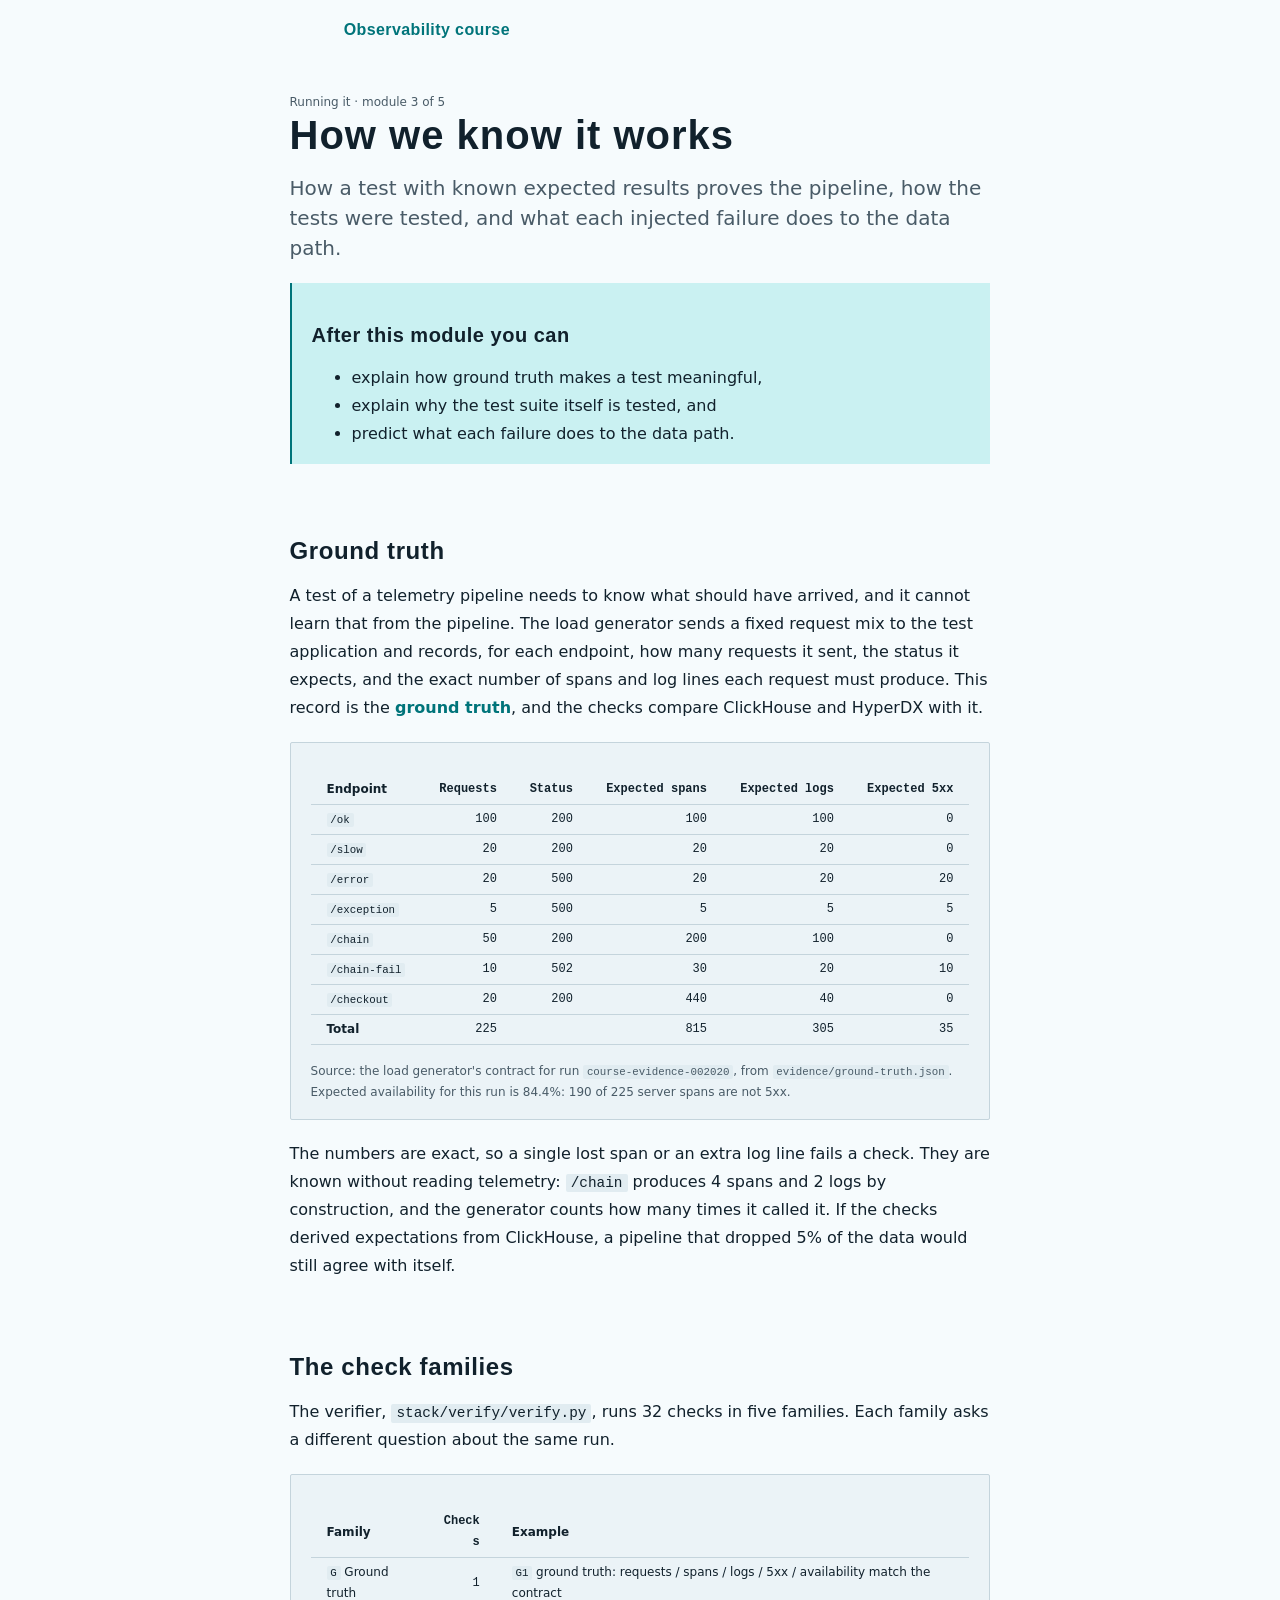
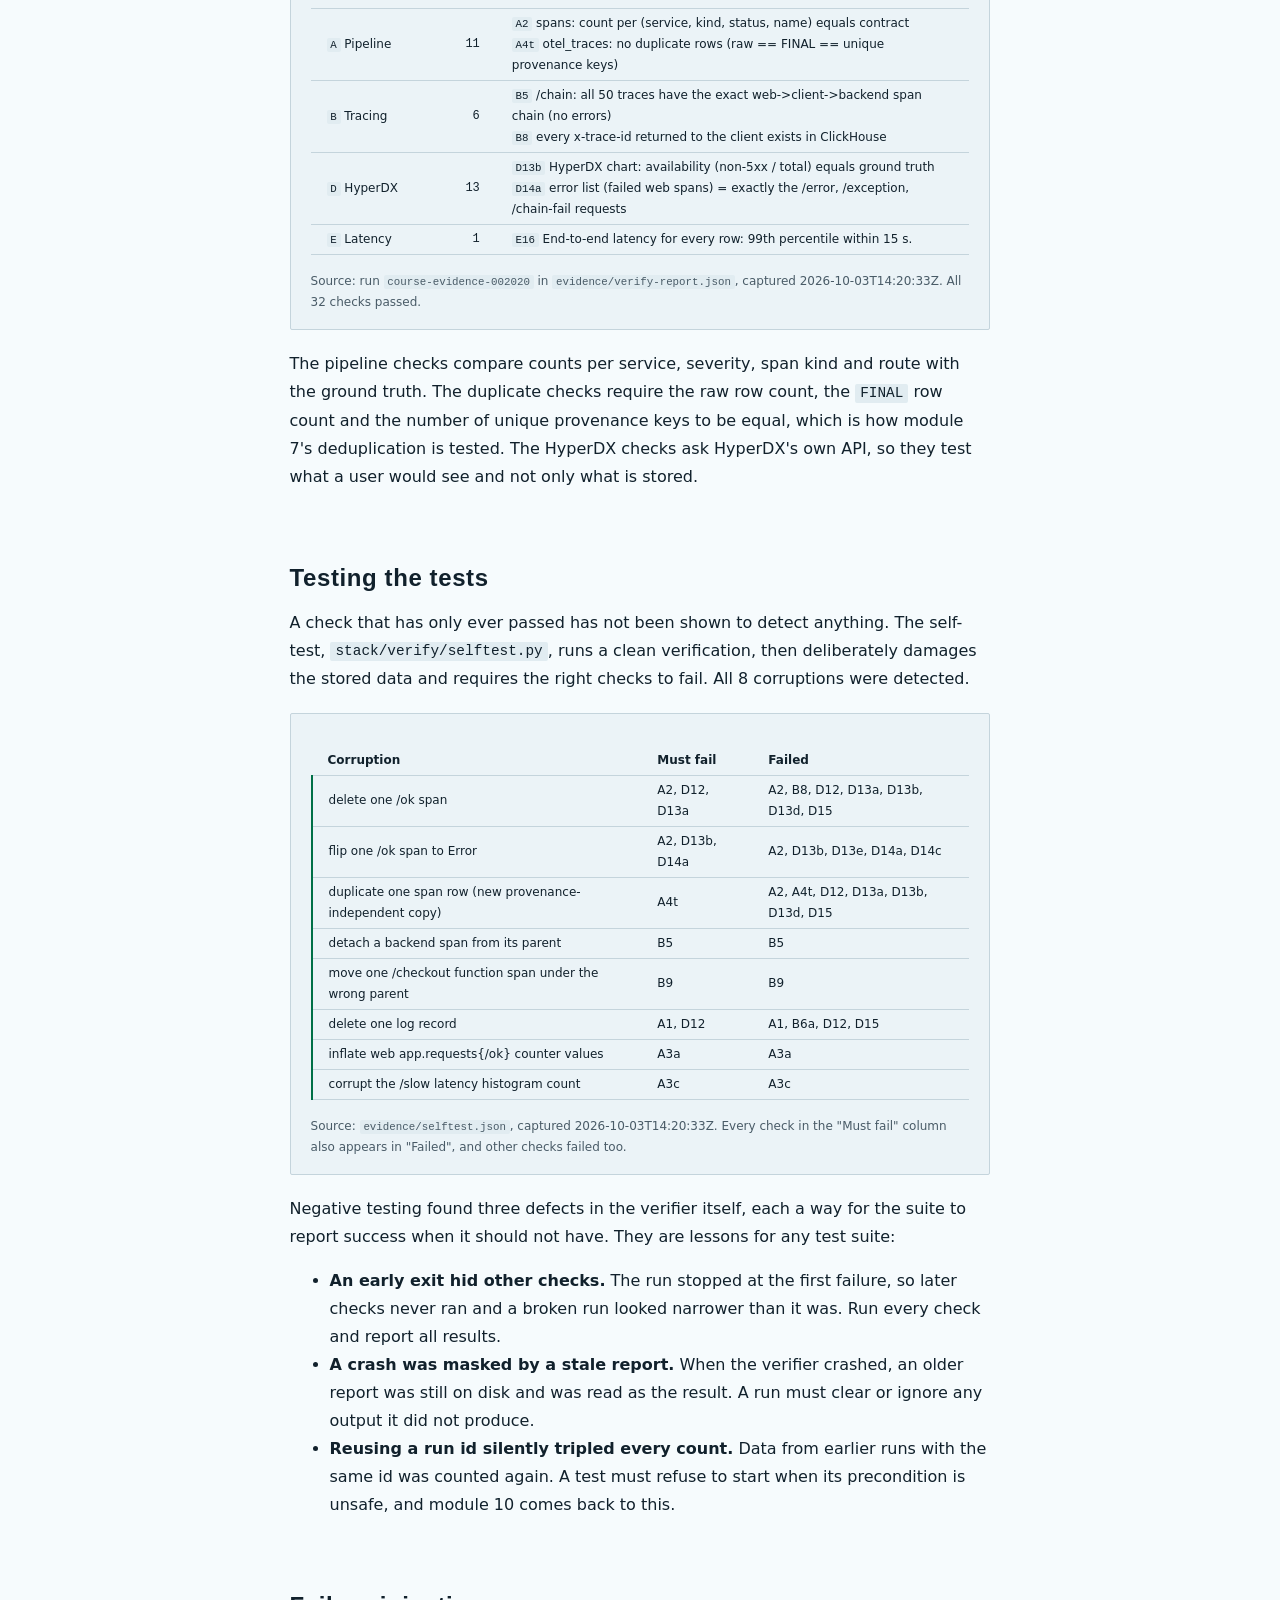
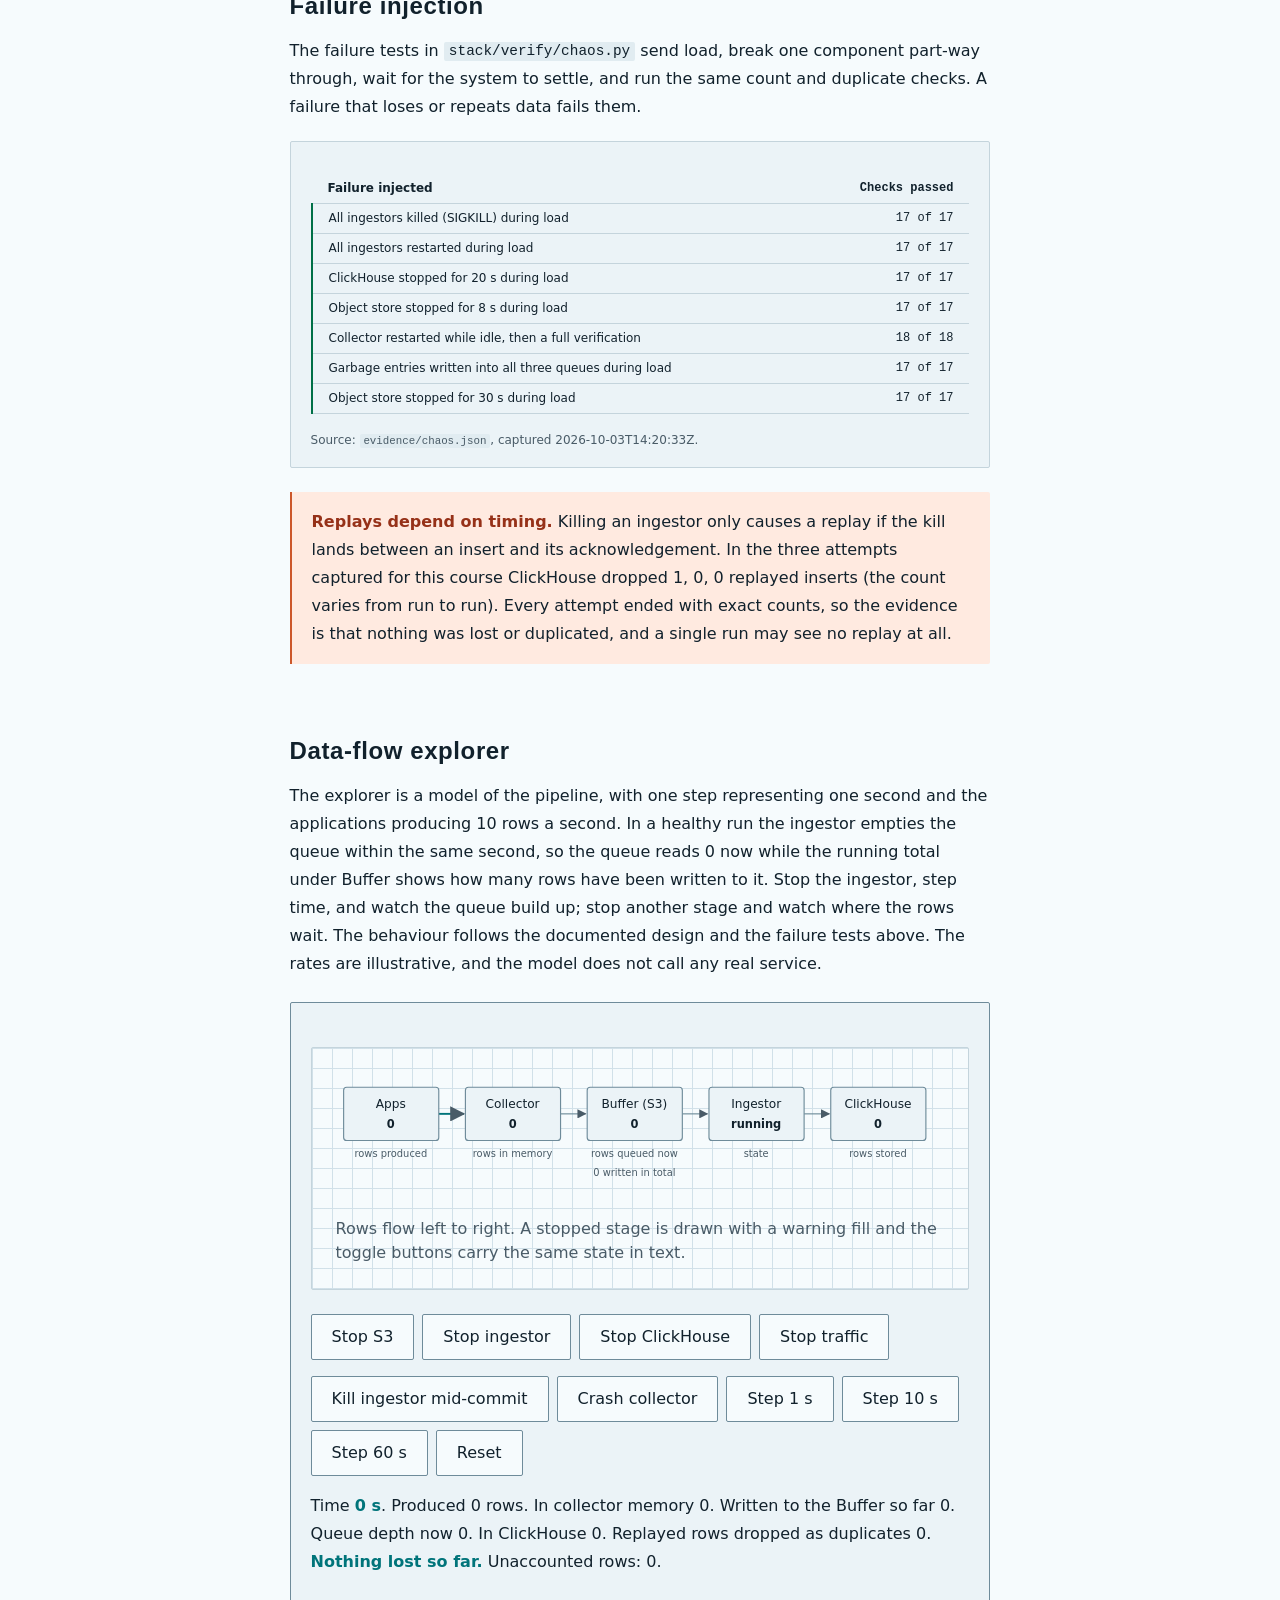
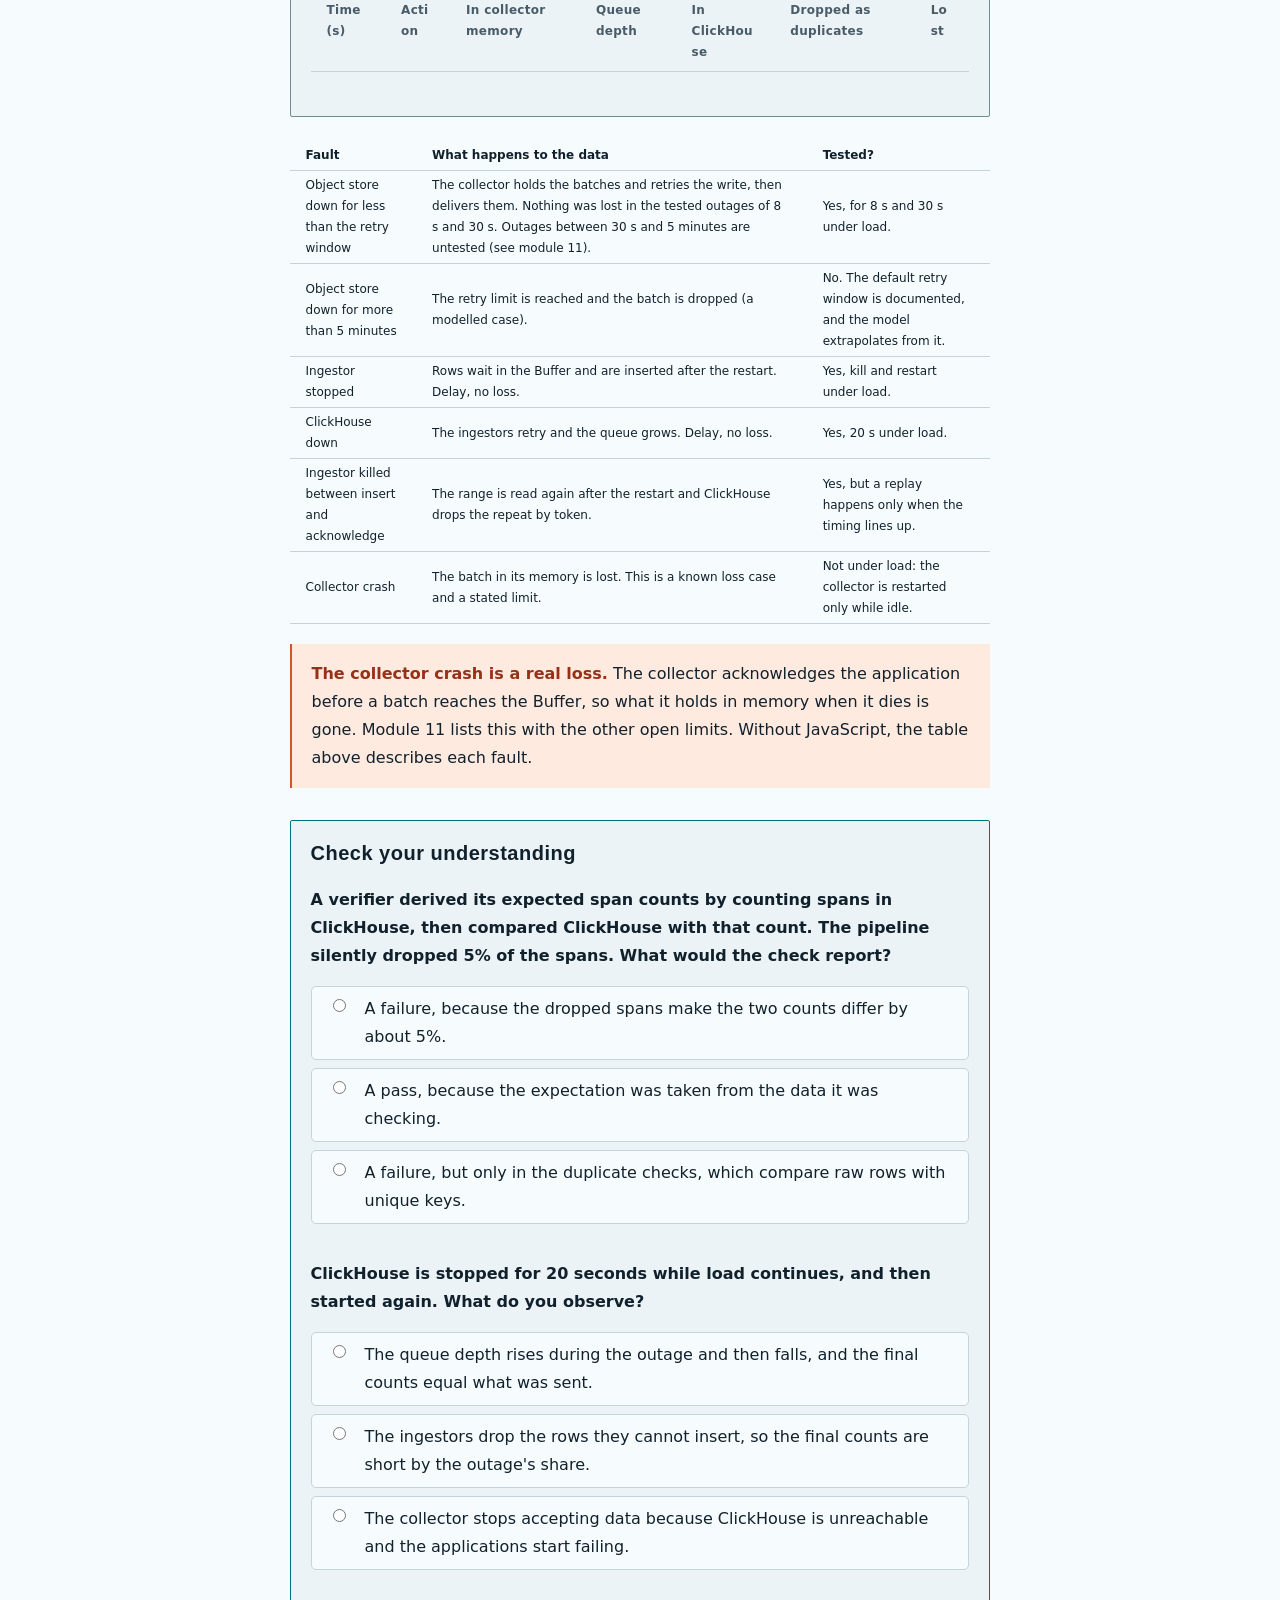
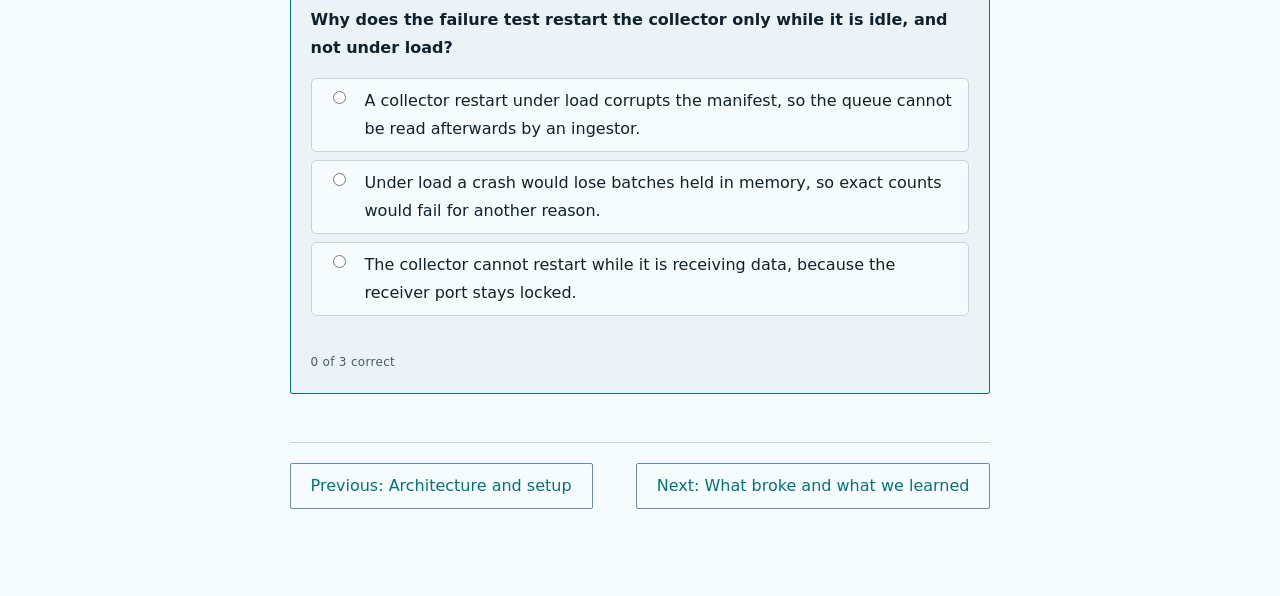
<file: course/modules/09-how-we-know-it-works.html>
<!doctype html>
<html lang="en">
<head>
<meta charset="utf-8">
<meta name="viewport" content="width=device-width, initial-scale=1">
<title>How we know it works</title>
<link rel="stylesheet" href="../assets/tokens.css">
<link rel="stylesheet" href="../assets/theme.css">
<link rel="stylesheet" href="../assets/components.css">
<link rel="stylesheet" href="../assets/local.css">
</head>
<body data-module="m09">
<nav class="site-bar" aria-label="Course"><a class="brand" href="../index.html">Observability course</a></nav>
<main>
  <header>
    <p class="crumbs">Running it · module 3 of 5</p>
    <h1>How we know it works</h1>
    <p class="lede">How a test with known expected results proves the pipeline, how the tests were tested, and what each injected failure does to the data path.</p>
  </header>

  <section class="goals" aria-labelledby="goals">
    <h2 id="goals">After this module you can</h2>
    <ul>
      <li>explain how ground truth makes a test meaningful,</li>
      <li>explain why the test suite itself is tested, and</li>
      <li>predict what each failure does to the data path.</li>
    </ul>
  </section>

  <section aria-labelledby="gt">
    <h2 id="gt">Ground truth</h2>
    <p>A test of a telemetry pipeline needs to know what should have arrived, and it cannot learn that from the pipeline. The load generator sends a fixed request mix to the test application and records, for each endpoint, how many requests it sent, the status it expects, and the exact number of spans and log lines each request must produce. This record is the <dfn>ground truth</dfn>, and the checks compare ClickHouse and HyperDX with it.</p>
    <div class="evid">
      <table class="data"><thead><tr><th scope="col">Endpoint</th><th scope="col" class="num">Requests</th><th scope="col" class="num">Status</th><th scope="col" class="num">Expected spans</th><th scope="col" class="num">Expected logs</th><th scope="col" class="num">Expected 5xx</th></tr></thead><tbody>
<tr><td><code>/ok</code></td><td class="num">100</td><td class="num">200</td><td class="num">100</td><td class="num">100</td><td class="num">0</td></tr>
<tr><td><code>/slow</code></td><td class="num">20</td><td class="num">200</td><td class="num">20</td><td class="num">20</td><td class="num">0</td></tr>
<tr><td><code>/error</code></td><td class="num">20</td><td class="num">500</td><td class="num">20</td><td class="num">20</td><td class="num">20</td></tr>
<tr><td><code>/exception</code></td><td class="num">5</td><td class="num">500</td><td class="num">5</td><td class="num">5</td><td class="num">5</td></tr>
<tr><td><code>/chain</code></td><td class="num">50</td><td class="num">200</td><td class="num">200</td><td class="num">100</td><td class="num">0</td></tr>
<tr><td><code>/chain-fail</code></td><td class="num">10</td><td class="num">502</td><td class="num">30</td><td class="num">20</td><td class="num">10</td></tr>
<tr><td><code>/checkout</code></td><td class="num">20</td><td class="num">200</td><td class="num">440</td><td class="num">40</td><td class="num">0</td></tr>
<tr><th scope="row">Total</th><td class="num">225</td><td></td><td class="num">815</td><td class="num">305</td><td class="num">35</td></tr>
</tbody></table>
      <p class="src">Source: the load generator's contract for run <code>course-evidence-002020</code>, from <code>evidence/ground-truth.json</code>. Expected availability for this run is 84.4%: 190 of 225 server spans are not 5xx.</p>
    </div>
    <p>The numbers are exact, so a single lost span or an extra log line fails a check. They are known without reading telemetry: <code>/chain</code> produces 4 spans and 2 logs by construction, and the generator counts how many times it called it. If the checks derived expectations from ClickHouse, a pipeline that dropped 5% of the data would still agree with itself.</p>
  </section>

  <section aria-labelledby="families">
    <h2 id="families">The check families</h2>
    <p>The verifier, <code>stack/verify/verify.py</code>, runs 32 checks in five families. Each family asks a different question about the same run.</p>
    <div class="evid">
      <table class="data"><thead><tr><th scope="col">Family</th><th scope="col" class="num">Checks</th><th scope="col">Example</th></tr></thead><tbody>
<tr><td><code>G</code> Ground truth</td><td class="num">1</td><td><code>G1</code> ground truth: requests / spans / logs / 5xx / availability match the contract</td></tr>
<tr><td><code>A</code> Pipeline</td><td class="num">11</td><td><code>A2</code> spans: count per (service, kind, status, name) equals contract<br><code>A4t</code> otel_traces: no duplicate rows (raw == FINAL == unique provenance keys)</td></tr>
<tr><td><code>B</code> Tracing</td><td class="num">6</td><td><code>B5</code> /chain: all 50 traces have the exact web-&gt;client-&gt;backend span chain (no errors)<br><code>B8</code> every x-trace-id returned to the client exists in ClickHouse</td></tr>
<tr><td><code>D</code> HyperDX</td><td class="num">13</td><td><code>D13b</code> HyperDX chart: availability (non-5xx / total) equals ground truth<br><code>D14a</code> error list (failed web spans) = exactly the /error, /exception, /chain-fail requests</td></tr>
<tr><td><code>E</code> Latency</td><td class="num">1</td><td><code>E16</code> End-to-end latency for every row: 99th percentile within 15 s.</td></tr>
</tbody></table>
      <p class="src">Source: run <code>course-evidence-002020</code> in <code>evidence/verify-report.json</code>, captured 2026-10-03T14:20:33Z. All 32 checks passed.</p>
    </div>
    <p>The pipeline checks compare counts per service, severity, span kind and route with the ground truth. The duplicate checks require the raw row count, the <code>FINAL</code> row count and the number of unique provenance keys to be equal, which is how module 7's deduplication is tested. The HyperDX checks ask HyperDX's own API, so they test what a user would see and not only what is stored.</p>
  </section>

  <section aria-labelledby="negative">
    <h2 id="negative">Testing the tests</h2>
    <p>A check that has only ever passed has not been shown to detect anything. The self-test, <code>stack/verify/selftest.py</code>, runs a clean verification, then deliberately damages the stored data and requires the right checks to fail. All 8 corruptions were detected.</p>
    <div class="evid">
      <table class="data"><thead><tr><th scope="col">Corruption</th><th scope="col">Must fail</th><th scope="col">Failed</th></tr></thead><tbody>
<tr class="is-ok"><td>delete one /ok span</td><td>A2, D12, D13a</td><td>A2, B8, D12, D13a, D13b, D13d, D15</td></tr>
<tr class="is-ok"><td>flip one /ok span to Error</td><td>A2, D13b, D14a</td><td>A2, D13b, D13e, D14a, D14c</td></tr>
<tr class="is-ok"><td>duplicate one span row (new provenance-independent copy)</td><td>A4t</td><td>A2, A4t, D12, D13a, D13b, D13d, D15</td></tr>
<tr class="is-ok"><td>detach a backend span from its parent</td><td>B5</td><td>B5</td></tr>
<tr class="is-ok"><td>move one /checkout function span under the wrong parent</td><td>B9</td><td>B9</td></tr>
<tr class="is-ok"><td>delete one log record</td><td>A1, D12</td><td>A1, B6a, D12, D15</td></tr>
<tr class="is-ok"><td>inflate web app.requests{/ok} counter values</td><td>A3a</td><td>A3a</td></tr>
<tr class="is-ok"><td>corrupt the /slow latency histogram count</td><td>A3c</td><td>A3c</td></tr>
      </tbody></table>
      <p class="src">Source: <code>evidence/selftest.json</code>, captured 2026-10-03T14:20:33Z. Every check in the "Must fail" column also appears in "Failed", and other checks failed too.</p>
    </div>
    <p>Negative testing found three defects in the verifier itself, each a way for the suite to report success when it should not have. They are lessons for any test suite:</p>
    <ul>
      <li><strong>An early exit hid other checks.</strong> The run stopped at the first failure, so later checks never ran and a broken run looked narrower than it was. Run every check and report all results.</li>
      <li><strong>A crash was masked by a stale report.</strong> When the verifier crashed, an older report was still on disk and was read as the result. A run must clear or ignore any output it did not produce.</li>
      <li><strong>Reusing a run id silently tripled every count.</strong> Data from earlier runs with the same id was counted again. A test must refuse to start when its precondition is unsafe, and module 10 comes back to this.</li>
    </ul>
  </section>

  <section aria-labelledby="chaos">
    <h2 id="chaos">Failure injection</h2>
    <p>The failure tests in <code>stack/verify/chaos.py</code> send load, break one component part-way through, wait for the system to settle, and run the same count and duplicate checks. A failure that loses or repeats data fails them.</p>
    <div class="evid">
      <table class="data"><thead><tr><th scope="col">Failure injected</th><th scope="col" class="num">Checks passed</th></tr></thead><tbody>
<tr class="is-ok"><td>All ingestors killed (SIGKILL) during load</td><td class="num">17 of 17</td></tr>
<tr class="is-ok"><td>All ingestors restarted during load</td><td class="num">17 of 17</td></tr>
<tr class="is-ok"><td>ClickHouse stopped for 20 s during load</td><td class="num">17 of 17</td></tr>
<tr class="is-ok"><td>Object store stopped for 8 s during load</td><td class="num">17 of 17</td></tr>
<tr class="is-ok"><td>Collector restarted while idle, then a full verification</td><td class="num">18 of 18</td></tr>
<tr class="is-ok"><td>Garbage entries written into all three queues during load</td><td class="num">17 of 17</td></tr>
<tr class="is-ok"><td>Object store stopped for 30 s during load</td><td class="num">17 of 17</td></tr>
      </tbody></table>
      <p class="src">Source: <code>evidence/chaos.json</code>, captured 2026-10-03T14:20:33Z.</p>
    </div>
    <aside class="note"><p><strong>Replays depend on timing.</strong> Killing an ingestor only causes a replay if the kill lands between an insert and its acknowledgement. In the three attempts captured for this course ClickHouse dropped 1, 0, 0 replayed inserts (the count varies from run to run). Every attempt ended with exact counts, so the evidence is that nothing was lost or duplicated, and a single run may see no replay at all.</p></aside>
  </section>

  <section aria-labelledby="explorer">
    <h2 id="explorer">Data-flow explorer</h2>
    <p>The explorer is a model of the pipeline, with one step representing one second and the applications producing 10 rows a second. In a healthy run the ingestor empties the queue within the same second, so the queue reads 0 now while the running total under Buffer shows how many rows have been written to it. Stop the ingestor, step time, and watch the queue build up; stop another stage and watch where the rows wait. The behaviour follows the documented design and the failure tests above. The rates are illustrative, and the model does not call any real service.</p>
    <div class="sim" id="flow-panel">
      <figure>
        <svg viewBox="0 0 800 170" role="img" aria-labelledby="flow-t flow-d">
<title id="flow-t">Data-flow explorer pipeline</title>
<desc id="flow-d">Applications send rows to the collector, which writes them to the Buffer on S3. The ingestor reads the Buffer and inserts into ClickHouse. The numbers under each stage update as you step time.</desc>
<defs><marker id="flow-arr" viewBox="0 0 10 10" refX="9" refY="5" markerWidth="8" markerHeight="8" orient="auto"><path class="d-arrowhead" d="M0 0 L10 5 L0 10 z"/></marker></defs>
<path class="d-edge d-edge--live" id="flow-edge-live" d="M135 55 L168 55" marker-end="url(#flow-arr)"/>
<path class="d-edge" d="M295 55 L328 55" marker-end="url(#flow-arr)"/>
<path class="d-edge" d="M455 55 L488 55" marker-end="url(#flow-arr)"/>
<path class="d-edge" d="M615 55 L648 55" marker-end="url(#flow-arr)"/>
<rect class="d-node" id="flow-apps" x="10" y="20" width="125" height="70" rx="4"/><text class="d-text" x="72" y="42">Apps</text><text class="d-label d-text" id="flow-t-apps" x="72" y="68">0</text><text class="d-tick" x="72" y="112" text-anchor="middle">rows produced</text>
<rect class="d-node" id="flow-collector" x="170" y="20" width="125" height="70" rx="4"/><text class="d-text" x="232" y="42">Collector</text><text class="d-label d-text" id="flow-t-collector" x="232" y="68">0</text><text class="d-tick" x="232" y="112" text-anchor="middle">rows in memory</text>
<rect class="d-node" id="flow-buffer" x="330" y="20" width="125" height="70" rx="4"/><text class="d-text" x="392" y="42">Buffer (S3)</text><text class="d-label d-text" id="flow-t-buffer" x="392" y="68">0</text><text class="d-tick" x="392" y="112" text-anchor="middle">rows queued now</text>
<rect class="d-node" id="flow-ingestor" x="490" y="20" width="125" height="70" rx="4"/><text class="d-text" x="552" y="42">Ingestor</text><text class="d-label d-text" id="flow-t-ingestor" x="552" y="68">0</text><text class="d-tick" x="552" y="112" text-anchor="middle">state</text>
<rect class="d-node" id="flow-clickhouse" x="650" y="20" width="125" height="70" rx="4"/><text class="d-text" x="712" y="42">ClickHouse</text><text class="d-label d-text" id="flow-t-clickhouse" x="712" y="68">0</text><text class="d-tick" x="712" y="112" text-anchor="middle">rows stored</text>
<text class="d-tick" id="flow-t-written" x="392" y="136" text-anchor="middle">0 written in total</text>
</svg>
        <figcaption>Rows flow left to right. A stopped stage is drawn with a warning fill and the toggle buttons carry the same state in text.</figcaption>
      </figure>
      <p class="controls-row">
        <button type="button" class="btn" id="flow-b-s3" aria-pressed="false">Stop S3</button>
        <button type="button" class="btn" id="flow-b-ingestor" aria-pressed="false">Stop ingestor</button>
        <button type="button" class="btn" id="flow-b-clickhouse" aria-pressed="false">Stop ClickHouse</button>
        <button type="button" class="btn" id="flow-b-traffic" aria-pressed="false">Stop traffic</button>
      </p>
      <p class="controls-row">
        <button type="button" class="btn" id="flow-b-kill">Kill ingestor mid-commit</button>
        <button type="button" class="btn" id="flow-b-crash">Crash collector</button>
        <button type="button" class="btn" id="flow-b-step1">Step 1 s</button>
        <button type="button" class="btn" id="flow-b-step10">Step 10 s</button>
        <button type="button" class="btn" id="flow-b-step60">Step 60 s</button>
        <button type="button" class="btn" id="flow-b-reset">Reset</button>
      </p>
      <p class="out" id="flow-summary" aria-live="polite">Time 0 s. Press a step button to start.</p>
      <p class="readout" id="flow-notes" aria-live="polite"></p>
      <table class="steps"><thead><tr><th scope="col">Time (s)</th><th scope="col">Action</th><th scope="col">In collector memory</th><th scope="col">Queue depth</th><th scope="col">In ClickHouse</th><th scope="col">Dropped as duplicates</th><th scope="col">Lost</th></tr></thead><tbody id="flow-history"></tbody></table>
    </div>
    <table class="data">
      <thead><tr><th scope="col">Fault</th><th scope="col">What happens to the data</th><th scope="col">Tested?</th></tr></thead>
      <tbody>
        <tr><td>Object store down for less than the retry window</td><td>The collector holds the batches and retries the write, then delivers them. Nothing was lost in the tested outages of 8 s and 30 s. Outages between 30 s and 5 minutes are untested (see module 11).</td><td>Yes, for 8 s and 30 s under load.</td></tr>
        <tr><td>Object store down for more than 5 minutes</td><td>The retry limit is reached and the batch is dropped (a modelled case).</td><td>No. The default retry window is documented, and the model extrapolates from it.</td></tr>
        <tr><td>Ingestor stopped</td><td>Rows wait in the Buffer and are inserted after the restart. Delay, no loss.</td><td>Yes, kill and restart under load.</td></tr>
        <tr><td>ClickHouse down</td><td>The ingestors retry and the queue grows. Delay, no loss.</td><td>Yes, 20 s under load.</td></tr>
        <tr><td>Ingestor killed between insert and acknowledge</td><td>The range is read again after the restart and ClickHouse drops the repeat by token.</td><td>Yes, but a replay happens only when the timing lines up.</td></tr>
        <tr><td>Collector crash</td><td>The batch in its memory is lost. This is a known loss case and a stated limit.</td><td>Not under load: the collector is restarted only while idle.</td></tr>
      </tbody>
    </table>
    <aside class="caveat"><p><strong>The collector crash is a real loss.</strong> The collector acknowledges the application before a batch reaches the Buffer, so what it holds in memory when it dies is gone. Module 11 lists this with the other open limits. Without JavaScript, the table above describes each fault.</p></aside>
  </section>

  <section class="quiz" data-quiz aria-labelledby="quiz-h">
    <h2 id="quiz-h">Check your understanding</h2>
    <fieldset class="q" data-answer="b">
      <legend>A verifier derived its expected span counts by counting spans in ClickHouse, then compared ClickHouse with that count. The pipeline silently dropped 5% of the spans. What would the check report?</legend>
      <label class="opt"><input type="radio" name="q1" value="a"><span>A failure, because the dropped spans make the two counts differ by about 5%.<span class="why">Both sides of the comparison come from the same stored data, so the loss is on both sides. Revisit where the ground truth comes from.</span></span></label>
      <label class="opt"><input type="radio" name="q1" value="b"><span>A pass, because the expectation was taken from the data it was checking.<span class="why">An expectation that is read back from the system cannot disagree with it, and the loss stays invisible.</span></span></label>
      <label class="opt"><input type="radio" name="q1" value="c"><span>A failure, but only in the duplicate checks, which compare raw rows with unique keys.<span class="why">Duplicate checks compare raw rows with unique keys and say nothing about missing rows. Revisit what each check family compares.</span></span></label>
      <p class="feedback" role="status" aria-live="polite"></p>
    </fieldset>
    <fieldset class="q" data-answer="a">
      <legend>ClickHouse is stopped for 20 seconds while load continues, and then started again. What do you observe?</legend>
      <label class="opt"><input type="radio" name="q2" value="a"><span>The queue depth rises during the outage and then falls, and the final counts equal what was sent.<span class="why">The Buffer absorbs the backlog and the ingestors insert it after the restart, which is what the exact counts show.</span></span></label>
      <label class="opt"><input type="radio" name="q2" value="b"><span>The ingestors drop the rows they cannot insert, so the final counts are short by the outage's share.<span class="why">The ingestor acknowledges a range only after ClickHouse accepts it, so a failed insert leaves the range in the queue. Revisit where the data waits.</span></span></label>
      <label class="opt"><input type="radio" name="q2" value="c"><span>The collector stops accepting data because ClickHouse is unreachable and the applications start failing.<span class="why">The collector writes to the Buffer and is not connected to ClickHouse. Revisit the data path.</span></span></label>
      <p class="feedback" role="status" aria-live="polite"></p>
    </fieldset>
    <fieldset class="q" data-answer="b">
      <legend>Why does the failure test restart the collector only while it is idle, and not under load?</legend>
      <label class="opt"><input type="radio" name="q3" value="a"><span>A collector restart under load corrupts the manifest, so the queue cannot be read afterwards by an ingestor.<span class="why">The manifest is updated with compare-and-set and does not depend on the collector staying up. Revisit the module 7 sequence.</span></span></label>
      <label class="opt"><input type="radio" name="q3" value="b"><span>Under load a crash would lose batches held in memory, so exact counts would fail for another reason.<span class="why">Batches in memory are not yet durable, and the exact-count checks would then fail for a known limit.</span></span></label>
      <label class="opt"><input type="radio" name="q3" value="c"><span>The collector cannot restart while it is receiving data, because the receiver port stays locked.<span class="why">Restarting is possible at any time, and the issue is what happens to data in flight. Revisit the loss case in the explorer.</span></span></label>
      <p class="feedback" role="status" aria-live="polite"></p>
    </fieldset>
    <p class="score" aria-live="polite"></p>
    <p class="gate" hidden>All correct. Continue to module 10, what broke and what we learned.</p>
  </section>

  <nav class="pager" aria-label="Module navigation">
    <a href="08-architecture-and-setup.html">Previous: Architecture and setup</a>
    <a class="next" href="10-what-broke.html">Next: What broke and what we learned</a>
  </nav>
</main>
<script src="../assets/quiz.js" defer></script>
<script src="../assets/course.js" defer></script>
<script src="../assets/sim-dataflow.js" defer></script>
</body>
</html>
</file>
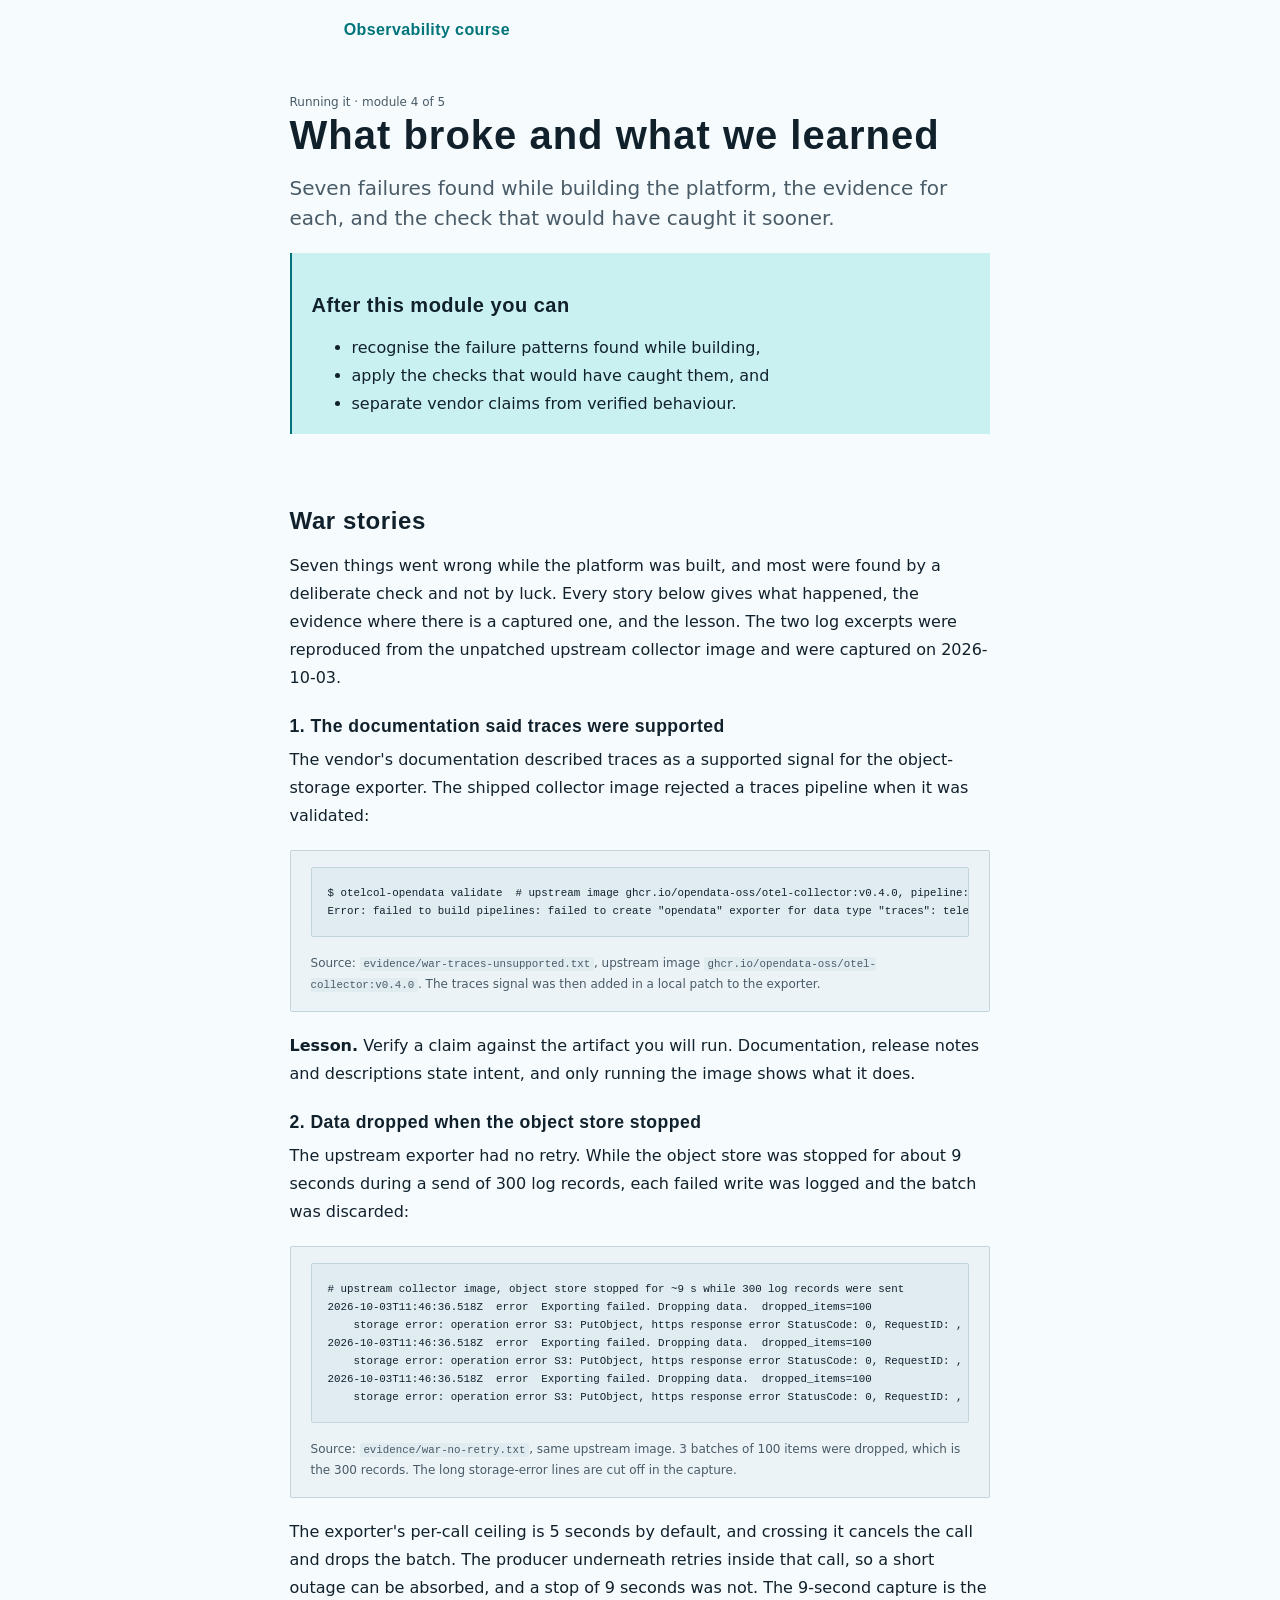
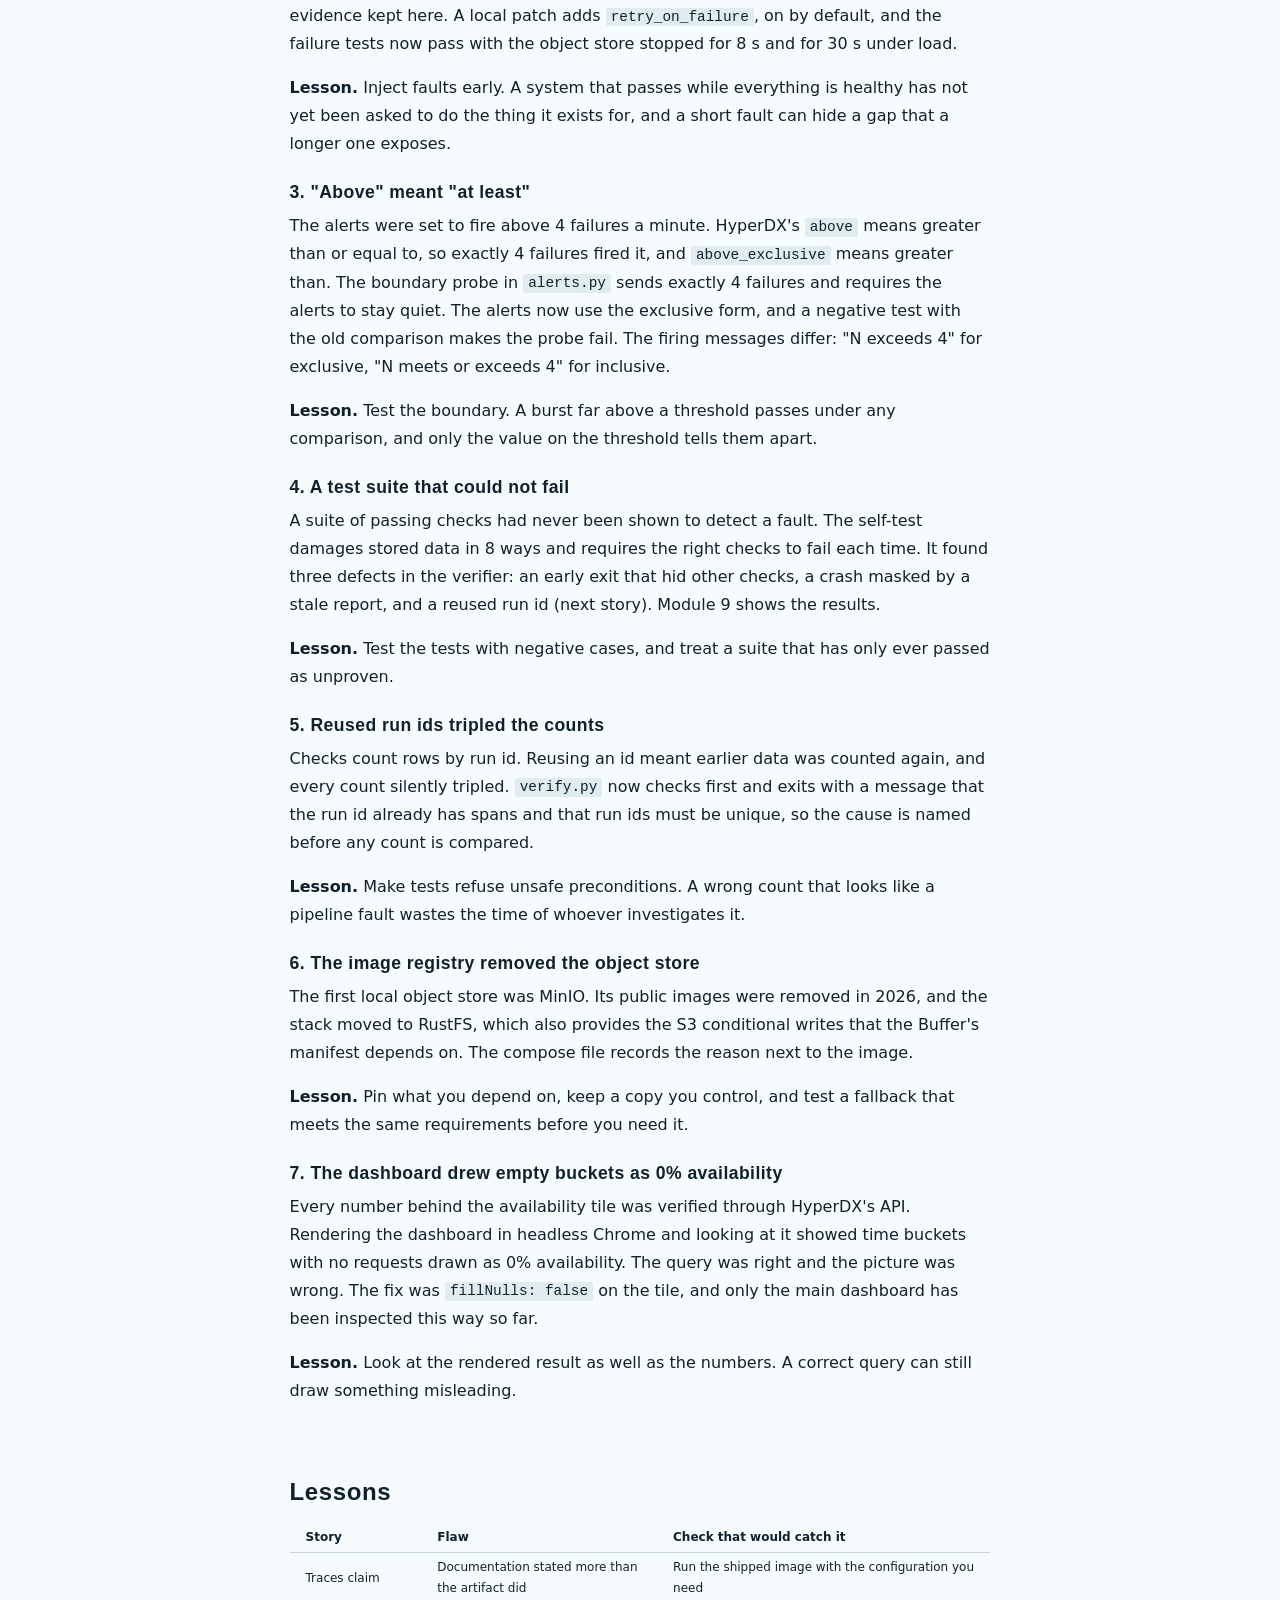
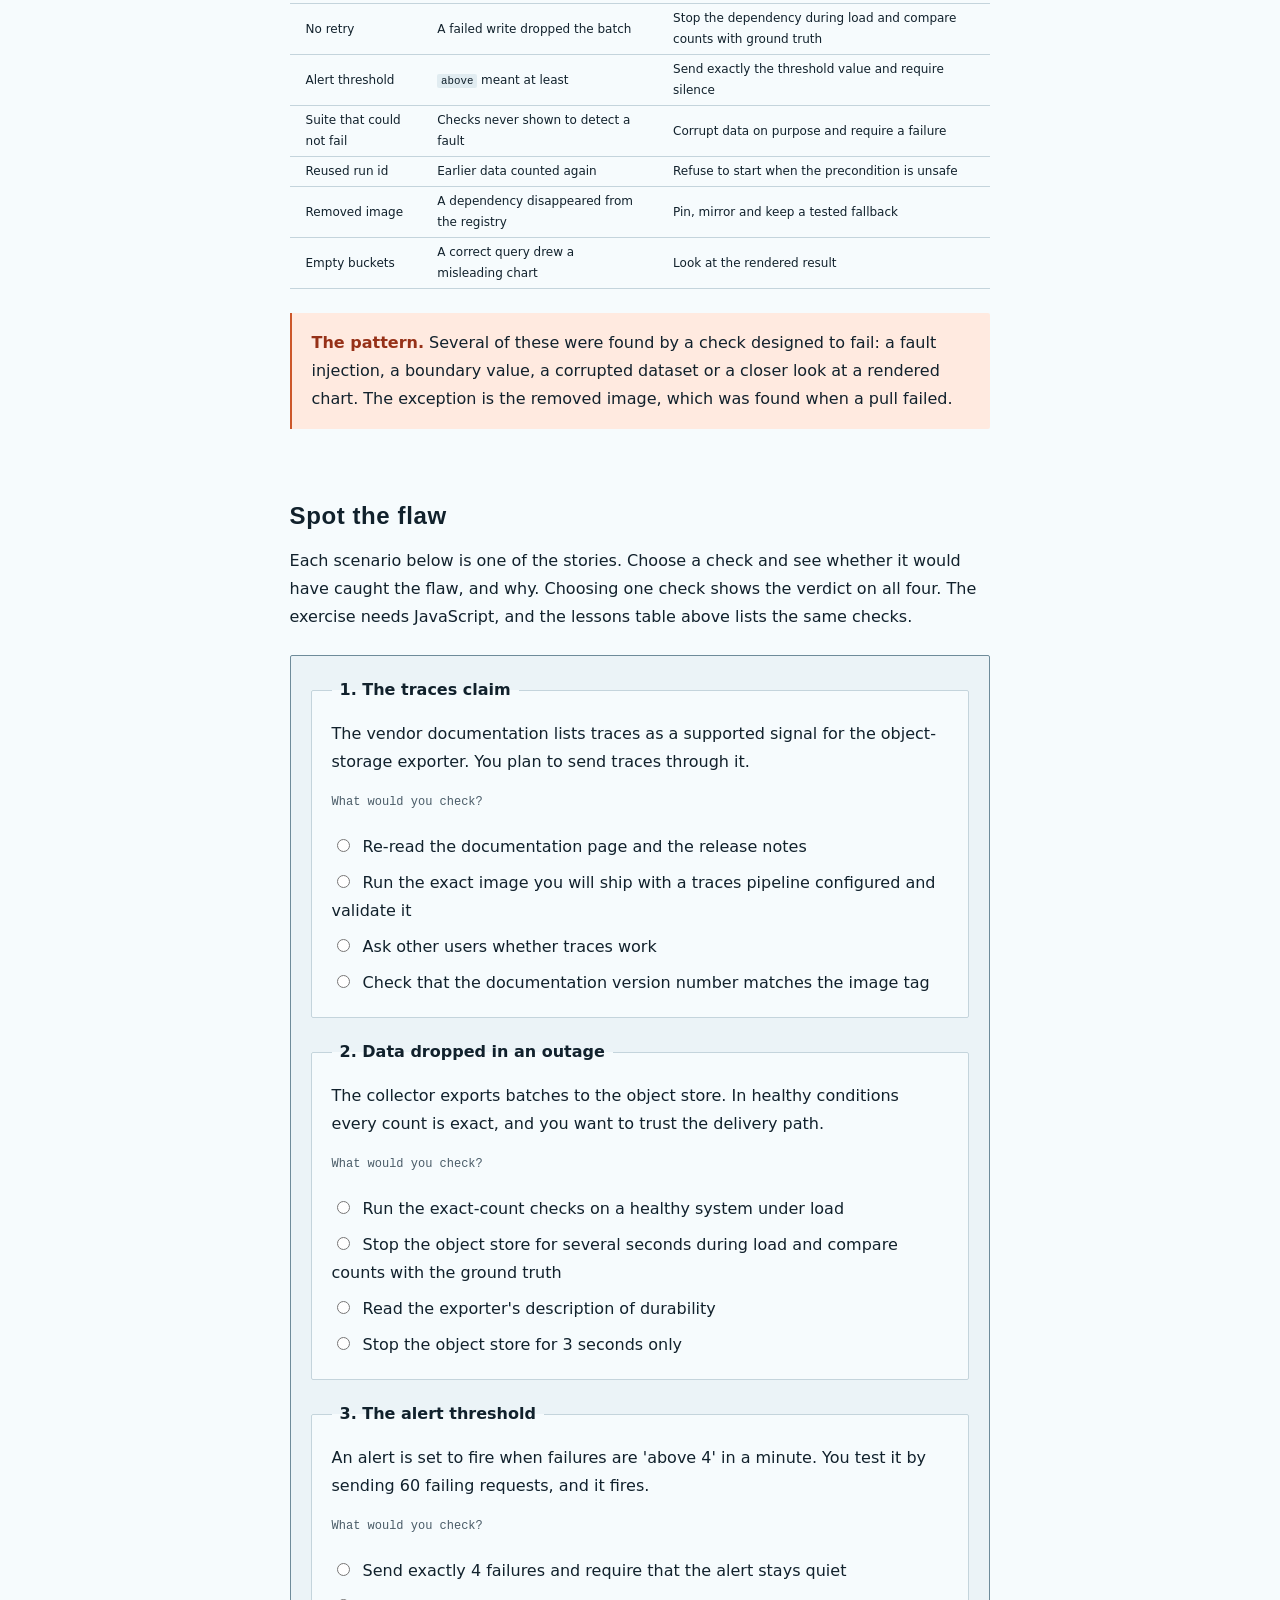
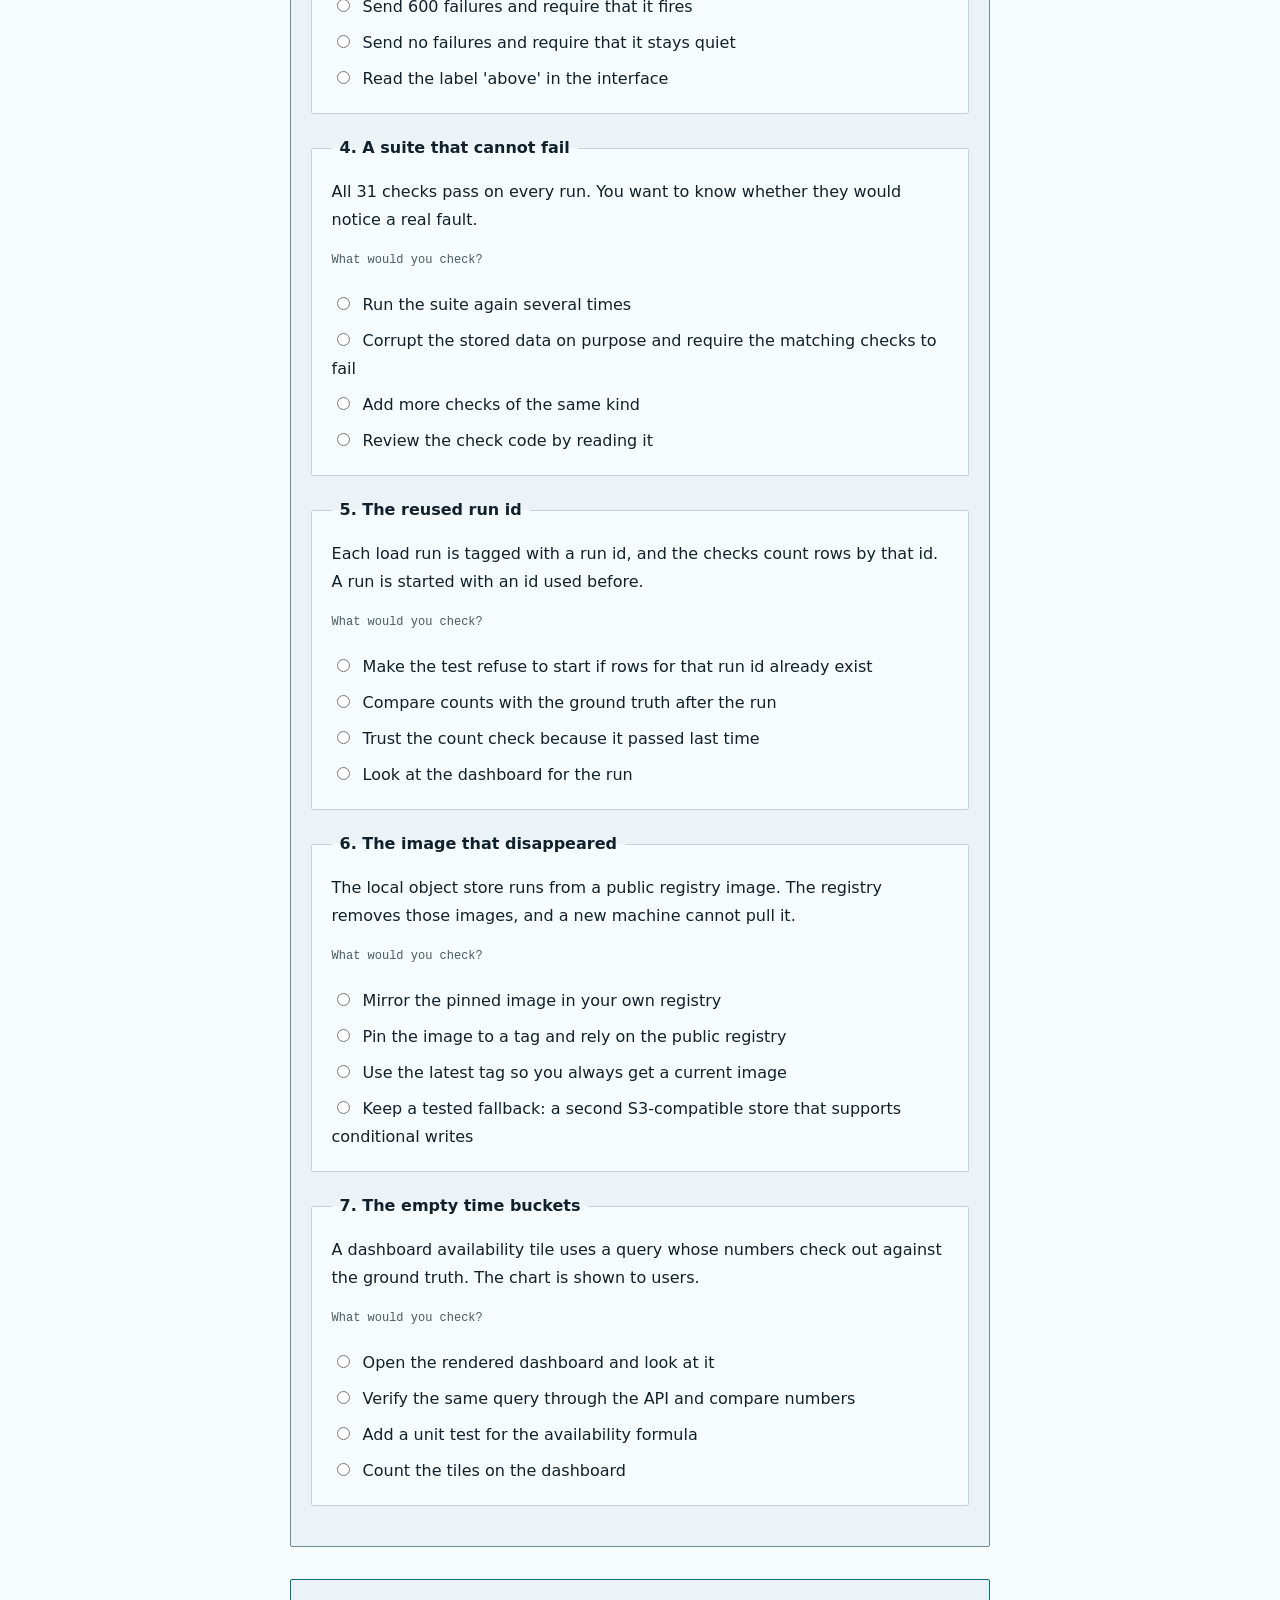
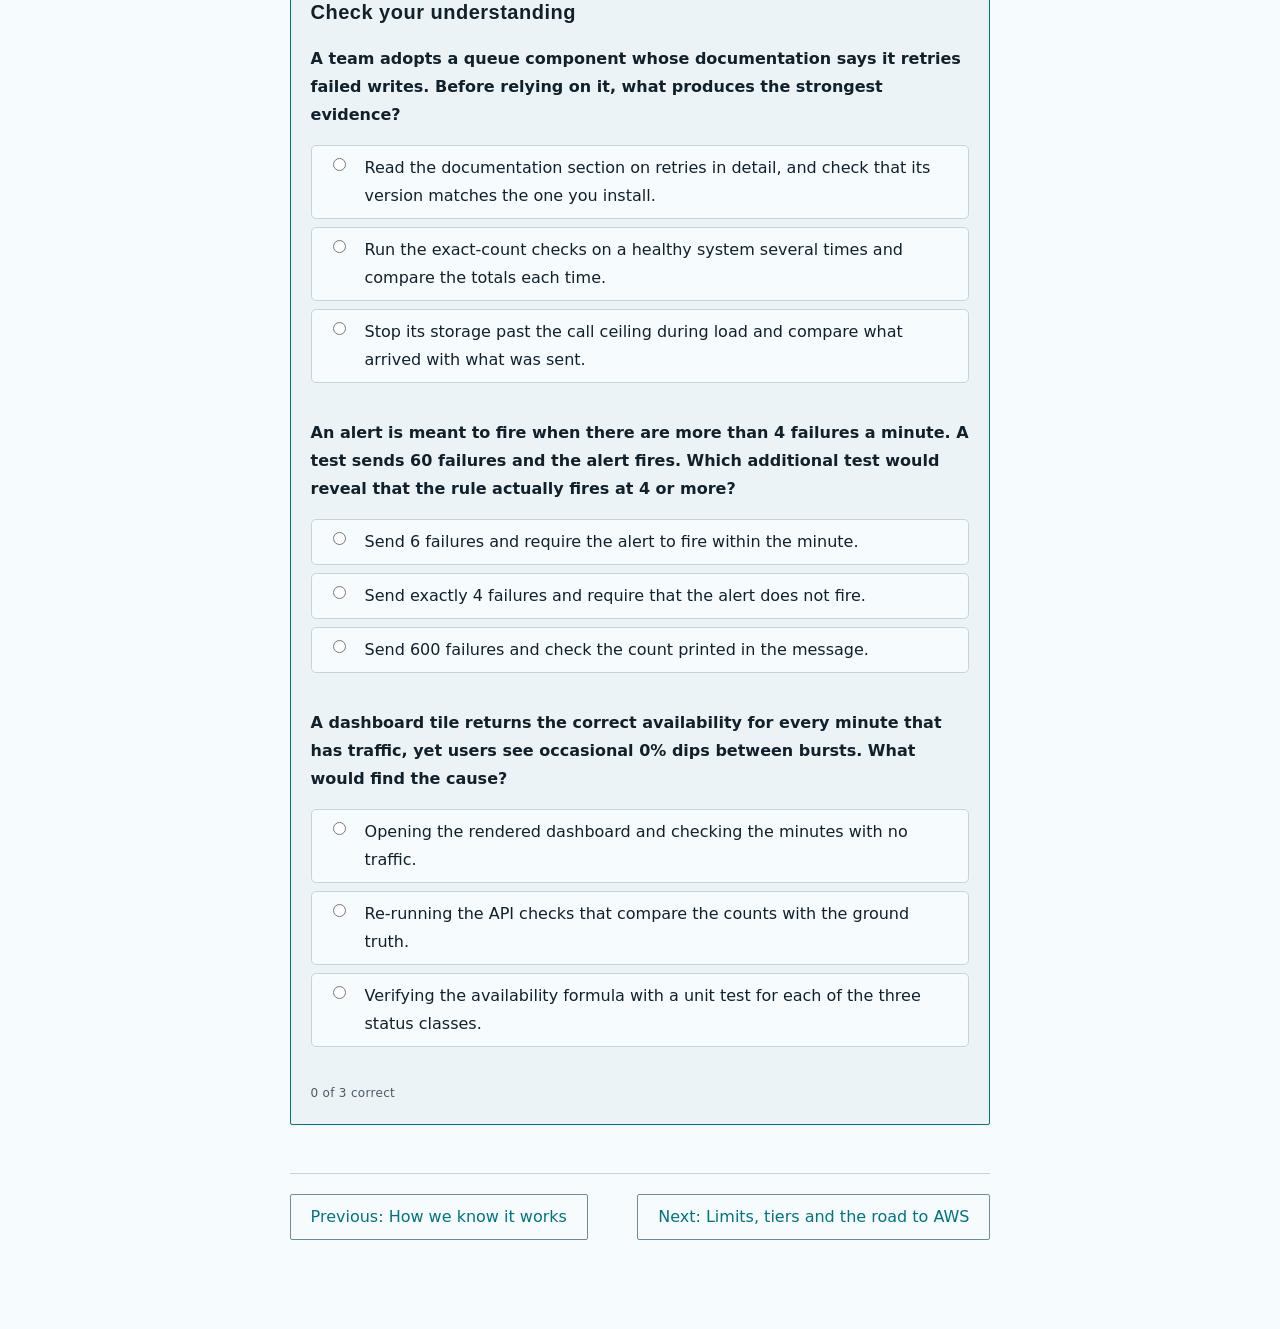
<file: course/modules/10-what-broke.html>
<!doctype html>
<html lang="en">
<head>
<meta charset="utf-8">
<meta name="viewport" content="width=device-width, initial-scale=1">
<title>What broke and what we learned</title>
<link rel="stylesheet" href="../assets/tokens.css">
<link rel="stylesheet" href="../assets/theme.css">
<link rel="stylesheet" href="../assets/components.css">
<link rel="stylesheet" href="../assets/local.css">
</head>
<body data-module="m10">
<nav class="site-bar" aria-label="Course"><a class="brand" href="../index.html">Observability course</a></nav>
<main>
  <header>
    <p class="crumbs">Running it · module 4 of 5</p>
    <h1>What broke and what we learned</h1>
    <p class="lede">Seven failures found while building the platform, the evidence for each, and the check that would have caught it sooner.</p>
  </header>

  <section class="goals" aria-labelledby="goals">
    <h2 id="goals">After this module you can</h2>
    <ul>
      <li>recognise the failure patterns found while building,</li>
      <li>apply the checks that would have caught them, and</li>
      <li>separate vendor claims from verified behaviour.</li>
    </ul>
  </section>

  <section aria-labelledby="stories">
    <h2 id="stories">War stories</h2>
    <p>Seven things went wrong while the platform was built, and most were found by a deliberate check and not by luck. Every story below gives what happened, the evidence where there is a captured one, and the lesson. The two log excerpts were reproduced from the unpatched upstream collector image and were captured on 2026-10-03.</p>

    <h3 id="s1">1. The documentation said traces were supported</h3>
    <p>The vendor's documentation described traces as a supported signal for the object-storage exporter. The shipped collector image rejected a traces pipeline when it was validated:</p>
    <div class="evid">
<pre class="log"><code>$ otelcol-opendata validate  # upstream image ghcr.io/opendata-oss/otel-collector:v0.4.0, pipeline: traces -&gt; opendata exporter
Error: failed to build pipelines: failed to create &quot;opendata&quot; exporter for data type &quot;traces&quot;: telemetry type is not supported</code></pre>
      <p class="src">Source: <code>evidence/war-traces-unsupported.txt</code>, upstream image <code>ghcr.io/opendata-oss/otel-collector:v0.4.0</code>. The traces signal was then added in a local patch to the exporter.</p>
    </div>
    <p><strong>Lesson.</strong> Verify a claim against the artifact you will run. Documentation, release notes and descriptions state intent, and only running the image shows what it does.</p>

    <h3 id="s2">2. Data dropped when the object store stopped</h3>
    <p>The upstream exporter had no retry. While the object store was stopped for about 9 seconds during a send of 300 log records, each failed write was logged and the batch was discarded:</p>
    <div class="evid">
<pre class="log"><code># upstream collector image, object store stopped for ~9 s while 300 log records were sent
2026-10-03T11:46:36.518Z  error  Exporting failed. Dropping data.  dropped_items=100
    storage error: operation error S3: PutObject, https response error StatusCode: 0, RequestID: , HostID: , request send failed, Put \
2026-10-03T11:46:36.518Z  error  Exporting failed. Dropping data.  dropped_items=100
    storage error: operation error S3: PutObject, https response error StatusCode: 0, RequestID: , HostID: , request send failed, Put \
2026-10-03T11:46:36.518Z  error  Exporting failed. Dropping data.  dropped_items=100
    storage error: operation error S3: PutObject, https response error StatusCode: 0, RequestID: , HostID: , request send failed, Put \</code></pre>
      <p class="src">Source: <code>evidence/war-no-retry.txt</code>, same upstream image. 3 batches of 100 items were dropped, which is the 300 records. The long storage-error lines are cut off in the capture.</p>
    </div>
    <p>The exporter's per-call ceiling is 5 seconds by default, and crossing it cancels the call and drops the batch. The producer underneath retries inside that call, so a short outage can be absorbed, and a stop of 9 seconds was not. The 9-second capture is the evidence kept here. A local patch adds <code>retry_on_failure</code>, on by default, and the failure tests now pass with the object store stopped for 8 s and for 30 s under load.</p>
    <p><strong>Lesson.</strong> Inject faults early. A system that passes while everything is healthy has not yet been asked to do the thing it exists for, and a short fault can hide a gap that a longer one exposes.</p>

    <h3 id="s3">3. "Above" meant "at least"</h3>
    <p>The alerts were set to fire above 4 failures a minute. HyperDX's <code>above</code> means greater than or equal to, so exactly 4 failures fired it, and <code>above_exclusive</code> means greater than. The boundary probe in <code>alerts.py</code> sends exactly 4 failures and requires the alerts to stay quiet. The alerts now use the exclusive form, and a negative test with the old comparison makes the probe fail. The firing messages differ: "N exceeds 4" for exclusive, "N meets or exceeds 4" for inclusive.</p>
    <p><strong>Lesson.</strong> Test the boundary. A burst far above a threshold passes under any comparison, and only the value on the threshold tells them apart.</p>

    <h3 id="s4">4. A test suite that could not fail</h3>
    <p>A suite of passing checks had never been shown to detect a fault. The self-test damages stored data in 8 ways and requires the right checks to fail each time. It found three defects in the verifier: an early exit that hid other checks, a crash masked by a stale report, and a reused run id (next story). Module 9 shows the results.</p>
    <p><strong>Lesson.</strong> Test the tests with negative cases, and treat a suite that has only ever passed as unproven.</p>

    <h3 id="s5">5. Reused run ids tripled the counts</h3>
    <p>Checks count rows by run id. Reusing an id meant earlier data was counted again, and every count silently tripled. <code>verify.py</code> now checks first and exits with a message that the run id already has spans and that run ids must be unique, so the cause is named before any count is compared.</p>
    <p><strong>Lesson.</strong> Make tests refuse unsafe preconditions. A wrong count that looks like a pipeline fault wastes the time of whoever investigates it.</p>

    <h3 id="s6">6. The image registry removed the object store</h3>
    <p>The first local object store was MinIO. Its public images were removed in 2026, and the stack moved to RustFS, which also provides the S3 conditional writes that the Buffer's manifest depends on. The compose file records the reason next to the image.</p>
    <p><strong>Lesson.</strong> Pin what you depend on, keep a copy you control, and test a fallback that meets the same requirements before you need it.</p>

    <h3 id="s7">7. The dashboard drew empty buckets as 0% availability</h3>
    <p>Every number behind the availability tile was verified through HyperDX's API. Rendering the dashboard in headless Chrome and looking at it showed time buckets with no requests drawn as 0% availability. The query was right and the picture was wrong. The fix was <code>fillNulls: false</code> on the tile, and only the main dashboard has been inspected this way so far.</p>
    <p><strong>Lesson.</strong> Look at the rendered result as well as the numbers. A correct query can still draw something misleading.</p>
  </section>

  <section aria-labelledby="lessons">
    <h2 id="lessons">Lessons</h2>
    <table class="data">
      <thead><tr><th scope="col">Story</th><th scope="col">Flaw</th><th scope="col">Check that would catch it</th></tr></thead>
      <tbody>
        <tr><td>Traces claim</td><td>Documentation stated more than the artifact did</td><td>Run the shipped image with the configuration you need</td></tr>
        <tr><td>No retry</td><td>A failed write dropped the batch</td><td>Stop the dependency during load and compare counts with ground truth</td></tr>
        <tr><td>Alert threshold</td><td><code>above</code> meant at least</td><td>Send exactly the threshold value and require silence</td></tr>
        <tr><td>Suite that could not fail</td><td>Checks never shown to detect a fault</td><td>Corrupt data on purpose and require a failure</td></tr>
        <tr><td>Reused run id</td><td>Earlier data counted again</td><td>Refuse to start when the precondition is unsafe</td></tr>
        <tr><td>Removed image</td><td>A dependency disappeared from the registry</td><td>Pin, mirror and keep a tested fallback</td></tr>
        <tr><td>Empty buckets</td><td>A correct query drew a misleading chart</td><td>Look at the rendered result</td></tr>
      </tbody>
    </table>
    <aside class="note"><p><strong>The pattern.</strong> Several of these were found by a check designed to fail: a fault injection, a boundary value, a corrupted dataset or a closer look at a rendered chart. The exception is the removed image, which was found when a pull failed.</p></aside>
  </section>

  <section aria-labelledby="exercise">
    <h2 id="exercise">Spot the flaw</h2>
    <p>Each scenario below is one of the stories. Choose a check and see whether it would have caught the flaw, and why. Choosing one check shows the verdict on all four. The exercise needs JavaScript, and the lessons table above lists the same checks.</p>
    <div class="sim" id="flaw-panel">
      <div id="flaw-root"><p>The exercise loads here when JavaScript is available.</p></div>
    </div>
  </section>

  <section class="quiz" data-quiz aria-labelledby="quiz-h">
    <h2 id="quiz-h">Check your understanding</h2>
    <fieldset class="q" data-answer="c">
      <legend>A team adopts a queue component whose documentation says it retries failed writes. Before relying on it, what produces the strongest evidence?</legend>
      <label class="opt"><input type="radio" name="q1" value="a"><span>Read the documentation section on retries in detail, and check that its version matches the one you install.<span class="why">Documentation states what the authors intend, and the traces story shows it can be ahead of the shipped artifact. Revisit what a claim is evidence of.</span></span></label>
      <label class="opt"><input type="radio" name="q1" value="b"><span>Run the exact-count checks on a healthy system several times and compare the totals each time.<span class="why">Nothing fails while storage is up, so a missing retry would not show. Revisit the no-retry story.</span></span></label>
      <label class="opt"><input type="radio" name="q1" value="c"><span>Stop its storage past the call ceiling during load and compare what arrived with what was sent.<span class="why">A failed write is what retry exists for, so injecting it under load tests the claim on the artifact.</span></span></label>
      <p class="feedback" role="status" aria-live="polite"></p>
    </fieldset>
    <fieldset class="q" data-answer="b">
      <legend>An alert is meant to fire when there are more than 4 failures a minute. A test sends 60 failures and the alert fires. Which additional test would reveal that the rule actually fires at 4 or more?</legend>
      <label class="opt"><input type="radio" name="q2" value="a"><span>Send 6 failures and require the alert to fire within the minute.<span class="why">Six is above the threshold under either comparison, so it passes either way. Revisit the boundary story.</span></span></label>
      <label class="opt"><input type="radio" name="q2" value="b"><span>Send exactly 4 failures and require that the alert does not fire.<span class="why">Only the value on the threshold separates greater-than from at-least.</span></span></label>
      <label class="opt"><input type="radio" name="q2" value="c"><span>Send 600 failures and check the count printed in the message.<span class="why">A large burst fires under any comparison, and the message number only reports the count.</span></span></label>
      <p class="feedback" role="status" aria-live="polite"></p>
    </fieldset>
    <fieldset class="q" data-answer="a">
      <legend>A dashboard tile returns the correct availability for every minute that has traffic, yet users see occasional 0% dips between bursts. What would find the cause?</legend>
      <label class="opt"><input type="radio" name="q3" value="a"><span>Opening the rendered dashboard and checking the minutes with no traffic.<span class="why">The numbers were correct and the flaw was in how empty buckets were drawn, which only the rendered chart shows.</span></span></label>
      <label class="opt"><input type="radio" name="q3" value="b"><span>Re-running the API checks that compare the counts with the ground truth.<span class="why">Those counts were already right, so they pass. Revisit what each kind of check can see.</span></span></label>
      <label class="opt"><input type="radio" name="q3" value="c"><span>Verifying the availability formula with a unit test for each of the three status classes.<span class="why">The formula is correct for the minutes with traffic, so the test passes while the chart still misleads.</span></span></label>
      <p class="feedback" role="status" aria-live="polite"></p>
    </fieldset>
    <p class="score" aria-live="polite"></p>
    <p class="gate" hidden>All correct. Continue to module 11, limits, tiers and the road to AWS.</p>
  </section>

  <nav class="pager" aria-label="Module navigation">
    <a href="09-how-we-know-it-works.html">Previous: How we know it works</a>
    <a class="next" href="11-limits-tiers-and-aws.html">Next: Limits, tiers and the road to AWS</a>
  </nav>
</main>
<script src="../assets/quiz.js" defer></script>
<script src="../assets/course.js" defer></script>
<script src="../assets/sim-flaws.js" defer></script>
</body>
</html>
</file>
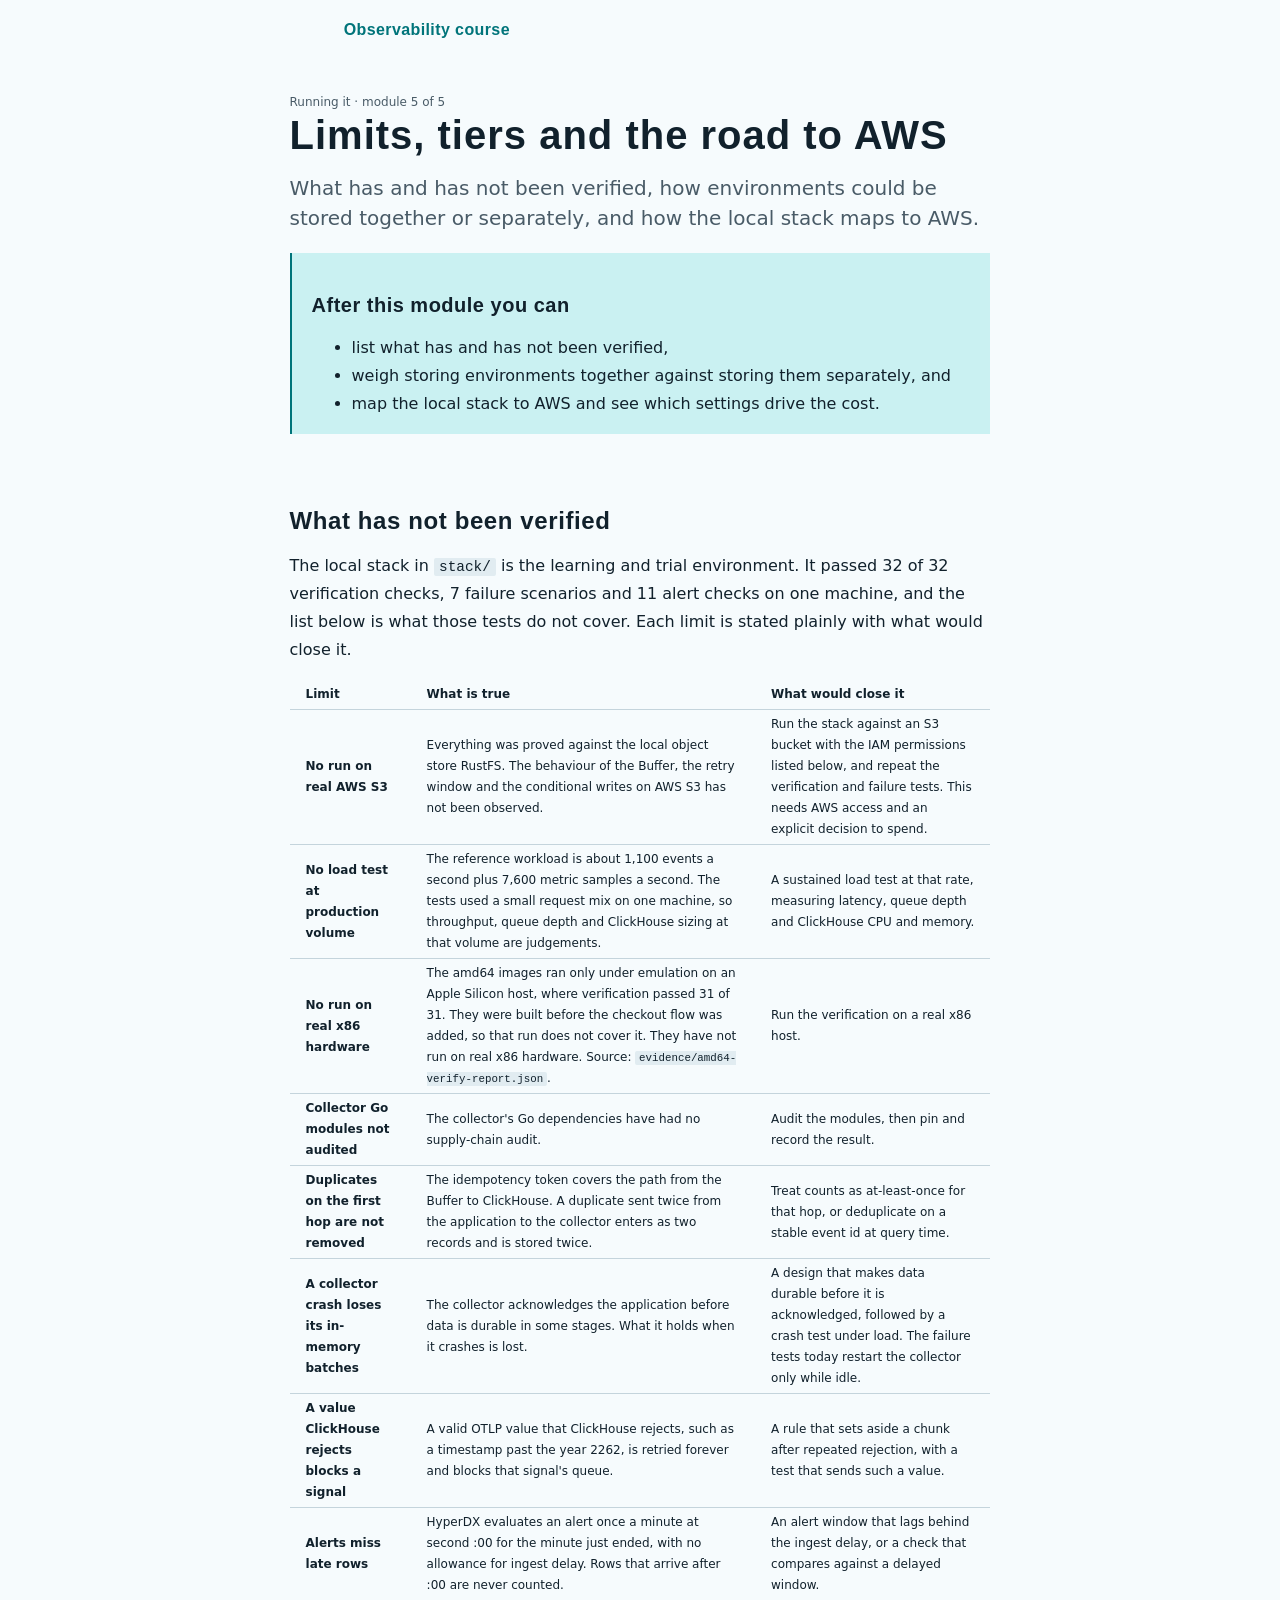
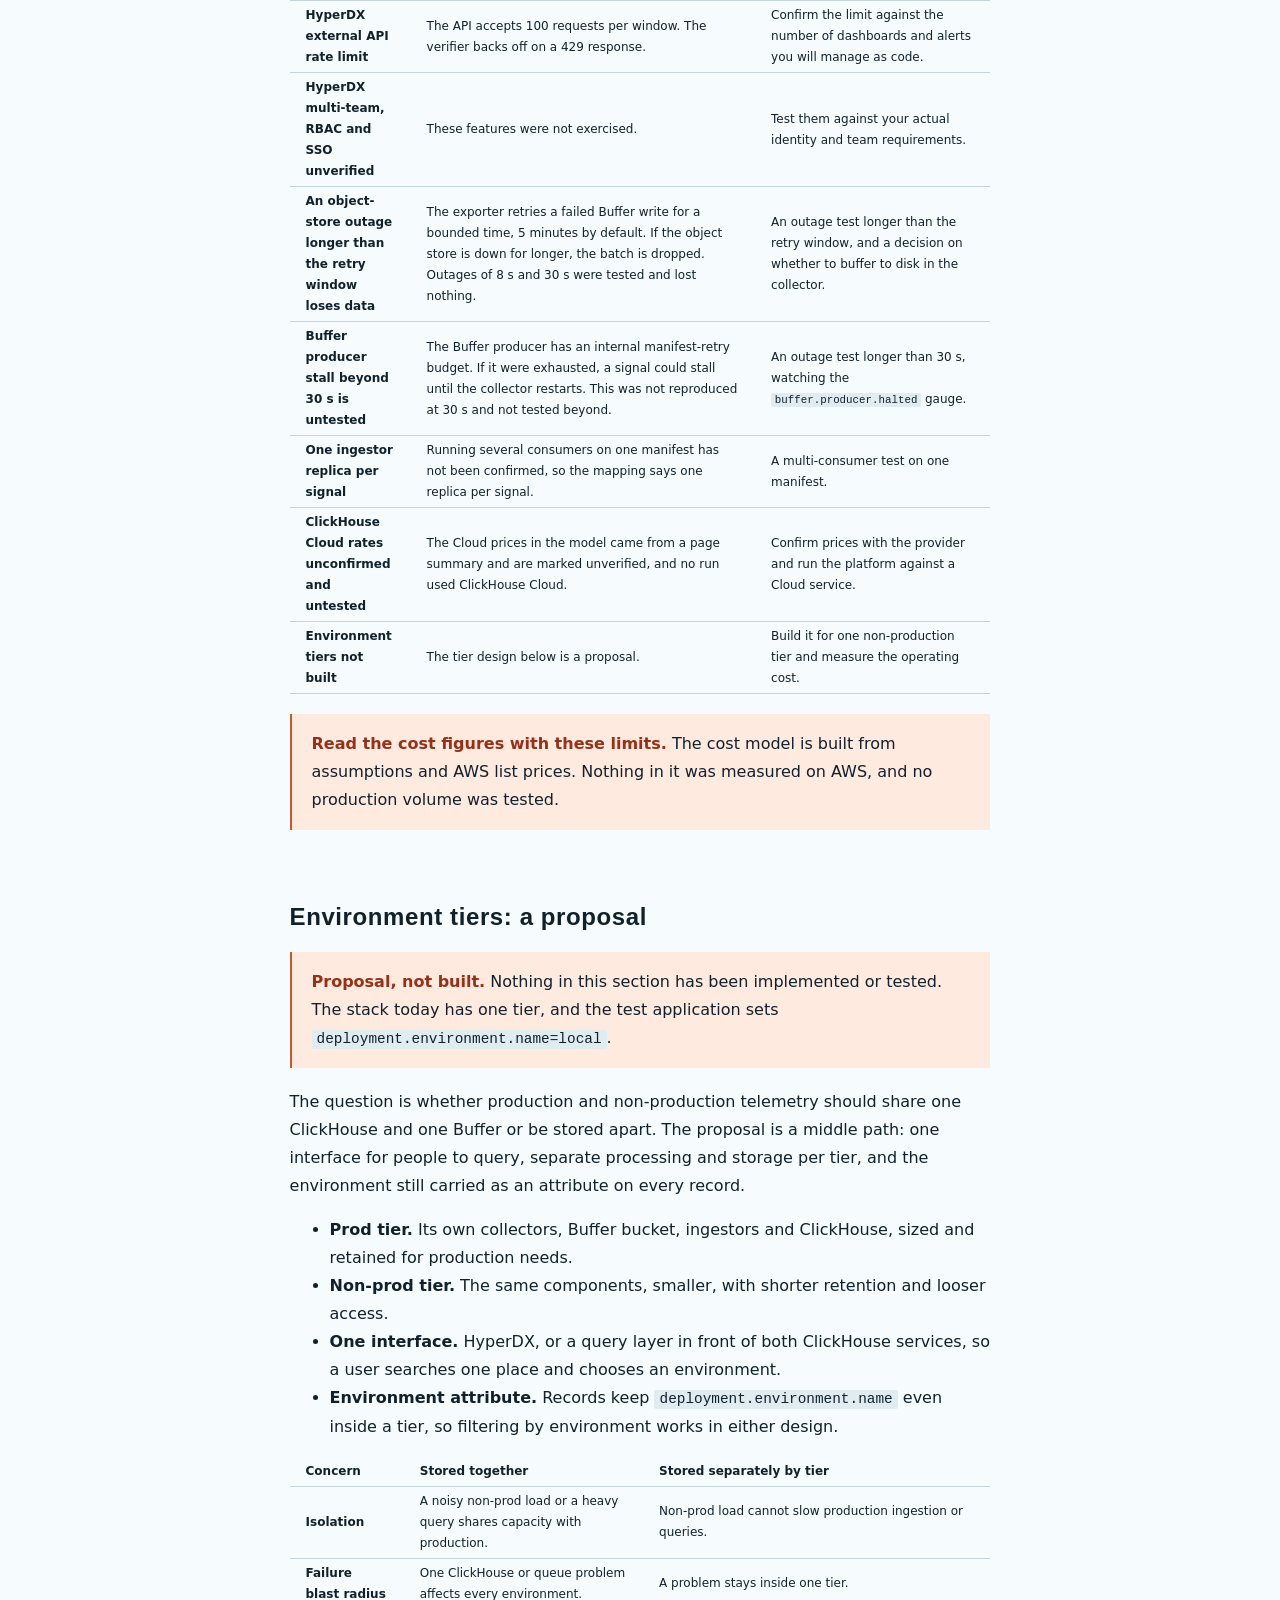
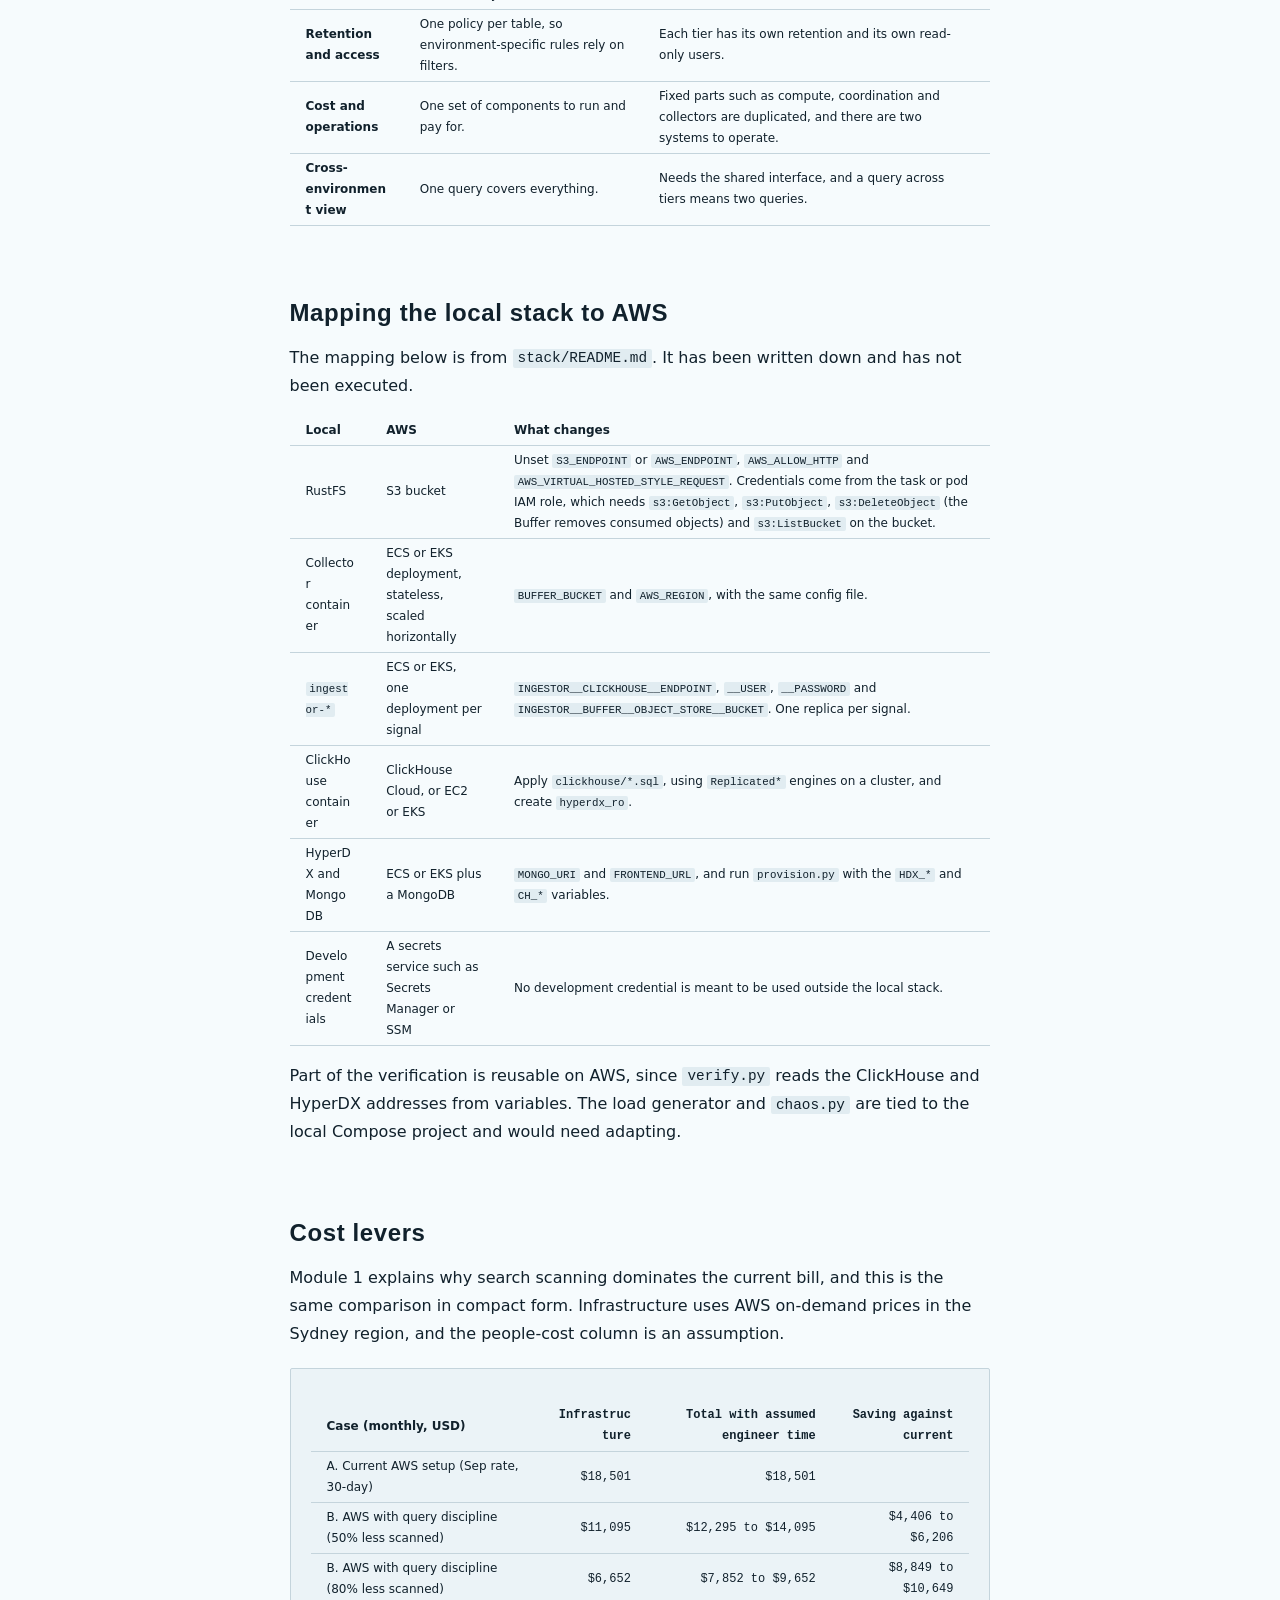
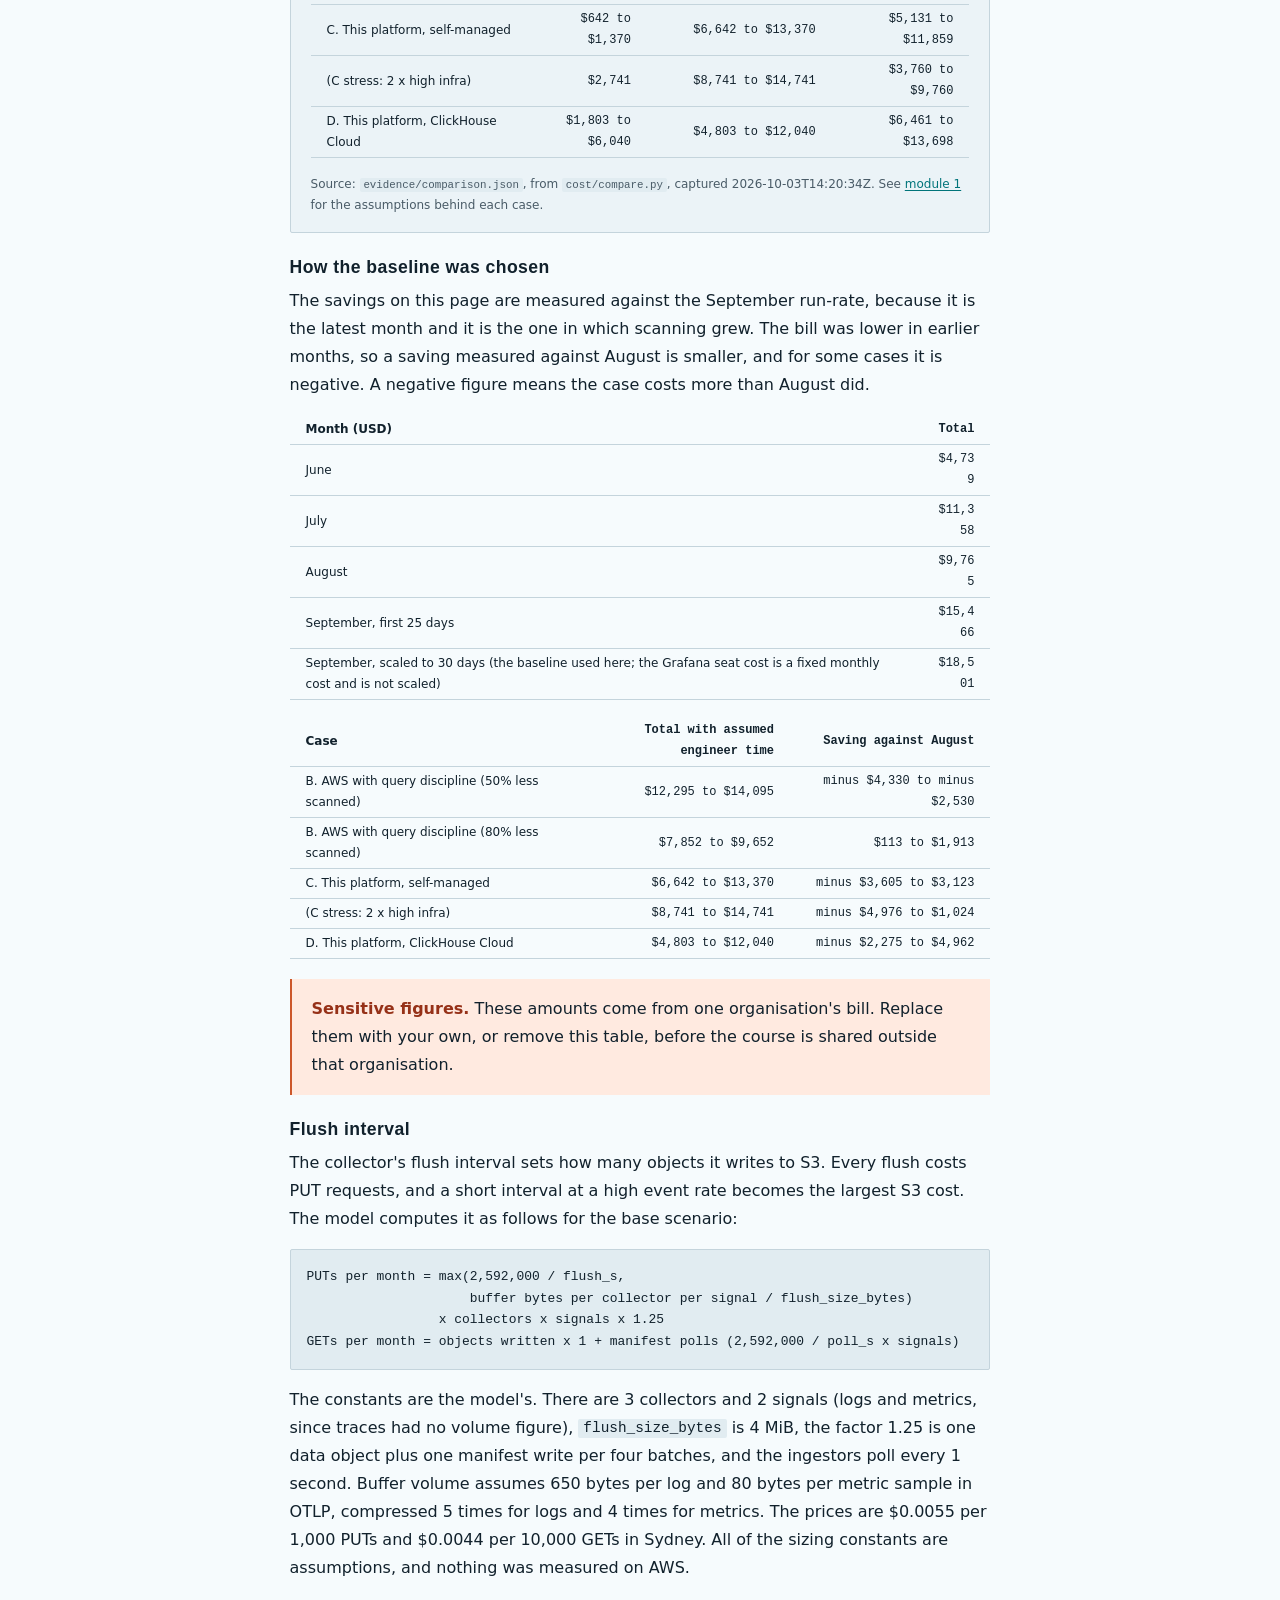
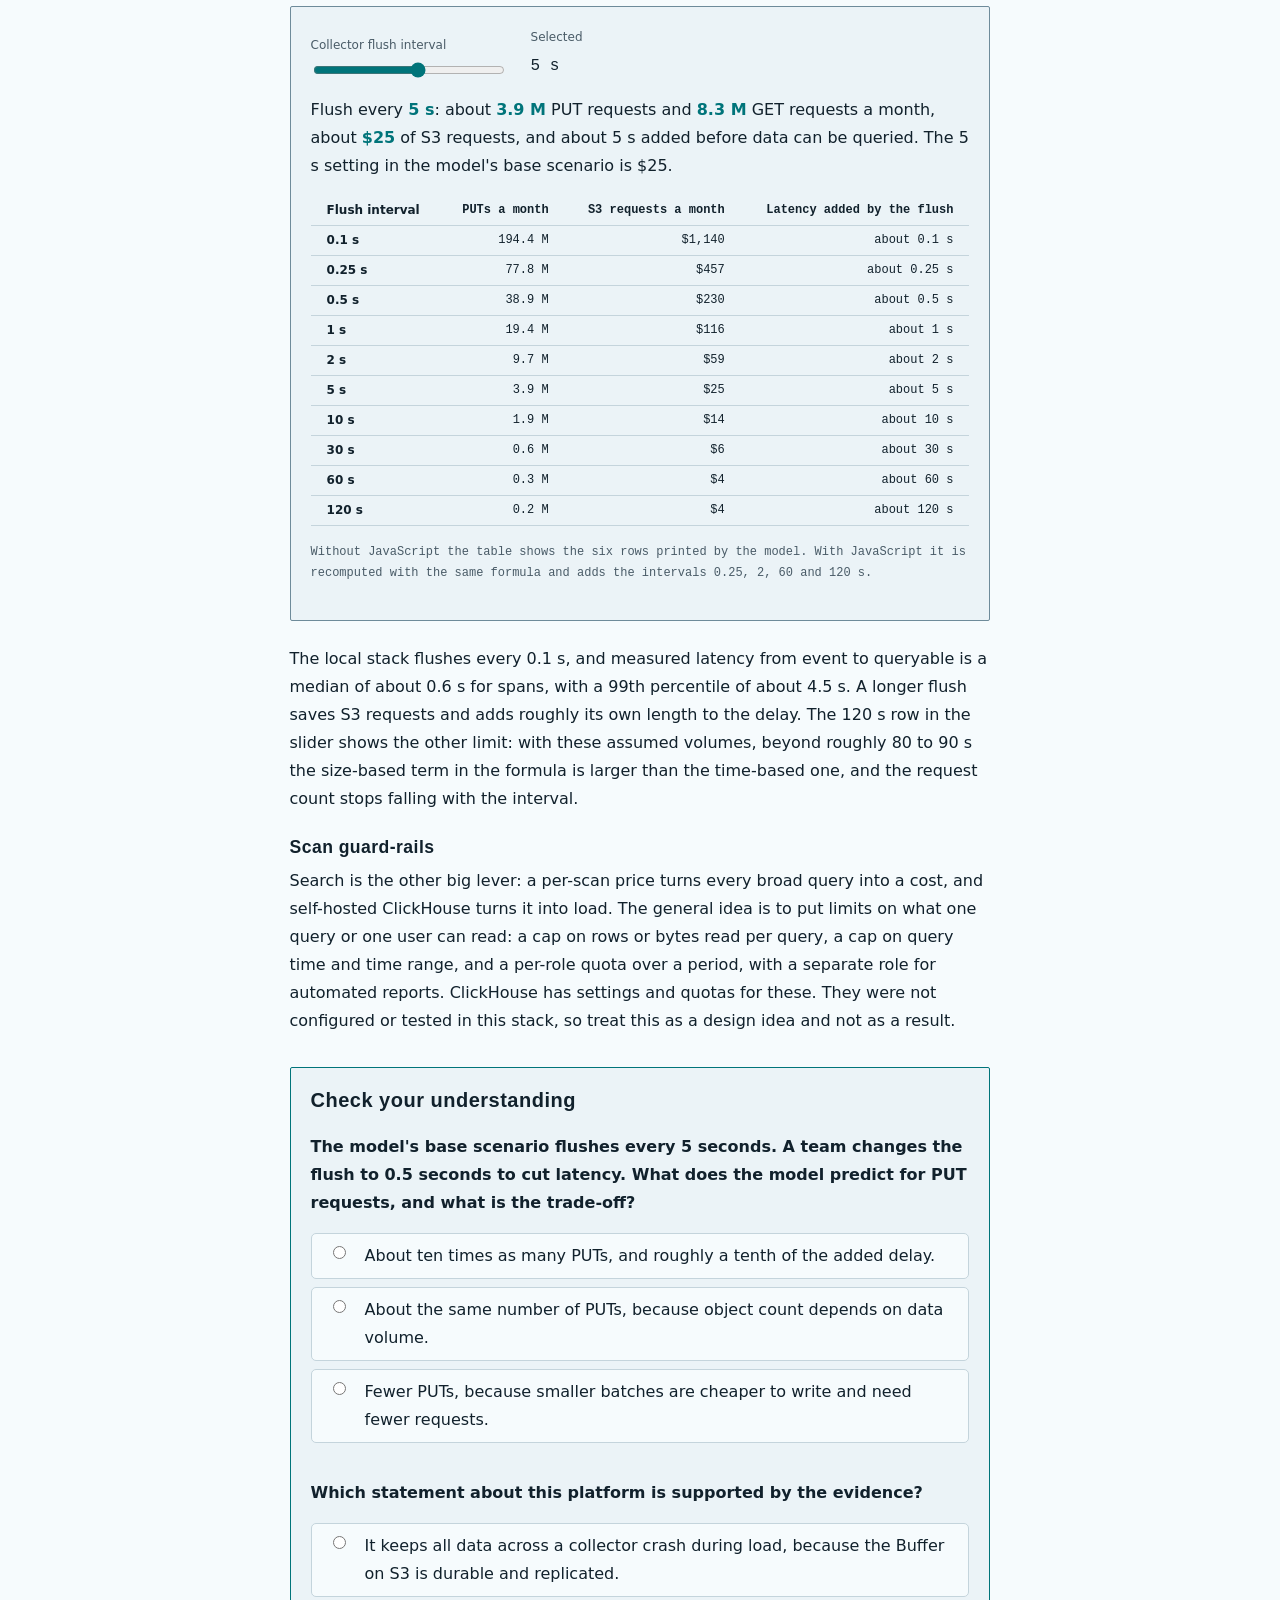
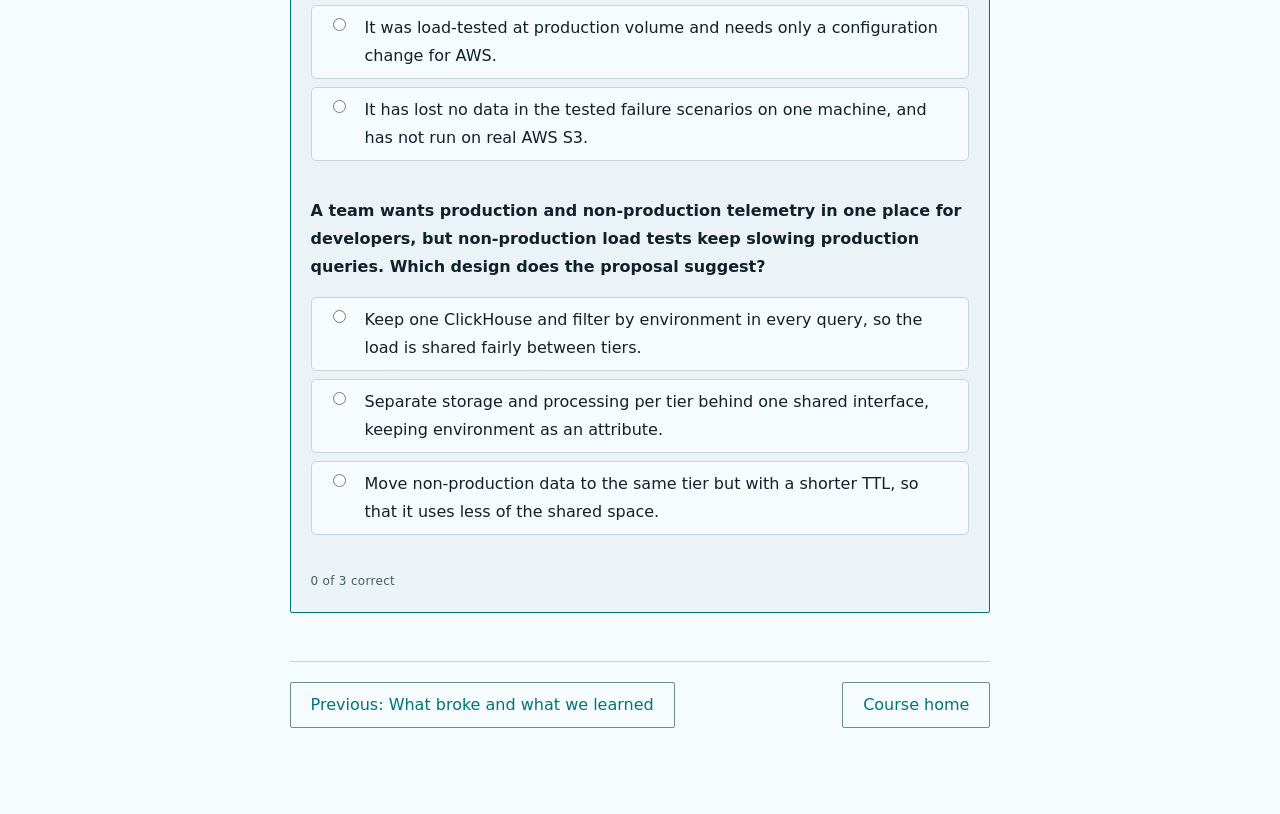
<file: course/modules/11-limits-tiers-and-aws.html>
<!doctype html>
<html lang="en">
<head>
<meta charset="utf-8">
<meta name="viewport" content="width=device-width, initial-scale=1">
<title>Limits, tiers and the road to AWS</title>
<link rel="stylesheet" href="../assets/tokens.css">
<link rel="stylesheet" href="../assets/theme.css">
<link rel="stylesheet" href="../assets/components.css">
<link rel="stylesheet" href="../assets/local.css">
</head>
<body data-module="m11">
<nav class="site-bar" aria-label="Course"><a class="brand" href="../index.html">Observability course</a></nav>
<main>
  <header>
    <p class="crumbs">Running it · module 5 of 5</p>
    <h1>Limits, tiers and the road to AWS</h1>
    <p class="lede">What has and has not been verified, how environments could be stored together or separately, and how the local stack maps to AWS.</p>
  </header>

  <section class="goals" aria-labelledby="goals">
    <h2 id="goals">After this module you can</h2>
    <ul>
      <li>list what has and has not been verified,</li>
      <li>weigh storing environments together against storing them separately, and</li>
      <li>map the local stack to AWS and see which settings drive the cost.</li>
    </ul>
  </section>

  <section aria-labelledby="limits">
    <h2 id="limits">What has not been verified</h2>
    <p>The local stack in <code>stack/</code> is the learning and trial environment. It passed 32 of 32 verification checks, 7 failure scenarios and 11 alert checks on one machine, and the list below is what those tests do not cover. Each limit is stated plainly with what would close it.</p>
    <table class="data">
      <thead><tr><th scope="col">Limit</th><th scope="col">What is true</th><th scope="col">What would close it</th></tr></thead>
      <tbody>
<tr><th scope="row">No run on real AWS S3</th><td>Everything was proved against the local object store RustFS. The behaviour of the Buffer, the retry window and the conditional writes on AWS S3 has not been observed.</td><td>Run the stack against an S3 bucket with the IAM permissions listed below, and repeat the verification and failure tests. This needs AWS access and an explicit decision to spend.</td></tr>
<tr><th scope="row">No load test at production volume</th><td>The reference workload is about 1,100 events a second plus 7,600 metric samples a second. The tests used a small request mix on one machine, so throughput, queue depth and ClickHouse sizing at that volume are judgements.</td><td>A sustained load test at that rate, measuring latency, queue depth and ClickHouse CPU and memory.</td></tr>
<tr><th scope="row">No run on real x86 hardware</th><td>The amd64 images ran only under emulation on an Apple Silicon host, where verification passed 31 of 31. They were built before the checkout flow was added, so that run does not cover it. They have not run on real x86 hardware. Source: <code>evidence/amd64-verify-report.json</code>.</td><td>Run the verification on a real x86 host.</td></tr>
<tr><th scope="row">Collector Go modules not audited</th><td>The collector's Go dependencies have had no supply-chain audit.</td><td>Audit the modules, then pin and record the result.</td></tr>
<tr><th scope="row">Duplicates on the first hop are not removed</th><td>The idempotency token covers the path from the Buffer to ClickHouse. A duplicate sent twice from the application to the collector enters as two records and is stored twice.</td><td>Treat counts as at-least-once for that hop, or deduplicate on a stable event id at query time.</td></tr>
<tr><th scope="row">A collector crash loses its in-memory batches</th><td>The collector acknowledges the application before data is durable in some stages. What it holds when it crashes is lost.</td><td>A design that makes data durable before it is acknowledged, followed by a crash test under load. The failure tests today restart the collector only while idle.</td></tr>
<tr><th scope="row">A value ClickHouse rejects blocks a signal</th><td>A valid OTLP value that ClickHouse rejects, such as a timestamp past the year 2262, is retried forever and blocks that signal's queue.</td><td>A rule that sets aside a chunk after repeated rejection, with a test that sends such a value.</td></tr>
<tr><th scope="row">Alerts miss late rows</th><td>HyperDX evaluates an alert once a minute at second :00 for the minute just ended, with no allowance for ingest delay. Rows that arrive after :00 are never counted.</td><td>An alert window that lags behind the ingest delay, or a check that compares against a delayed window.</td></tr>
<tr><th scope="row">HyperDX external API rate limit</th><td>The API accepts 100 requests per window. The verifier backs off on a 429 response.</td><td>Confirm the limit against the number of dashboards and alerts you will manage as code.</td></tr>
<tr><th scope="row">HyperDX multi-team, RBAC and SSO unverified</th><td>These features were not exercised.</td><td>Test them against your actual identity and team requirements.</td></tr>
<tr><th scope="row">An object-store outage longer than the retry window loses data</th><td>The exporter retries a failed Buffer write for a bounded time, 5 minutes by default. If the object store is down for longer, the batch is dropped. Outages of 8 s and 30 s were tested and lost nothing.</td><td>An outage test longer than the retry window, and a decision on whether to buffer to disk in the collector.</td></tr>
<tr><th scope="row">Buffer producer stall beyond 30 s is untested</th><td>The Buffer producer has an internal manifest-retry budget. If it were exhausted, a signal could stall until the collector restarts. This was not reproduced at 30 s and not tested beyond.</td><td>An outage test longer than 30 s, watching the <code>buffer.producer.halted</code> gauge.</td></tr>
<tr><th scope="row">One ingestor replica per signal</th><td>Running several consumers on one manifest has not been confirmed, so the mapping says one replica per signal.</td><td>A multi-consumer test on one manifest.</td></tr>
<tr><th scope="row">ClickHouse Cloud rates unconfirmed and untested</th><td>The Cloud prices in the model came from a page summary and are marked unverified, and no run used ClickHouse Cloud.</td><td>Confirm prices with the provider and run the platform against a Cloud service.</td></tr>
<tr><th scope="row">Environment tiers not built</th><td>The tier design below is a proposal.</td><td>Build it for one non-production tier and measure the operating cost.</td></tr>
      </tbody>
    </table>
    <aside class="caveat"><p><strong>Read the cost figures with these limits.</strong> The cost model is built from assumptions and AWS list prices. Nothing in it was measured on AWS, and no production volume was tested.</p></aside>
  </section>

  <section aria-labelledby="tiers">
    <h2 id="tiers">Environment tiers: a proposal</h2>
    <aside class="caveat"><p><strong>Proposal, not built.</strong> Nothing in this section has been implemented or tested. The stack today has one tier, and the test application sets <code>deployment.environment.name=local</code>.</p></aside>
    <p>The question is whether production and non-production telemetry should share one ClickHouse and one Buffer or be stored apart. The proposal is a middle path: one interface for people to query, separate processing and storage per tier, and the environment still carried as an attribute on every record.</p>
    <ul>
      <li><strong>Prod tier.</strong> Its own collectors, Buffer bucket, ingestors and ClickHouse, sized and retained for production needs.</li>
      <li><strong>Non-prod tier.</strong> The same components, smaller, with shorter retention and looser access.</li>
      <li><strong>One interface.</strong> HyperDX, or a query layer in front of both ClickHouse services, so a user searches one place and chooses an environment.</li>
      <li><strong>Environment attribute.</strong> Records keep <code>deployment.environment.name</code> even inside a tier, so filtering by environment works in either design.</li>
    </ul>
    <table class="data">
      <thead><tr><th scope="col">Concern</th><th scope="col">Stored together</th><th scope="col">Stored separately by tier</th></tr></thead>
      <tbody>
        <tr><th scope="row">Isolation</th><td>A noisy non-prod load or a heavy query shares capacity with production.</td><td>Non-prod load cannot slow production ingestion or queries.</td></tr>
        <tr><th scope="row">Failure blast radius</th><td>One ClickHouse or queue problem affects every environment.</td><td>A problem stays inside one tier.</td></tr>
        <tr><th scope="row">Retention and access</th><td>One policy per table, so environment-specific rules rely on filters.</td><td>Each tier has its own retention and its own read-only users.</td></tr>
        <tr><th scope="row">Cost and operations</th><td>One set of components to run and pay for.</td><td>Fixed parts such as compute, coordination and collectors are duplicated, and there are two systems to operate.</td></tr>
        <tr><th scope="row">Cross-environment view</th><td>One query covers everything.</td><td>Needs the shared interface, and a query across tiers means two queries.</td></tr>
      </tbody>
    </table>
  </section>

  <section aria-labelledby="aws">
    <h2 id="aws">Mapping the local stack to AWS</h2>
    <p>The mapping below is from <code>stack/README.md</code>. It has been written down and has not been executed.</p>
    <table class="data">
      <thead><tr><th scope="col">Local</th><th scope="col">AWS</th><th scope="col">What changes</th></tr></thead>
      <tbody>
        <tr><td>RustFS</td><td>S3 bucket</td><td>Unset <code>S3_ENDPOINT</code> or <code>AWS_ENDPOINT</code>, <code>AWS_ALLOW_HTTP</code> and <code>AWS_VIRTUAL_HOSTED_STYLE_REQUEST</code>. Credentials come from the task or pod IAM role, which needs <code>s3:GetObject</code>, <code>s3:PutObject</code>, <code>s3:DeleteObject</code> (the Buffer removes consumed objects) and <code>s3:ListBucket</code> on the bucket.</td></tr>
        <tr><td>Collector container</td><td>ECS or EKS deployment, stateless, scaled horizontally</td><td><code>BUFFER_BUCKET</code> and <code>AWS_REGION</code>, with the same config file.</td></tr>
        <tr><td><code>ingestor-*</code></td><td>ECS or EKS, one deployment per signal</td><td><code>INGESTOR__CLICKHOUSE__ENDPOINT</code>, <code>__USER</code>, <code>__PASSWORD</code> and <code>INGESTOR__BUFFER__OBJECT_STORE__BUCKET</code>. One replica per signal.</td></tr>
        <tr><td>ClickHouse container</td><td>ClickHouse Cloud, or EC2 or EKS</td><td>Apply <code>clickhouse/*.sql</code>, using <code>Replicated*</code> engines on a cluster, and create <code>hyperdx_ro</code>.</td></tr>
        <tr><td>HyperDX and MongoDB</td><td>ECS or EKS plus a MongoDB</td><td><code>MONGO_URI</code> and <code>FRONTEND_URL</code>, and run <code>provision.py</code> with the <code>HDX_*</code> and <code>CH_*</code> variables.</td></tr>
        <tr><td>Development credentials</td><td>A secrets service such as Secrets Manager or SSM</td><td>No development credential is meant to be used outside the local stack.</td></tr>
      </tbody>
    </table>
    <p>Part of the verification is reusable on AWS, since <code>verify.py</code> reads the ClickHouse and HyperDX addresses from variables. The load generator and <code>chaos.py</code> are tied to the local Compose project and would need adapting.</p>
  </section>

  <section aria-labelledby="levers">
    <h2 id="levers">Cost levers</h2>
    <p>Module 1 explains why search scanning dominates the current bill, and this is the same comparison in compact form. Infrastructure uses AWS on-demand prices in the Sydney region, and the people-cost column is an assumption.</p>
    <div class="evid">
      <table class="data"><thead><tr><th scope="col">Case (monthly, USD)</th><th scope="col" class="num">Infrastructure</th><th scope="col" class="num">Total with assumed engineer time</th><th scope="col" class="num">Saving against current</th></tr></thead><tbody>
<tr><td>A. Current AWS setup (Sep rate, 30-day)</td><td class="num">$18,501</td><td class="num">$18,501</td><td class="num"></td></tr>
<tr><td>B. AWS with query discipline (50% less scanned)</td><td class="num">$11,095</td><td class="num">$12,295 to $14,095</td><td class="num">$4,406 to $6,206</td></tr>
<tr><td>B. AWS with query discipline (80% less scanned)</td><td class="num">$6,652</td><td class="num">$7,852 to $9,652</td><td class="num">$8,849 to $10,649</td></tr>
<tr><td>C. This platform, self-managed</td><td class="num">$642 to $1,370</td><td class="num">$6,642 to $13,370</td><td class="num">$5,131 to $11,859</td></tr>
<tr><td>(C stress: 2 x high infra)</td><td class="num">$2,741</td><td class="num">$8,741 to $14,741</td><td class="num">$3,760 to $9,760</td></tr>
<tr><td>D. This platform, ClickHouse Cloud</td><td class="num">$1,803 to $6,040</td><td class="num">$4,803 to $12,040</td><td class="num">$6,461 to $13,698</td></tr>
</tbody></table>
      <p class="src">Source: <code>evidence/comparison.json</code>, from <code>cost/compare.py</code>, captured 2026-10-03T14:20:34Z. See <a href="01-problem-and-outcome.html">module 1</a> for the assumptions behind each case.</p>
    </div>
    <h3>How the baseline was chosen</h3>
    <p>The savings on this page are measured against the September run-rate, because it is the latest month and it is the one in which scanning grew. The bill was lower in earlier months, so a saving measured against August is smaller, and for some cases it is negative. A negative figure means the case costs more than August did.</p>
    <table class="data"><thead><tr><th scope="col">Month (USD)</th><th scope="col" class="num">Total</th></tr></thead><tbody><tr><td>June</td><td class="num">$4,739</td></tr><tr><td>July</td><td class="num">$11,358</td></tr><tr><td>August</td><td class="num">$9,765</td></tr><tr><td>September, first 25 days</td><td class="num">$15,466</td></tr><tr><td>September, scaled to 30 days (the baseline used here; the Grafana seat cost is a fixed monthly cost and is not scaled)</td><td class="num">$18,501</td></tr></tbody></table>
    <table class="data"><thead><tr><th scope="col">Case</th><th scope="col" class="num">Total with assumed engineer time</th><th scope="col" class="num">Saving against August</th></tr></thead><tbody><tr><td>B. AWS with query discipline (50% less scanned)</td><td class="num">$12,295 to $14,095</td><td class="num">minus $4,330 to minus $2,530</td></tr><tr><td>B. AWS with query discipline (80% less scanned)</td><td class="num">$7,852 to $9,652</td><td class="num">$113 to $1,913</td></tr><tr><td>C. This platform, self-managed</td><td class="num">$6,642 to $13,370</td><td class="num">minus $3,605 to $3,123</td></tr><tr><td>(C stress: 2 x high infra)</td><td class="num">$8,741 to $14,741</td><td class="num">minus $4,976 to $1,024</td></tr><tr><td>D. This platform, ClickHouse Cloud</td><td class="num">$4,803 to $12,040</td><td class="num">minus $2,275 to $4,962</td></tr></tbody></table>
    <aside class="caveat"><p><strong>Sensitive figures.</strong> These amounts come from one organisation's bill. Replace them with your own, or remove this table, before the course is shared outside that organisation.</p></aside>
    <h3>Flush interval</h3>
    <p>The collector's flush interval sets how many objects it writes to S3. Every flush costs PUT requests, and a short interval at a high event rate becomes the largest S3 cost. The model computes it as follows for the base scenario:</p>
<pre><code>PUTs per month = max(2,592,000 / flush_s,
                     buffer bytes per collector per signal / flush_size_bytes)
                 x collectors x signals x 1.25
GETs per month = objects written x 1 + manifest polls (2,592,000 / poll_s x signals)</code></pre>
    <p>The constants are the model's. There are 3 collectors and 2 signals (logs and metrics, since traces had no volume figure), <code>flush_size_bytes</code> is 4 MiB, the factor 1.25 is one data object plus one manifest write per four batches, and the ingestors poll every 1 second. Buffer volume assumes 650 bytes per log and 80 bytes per metric sample in OTLP, compressed 5 times for logs and 4 times for metrics. The prices are $0.0055 per 1,000 PUTs and $0.0044 per 10,000 GETs in Sydney. All of the sizing constants are assumptions, and nothing was measured on AWS.</p>
    <div class="sim" id="fl-panel">
      <div class="controls">
        <label class="ctl">Collector flush interval
          <input type="range" id="fl-slider" min="0" max="9" step="1" value="5"></label>
        <span class="ctl">Selected <output id="fl-val" for="fl-slider">5 s</output></span>
      </div>
      <p class="out" id="fl-out" aria-live="polite">At a 5 s flush the model gives about 3.9 million PUTs and about $25 of S3 requests a month. A 0.1 s flush gives about 194 million PUTs and about $1,140.</p>
      <table class="data">
        <thead><tr><th scope="col">Flush interval</th><th scope="col" class="num">PUTs a month</th><th scope="col" class="num">S3 requests a month</th><th scope="col" class="num">Latency added by the flush</th></tr></thead>
        <tbody id="fl-tbody">
<tr><th scope="row">0.1 s</th><td class="num">194.4 M</td><td class="num">$1,140</td><td class="num">about 0.1 s</td></tr>
<tr><th scope="row">0.5 s</th><td class="num">38.9 M</td><td class="num">$230</td><td class="num">about 0.5 s</td></tr>
<tr><th scope="row">1 s</th><td class="num">19.4 M</td><td class="num">$116</td><td class="num">about 1 s</td></tr>
<tr><th scope="row">5 s</th><td class="num">3.9 M</td><td class="num">$25</td><td class="num">about 5 s</td></tr>
<tr><th scope="row">10 s</th><td class="num">1.9 M</td><td class="num">$14</td><td class="num">about 10 s</td></tr>
<tr><th scope="row">30 s</th><td class="num">0.6 M</td><td class="num">$6</td><td class="num">about 30 s</td></tr>
        </tbody>
      </table>
      <p class="tag">Without JavaScript the table shows the six rows printed by the model. With JavaScript it is recomputed with the same formula and adds the intervals 0.25, 2, 60 and 120 s.</p>
    </div>
    <p>The local stack flushes every 0.1 s, and measured latency from event to queryable is a median of about 0.6 s for spans, with a 99th percentile of about 4.5 s. A longer flush saves S3 requests and adds roughly its own length to the delay. The 120 s row in the slider shows the other limit: with these assumed volumes, beyond roughly 80 to 90 s the size-based term in the formula is larger than the time-based one, and the request count stops falling with the interval.</p>
    <h3>Scan guard-rails</h3>
    <p>Search is the other big lever: a per-scan price turns every broad query into a cost, and self-hosted ClickHouse turns it into load. The general idea is to put limits on what one query or one user can read: a cap on rows or bytes read per query, a cap on query time and time range, and a per-role quota over a period, with a separate role for automated reports. ClickHouse has settings and quotas for these. They were not configured or tested in this stack, so treat this as a design idea and not as a result.</p>
  </section>

  <section class="quiz" data-quiz aria-labelledby="quiz-h">
    <h2 id="quiz-h">Check your understanding</h2>
    <fieldset class="q" data-answer="a">
      <legend>The model's base scenario flushes every 5 seconds. A team changes the flush to 0.5 seconds to cut latency. What does the model predict for PUT requests, and what is the trade-off?</legend>
      <label class="opt"><input type="radio" name="q1" value="a"><span>About ten times as many PUTs, and roughly a tenth of the added delay.<span class="why">The time-driven term scales with the inverse of the interval, so the PUT count and the S3 request cost rise by a similar factor while the delay shrinks.</span></span></label>
      <label class="opt"><input type="radio" name="q1" value="b"><span>About the same number of PUTs, because object count depends on data volume.<span class="why">At these rates the flush timer, not the data volume, decides when an object is written. Revisit the formula's first term.</span></span></label>
      <label class="opt"><input type="radio" name="q1" value="c"><span>Fewer PUTs, because smaller batches are cheaper to write and need fewer requests.<span class="why">Each flush is a request regardless of size, so more flushes mean more requests. Revisit what a PUT is billed on.</span></span></label>
      <p class="feedback" role="status" aria-live="polite"></p>
    </fieldset>
    <fieldset class="q" data-answer="c">
      <legend>Which statement about this platform is supported by the evidence?</legend>
      <label class="opt"><input type="radio" name="q2" value="a"><span>It keeps all data across a collector crash during load, because the Buffer on S3 is durable and replicated.<span class="why">The Buffer is durable only after the write succeeds, and batches in the collector's memory are lost. Revisit the collector limit in the table.</span></span></label>
      <label class="opt"><input type="radio" name="q2" value="b"><span>It was load-tested at production volume and needs only a configuration change for AWS.<span class="why">No test ran at production volume, and the AWS mapping is documented and not executed. Revisit the limits table.</span></span></label>
      <label class="opt"><input type="radio" name="q2" value="c"><span>It has lost no data in the tested failure scenarios on one machine, and has not run on real AWS S3.<span class="why">Both halves are stated limits of the evidence: the scenarios were tested locally, and the AWS run has not happened.</span></span></label>
      <p class="feedback" role="status" aria-live="polite"></p>
    </fieldset>
    <fieldset class="q" data-answer="b">
      <legend>A team wants production and non-production telemetry in one place for developers, but non-production load tests keep slowing production queries. Which design does the proposal suggest?</legend>
      <label class="opt"><input type="radio" name="q3" value="a"><span>Keep one ClickHouse and filter by environment in every query, so the load is shared fairly between tiers.<span class="why">A filter limits what a query returns and does not give it its own capacity, so the contention remains. Revisit the isolation row of the trade-offs table.</span></span></label>
      <label class="opt"><input type="radio" name="q3" value="b"><span>Separate storage and processing per tier behind one shared interface, keeping environment as an attribute.<span class="why">Separate capacity removes the interference, the shared interface keeps a single place to search, and the attribute keeps filtering possible.</span></span></label>
      <label class="opt"><input type="radio" name="q3" value="c"><span>Move non-production data to the same tier but with a shorter TTL, so that it uses less of the shared space.<span class="why">Retention changes how long data stays and not which capacity serves queries. Revisit what separate storage per tier provides.</span></span></label>
      <p class="feedback" role="status" aria-live="polite"></p>
    </fieldset>
    <p class="score" aria-live="polite"></p>
    <p class="gate" hidden>All correct. You have finished the Running it track. Return to the course home to choose another track.</p>
  </section>

  <nav class="pager" aria-label="Module navigation">
    <a href="10-what-broke.html">Previous: What broke and what we learned</a>
    <a class="next" href="../index.html">Course home</a>
  </nav>
</main>
<script src="../assets/quiz.js" defer></script>
<script src="../assets/course.js" defer></script>
<script src="../assets/sim-flush.js" defer></script>
</body>
</html>
</file>
<file: course/assets/tokens.css>
/* Scales vendored from Open Props (values checked against open-props-features.html).
   Only scales live here; colour and font choices belong to a look. */
:root {
  --size-1: .25rem;  --size-2: .5rem;  --size-3: 1rem;   --size-4: 1.25rem;
  --size-5: 1.5rem;  --size-6: 1.75rem; --size-7: 2rem;  --size-8: 3rem;
  --size-9: 4rem;    --size-10: 5rem;
  --size-14: 20rem;  --size-15: 30rem;

  --size-fluid-1: clamp(.5rem, 1vw, 1rem);
  --size-fluid-2: clamp(1rem, 2vw, 1.5rem);
  --size-fluid-3: clamp(1.5rem, 3vw, 2rem);
  --size-fluid-4: clamp(2rem, 4vw, 3rem);

  --size-content-2: 45ch;
  --size-content-3: 60ch;

  --font-size-0: .75rem; --font-size-1: 1rem;  --font-size-2: 1.1rem;
  --font-size-3: 1.25rem; --font-size-4: 1.5rem; --font-size-5: 2rem;
  --font-size-6: 2.5rem;
  --font-size-fluid-2: clamp(1.5rem, 6vw, 2.5rem);

  --font-weight-4: 400; --font-weight-5: 500; --font-weight-6: 600; --font-weight-7: 700;

  --font-lineheight-0: 1.1; --font-lineheight-1: 1.25; --font-lineheight-3: 1.5;
  --font-lineheight-4: 1.75;

  --font-letterspacing-0: -.05em; --font-letterspacing-1: .025em;

  --font-transitional: Charter, Bitstream Charter, Sitka Text, Cambria, serif;
  --font-humanist: Seravek, Gill Sans Nova, Ubuntu, Calibri, DejaVu Sans, source-sans-pro, sans-serif;
  --font-industrial: Bahnschrift, DIN Alternate, Franklin Gothic Medium, Nimbus Sans Narrow, sans-serif-condensed, sans-serif;
  --font-system-ui: system-ui, sans-serif;
  --font-mono: ui-monospace, SF Mono, Menlo, Cascadia Code, Consolas, monospace;

  --radius-1: 2px; --radius-2: 5px; --radius-3: 1rem;
  --border-size-1: 1px; --border-size-2: 2px;

  --ease-3: cubic-bezier(.25, 0, .3, 1);
  --ease-out-3: cubic-bezier(0, 0, .3, 1);
}
</file>
<file: course/assets/theme.css>
/* Theme: Blueprint. Condensed industrial headings, system body, blue-slate surfaces,
   faint grid behind figures. The only file that sets colours and fonts. */
:root {
  --font-body: var(--font-system-ui);
  --font-heading: var(--font-industrial);
  --font-code: var(--font-mono);
  --body-size: var(--font-size-1);
  --measure: 72ch;
  --heading-weight: var(--font-weight-6);
  --heading-tracking: var(--font-letterspacing-1);
  --card-radius: var(--radius-1);
  --section-rule: none;

  --surface-1: oklch(98.5% .006 230);
  --surface-2: oklch(96% .01 230);
  --surface-3: oklch(93.5% .014 230);
  --grid-line: oklch(90% .02 230);
  --figure-bg:
    linear-gradient(var(--grid-line) 1px, transparent 1px) 0 0 / 20px 20px,
    linear-gradient(90deg, var(--grid-line) 1px, transparent 1px) 0 0 / 20px 20px,
    var(--surface-1);
  --border: oklch(86% .02 230);
  --border-strong: oklch(62% .04 230);
  --text-1: oklch(24% .03 240);
  --text-2: oklch(46% .03 240);
  --accent: oklch(50% .1 200);
  --accent-soft: oklch(93% .04 200);
  --warn: oklch(60% .16 40);
  --warn-soft: oklch(95.5% .03 45);
  --warn-text: oklch(46% .14 35);
  --good: oklch(48% .11 160);
}
@media (prefers-color-scheme: dark) {
  :root:not([data-theme="light"]) {
    --surface-1: oklch(20% .025 245); --surface-2: oklch(24% .03 245); --surface-3: oklch(27.5% .032 245);
    --grid-line: oklch(26% .03 245);
    --border: oklch(35% .035 240); --border-strong: oklch(55% .05 230);
    --text-1: oklch(93% .012 230); --text-2: oklch(75% .025 230);
    --accent: oklch(80% .1 195); --accent-soft: oklch(32% .06 200);
    --warn: oklch(75% .14 45); --warn-soft: oklch(28% .05 40); --warn-text: oklch(85% .1 50);
    --good: oklch(80% .12 160);
  }
}
:root[data-theme="dark"] {
  --surface-1: oklch(20% .025 245); --surface-2: oklch(24% .03 245); --surface-3: oklch(27.5% .032 245);
  --grid-line: oklch(26% .03 245);
  --border: oklch(35% .035 240); --border-strong: oklch(55% .05 230);
  --text-1: oklch(93% .012 230); --text-2: oklch(75% .025 230);
  --accent: oklch(80% .1 195); --accent-soft: oklch(32% .06 200);
  --warn: oklch(75% .14 45); --warn-soft: oklch(28% .05 40); --warn-text: oklch(85% .1 50);
  --good: oklch(80% .12 160);
}
</file>
<file: course/assets/components.css>
/* Components. Every value is a token: scales from tokens.css, colours and
   fonts from the active look. A look never touches this file. */

*, *::before, *::after { box-sizing: border-box; }

html { color-scheme: light dark; -webkit-text-size-adjust: 100%; }
html[data-theme="light"] { color-scheme: light; }
html[data-theme="dark"] { color-scheme: dark; }

body {
  margin: 0;
  background: var(--surface-1);
  color: var(--text-1);
  font-family: var(--font-body);
  font-size: var(--body-size);
  line-height: var(--font-lineheight-4);
}

main {
  max-inline-size: var(--measure);
  margin-inline: auto;
  padding: var(--size-fluid-4) var(--size-3) var(--size-9);
}

h1, h2, h3 {
  font-family: var(--font-heading);
  font-weight: var(--heading-weight);
  letter-spacing: var(--heading-tracking);
  line-height: var(--font-lineheight-1);
  margin: 0;
  text-wrap: balance;
}
h1 { font-size: var(--font-size-fluid-2); line-height: var(--font-lineheight-0); }
h2 { font-size: var(--font-size-4); margin-block: var(--size-8) var(--size-3); padding-block-start: var(--size-5); border-block-start: var(--section-rule); }
h3 { font-size: var(--font-size-2); margin-block: var(--size-5) var(--size-2); }

p, ul, ol { margin-block: 0 var(--size-3); }
.lede { font-size: var(--font-size-3); color: var(--text-2); line-height: var(--font-lineheight-3); margin-block-start: var(--size-3); }
.meta { color: var(--text-2); font-size: var(--font-size-0); letter-spacing: var(--font-letterspacing-1); margin-block-end: var(--size-3); }

a { color: var(--accent); text-underline-offset: .2em; }

code, pre { font-family: var(--font-code); font-size: .9em; }
:not(pre) > code {
  overflow-wrap: anywhere;
  background: var(--surface-3);
  padding: .1em .35em;
  border-radius: var(--radius-1);
}
pre {
  background: var(--surface-3);
  border: var(--border-size-1) solid var(--border);
  border-radius: var(--card-radius);
  padding: var(--size-3);
  overflow-x: auto;
  line-height: var(--font-lineheight-3);
  margin: 0 0 var(--size-3);
}
pre.mermaid svg { display: block; inline-size: auto; max-inline-size: none; margin-inline: auto; }
pre.mermaid { background: none; border: 0; padding: 0; margin: 0; font-family: var(--font-body); font-size: var(--font-size-1); overflow-x: auto; }
pre .add { color: var(--good); }
pre .del { color: var(--warn); }

dfn { font-style: normal; font-weight: var(--font-weight-6); color: var(--accent); }

/* Figure: one diagram, one message. */
figure {
  margin: var(--size-5) 0;
  padding: var(--size-fluid-2);
  background: var(--figure-bg);
  border: var(--border-size-1) solid var(--border);
  border-radius: var(--card-radius);
}
figcaption { color: var(--text-2); font-size: var(--font-size-1); margin-block-start: var(--size-3); line-height: var(--font-lineheight-3); }
figure svg { display: block; inline-size: 100%; block-size: auto; font-family: var(--font-body); }

.d-cell { fill: var(--surface-2); stroke: var(--border-strong); stroke-width: 1; }
.d-cell--hit { fill: var(--accent-soft); stroke: var(--accent); stroke-width: 2; }
.d-cell--visited { fill: var(--surface-3); }
.d-cell--idle { fill: none; stroke: var(--border); stroke-dasharray: 3 3; }
.d-cell--key { fill: var(--surface-1); stroke: var(--accent); }
.d-text { fill: var(--text-1); font-size: 16px; text-anchor: middle; dominant-baseline: central; }
.d-text--idle { fill: var(--text-2); }
.d-muted { fill: var(--text-2); font-size: 15px; }
.d-label { fill: var(--text-1); font-size: 15px; font-weight: var(--font-weight-6); }
.d-path { fill: none; stroke: var(--text-2); stroke-width: 1.5; }
.d-path--accent { stroke: var(--accent); stroke-width: 2; }
.d-arrowhead { fill: var(--text-2); }
.d-arrowhead--accent { fill: var(--accent); }


/* Lanes: who is in which state over time. A table, so phases span columns with
   colspan and nothing is positioned by coordinates. */
figure:has(> table.lanes) { overflow-x: auto; }
table.lanes { inline-size: 100%; min-inline-size: var(--size-15); table-layout: fixed; border-collapse: separate; border-spacing: var(--size-1); }
.lanes thead th { color: var(--text-2); font-weight: var(--font-weight-5); font-size: var(--font-size-0); letter-spacing: var(--font-letterspacing-1); text-align: start; padding-inline: var(--size-1); }
.lanes tbody th { inline-size: var(--size-9); text-align: end; padding-inline-end: var(--size-2); color: var(--text-1); font-weight: var(--font-weight-6); }
.lanes td { background: var(--surface-3); border: var(--border-size-1) solid var(--border); border-radius: var(--radius-2); padding: var(--size-2); text-align: center; line-height: var(--font-lineheight-1); }
.lanes td:empty { background: none; border-color: transparent; }
.lanes .is-active { background: var(--accent-soft); border-color: var(--accent); }
.lanes .is-down { background: none; border-style: dashed; border-color: var(--border-strong); color: var(--text-2); }
.lanes .is-changed { background: var(--warn-soft); border-color: var(--warn); }

/* Before / after: the reader sees only what differs. */
.compare {
  display: grid;
  grid-template-columns: repeat(auto-fit, minmax(min(100%, 16rem), 1fr));
  gap: var(--size-3);
  margin: var(--size-5) 0;
}
.compare > section { min-inline-size: 0; }
.compare h3 { margin-block: 0 var(--size-2); font-size: var(--font-size-0); letter-spacing: var(--font-letterspacing-1); color: var(--text-2); }
.compare pre { margin: 0; block-size: calc(100% - var(--size-5)); }

/* State table: one row per step, real values. */
table.steps { inline-size: 100%; border-collapse: collapse; margin: var(--size-3) 0 var(--size-5); font-size: var(--font-size-1); }
.steps th, .steps td { text-align: start; padding: var(--size-2) var(--size-3); border-block-end: var(--border-size-1) solid var(--border); vertical-align: top; }
.steps th { color: var(--text-2); font-weight: var(--font-weight-6); font-size: var(--font-size-0); letter-spacing: var(--font-letterspacing-1); }
.steps .changed { background: var(--warn-soft); }

/* Text for assistive technology only. */
.visually-hidden { position: absolute; inline-size: 1px; block-size: 1px; overflow: hidden; clip-path: inset(50%); white-space: nowrap; }

/* Callout for a consequence the reader must not miss. */
.note {
  border-inline-start: var(--border-size-2) solid var(--warn);
  background: var(--warn-soft);
  padding: var(--size-3) var(--size-4);
  border-radius: 0 var(--card-radius) var(--card-radius) 0;
  margin: var(--size-5) 0;
}
.note > :last-child { margin-block-end: 0; }
.note strong { color: var(--warn-text); }

/* Quiz gate (teaching). */
.quiz {
  border: var(--border-size-1) solid var(--accent);
  border-radius: var(--card-radius);
  padding: var(--size-4);
  margin: var(--size-7) 0 0;
  background: var(--surface-2);
}
.quiz h2 { border: 0; padding: 0; margin: 0 0 var(--size-2); font-size: var(--font-size-3); }
.quiz .q { border: 0; padding: 0; margin: var(--size-4) 0 0; min-inline-size: 0; }
.quiz legend { padding: 0; margin-block-end: var(--size-2); font-weight: var(--font-weight-6); }
.quiz .opt {
  display: flex; gap: var(--size-3); align-items: flex-start;
  margin-block-start: var(--size-2); padding: var(--size-2) var(--size-3);
  background: var(--surface-1); border: var(--border-size-1) solid var(--border);
  border-radius: var(--radius-2); cursor: pointer;
}
.quiz .opt:hover { border-color: var(--border-strong); }
.quiz .q.is-correct .opt { cursor: default; }
.quiz .q.is-correct .opt:not(.is-right):hover { border-color: var(--border); }
.quiz .opt:has(input:focus-visible) { outline: var(--border-size-2) solid var(--accent); outline-offset: var(--size-1); }
.quiz .opt input { flex: none; margin-block-start: var(--size-1); accent-color: var(--accent); }
.quiz .opt.is-wrong { border-color: var(--warn); background: var(--warn-soft); }
.quiz .opt.is-right { border-color: var(--good); }
.quiz .opt.is-wrong::after, .quiz .opt.is-right::after { margin-inline-start: auto; font-size: var(--font-size-0); font-weight: var(--font-weight-6); white-space: nowrap; }
.quiz .opt.is-wrong::after { content: "Not quite"; color: var(--warn-text); }
.quiz .opt.is-right::after { content: "Correct"; color: var(--good); }
.quiz .why { display: none; }
.quiz .feedback { margin-block-start: var(--size-2); color: var(--text-2); line-height: var(--font-lineheight-3); }
.quiz .score { margin-block: var(--size-4) 0; color: var(--text-2); font-size: var(--font-size-0); letter-spacing: var(--font-letterspacing-1); }
.quiz .gate { margin-block: var(--size-3) 0; padding: var(--size-3) var(--size-4); border-inline-start: var(--border-size-2) solid var(--good); background: var(--surface-1); border-radius: 0 var(--card-radius) var(--card-radius) 0; }
.quiz .gate[hidden] { display: none; }
</file>
<file: course/assets/local.css>
/* Course-wide extras, linked after components.css. Tokens only: colour and fonts come from theme.css. */

/* ---- site bar and breadcrumbs ---- */
.site-bar { display: flex; flex-wrap: wrap; gap: var(--size-2) var(--size-4); align-items: baseline;
  max-width: var(--measure); margin: 0 auto; padding: var(--size-3) var(--size-fluid-2) 0;
  font-family: var(--font-heading); font-size: var(--font-size-1); }
.site-bar a { text-decoration: none; }
.site-bar .brand { font-weight: var(--font-weight-7); letter-spacing: var(--font-letterspacing-1); }
.crumbs { color: var(--text-2); font-size: var(--font-size-0); margin: 0; }

/* ---- landing: tracks ---- */
.track-grid { display: grid; gap: var(--size-fluid-2); grid-template-columns: repeat(auto-fit, minmax(16rem, 1fr)); margin: var(--size-5) 0; }
.track { border: var(--border-size-1) solid var(--border); border-radius: var(--card-radius);
  background: var(--surface-2); padding: var(--size-4); }
.track h3 { margin-top: 0; }
.track .for { color: var(--text-2); font-size: var(--font-size-0); margin: 0 0 var(--size-3); }
ul.mods { list-style: none; padding: 0; margin: 0; display: grid; gap: var(--size-2); }
ul.mods li { display: flex; gap: var(--size-2); align-items: baseline; }
ul.mods .num { font-family: var(--font-code); color: var(--text-2); min-width: 2ch; }
ul.mods li.is-done a::after { content: " \2713"; color: var(--good); }
.progress { display: block; width: 100%; height: var(--size-2); margin: var(--size-3) 0 var(--size-1);
  accent-color: var(--accent); }

/* ---- module pager ---- */
.pager { display: flex; justify-content: space-between; gap: var(--size-3); flex-wrap: wrap;
  margin: var(--size-8) 0 var(--size-5); padding-top: var(--size-4); border-top: var(--border-size-1) solid var(--border); }
.pager a { text-decoration: none; border: var(--border-size-1) solid var(--border-strong); border-radius: var(--card-radius);
  padding: var(--size-2) var(--size-4); }
.pager a:hover { background: var(--accent-soft); }
.pager .next { margin-left: auto; }

/* ---- learning goals ---- */
.goals { border-left: var(--border-size-2) solid var(--accent); background: var(--accent-soft);
  padding: var(--size-3) var(--size-4); margin: var(--size-4) 0; }
.goals h2 { margin-top: 0; font-size: var(--font-size-3); }
.goals ul { margin-bottom: 0; }

/* ---- key numbers ---- */
.kpi-row { display: grid; gap: var(--size-3); grid-template-columns: repeat(auto-fit, minmax(10rem, 1fr)); margin: var(--size-4) 0; }
.kpi { border: var(--border-size-1) solid var(--border); border-radius: var(--card-radius); background: var(--surface-2);
  padding: var(--size-3); }
.kpi .big { display: block; font-family: var(--font-heading); font-size: var(--font-size-5); font-weight: var(--font-weight-7);
  line-height: var(--font-lineheight-0); color: var(--accent); }
.kpi .what { display: block; margin-top: var(--size-1); color: var(--text-2); font-size: var(--font-size-0); }

/* ---- status pills ---- */
.pill { display: inline-block; font-family: var(--font-code); font-size: var(--font-size-0); padding: 0 var(--size-2);
  border-radius: var(--radius-2); border: var(--border-size-1) solid var(--border-strong); }
.pill--ok { color: var(--good); border-color: var(--good); }
.pill--bad { color: var(--warn-text); border-color: var(--warn); background: var(--warn-soft); }

/* ---- evidence blocks ---- */
.evid { border: var(--border-size-1) solid var(--border); border-radius: var(--card-radius); background: var(--surface-2);
  padding: var(--size-3) var(--size-4); margin: var(--size-4) 0; }
.evid h3 { margin-top: 0; }
.evid .src { color: var(--text-2); font-size: var(--font-size-0); margin: var(--size-2) 0 0; }
pre.log { max-height: 22rem; overflow: auto; font-size: var(--font-size-0); }
.shot { margin: var(--size-4) 0; }
.shot img { display: block; max-width: 100%; height: auto; border: var(--border-size-1) solid var(--border-strong);
  border-radius: var(--card-radius); }
.shot .placeholder { border: var(--border-size-2) dashed var(--border-strong); border-radius: var(--card-radius);
  padding: var(--size-8) var(--size-4); text-align: center; color: var(--text-2); }
table.data { border-collapse: collapse; width: 100%; font-size: var(--font-size-0); margin: var(--size-3) 0; }
table.data th, table.data td { border-bottom: var(--border-size-1) solid var(--border); padding: var(--size-1) var(--size-3); text-align: left; }
table.data td.num, table.data th.num { text-align: right; font-family: var(--font-code); }
table.data tr.is-ok td:first-child { border-left: var(--border-size-2) solid var(--good); }
table.data tr.is-bad td:first-child { border-left: var(--border-size-2) solid var(--warn); }

/* ---- interactive panels ---- */
.sim { border: var(--border-size-1) solid var(--border-strong); border-radius: var(--card-radius); background: var(--surface-2);
  padding: var(--size-4); margin: var(--size-5) 0; }
.sim > h3 { margin-top: 0; }
.sim .controls { display: flex; flex-wrap: wrap; gap: var(--size-3) var(--size-5); align-items: end; margin-bottom: var(--size-3); }
.sim .ctl { display: grid; gap: var(--size-1); font-size: var(--font-size-0); color: var(--text-2); }
.sim .ctl output { font-family: var(--font-code); color: var(--text-1); font-size: var(--font-size-1); }
.sim input[type="range"] { accent-color: var(--accent); min-width: 12rem; }
.sim select, .sim input[type="number"] { font: inherit; padding: var(--size-1) var(--size-2); color: var(--text-1);
  background: var(--surface-1); border: var(--border-size-1) solid var(--border-strong); border-radius: var(--radius-2); }
.btn { font: inherit; cursor: pointer; padding: var(--size-2) var(--size-4); color: var(--text-1); background: var(--surface-1);
  border: var(--border-size-1) solid var(--border-strong); border-radius: var(--card-radius); }
.btn:hover { background: var(--accent-soft); }
.btn[aria-pressed="true"] { background: var(--warn-soft); border-color: var(--warn); color: var(--warn-text); }
.sim .out { margin: var(--size-3) 0 0; min-height: 3rem; }
.sim .out strong { color: var(--accent); }
.sim .readout { font-family: var(--font-code); font-size: var(--font-size-0); color: var(--text-2); margin: var(--size-2) 0 0; }

/* ---- extra diagram parts (colour from tokens, same idea as the d-* classes) ---- */
.d-node { fill: var(--surface-2); stroke: var(--border-strong); stroke-width: 1.5; }
.d-node--busy { fill: var(--accent-soft); stroke: var(--accent); }
.d-node--down { fill: var(--warn-soft); stroke: var(--warn); }
.d-edge { fill: none; stroke: var(--border-strong); stroke-width: 1.5; }
.d-edge--live { stroke: var(--accent); stroke-width: 2.5; }
.d-dot { fill: var(--accent); }
.d-dot--dup { fill: var(--warn); }
.d-bar { fill: var(--accent); }
.d-bar--warn { fill: var(--warn); }
.d-bar--muted { fill: var(--border-strong); }
.d-bar--good { fill: var(--good); }
.d-axis { stroke: var(--border-strong); stroke-width: 1; }
.d-tick { fill: var(--text-2); font-size: 13px; }
svg [data-node] { cursor: pointer; }
svg [data-node]:focus-visible { outline: var(--border-size-2) solid var(--accent); }

/* ---- reading aids ---- */
.term { border-bottom: var(--border-size-1) dotted var(--text-2); cursor: help; }
.caveat { border-left: var(--border-size-2) solid var(--warn); background: var(--warn-soft); padding: var(--size-3) var(--size-4); margin: var(--size-4) 0; }
.caveat > :last-child { margin-bottom: 0; }
.caveat strong { color: var(--warn-text); }
.tag { font-family: var(--font-code); font-size: var(--font-size-0); color: var(--text-2); }

/* ---- button rows ---- */
.controls-row { display: flex; flex-wrap: wrap; gap: var(--size-2); margin: var(--size-3) 0; }

/* ---- Module 4: trace explorer (tokens only) ---- */
.trace-out h4 { margin: var(--size-2) 0; }
.trace-out p { margin: var(--size-1) 0; }
.trace-out pre.log { margin: var(--size-1) 0; }
.trace-scroll { overflow-x: auto; }
.trace-scroll td code { white-space: nowrap; }

/* ---- module 8: setup checklist (chk-) ---- */
.chk-list { list-style: none; padding: 0; margin: var(--size-3) 0 0; display: grid; gap: var(--size-3); }
.chk-step { border: var(--border-size-1) solid var(--border); border-radius: var(--card-radius); background: var(--surface-1); padding: var(--size-3) var(--size-4); }
.chk-step label { cursor: pointer; }
.chk-step input[type="checkbox"] { accent-color: var(--accent); inline-size: 1.1em; block-size: 1.1em; vertical-align: middle; }
.chk-step pre { margin: var(--size-2) 0; }
.chk-expect { margin: var(--size-2) 0 0; color: var(--text-2); }
.chk-expect strong { color: var(--text-1); }

/* ---- Module 5: SLI calculator and data tables (tokens only) ---- */
.sli-scroll { overflow-x: auto; }
.sli-scroll td code { white-space: nowrap; }
.sli-scroll input[type="number"] { width: 6rem; }
.sli-out { display: grid; gap: var(--size-3); grid-template-columns: repeat(auto-fit, minmax(8rem, 1fr)); margin: var(--size-3) 0; }

/* ---- Module 6: alert window simulator and checks table (tokens only) ---- */
.alert-scroll { overflow-x: auto; }
.alert-scroll td code { white-space: nowrap; }
.alert-sim-note { color: var(--text-2); font-size: var(--font-size-0); }

/* ---- module 10: spot-the-flaw exercise (flaw-) ---- */
.flaw-q { border: var(--border-size-1) solid var(--border); border-radius: var(--card-radius); background: var(--surface-1); padding: var(--size-3) var(--size-4); margin: 0 0 var(--size-4); min-inline-size: 0; }
.flaw-q legend { font-weight: var(--font-weight-6); padding-inline: var(--size-2); }
.flaw-opt { display: block; cursor: pointer; padding: var(--size-1) 0; }
.flaw-opt input { accent-color: var(--accent); margin-inline-end: var(--size-2); }
.flaw-result { margin-top: var(--size-3); }
.flaw-result:empty { margin: 0; }
.flaw-all { margin: var(--size-1) 0 0; padding-inline-start: var(--size-5); font-size: var(--font-size-0); color: var(--text-2); }

/* ---- module 7: idempotency lab and token table (idem-) ---- */
table.idem-parts td:first-child, table.idem-tab td { white-space: nowrap; }
.idem-count { font-size: var(--font-size-3); color: var(--accent); font-family: var(--font-heading); }
.chk-list { grid-template-columns: minmax(0, 1fr); }
.chk-step { min-inline-size: 0; }
.chk-step pre { overflow-x: auto; max-inline-size: 100%; }

/* ---- tab-style toggle buttons (selection is not a warning) ---- */
.btn--tab[aria-pressed="true"] { background: var(--accent-soft); border-color: var(--accent); color: var(--text-1); font-weight: var(--font-weight-6); }

/* ---- data tables on narrow screens: wrap long cells and tighten padding instead of scrolling the page sideways ---- */
table.data th, table.data td { overflow-wrap: anywhere; }
@media (max-width: 40em) {
  table.data th, table.data td { padding: var(--size-1); }
  table.data { font-size: var(--font-size-0); }
}
table.steps th, table.steps td { overflow-wrap: anywhere; }
@media (max-width: 40em) {
  table.steps th, table.steps td { padding: var(--size-1); }
  table.steps { font-size: var(--font-size-0); }
}
</file>
